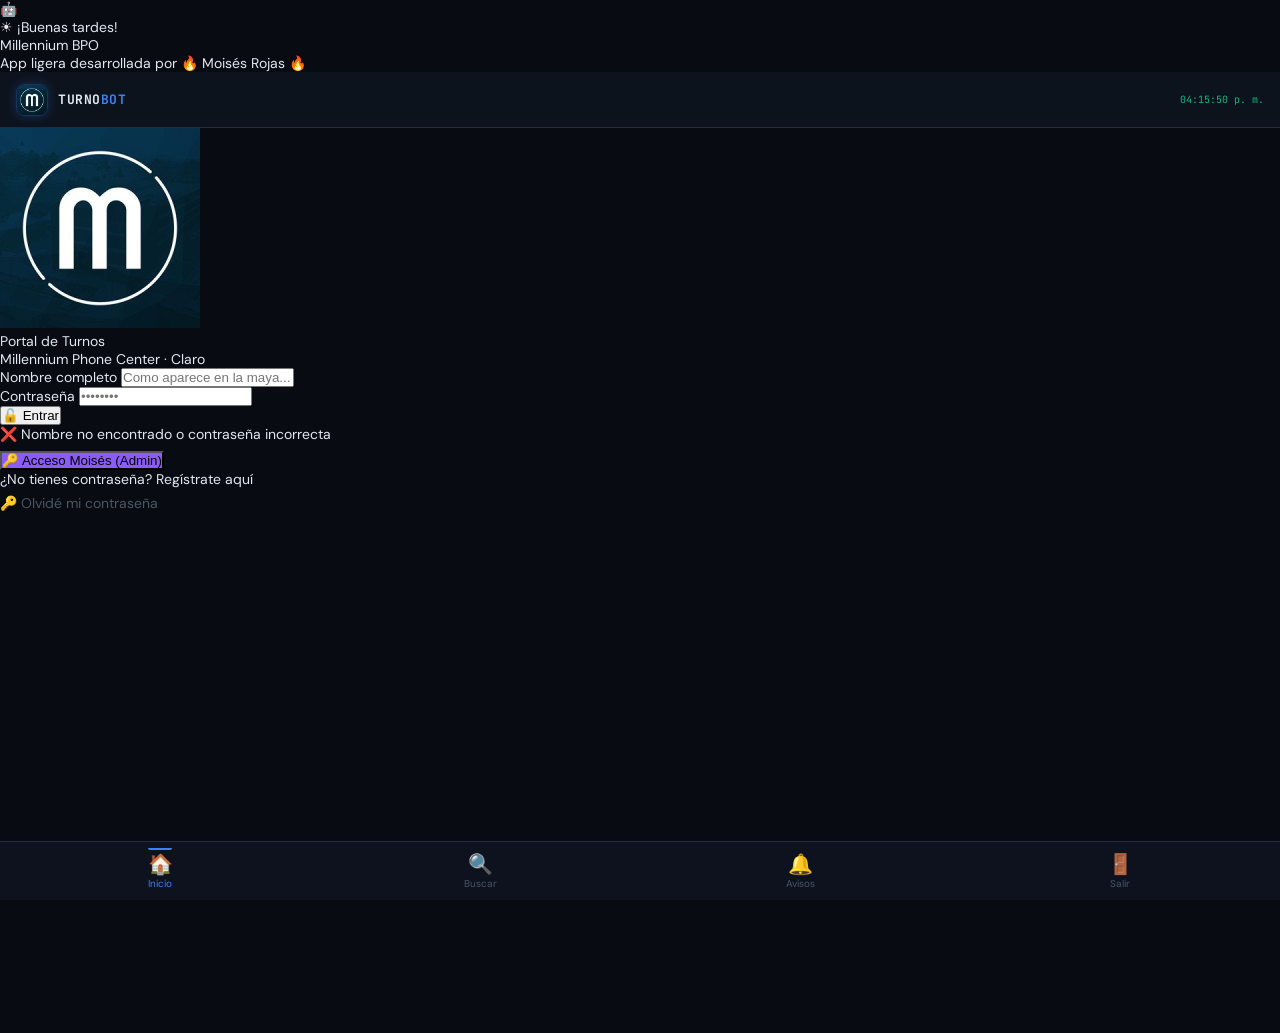
<file: index.html>
<!DOCTYPE html>
<html lang="es">
<head>
<meta charset="UTF-8">
<meta http-equiv="Cache-Control" content="no-cache, no-store, must-revalidate">
<meta http-equiv="Pragma" content="no-cache">
<link rel="manifest" href="/milleapp/manifest.json">
<meta name="viewport" content="width=device-width, initial-scale=1.0, maximum-scale=1.0">
<title>TurnoBot · Maya 11/05/2026 — 16/05/2026</title>
<link href="https://fonts.googleapis.com/css2?family=DM+Sans:wght@300;400;500;600;700&family=JetBrains+Mono:wght@400;600;700&display=swap" rel="stylesheet">
<style>
:root {
  --bg:#080b11;
  --sur:#0f1420;
  --sur2:#161c2e;
  --sur3:#1d2438;
  --bor:#232b40;
  --bor2:#2d3751;
  --acc:#3b82f6;
  --acc2:#1d4ed8;
  --grn:#10b981;
  --amb:#f59e0b;
  --red:#ef4444;
  --pur:#8b5cf6;
  --gold:#fbbf24;
  --tx:#e2e8f0;
  --tx2:#94a3b8;
  --tx3:#4b5563;
  --mono:'JetBrains Mono',monospace;
  --sans:'DM Sans',system-ui,sans-serif;
  --r:12px;
  --glow-blue: 0 0 20px rgba(59,130,246,.25);
  --glow-green: 0 0 20px rgba(16,185,129,.25);
  --glow-gold: 0 0 20px rgba(251,191,36,.25);
}
*{margin:0;padding:0;box-sizing:border-box}
html{scroll-behavior:smooth}
body{background:var(--bg);color:var(--tx);font-family:var(--sans);font-size:14px;min-height:100vh}

/* ─── ANIMATIONS ─── */
@keyframes fadeUp{from{opacity:0;transform:translateY(12px)}to{opacity:1;transform:translateY(0)}}
@keyframes pulse{0%,100%{opacity:1}50%{opacity:.55}}
@keyframes shimmer{0%{background-position:-200% center}100%{background-position:200% center}}
@keyframes spin{to{transform:rotate(360deg)}}
@keyframes glow{0%,100%{box-shadow:0 0 8px rgba(59,130,246,.3)}50%{box-shadow:0 0 24px rgba(59,130,246,.6)}}
@keyframes float{0%,100%{transform:translateY(0)}50%{transform:translateY(-4px)}}
@keyframes rankIn{from{opacity:0;transform:translateX(-16px)}to{opacity:1;transform:translateX(0)}}
@keyframes dot{0%,80%,100%{transform:scale(.5);opacity:.3}40%{transform:scale(1);opacity:1}}

.stab:hover:not(.active){color:var(--tx2);border-color:var(--bor)}

/* ─── SCREEN SYSTEM ─── */
.screen{display:none;min-height:calc(100vh - 54px)}
.screen.active{display:block;animation:fadeUp .3s ease}

/* ═══════════════════════════════════════════
   HEADER
═══════════════════════════════════════════ */
.app-header{background:rgba(15,20,32,.9);backdrop-filter:blur(16px);border-bottom:1px solid var(--bor);padding:0 16px;display:flex;align-items:center;justify-content:space-between;height:56px;position:sticky;top:0;z-index:200}
.logo-area{display:flex;align-items:center;gap:10px}
.logo-img{width:32px;height:32px;border-radius:8px;object-fit:cover;border:1px solid rgba(59,130,246,.3);box-shadow:0 0 12px rgba(59,130,246,.25);animation:glow 3s ease infinite}
.logo-name{font-family:var(--mono);font-size:13px;font-weight:700;color:var(--tx);letter-spacing:.5px}
.logo-name span{color:var(--acc)}
.hdr-user{display:flex;align-items:center;gap:8px}
.hdr-avatar{width:30px;height:30px;border-radius:50%;background:linear-gradient(135deg,var(--acc),var(--pur));display:flex;align-items:center;justify-content:center;font-size:11px;font-weight:700;color:#fff;border:1.5px solid rgba(139,92,246,.4);cursor:pointer}
.hdr-time{font-family:var(--mono);font-size:10px;color:var(--tx2);text-align:right;line-height:1.6}
.hdr-time .live{color:var(--grn)}

/* ═══════════════════════════════════════════
   SCREEN: HOME
═══════════════════════════════════════════ */
#s-home{padding:20px 16px 80px;background:radial-gradient(ellipse at top, rgba(59,130,246,.06) 0%, transparent 60%)}

.welcome-hero{padding:8px 0 20px;animation:fadeUp .4s ease}
.wh-greeting{font-size:12px;color:var(--tx3);font-family:var(--mono);letter-spacing:1px;text-transform:uppercase;margin-bottom:4px}
.wh-name{font-size:22px;font-weight:700;margin-bottom:6px}
.wh-name .fire{background:linear-gradient(90deg,#ff8c00,#ffd700,#ff4500);-webkit-background-clip:text;-webkit-text-fill-color:transparent;background-clip:text;background-size:200%;animation:shimmer 3s linear infinite}
.wh-badge{display:inline-flex;align-items:center;gap:6px;background:rgba(16,185,129,.1);border:1px solid rgba(16,185,129,.25);border-radius:20px;padding:4px 12px;font-size:11px;color:var(--grn);font-family:var(--mono)}
.wh-dot{width:6px;height:6px;border-radius:50%;background:var(--grn);animation:pulse 2s infinite}

/* STATS STRIP */
.stats-strip{display:grid;grid-template-columns:repeat(3,1fr);gap:8px;margin-bottom:20px;animation:fadeUp .45s ease}
.stat-card{background:var(--sur);border:1px solid var(--bor);border-radius:var(--r);padding:14px 10px;text-align:center;position:relative;overflow:hidden;transition:border-color .2s}
.stat-card::after{content:'';position:absolute;inset:0;border-radius:var(--r);opacity:0;transition:opacity .2s}
.stat-card.blue{border-color:rgba(59,130,246,.2)}
.stat-card.blue::after{background:radial-gradient(circle at center, rgba(59,130,246,.07),transparent 70%);opacity:1}
.stat-card.green{border-color:rgba(16,185,129,.2)}
.stat-card.green::after{background:radial-gradient(circle at center, rgba(16,185,129,.07),transparent 70%);opacity:1}
.stat-card.gold{border-color:rgba(251,191,36,.2)}
.stat-card.gold::after{background:radial-gradient(circle at center, rgba(251,191,36,.07),transparent 70%);opacity:1}
.stat-val{font-family:var(--mono);font-size:22px;font-weight:700;position:relative;z-index:1}
.stat-val.blue{color:var(--acc)} .stat-val.green{color:var(--grn)} .stat-val.gold{color:var(--gold)}
.stat-lbl{font-size:10px;color:var(--tx3);margin-top:3px;letter-spacing:.5px;text-transform:uppercase;position:relative;z-index:1}

/* NOTIFICATION */
.notif-card{background:linear-gradient(135deg,rgba(245,158,11,.1),rgba(245,158,11,.04));border:1px solid rgba(245,158,11,.25);border-radius:var(--r);padding:12px 14px;margin-bottom:16px;display:flex;align-items:flex-start;gap:10px;animation:fadeUp .5s ease}
.nc-icon{font-size:18px;flex-shrink:0;animation:float 3s ease infinite}
.nc-body{flex:1}
.nc-title{font-size:12px;font-weight:600;color:var(--amb);margin-bottom:2px}
.nc-text{font-size:11px;color:var(--tx2);line-height:1.5}
.nc-time{font-size:10px;color:var(--tx3);margin-top:4px;font-family:var(--mono)}

/* RANKING CARD */
.section-title{font-size:10px;font-family:var(--mono);color:var(--tx3);letter-spacing:2px;text-transform:uppercase;margin-bottom:10px;display:flex;align-items:center;gap:8px}
.section-title::after{content:'';flex:1;height:1px;background:var(--bor)}
.ranking-card{background:var(--sur);border:1px solid var(--bor);border-radius:var(--r);overflow:hidden;margin-bottom:20px;animation:fadeUp .55s ease}
.ranking-head{padding:12px 14px;background:linear-gradient(135deg,rgba(251,191,36,.08),transparent);border-bottom:1px solid var(--bor);display:flex;align-items:center;justify-content:space-between}
.rh-title{font-size:13px;font-weight:600;display:flex;align-items:center;gap:6px}
.rh-badge{background:rgba(251,191,36,.15);color:var(--gold);border:1px solid rgba(251,191,36,.3);border-radius:10px;padding:2px 8px;font-family:var(--mono);font-size:9px;letter-spacing:1px}
.rank-item{display:flex;align-items:center;gap:10px;padding:10px 14px;border-bottom:1px solid rgba(255,255,255,.04);animation:rankIn .4s ease backwards}
.rank-item:last-child{border-bottom:none}
.rank-item:nth-child(1){animation-delay:.05s}
.rank-item:nth-child(2){animation-delay:.1s}
.rank-item:nth-child(3){animation-delay:.15s}
.rank-item:nth-child(4){animation-delay:.2s}
.rank-num{font-family:var(--mono);font-size:13px;font-weight:700;width:18px;text-align:center}
.rank-num.gold{color:var(--gold)} .rank-num.silver{color:#94a3b8} .rank-num.bronze{color:#c87941}
.rank-avatar{width:34px;height:34px;border-radius:50%;object-fit:cover;border:2px solid var(--bor);flex-shrink:0}
.rank-info{flex:1}
.rank-name{font-size:13px;font-weight:600;margin-bottom:1px}
.rank-meta{font-size:10px;color:var(--tx3);font-family:var(--mono)}
.rank-score{text-align:right}
.rank-pts{font-family:var(--mono);font-size:14px;font-weight:700;color:var(--acc)}
.rank-bar-wrap{width:60px;height:3px;background:var(--bor);border-radius:2px;margin-top:4px;overflow:hidden}
.rank-bar-fill{height:100%;border-radius:2px;background:linear-gradient(90deg,var(--acc),var(--pur))}
.rank-crown{font-size:14px;flex-shrink:0}

/* QUICK ACCESS */
.quick-grid{display:grid;grid-template-columns:repeat(2,1fr);gap:8px;margin-bottom:20px;animation:fadeUp .6s ease}
.qg-card{background:var(--sur);border:1px solid var(--bor);border-radius:var(--r);padding:14px;cursor:pointer;transition:all .2s;display:flex;align-items:center;gap:10px}
.qg-card:hover{border-color:var(--acc);box-shadow:var(--glow-blue);transform:translateY(-1px)}
.qg-icon{width:36px;height:36px;border-radius:9px;display:flex;align-items:center;justify-content:center;font-size:18px;flex-shrink:0}
.qg-icon.blue{background:rgba(59,130,246,.12);border:1px solid rgba(59,130,246,.2)}
.qg-icon.green{background:rgba(16,185,129,.12);border:1px solid rgba(16,185,129,.2)}
.qg-icon.amber{background:rgba(245,158,11,.12);border:1px solid rgba(245,158,11,.2)}
.qg-icon.pur{background:rgba(139,92,246,.12);border:1px solid rgba(139,92,246,.2)}
.qg-label{font-size:13px;font-weight:600}
.qg-sub{font-size:10px;color:var(--tx3);margin-top:1px}

/* ═══════════════════════════════════════════
   SCREEN: TURNO / PLANTILLA PREMIUM
═══════════════════════════════════════════ */
#s-turno{padding:16px 16px 80px}

.pl-nav{display:flex;align-items:center;gap:10px;margin-bottom:16px}
.back-btn{background:var(--sur2);border:1px solid var(--bor);color:var(--tx2);padding:7px 12px;border-radius:8px;cursor:pointer;font-size:12px;display:flex;align-items:center;gap:5px;transition:all .15s;font-family:var(--mono)}
.pl-nav-title{font-size:15px;font-weight:700}

/* PLANTILLA CARD */
.plantilla{background:var(--sur);border:1px solid var(--bor2);border-radius:16px;overflow:hidden;box-shadow:0 8px 32px rgba(0,0,0,.4);animation:fadeUp .35s ease}

.pl-head{padding:18px 18px 14px;position:relative;overflow:hidden}
.pl-head::before{content:'';position:absolute;inset:0;background:linear-gradient(135deg,rgba(29,78,216,.4) 0%,rgba(15,20,32,.9) 60%);pointer-events:none}
.pl-head-bg{position:absolute;inset:0;background-image:radial-gradient(circle at 80% 20%,rgba(59,130,246,.15) 0%,transparent 60%),radial-gradient(circle at 20% 80%,rgba(139,92,246,.1) 0%,transparent 50%)}
.pl-head-content{position:relative;z-index:1}

.pl-top-row{display:flex;align-items:center;justify-content:space-between;margin-bottom:12px}
.pl-profile{display:flex;align-items:center;gap:10px}
.pl-avatar{width:44px;height:44px;border-radius:50%;border:2px solid rgba(59,130,246,.5);object-fit:cover;box-shadow:0 0 16px rgba(59,130,246,.3),inset 0 0 0 2px rgba(255,255,255,.05)}
.pl-avatar-initials{width:44px;height:44px;border-radius:50%;border:2px solid rgba(59,130,246,.5);background:linear-gradient(135deg,var(--acc),var(--pur));display:flex;align-items:center;justify-content:center;font-size:15px;font-weight:700;color:#fff;box-shadow:0 0 16px rgba(59,130,246,.3)}
.pl-agent-info .pl-name{font-size:16px;font-weight:700;letter-spacing:-.2px}
.pl-agent-info .pl-role{font-size:11px;color:rgba(148,163,184,.7);font-family:var(--mono);margin-top:1px}
.pl-claro-logo{height:26px;width:auto;opacity:.9}

.pl-estado-row{display:flex;align-items:center;gap:8px;margin-bottom:10px}
.pl-estado-badge{display:inline-flex;align-items:center;gap:5px;padding:4px 10px;border-radius:20px;font-size:11px;font-weight:600}
.badge-green{background:rgba(16,185,129,.15);color:var(--grn);border:1px solid rgba(16,185,129,.3)}
.badge-amber{background:rgba(245,158,11,.15);color:var(--amb);border:1px solid rgba(245,158,11,.3)}
.badge-dot{width:6px;height:6px;border-radius:50%;animation:pulse 2s infinite}
.badge-dot.green{background:var(--grn)} .badge-dot.amber{background:var(--amb)}
.pl-fecha-chip{background:rgba(255,255,255,.06);border:1px solid rgba(255,255,255,.1);border-radius:6px;padding:3px 8px;font-family:var(--mono);font-size:10px;color:rgba(148,163,184,.8)}

/* HORAS BANNER */
.horas-banner{background:linear-gradient(135deg,rgba(16,185,129,.12),rgba(16,185,129,.04));border:1px solid rgba(16,185,129,.2);border-radius:10px;padding:12px 14px;display:flex;align-items:center;justify-content:space-between;margin-bottom:0}
.hb-left-col{font-size:11px;color:var(--tx2)}
.hb-hours{font-family:var(--mono);font-size:26px;font-weight:700;color:var(--grn);line-height:1;margin-top:2px}
.hb-prog-wrap{width:90px}
.hb-prog-label{font-size:10px;color:var(--tx3);text-align:right;margin-bottom:4px;font-family:var(--mono)}
.hb-prog-bar{height:5px;background:rgba(255,255,255,.06);border-radius:3px;overflow:hidden}
.hb-prog-fill{height:100%;border-radius:3px;background:linear-gradient(90deg,var(--grn),#34d399);width:82%}

/* BODY SECTIONS */
.pl-body{padding:14px 16px}
.sec-head{font-size:9px;font-family:var(--mono);color:var(--tx3);letter-spacing:2px;text-transform:uppercase;margin-bottom:8px;display:flex;align-items:center;gap:6px}
.sec-head::after{content:'';flex:1;height:1px;background:rgba(255,255,255,.04)}

.pl-row{display:flex;align-items:center;justify-content:space-between;padding:8px 0;border-bottom:1px solid rgba(255,255,255,.04)}
.pl-row:last-child{border-bottom:none}
.pl-key{font-size:12px;color:var(--tx2);display:flex;align-items:center;gap:7px}
.pl-val{font-family:var(--mono);font-size:12px;font-weight:600}
.pl-val.green{color:var(--grn)} .pl-val.red{color:var(--red)} .pl-val.amber{color:var(--amb)} .pl-val.blue{color:var(--acc)}

/* TIMELINE */
.timeline{position:relative;padding-left:20px;margin-top:4px}
.timeline::before{content:'';position:absolute;left:6px;top:6px;bottom:6px;width:1px;background:linear-gradient(to bottom,rgba(59,130,246,.4),rgba(139,92,246,.2),transparent)}
.tl-item{position:relative;margin-bottom:12px;padding-left:8px}
.tl-dot{position:absolute;left:-14px;top:4px;width:8px;height:8px;border-radius:50%;border:2px solid var(--bg)}
.tl-dot.grn{background:var(--grn);box-shadow:0 0 6px rgba(16,185,129,.5)}
.tl-dot.amb{background:var(--amb);box-shadow:0 0 6px rgba(245,158,11,.5)}
.tl-dot.red{background:var(--red);box-shadow:0 0 6px rgba(239,68,68,.5)}
.tl-dot.blue{background:var(--acc);box-shadow:0 0 6px rgba(59,130,246,.5)}
.tl-label{font-size:11px;color:var(--tx2);margin-bottom:1px}
.tl-time{font-family:var(--mono);font-size:14px;font-weight:700}

/* BREAKS COMPLIANCE */
.compliance-strip{display:grid;grid-template-columns:repeat(3,1fr);gap:6px;margin-top:8px}
.comp-item{background:var(--sur2);border:1px solid var(--bor);border-radius:8px;padding:8px;text-align:center}
.comp-icon{font-size:16px;margin-bottom:3px}
.comp-lbl{font-size:9px;color:var(--tx3);font-family:var(--mono);letter-spacing:.5px}
.comp-status{font-size:9px;font-weight:600;margin-top:2px}
.comp-status.ok{color:var(--grn)} .comp-status.miss{color:var(--red)} .comp-status.pend{color:var(--amb)}

/* ═══════════════════════════════════════════
   SCREEN: CHAT (PREVIEW)
═══════════════════════════════════════════ */
#s-chat{display:none;flex-direction:column;height:calc(100vh - 120px)}
#s-chat.active{display:flex}

.chat-header{background:var(--sur);border-bottom:1px solid var(--bor);padding:12px 16px;display:flex;align-items:center;gap:10px;flex-shrink:0}
.chat-h-back{background:none;border:none;color:var(--tx2);cursor:pointer;font-size:16px;padding:2px 6px}
.chat-h-title{font-size:14px;font-weight:700;flex:1}
.chat-h-online{display:flex;align-items:center;gap:4px;font-size:11px;color:var(--grn);font-family:var(--mono)}
.online-dot{width:7px;height:7px;border-radius:50%;background:var(--grn);animation:pulse 2s infinite;box-shadow:0 0 6px rgba(16,185,129,.5)}

/* ONLINE SIDEBAR */
.chat-body{display:flex;flex:1;overflow:hidden}
.online-bar{width:56px;background:var(--sur);border-right:1px solid var(--bor);padding:8px 6px;display:flex;flex-direction:column;gap:6px;overflow-y:auto;flex-shrink:0}
.online-avatar{width:40px;height:40px;border-radius:50%;display:flex;align-items:center;justify-content:center;font-size:12px;font-weight:700;color:#fff;position:relative;cursor:pointer;margin:0 auto}
.online-avatar.green-border{border:2px solid var(--grn);box-shadow:0 0 8px rgba(16,185,129,.3)}
.online-avatar img{width:100%;height:100%;border-radius:50%;object-fit:cover}
.online-status{position:absolute;bottom:-1px;right:-1px;width:10px;height:10px;border-radius:50%;background:var(--grn);border:2px solid var(--sur)}

/* MESSAGES */
.messages-area{flex:1;padding:12px;overflow-y:auto;display:flex;flex-direction:column;gap:10px;background:radial-gradient(ellipse at bottom right,rgba(59,130,246,.04),transparent 60%)}
.msg-row{display:flex;gap:8px;align-items:flex-end;animation:fadeUp .25s ease}
.msg-row.mine{flex-direction:row-reverse}
.msg-av{width:28px;height:28px;border-radius:50%;flex-shrink:0;font-size:10px;font-weight:700;color:#fff;display:flex;align-items:center;justify-content:center}
.msg-bubble{max-width:220px;padding:9px 12px;border-radius:14px;font-size:13px;line-height:1.45;position:relative}
.msg-bubble.them{background:var(--sur2);border:1px solid var(--bor);border-bottom-left-radius:4px;color:var(--tx)}
.msg-bubble.mine{background:linear-gradient(135deg,var(--acc),var(--acc2));border-bottom-right-radius:4px;color:#fff;border:none}
.msg-meta{font-size:10px;color:var(--tx3);margin-top:4px;font-family:var(--mono)}
.msg-row.mine .msg-meta{text-align:right}
.msg-sender{font-size:10px;font-weight:600;color:var(--acc);margin-bottom:3px;font-family:var(--mono)}

/* CHAT INPUT */
.chat-input-area{background:var(--sur);border-top:1px solid var(--bor);padding:10px 12px;display:flex;align-items:center;gap:8px;flex-shrink:0}
.chat-input{flex:1;background:var(--sur2);border:1px solid var(--bor);border-radius:20px;padding:10px 16px;color:var(--tx);font-size:13px;outline:none;font-family:var(--sans);transition:border-color .2s}
.chat-input:focus{border-color:var(--acc)}
.chat-input::placeholder{color:var(--tx3)}
.chat-send{width:38px;height:38px;border-radius:50%;background:var(--acc);border:none;color:#fff;font-size:16px;cursor:pointer;display:flex;align-items:center;justify-content:center;transition:all .2s;flex-shrink:0}
.chat-send:hover{background:var(--acc2);transform:scale(1.05)}

/* ═══════════════════════════════════════════
   SCREEN: PERFIL / FONDOS
═══════════════════════════════════════════ */
#s-perfil{padding:0 0 80px;overflow-y:auto}

.profile-bg{height:120px;position:relative;overflow:hidden;cursor:pointer}
.profile-bg-gradient{width:100%;height:100%;background:linear-gradient(135deg,#1e3a5f,#312e81);position:relative}
.profile-bg-img{width:100%;height:100%;object-fit:cover}
.profile-bg-edit{position:absolute;bottom:8px;right:10px;background:rgba(0,0,0,.5);backdrop-filter:blur(6px);border:1px solid rgba(255,255,255,.15);color:#fff;border-radius:6px;padding:4px 10px;font-size:10px;cursor:pointer;font-family:var(--mono)}

.profile-card{background:var(--sur);margin:0 16px;border:1px solid var(--bor);border-radius:var(--r);padding:16px;margin-top:-20px;position:relative;z-index:1;animation:fadeUp .35s ease}
.profile-top{display:flex;align-items:flex-end;justify-content:space-between;margin-bottom:12px}
.profile-avatar-wrap{position:relative}
.profile-avatar{width:64px;height:64px;border-radius:50%;border:3px solid var(--bg);object-fit:cover}
.profile-avatar-initials{width:64px;height:64px;border-radius:50%;border:3px solid var(--bg);background:linear-gradient(135deg,var(--acc),var(--pur));display:flex;align-items:center;justify-content:center;font-size:22px;font-weight:700;color:#fff}
.profile-online-badge{position:absolute;bottom:2px;right:2px;width:14px;height:14px;border-radius:50%;background:var(--grn);border:2px solid var(--sur);box-shadow:0 0 6px rgba(16,185,129,.5)}
.profile-edit-btn{background:var(--sur2);border:1px solid var(--bor);color:var(--tx);padding:7px 14px;border-radius:8px;font-size:12px;font-weight:500;cursor:pointer;transition:all .2s}
.profile-edit-btn:hover{border-color:var(--acc);color:var(--acc)}
.profile-name{font-size:18px;font-weight:700;margin-bottom:2px}
.profile-role{font-size:12px;color:var(--tx2);margin-bottom:10px}
.profile-stats{display:grid;grid-template-columns:repeat(3,1fr);gap:8px}
.ps-item{background:var(--sur2);border:1px solid var(--bor);border-radius:8px;padding:10px;text-align:center}
.ps-val{font-family:var(--mono);font-size:16px;font-weight:700}
.ps-lbl{font-size:10px;color:var(--tx3);margin-top:2px}

.bg-section{padding:16px}
.bg-grid{display:grid;grid-template-columns:repeat(3,1fr);gap:8px;margin-top:8px}
.bg-option{border-radius:10px;aspect-ratio:1;cursor:pointer;border:2px solid transparent;transition:all .2s;overflow:hidden;position:relative}
.bg-option.selected{border-color:var(--acc);box-shadow:0 0 12px rgba(59,130,246,.4)}
.bg-option::after{content:'✓';position:absolute;top:4px;right:4px;background:var(--acc);color:#fff;width:16px;height:16px;border-radius:50%;font-size:9px;display:flex;align-items:center;justify-content:center;opacity:0;transition:opacity .2s}
.bg-option.selected::after{opacity:1}
.bg-preview{width:100%;height:100%;object-fit:cover}

/* FONDOS OPCIONES (gradientes) */
.bg-g1{background:linear-gradient(135deg,#1e3a5f,#312e81)}
.bg-g2{background:linear-gradient(135deg,#064e3b,#065f46)}
.bg-g3{background:linear-gradient(135deg,#4c1d95,#1e1b4b)}
.bg-g4{background:linear-gradient(135deg,#7f1d1d,#991b1b)}
.bg-g5{background:linear-gradient(135deg,#1e40af,#0369a1)}
.bg-g6{background:linear-gradient(135deg,#0f172a,#1e293b)}

/* ═══════════════════════════════════════════
   SCREEN: ADMIN ESTILOS
═══════════════════════════════════════════ */
#s-admin{padding:16px 16px 80px}
.admin-section{background:var(--sur);border:1px solid var(--bor);border-radius:var(--r);margin-bottom:12px;overflow:hidden;animation:fadeUp .35s ease}
.admin-sec-head{padding:12px 14px;border-bottom:1px solid var(--bor);font-size:13px;font-weight:600;display:flex;align-items:center;gap:6px;background:linear-gradient(135deg,rgba(59,130,246,.05),transparent)}
.admin-body{padding:12px 14px}
.toggle-row{display:flex;align-items:center;justify-content:space-between;padding:8px 0;border-bottom:1px solid rgba(255,255,255,.04)}
.toggle-row:last-child{border-bottom:none}
.toggle-label{font-size:13px}
.toggle-sub{font-size:11px;color:var(--tx3);margin-top:1px}
.toggle-sw{width:44px;height:24px;border-radius:12px;background:var(--sur2);border:1px solid var(--bor);cursor:pointer;position:relative;transition:background .2s;flex-shrink:0}
.toggle-sw.on{background:var(--acc);border-color:var(--acc)}
.toggle-sw::after{content:'';position:absolute;width:18px;height:18px;border-radius:50%;background:#fff;top:2px;left:2px;transition:left .2s;box-shadow:0 1px 4px rgba(0,0,0,.3)}
.toggle-sw.on::after{left:22px}
.color-row{display:flex;align-items:center;justify-content:space-between;padding:8px 0;border-bottom:1px solid rgba(255,255,255,.04)}
.color-swatches{display:flex;gap:6px}
.color-swatch{width:24px;height:24px;border-radius:50%;cursor:pointer;border:2px solid transparent;transition:all .2s}
.color-swatch.active{border-color:#fff;transform:scale(1.15)}

/* ═══════════════════════════════════════════
   BOTTOM NAV
═══════════════════════════════════════════ */
.bottom-nav{background:rgba(15,20,32,.95);backdrop-filter:blur(16px);border-top:1px solid var(--bor);display:flex;padding:6px 0 4px;position:sticky;bottom:0;z-index:200}
.bn-item{flex:1;display:flex;flex-direction:column;align-items:center;padding:6px 4px;cursor:pointer;color:var(--tx3);font-size:10px;gap:3px;border:none;background:none;transition:color .15s;font-family:var(--sans);position:relative}
.bn-item.active{color:var(--acc)}
.bn-item.active::before{content:'';position:absolute;top:0;left:50%;transform:translateX(-50%);width:24px;height:2px;border-radius:0 0 2px 2px;background:var(--acc)}
.bn-icon{font-size:20px;line-height:1}
.bn-badge{position:absolute;top:4px;right:22%;width:14px;height:14px;border-radius:50%;background:var(--red);color:#fff;font-size:8px;font-weight:700;display:flex;align-items:center;justify-content:center;border:1.5px solid var(--bg)}

/* ─── UTILITY ─── */
.mb12{margin-bottom:12px}
.page-title{font-size:16px;font-weight:700;margin-bottom:4px}
.page-sub{font-size:12px;color:var(--tx2);margin-bottom:16px}

/* ═══════════════════════════════════════════
   LOGO ANIMATIONS
═══════════════════════════════════════════ */
@keyframes logoPulseGlow {
  0%,100% { box-shadow: 0 0 12px rgba(59,130,246,.3), 0 0 0 0 rgba(59,130,246,.15); }
  50%      { box-shadow: 0 0 24px rgba(59,130,246,.6), 0 0 0 6px rgba(59,130,246,.08); }
}
@keyframes claroGlow {
  0%,100% { filter: drop-shadow(0 0 6px rgba(220,38,38,.35)); transform: scale(1); }
  50%      { filter: drop-shadow(0 0 16px rgba(220,38,38,.65)); transform: scale(1.04); }
}
@keyframes millenniumFloat {
  0%,100% { transform: translateY(0) rotate(0deg); }
  33%      { transform: translateY(-5px) rotate(-1deg); }
  66%      { transform: translateY(-3px) rotate(1deg); }
}
@keyframes authSlideIn {
  from { opacity:0; transform: translateY(24px) scale(.97); }
  to   { opacity:1; transform: translateY(0) scale(1); }
}
@keyframes dividerPulse {
  0%,100% { opacity:.3; height:30px; }
  50%      { opacity:.7; height:36px; }
}
@keyframes orbitRing {
  to { transform: rotate(360deg); }
}

/* MILLENNIUM logo in header: enhanced glow */
.logo-millennium {
  animation: logoPulseGlow 3s ease infinite;
  border-radius: 10px;
  border: 1.5px solid rgba(59,130,246,.4) !important;
}

/* CLARO logo in plantilla */
.claro-logo-anim {
  animation: claroGlow 2.5s ease infinite;
}

/* ═══════════════════════════════════════════
   AUTH SCREENS (LOGIN / REGISTER)
═══════════════════════════════════════════ */
.auth-screen {
  min-height: calc(100vh - 120px);
  display: flex;
  align-items: center;
  justify-content: center;
  position: relative;
  overflow: hidden;
  background: var(--bg);
  padding: 20px 16px 40px;
}
.auth-bg {
  position: absolute;
  inset: 0;
  pointer-events: none;
}
.auth-bg-glow1 {
  position: absolute;
  top: -60px; left: -60px;
  width: 280px; height: 280px;
  border-radius: 50%;
  background: radial-gradient(circle, rgba(59,130,246,.18), transparent 70%);
  animation: float 6s ease infinite;
}
.auth-bg-glow2 {
  position: absolute;
  bottom: -40px; right: -40px;
  width: 220px; height: 220px;
  border-radius: 50%;
  background: radial-gradient(circle, rgba(220,38,38,.14), transparent 70%);
  animation: float 8s ease infinite reverse;
}
.auth-content {
  position: relative;
  z-index: 1;
  width: 100%;
  max-width: 340px;
  animation: authSlideIn .5s ease;
}

/* LOGO PAIR */
.auth-logos {
  display: flex;
  align-items: center;
  justify-content: center;
  gap: 14px;
  margin-bottom: 20px;
}
.auth-logo-wrap {
  position: relative;
  display: flex;
  align-items: center;
  justify-content: center;
}
.auth-logo-img {
  border-radius: 14px;
  object-fit: cover;
}
.auth-logo-m {
  width: 56px;
  height: 56px;
  border: 2px solid rgba(59,130,246,.4);
  box-shadow: 0 0 20px rgba(59,130,246,.35);
  animation: millenniumFloat 4s ease infinite, logoPulseGlow 3s ease infinite;
}
.auth-logo-claro {
  width: 72px;
  height: auto;
  border-radius: 8px;
  animation: claroGlow 2.5s ease infinite;
}

/* Orbit ring around Millennium logo */
.millennium-logo-wrap::before {
  content: '';
  position: absolute;
  width: 72px; height: 72px;
  border-radius: 50%;
  border: 1.5px dashed rgba(59,130,246,.25);
  animation: orbitRing 8s linear infinite;
}
.millennium-logo-wrap::after {
  content: '';
  position: absolute;
  width: 80px; height: 80px;
  border-radius: 50%;
  border: 1px solid rgba(59,130,246,.1);
  animation: orbitRing 12s linear infinite reverse;
}

.auth-logo-divider {
  width: 1px;
  background: linear-gradient(to bottom, transparent, rgba(255,255,255,.2), transparent);
  animation: dividerPulse 3s ease infinite;
  align-self: stretch;
}

.auth-title {
  font-family: var(--mono);
  font-size: 24px;
  font-weight: 700;
  text-align: center;
  letter-spacing: 4px;
  color: var(--tx);
  background: linear-gradient(90deg, var(--acc), #60a5fa, var(--pur));
  -webkit-background-clip: text;
  -webkit-text-fill-color: transparent;
  background-clip: text;
  background-size: 200%;
  animation: shimmer 4s linear infinite;
  margin-bottom: 4px;
}
.auth-sub {
  font-size: 11px;
  color: var(--tx3);
  text-align: center;
  font-family: var(--mono);
  letter-spacing: 1.5px;
  text-transform: uppercase;
  margin-bottom: 24px;
}

.auth-card {
  background: var(--sur);
  border: 1px solid var(--bor2);
  border-radius: 18px;
  padding: 20px 18px;
  box-shadow: 0 20px 60px rgba(0,0,0,.5), 0 0 0 1px rgba(255,255,255,.04);
}

.auth-field { margin-bottom: 14px; }
.auth-field-label {
  font-size: 10px;
  font-family: var(--mono);
  color: var(--tx3);
  letter-spacing: 1px;
  text-transform: uppercase;
  margin-bottom: 5px;
}
.auth-input {
  width: 100%;
  background: var(--sur2);
  border: 1px solid var(--bor);
  border-radius: 10px;
  padding: 11px 14px;
  color: var(--tx);
  font-size: 13px;
  outline: none;
  font-family: var(--sans);
  transition: border-color .2s, box-shadow .2s;
}
.auth-input:focus {
  border-color: var(--acc);
  box-shadow: 0 0 0 3px rgba(59,130,246,.12);
}
.auth-input::placeholder { color: var(--tx3); }

.auth-btn {
  width: 100%;
  background: linear-gradient(135deg, var(--acc), var(--acc2));
  border: none;
  color: #fff;
  padding: 13px;
  border-radius: 12px;
  font-size: 14px;
  font-weight: 700;
  font-family: var(--mono);
  letter-spacing: 1px;
  cursor: pointer;
  display: flex;
  align-items: center;
  justify-content: center;
  gap: 8px;
  margin-top: 6px;
  transition: all .2s;
  box-shadow: 0 4px 20px rgba(59,130,246,.35);
}
.auth-btn:hover { transform: translateY(-1px); box-shadow: 0 6px 28px rgba(59,130,246,.5); }
.auth-btn-red {
  background: linear-gradient(135deg, #dc2626, #b91c1c);
  box-shadow: 0 4px 20px rgba(220,38,38,.35);
}
.auth-btn-red:hover { box-shadow: 0 6px 28px rgba(220,38,38,.5); }
.auth-btn-icon { font-size: 16px; }

.auth-link {
  text-align: center;
  margin-top: 14px;
  font-size: 12px;
  color: var(--tx3);
  cursor: pointer;
}
.auth-link span { color: var(--acc); font-weight: 600; }

.auth-footer {
  display: flex;
  align-items: center;
  justify-content: center;
  gap: 8px;
  margin-top: 20px;
  opacity: .5;
}
.auth-footer-logo {
  width: 18px;
  height: 18px;
  border-radius: 4px;
  object-fit: cover;
}
.auth-footer span {
  font-family: var(--mono);
  font-size: 9px;
  color: var(--tx3);
  letter-spacing: .5px;
}

</style>
</head>
<body>

<!-- SPLASH BIENVENIDA -->
<div id="splash-screen">
  <div id="splash-av" class="splash-avatar-default">🤖</div>
  <div class="splash-greeting" id="splash-greeting">¡Bienvenido!</div>
  <div class="splash-name" id="splash-uname"></div>
  <div class="splash-loader"><div class="splash-dot"></div><div class="splash-dot"></div><div class="splash-dot"></div></div>
  <div class="splash-footer">App ligera desarrollada por <span class="fire-name">🔥 Moisés Rojas 🔥</span></div>
</div>

<!-- LOADING OVERLAY -->
<div class="loading-overlay" id="loading-overlay">
  <div class="loading-spin"></div>
  <div class="loading-text">Cargando...</div>
</div>

<!-- HEADER -->
<header class="app-header" id="app-header">
  <div class="logo-area">
    <img class="logo-img" src="[data-uri]" alt="MPC">
    <div>
      <div class="logo-name">TURNO<span>BOT</span></div>
    </div>
  </div>
  <div style="display:flex;align-items:center;gap:10px">
    <div class="hdr-time" id="header-right"><span class="live" id="live-time">—</span></div>
    <div class="hdr-avatar" id="hdr-avatar" onclick="abrirCambiarPass()" style="display:none">??</div>
  </div>
</header>

<!-- ══════════════════ SCREEN: LOGIN ══════════════════ -->
<div class="screen" id="screen-login">
  <div class="login-wrap">
    <div class="login-logo">
      <img src="[data-uri]" alt="Millennium Phone Center">
    </div>
    <div class="login-title">Portal de Turnos</div>
    <div class="login-sub">Millennium Phone Center · Claro</div>
    <div class="login-card" id="login-card">
      <div class="field">
        <label>Nombre completo</label>
        <input type="text" id="login-nombre" placeholder="Como aparece en la maya..." autocomplete="name">
      </div>
      <div class="field">
        <label>Contraseña</label>
        <input type="password" id="login-pass" placeholder="••••••••" autocomplete="current-password">
      </div>
      <button class="btn-primary" onclick="doLogin()">🔓 Entrar</button>
      <div class="login-error" id="login-error">❌ Nombre no encontrado o contraseña incorrecta</div>
      <button class="btn-primary" onclick="loginMoi()" style="background:var(--pur);margin-top:8px">🔑 Acceso Moisés (Admin)</button>
  <div class="login-toggle">¿No tienes contraseña? <a onclick="showRegister()">Regístrate aquí</a></div>
  <div class="login-toggle" style="margin-top:6px"><a onclick="showRecover()" style="color:var(--tx3)">🔑 Olvidé mi contraseña</a></div>
    </div>
    <div class="login-card" id="register-card" style="display:none;margin-top:12px">
      <div style="font-size:13px;font-weight:600;margin-bottom:14px">📝 Crear cuenta</div>
      <div class="foto-upload-wrap">
        <div class="foto-preview" id="reg-foto-prev" onclick="document.getElementById('reg-foto-input').click()">📷</div>
        <div class="foto-lbl">Foto obligatoria (toca para subir)</div>
        <input type="file" id="reg-foto-input" accept="image/*" style="display:none" onchange="previewRegFoto(this)">
      </div>
      <div class="field">
        <label>Tu nombre (como en la maya)</label>
        <input type="text" id="reg-nombre" placeholder="APELLIDO NOMBRE...">
      </div>
      <div class="field">
        <label>Nombre completo real</label>
        <input type="text" id="reg-nombre-completo" placeholder="Nombre y apellidos completos">
      </div>
      <div class="field">
        <label>Celular</label>
        <input type="tel" id="reg-celular" placeholder="Ej: 3001234567">
      </div>
      <div class="field">
        <label>Correo electrónico</label>
        <input type="email" id="reg-correo" placeholder="Para recuperar tu contraseña">
      </div>
      <div class="field">
        <label>Elige una contraseña</label>
        <input type="password" id="reg-pass" placeholder="Mínimo 4 caracteres">
      </div>
      <div class="field">
        <label>Confirmar contraseña</label>
        <input type="password" id="reg-pass2" placeholder="Repite la contraseña">
      </div>
      <button class="btn-primary" onclick="doRegister()">✅ Registrarme</button>
      <div class="login-error" id="reg-error"></div>
      <div class="login-toggle"><a onclick="showLogin()">← Volver al inicio de sesión</a></div>
    </div>
  </div>
</div>

<!-- MODAL: CAMBIAR CONTRASEÑA -->
<div class="modal-overlay" id="modal-cambiar-pass" style="display:none">
  <div class="modal-box">
    <button class="modal-close-btn" onclick="document.getElementById('modal-cambiar-pass').style.display='none'">✕</button>
    <div class="modal-title">🔐 Cambiar contraseña</div>
    <div class="field"><label>Contraseña actual</label><input type="password" id="cp-actual" placeholder="••••••••"></div>
    <div class="field"><label>Nueva contraseña</label><input type="password" id="cp-nueva" placeholder="Mínimo 4 caracteres"></div>
    <div class="field"><label>Confirmar nueva</label><input type="password" id="cp-nueva2" placeholder="Repite la nueva contraseña"></div>
    <button class="btn-primary" onclick="doCambiarPass()">💾 Guardar nueva contraseña</button>
    <div class="modal-msg" id="cp-msg"></div>
  </div>
</div>

<!-- MODAL: RECUPERAR CONTRASEÑA -->
<div class="modal-overlay" id="modal-recover" style="display:none">
  <div class="modal-box">
    <button class="modal-close-btn" onclick="document.getElementById('modal-recover').style.display='none'">✕</button>
    <div class="modal-title">📧 Recuperar contraseña</div>
    <div id="recover-step1">
      <div class="field"><label>Tu nombre (como en la maya)</label><input type="text" id="rec-nombre" placeholder="APELLIDO NOMBRE..."></div>
      <button class="btn-primary" onclick="doSolicitarToken()">📨 Enviar token a mi correo</button>
      <div class="modal-msg" id="rec-msg1"></div>
    </div>
    <div id="recover-step2" style="display:none">
      <p style="font-size:12px;color:var(--tx2);margin-bottom:12px">Ingresa el token de 6 dígitos que recibiste en tu correo:</p>
      <div class="field"><label>Token</label><input type="text" id="rec-token" placeholder="123456" maxlength="6" inputmode="numeric"></div>
      <div class="field"><label>Nueva contraseña</label><input type="password" id="rec-nueva" placeholder="Mínimo 4 caracteres"></div>
      <button class="btn-primary" onclick="doResetPass()">✅ Restablecer contraseña</button>
      <div class="modal-msg" id="rec-msg2"></div>
    </div>
  </div>
</div>

<!-- ══════════════════ SCREEN: HOME ══════════════════ -->
<div class="screen" id="screen-home">
  <div id="notif-container"></div>

    <div class="welcome-hero">
      <div class="wh-greeting" id="wh-greeting">¡Hola!</div>
      <div class="wh-name"><span class="fire" id="wh-name">—</span></div>
      <div class="wh-badge" id="maya-badge"><span class="wh-dot"></span><span id="home-sub">Maya</span></div>
    </div>


    <!-- BUSCADOR -->
    <div class="search-wrap" id="search-wrap" style="margin-bottom:16px">
      <input class="search-input" id="search-input" type="text" placeholder="🔍 Escribe tu nombre..." autocomplete="off" oninput="onSearch(this.value)">
      <button class="search-btn" onclick="doSearch()">→</button>
      <div class="suggestions" id="suggestions" style="display:none"></div>
    </div>

    <!-- STATS -->
    <div class="stats-strip">
      <div class="stat-card blue">
        <div class="stat-val blue" id="stat-total">38</div>
        <div class="stat-lbl">Asesores</div>
      </div>
      <div class="stat-card green">
        <div class="stat-val green" id="stat-hoy">—</div>
        <div class="stat-lbl">Activos hoy</div>
      </div>
      <div class="stat-card gold">
        <div class="stat-val gold">6</div>
        <div class="stat-lbl">Días maya</div>
      </div>
    </div>

    <!-- NOTIFICACIÓN -->
    <div class="notif-card">
      <div class="nc-icon">🔔</div>
      <div class="nc-body">
        <div class="nc-title">Break próximo</div>
        <div class="nc-text">Tu break de 15 min comienza en 12 minutos. Coordina con tu supervisor.</div>
        <div class="nc-time">Hace 3 min · Break 1</div>
      </div>
    </div>

    <!-- RANKING -->
    <div class="section-title">🏆 ranking semanal</div>
    <div class="ranking-card">
      <div class="ranking-head">
        <div class="rh-title">🏅 Top Asesores</div>
        <div class="rh-badge">SEMANA MAYA</div>
      </div>
      <div class="rank-item">
        <div class="rank-crown">👑</div>
        <div class="rank-num gold">1</div>
        <div class="rank-avatar" style="background:linear-gradient(135deg,#f59e0b,#d97706);display:flex;align-items:center;justify-content:center;font-size:13px;font-weight:700;color:#fff;">LG</div>
        <div class="rank-info">
          <div class="rank-name">Luis García</div>
          <div class="rank-meta">100% breaks · 0 tardanzas</div>
        </div>
        <div class="rank-score">
          <div class="rank-pts">98</div>
          <div class="rank-bar-wrap"><div class="rank-bar-fill" style="width:98%"></div></div>
        </div>
      </div>
      <div class="rank-item">
        <div class="rank-crown" style="opacity:0">.</div>
        <div class="rank-num silver">2</div>
        <div class="rank-avatar" style="background:linear-gradient(135deg,var(--acc),var(--pur));display:flex;align-items:center;justify-content:center;font-size:13px;font-weight:700;color:#fff;">MR</div>
        <div class="rank-info">
          <div class="rank-name">Moisés Rojas</div>
          <div class="rank-meta">98% breaks · 1 tardanza</div>
        </div>
        <div class="rank-score">
          <div class="rank-pts" style="color:var(--tx2)">94</div>
          <div class="rank-bar-wrap"><div class="rank-bar-fill" style="width:94%"></div></div>
        </div>
      </div>
      <div class="rank-item">
        <div class="rank-crown" style="opacity:0">.</div>
        <div class="rank-num bronze">3</div>
        <div class="rank-avatar" style="background:linear-gradient(135deg,#10b981,#059669);display:flex;align-items:center;justify-content:center;font-size:13px;font-weight:700;color:#fff;">AP</div>
        <div class="rank-info">
          <div class="rank-name">Ana Pérez</div>
          <div class="rank-meta">95% breaks · 0 tardanzas</div>
        </div>
        <div class="rank-score">
          <div class="rank-pts" style="color:var(--tx2)">91</div>
          <div class="rank-bar-wrap"><div class="rank-bar-fill" style="width:91%"></div></div>
        </div>
      </div>
      <div class="rank-item">
        <div class="rank-crown" style="opacity:0">.</div>
        <div class="rank-num" style="color:var(--tx3)">4</div>
        <div class="rank-avatar" style="background:linear-gradient(135deg,#8b5cf6,#7c3aed);display:flex;align-items:center;justify-content:center;font-size:13px;font-weight:700;color:#fff;">KT</div>
        <div class="rank-info">
          <div class="rank-name">Karen Torres</div>
          <div class="rank-meta">90% breaks · 2 tardanzas</div>
        </div>
        <div class="rank-score">
          <div class="rank-pts" style="color:var(--tx3)">87</div>
          <div class="rank-bar-wrap"><div class="rank-bar-fill" style="width:87%;background:var(--pur)"></div></div>
        </div>
      </div>
    </div>

    <!-- QUICK ACCESS -->
    <div class="section-title">acceso rápido</div>
    <div class="quick-grid">
      <div class="qg-card">
        <div class="qg-icon blue">📅</div>
        <div>
          <div class="qg-label">Mi Turno</div>
          <div class="qg-sub">Ver hoy</div>
        </div>
      </div>
      <div class="qg-card">
        <div class="qg-icon green">💬</div>
        <div>
          <div class="qg-label">Chat</div>
          <div class="qg-sub">14 online</div>
        </div>
      </div>
      <div class="qg-card">
        <div class="qg-icon amber">📋</div>
        <div>
          <div class="qg-label">Maya</div>
          <div class="qg-sub">11–16 May</div>
        </div>
      </div>
      <div class="qg-card">
        <div class="qg-icon pur">👤</div>
        <div>
          <div class="qg-label">Perfil</div>
          <div class="qg-sub">Mi cuenta</div>
        </div>
      </div>
    </div>
  </div>

  <!-- ══════ SCREEN: TURNO (PLANTILLA PREMIUM) ══════ -->
  
<!-- ══════════════════ SCREEN: DATE PICKER ══════════════════ -->
<div class="screen" id="screen-datepicker">
  <div class="dp-header">
    <button class="back-btn" onclick="goBack()">← Volver</button>
    <div>
      <div class="dp-title" id="dp-title">Selecciona un día</div>
      <div class="dp-sub">Toca el día que quieres consultar</div>
    </div>
  </div>
  <div class="person-banner" id="person-banner"></div>
  <div class="days-grid" id="days-grid"></div>
  <div class="tabs">
    <div class="tab active" onclick="switchDpTab(this,'dp-dias')">📅 Por día</div>
    <div class="tab" onclick="switchDpTab(this,'dp-semana')">📊 Semana completa</div>
  </div>
  <div id="dp-dias"></div>
  <div id="dp-semana" class="section-hidden"></div>
</div>

<!-- ══════════════════ SCREEN: TURNO DETAIL ══════════════════ -->
<div class="screen" id="screen-turno">
  <div class="tc-nav">
    <button class="back-btn" onclick="goBack()">← Volver</button>
    <div class="tc-nav-left" id="tc-day-nav"></div>
  </div>
  <div class="tc-wrapper" id="turno-content"></div>
</div>

<!-- BOTTOM NAV (solo asesor) -->
<nav class="bottom-nav">
  <button class="bn-item active" id="bn-home" onclick="showScreen('screen-home');
  // Update header avatar
  const av = document.getElementById('hdr-avatar');
  if(av){
    av.textContent = initials(session.nombre||'?');
    av.style.display = 'flex';
  }setNav('bn-home')">
    <span class="bn-icon">🏠</span>Inicio
  </button>
  <button class="bn-item" id="bn-buscar" onclick="showScreen('screen-home');setNav('bn-buscar');document.getElementById('search-input').focus()">
    <span class="bn-icon">🔍</span>Buscar
  </button>
  <button class="bn-item" id="bn-notif" onclick="showNotifications()">
    <span class="bn-icon" id="notif-icon">🔔</span>Avisos
  </button>
  <button class="bn-item" id="bn-salir" onclick="doLogout()">
    <span class="bn-icon">🚪</span>Salir
  </button>
</nav>

<script>
const DATA = [{"fecha":"11/05/2026","estado":"ACTIVO","nombre":"ADRIANA ANILLO BOLÍVAR","entrada":"10:30","salida":"19:00","break1":"12:00","break2":"17:00","almuerzo":"13:30","horas":7.5,"entrada12":"10:30 AM","salida12":"7:00 PM","break1_12":"12:00 PM","break1_fin12":"12:15 PM","break2_12":"5:00 PM","break2_fin12":"5:15 PM","alm12":"1:30 PM","alm_fin12":"2:30 PM"},{"fecha":"12/05/2026","estado":"ACTIVO","nombre":"ADRIANA ANILLO BOLÍVAR","entrada":"10:30","salida":"19:00","break1":"12:15","break2":"17:20","almuerzo":"14:00","horas":7.5,"entrada12":"10:30 AM","salida12":"7:00 PM","break1_12":"12:15 PM","break1_fin12":"12:30 PM","break2_12":"5:20 PM","break2_fin12":"5:35 PM","alm12":"2:00 PM","alm_fin12":"3:00 PM"},{"fecha":"13/05/2026","estado":"ACTIVO","nombre":"ADRIANA ANILLO BOLÍVAR","entrada":"10:30","salida":"19:00","break1":"12:00","break2":"17:00","almuerzo":"13:30","horas":7.5,"entrada12":"10:30 AM","salida12":"7:00 PM","break1_12":"12:00 PM","break1_fin12":"12:15 PM","break2_12":"5:00 PM","break2_fin12":"5:15 PM","alm12":"1:30 PM","alm_fin12":"2:30 PM"},{"fecha":"14/05/2026","estado":"ACTIVO","nombre":"ADRIANA ANILLO BOLÍVAR","entrada":"10:30","salida":"19:00","break1":"12:00","break2":"17:00","almuerzo":"13:30","horas":7.5,"entrada12":"10:30 AM","salida12":"7:00 PM","break1_12":"12:00 PM","break1_fin12":"12:15 PM","break2_12":"5:00 PM","break2_fin12":"5:15 PM","alm12":"1:30 PM","alm_fin12":"2:30 PM"},{"fecha":"15/05/2026","estado":"ACTIVO","nombre":"ADRIANA ANILLO BOLÍVAR","entrada":"10:00","salida":"19:00","break1":"12:00","break2":"17:20","almuerzo":"13:30","horas":8,"entrada12":"10:00 AM","salida12":"7:00 PM","break1_12":"12:00 PM","break1_fin12":"12:15 PM","break2_12":"5:20 PM","break2_fin12":"5:35 PM","alm12":"1:30 PM","alm_fin12":"2:30 PM"},{"fecha":"16/05/2026","estado":"ACTIVO","nombre":"ADRIANA ANILLO BOLÍVAR","entrada":"08:00","salida":"15:00","break1":"09:15","break2":null,"almuerzo":"11:00","horas":6,"entrada12":"8:00 AM","salida12":"3:00 PM","break1_12":"9:15 AM","break1_fin12":"9:30 AM","break2_12":null,"break2_fin12":null,"alm12":"11:00 AM","alm_fin12":"12:00 PM"},{"fecha":"11/05/2026","estado":"ACTIVO","nombre":"ALEXANDRA HURTADO BARROSO","entrada":"08:00","salida":"16:30","break1":"09:40","break2":"14:15","almuerzo":"12:00","horas":7.5,"entrada12":"8:00 AM","salida12":"4:30 PM","break1_12":"9:40 AM","break1_fin12":"9:55 AM","break2_12":"2:15 PM","break2_fin12":"2:30 PM","alm12":"12:00 PM","alm_fin12":"1:00 PM"},{"fecha":"12/05/2026","estado":"ACTIVO","nombre":"ALEXANDRA HURTADO BARROSO","entrada":"08:00","salida":"16:30","break1":"09:40","break2":"14:15","almuerzo":"12:00","horas":7.5,"entrada12":"8:00 AM","salida12":"4:30 PM","break1_12":"9:40 AM","break1_fin12":"9:55 AM","break2_12":"2:15 PM","break2_fin12":"2:30 PM","alm12":"12:00 PM","alm_fin12":"1:00 PM"},{"fecha":"13/05/2026","estado":"ACTIVO","nombre":"ALEXANDRA HURTADO BARROSO","entrada":"08:00","salida":"16:30","break1":"09:40","break2":"14:15","almuerzo":"12:00","horas":7.5,"entrada12":"8:00 AM","salida12":"4:30 PM","break1_12":"9:40 AM","break1_fin12":"9:55 AM","break2_12":"2:15 PM","break2_fin12":"2:30 PM","alm12":"12:00 PM","alm_fin12":"1:00 PM"},{"fecha":"14/05/2026","estado":"ACTIVO","nombre":"ALEXANDRA HURTADO BARROSO","entrada":"08:00","salida":"16:30","break1":"09:40","break2":"14:15","almuerzo":"12:00","horas":7.5,"entrada12":"8:00 AM","salida12":"4:30 PM","break1_12":"9:40 AM","break1_fin12":"9:55 AM","break2_12":"2:15 PM","break2_fin12":"2:30 PM","alm12":"12:00 PM","alm_fin12":"1:00 PM"},{"fecha":"15/05/2026","estado":"ACTIVO","nombre":"ALEXANDRA HURTADO BARROSO","entrada":"08:00","salida":"17:00","break1":"09:30","break2":"14:15","almuerzo":"12:00","horas":8,"entrada12":"8:00 AM","salida12":"5:00 PM","break1_12":"9:30 AM","break1_fin12":"9:45 AM","break2_12":"2:15 PM","break2_fin12":"2:30 PM","alm12":"12:00 PM","alm_fin12":"1:00 PM"},{"fecha":"16/05/2026","estado":"ACTIVO","nombre":"ALEXANDRA HURTADO BARROSO","entrada":"08:00","salida":"15:00","break1":"10:00","break2":null,"almuerzo":"12:30","horas":6,"entrada12":"8:00 AM","salida12":"3:00 PM","break1_12":"10:00 AM","break1_fin12":"10:15 AM","break2_12":null,"break2_fin12":null,"alm12":"12:30 PM","alm_fin12":"1:30 PM"},{"fecha":"11/05/2026","estado":"ACTIVO","nombre":"ANDREA CAROLINA AGUERO ARENAS","entrada":"10:30","salida":"19:00","break1":"12:15","break2":"17:20","almuerzo":"14:00","horas":7.5,"entrada12":"10:30 AM","salida12":"7:00 PM","break1_12":"12:15 PM","break1_fin12":"12:30 PM","break2_12":"5:20 PM","break2_fin12":"5:35 PM","alm12":"2:00 PM","alm_fin12":"3:00 PM"},{"fecha":"12/05/2026","estado":"ACTIVO","nombre":"ANDREA CAROLINA AGUERO ARENAS","entrada":"10:30","salida":"19:00","break1":"12:00","break2":"17:00","almuerzo":"13:30","horas":7.5,"entrada12":"10:30 AM","salida12":"7:00 PM","break1_12":"12:00 PM","break1_fin12":"12:15 PM","break2_12":"5:00 PM","break2_fin12":"5:15 PM","alm12":"1:30 PM","alm_fin12":"2:30 PM"},{"fecha":"13/05/2026","estado":"ACTIVO","nombre":"ANDREA CAROLINA AGUERO ARENAS","entrada":"10:30","salida":"19:00","break1":"12:15","break2":"17:20","almuerzo":"14:00","horas":7.5,"entrada12":"10:30 AM","salida12":"7:00 PM","break1_12":"12:15 PM","break1_fin12":"12:30 PM","break2_12":"5:20 PM","break2_fin12":"5:35 PM","alm12":"2:00 PM","alm_fin12":"3:00 PM"},{"fecha":"14/05/2026","estado":"ACTIVO","nombre":"ANDREA CAROLINA AGUERO ARENAS","entrada":"10:30","salida":"19:00","break1":"12:15","break2":"17:20","almuerzo":"14:00","horas":7.5,"entrada12":"10:30 AM","salida12":"7:00 PM","break1_12":"12:15 PM","break1_fin12":"12:30 PM","break2_12":"5:20 PM","break2_fin12":"5:35 PM","alm12":"2:00 PM","alm_fin12":"3:00 PM"},{"fecha":"15/05/2026","estado":"ACTIVO","nombre":"ANDREA CAROLINA AGUERO ARENAS","entrada":"10:00","salida":"19:00","break1":"12:15","break2":"17:00","almuerzo":"14:00","horas":8,"entrada12":"10:00 AM","salida12":"7:00 PM","break1_12":"12:15 PM","break1_fin12":"12:30 PM","break2_12":"5:00 PM","break2_fin12":"5:15 PM","alm12":"2:00 PM","alm_fin12":"3:00 PM"},{"fecha":"16/05/2026","estado":"ACTIVO","nombre":"ANDREA CAROLINA AGUERO ARENAS","entrada":"08:00","salida":"15:00","break1":"09:40","break2":null,"almuerzo":"11:30","horas":6,"entrada12":"8:00 AM","salida12":"3:00 PM","break1_12":"9:40 AM","break1_fin12":"9:55 AM","break2_12":null,"break2_fin12":null,"alm12":"11:30 AM","alm_fin12":"12:30 PM"},{"fecha":"11/05/2026","estado":"ACTIVO","nombre":"ANDREINA LUZ BOVEA LOPEZ","entrada":"10:30","salida":"19:00","break1":"12:00","break2":"17:00","almuerzo":"13:30","horas":7.5,"entrada12":"10:30 AM","salida12":"7:00 PM","break1_12":"12:00 PM","break1_fin12":"12:15 PM","break2_12":"5:00 PM","break2_fin12":"5:15 PM","alm12":"1:30 PM","alm_fin12":"2:30 PM"},{"fecha":"12/05/2026","estado":"ACTIVO","nombre":"ANDREINA LUZ BOVEA LOPEZ","entrada":"10:30","salida":"19:00","break1":"12:00","break2":"17:00","almuerzo":"13:30","horas":7.5,"entrada12":"10:30 AM","salida12":"7:00 PM","break1_12":"12:00 PM","break1_fin12":"12:15 PM","break2_12":"5:00 PM","break2_fin12":"5:15 PM","alm12":"1:30 PM","alm_fin12":"2:30 PM"},{"fecha":"13/05/2026","estado":"ACTIVO","nombre":"ANDREINA LUZ BOVEA LOPEZ","entrada":"10:30","salida":"19:00","break1":"12:00","break2":"17:00","almuerzo":"13:30","horas":7.5,"entrada12":"10:30 AM","salida12":"7:00 PM","break1_12":"12:00 PM","break1_fin12":"12:15 PM","break2_12":"5:00 PM","break2_fin12":"5:15 PM","alm12":"1:30 PM","alm_fin12":"2:30 PM"},{"fecha":"14/05/2026","estado":"ACTIVO","nombre":"ANDREINA LUZ BOVEA LOPEZ","entrada":"10:30","salida":"19:00","break1":"12:00","break2":"17:00","almuerzo":"13:30","horas":7.5,"entrada12":"10:30 AM","salida12":"7:00 PM","break1_12":"12:00 PM","break1_fin12":"12:15 PM","break2_12":"5:00 PM","break2_fin12":"5:15 PM","alm12":"1:30 PM","alm_fin12":"2:30 PM"},{"fecha":"15/05/2026","estado":"ACTIVO","nombre":"ANDREINA LUZ BOVEA LOPEZ","entrada":"10:00","salida":"19:00","break1":"12:00","break2":"17:20","almuerzo":"13:30","horas":8,"entrada12":"10:00 AM","salida12":"7:00 PM","break1_12":"12:00 PM","break1_fin12":"12:15 PM","break2_12":"5:20 PM","break2_fin12":"5:35 PM","alm12":"1:30 PM","alm_fin12":"2:30 PM"},{"fecha":"16/05/2026","estado":"ACTIVO","nombre":"ANDREINA LUZ BOVEA LOPEZ","entrada":"08:00","salida":"15:00","break1":"09:40","break2":null,"almuerzo":"11:30","horas":6,"entrada12":"8:00 AM","salida12":"3:00 PM","break1_12":"9:40 AM","break1_fin12":"9:55 AM","break2_12":null,"break2_fin12":null,"alm12":"11:30 AM","alm_fin12":"12:30 PM"},{"fecha":"11/05/2026","estado":"ACTIVO","nombre":"Angely Nicoll Valdes Castro","entrada":"10:30","salida":"19:00","break1":"12:00","break2":"17:00","almuerzo":"13:30","horas":7.5,"entrada12":"10:30 AM","salida12":"7:00 PM","break1_12":"12:00 PM","break1_fin12":"12:15 PM","break2_12":"5:00 PM","break2_fin12":"5:15 PM","alm12":"1:30 PM","alm_fin12":"2:30 PM"},{"fecha":"12/05/2026","estado":"ACTIVO","nombre":"Angely Nicoll Valdes Castro","entrada":"10:30","salida":"19:00","break1":"12:00","break2":"17:00","almuerzo":"13:30","horas":7.5,"entrada12":"10:30 AM","salida12":"7:00 PM","break1_12":"12:00 PM","break1_fin12":"12:15 PM","break2_12":"5:00 PM","break2_fin12":"5:15 PM","alm12":"1:30 PM","alm_fin12":"2:30 PM"},{"fecha":"13/05/2026","estado":"ACTIVO","nombre":"Angely Nicoll Valdes Castro","entrada":"10:30","salida":"19:00","break1":"12:00","break2":"17:00","almuerzo":"13:30","horas":7.5,"entrada12":"10:30 AM","salida12":"7:00 PM","break1_12":"12:00 PM","break1_fin12":"12:15 PM","break2_12":"5:00 PM","break2_fin12":"5:15 PM","alm12":"1:30 PM","alm_fin12":"2:30 PM"},{"fecha":"14/05/2026","estado":"ACTIVO","nombre":"Angely Nicoll Valdes Castro","entrada":"10:30","salida":"19:00","break1":"12:00","break2":"17:00","almuerzo":"13:30","horas":7.5,"entrada12":"10:30 AM","salida12":"7:00 PM","break1_12":"12:00 PM","break1_fin12":"12:15 PM","break2_12":"5:00 PM","break2_fin12":"5:15 PM","alm12":"1:30 PM","alm_fin12":"2:30 PM"},{"fecha":"15/05/2026","estado":"ACTIVO","nombre":"Angely Nicoll Valdes Castro","entrada":"10:00","salida":"19:00","break1":"12:00","break2":"17:20","almuerzo":"13:30","horas":8,"entrada12":"10:00 AM","salida12":"7:00 PM","break1_12":"12:00 PM","break1_fin12":"12:15 PM","break2_12":"5:20 PM","break2_fin12":"5:35 PM","alm12":"1:30 PM","alm_fin12":"2:30 PM"},{"fecha":"16/05/2026","estado":"ACTIVO","nombre":"Angely Nicoll Valdes Castro","entrada":"08:00","salida":"15:00","break1":"09:40","break2":null,"almuerzo":"11:30","horas":6,"entrada12":"8:00 AM","salida12":"3:00 PM","break1_12":"9:40 AM","break1_fin12":"9:55 AM","break2_12":null,"break2_fin12":null,"alm12":"11:30 AM","alm_fin12":"12:30 PM"},{"fecha":"11/05/2026","estado":"ACTIVO","nombre":"Anyeska Michell Arcon Gomez","entrada":"08:00","salida":"16:30","break1":"09:15","break2":"14:40","almuerzo":"12:30","horas":7.5,"entrada12":"8:00 AM","salida12":"4:30 PM","break1_12":"9:15 AM","break1_fin12":"9:30 AM","break2_12":"2:40 PM","break2_fin12":"2:55 PM","alm12":"12:30 PM","alm_fin12":"1:30 PM"},{"fecha":"12/05/2026","estado":"ACTIVO","nombre":"Anyeska Michell Arcon Gomez","entrada":"08:00","salida":"16:30","break1":"09:15","break2":"14:40","almuerzo":"12:30","horas":7.5,"entrada12":"8:00 AM","salida12":"4:30 PM","break1_12":"9:15 AM","break1_fin12":"9:30 AM","break2_12":"2:40 PM","break2_fin12":"2:55 PM","alm12":"12:30 PM","alm_fin12":"1:30 PM"},{"fecha":"13/05/2026","estado":"ACTIVO","nombre":"Anyeska Michell Arcon Gomez","entrada":"08:00","salida":"16:30","break1":"09:15","break2":"14:40","almuerzo":"12:30","horas":7.5,"entrada12":"8:00 AM","salida12":"4:30 PM","break1_12":"9:15 AM","break1_fin12":"9:30 AM","break2_12":"2:40 PM","break2_fin12":"2:55 PM","alm12":"12:30 PM","alm_fin12":"1:30 PM"},{"fecha":"14/05/2026","estado":"ACTIVO","nombre":"Anyeska Michell Arcon Gomez","entrada":"08:00","salida":"16:30","break1":"09:15","break2":"14:40","almuerzo":"12:30","horas":7.5,"entrada12":"8:00 AM","salida12":"4:30 PM","break1_12":"9:15 AM","break1_fin12":"9:30 AM","break2_12":"2:40 PM","break2_fin12":"2:55 PM","alm12":"12:30 PM","alm_fin12":"1:30 PM"},{"fecha":"15/05/2026","estado":"ACTIVO","nombre":"Anyeska Michell Arcon Gomez","entrada":"08:00","salida":"17:00","break1":"09:15","break2":"14:30","almuerzo":"12:30","horas":8,"entrada12":"8:00 AM","salida12":"5:00 PM","break1_12":"9:15 AM","break1_fin12":"9:30 AM","break2_12":"2:30 PM","break2_fin12":"2:45 PM","alm12":"12:30 PM","alm_fin12":"1:30 PM"},{"fecha":"16/05/2026","estado":"ACTIVO","nombre":"Anyeska Michell Arcon Gomez","entrada":"08:00","salida":"15:00","break1":"10:00","break2":null,"almuerzo":"12:30","horas":6,"entrada12":"8:00 AM","salida12":"3:00 PM","break1_12":"10:00 AM","break1_fin12":"10:15 AM","break2_12":null,"break2_fin12":null,"alm12":"12:30 PM","alm_fin12":"1:30 PM"},{"fecha":"11/05/2026","estado":"ACTIVO","nombre":"BRIANIS MILETH TORRES MÁRQUEZ","entrada":"08:00","salida":"16:30","break1":"09:40","break2":"14:15","almuerzo":"12:00","horas":7.5,"entrada12":"8:00 AM","salida12":"4:30 PM","break1_12":"9:40 AM","break1_fin12":"9:55 AM","break2_12":"2:15 PM","break2_fin12":"2:30 PM","alm12":"12:00 PM","alm_fin12":"1:00 PM"},{"fecha":"12/05/2026","estado":"ACTIVO","nombre":"BRIANIS MILETH TORRES MÁRQUEZ","entrada":"08:00","salida":"16:30","break1":"09:40","break2":"14:15","almuerzo":"12:00","horas":7.5,"entrada12":"8:00 AM","salida12":"4:30 PM","break1_12":"9:40 AM","break1_fin12":"9:55 AM","break2_12":"2:15 PM","break2_fin12":"2:30 PM","alm12":"12:00 PM","alm_fin12":"1:00 PM"},{"fecha":"13/05/2026","estado":"ACTIVO","nombre":"BRIANIS MILETH TORRES MÁRQUEZ","entrada":"08:00","salida":"16:30","break1":"09:40","break2":"14:15","almuerzo":"12:00","horas":7.5,"entrada12":"8:00 AM","salida12":"4:30 PM","break1_12":"9:40 AM","break1_fin12":"9:55 AM","break2_12":"2:15 PM","break2_fin12":"2:30 PM","alm12":"12:00 PM","alm_fin12":"1:00 PM"},{"fecha":"14/05/2026","estado":"ACTIVO","nombre":"BRIANIS MILETH TORRES MÁRQUEZ","entrada":"08:00","salida":"16:30","break1":"09:40","break2":"14:15","almuerzo":"12:00","horas":7.5,"entrada12":"8:00 AM","salida12":"4:30 PM","break1_12":"9:40 AM","break1_fin12":"9:55 AM","break2_12":"2:15 PM","break2_fin12":"2:30 PM","alm12":"12:00 PM","alm_fin12":"1:00 PM"},{"fecha":"15/05/2026","estado":"ACTIVO","nombre":"BRIANIS MILETH TORRES MÁRQUEZ","entrada":"08:00","salida":"17:00","break1":"09:30","break2":"14:15","almuerzo":"12:00","horas":8,"entrada12":"8:00 AM","salida12":"5:00 PM","break1_12":"9:30 AM","break1_fin12":"9:45 AM","break2_12":"2:15 PM","break2_fin12":"2:30 PM","alm12":"12:00 PM","alm_fin12":"1:00 PM"},{"fecha":"16/05/2026","estado":"ACTIVO","nombre":"BRIANIS MILETH TORRES MÁRQUEZ","entrada":"08:00","salida":"15:00","break1":"09:15","break2":null,"almuerzo":"11:00","horas":6,"entrada12":"8:00 AM","salida12":"3:00 PM","break1_12":"9:15 AM","break1_fin12":"9:30 AM","break2_12":null,"break2_fin12":null,"alm12":"11:00 AM","alm_fin12":"12:00 PM"},{"fecha":"11/05/2026","estado":"ACTIVO","nombre":"CARLOS ENRIQUE GUZMAN JIMENEZ","entrada":"10:30","salida":"19:00","break1":"12:00","break2":"17:00","almuerzo":"13:30","horas":7.5,"entrada12":"10:30 AM","salida12":"7:00 PM","break1_12":"12:00 PM","break1_fin12":"12:15 PM","break2_12":"5:00 PM","break2_fin12":"5:15 PM","alm12":"1:30 PM","alm_fin12":"2:30 PM"},{"fecha":"12/05/2026","estado":"ACTIVO","nombre":"CARLOS ENRIQUE GUZMAN JIMENEZ","entrada":"10:30","salida":"19:00","break1":"12:00","break2":"17:00","almuerzo":"13:30","horas":7.5,"entrada12":"10:30 AM","salida12":"7:00 PM","break1_12":"12:00 PM","break1_fin12":"12:15 PM","break2_12":"5:00 PM","break2_fin12":"5:15 PM","alm12":"1:30 PM","alm_fin12":"2:30 PM"},{"fecha":"13/05/2026","estado":"ACTIVO","nombre":"CARLOS ENRIQUE GUZMAN JIMENEZ","entrada":"10:30","salida":"19:00","break1":"12:00","break2":"17:00","almuerzo":"13:30","horas":7.5,"entrada12":"10:30 AM","salida12":"7:00 PM","break1_12":"12:00 PM","break1_fin12":"12:15 PM","break2_12":"5:00 PM","break2_fin12":"5:15 PM","alm12":"1:30 PM","alm_fin12":"2:30 PM"},{"fecha":"14/05/2026","estado":"ACTIVO","nombre":"CARLOS ENRIQUE GUZMAN JIMENEZ","entrada":"10:30","salida":"19:00","break1":"12:00","break2":"17:00","almuerzo":"13:30","horas":7.5,"entrada12":"10:30 AM","salida12":"7:00 PM","break1_12":"12:00 PM","break1_fin12":"12:15 PM","break2_12":"5:00 PM","break2_fin12":"5:15 PM","alm12":"1:30 PM","alm_fin12":"2:30 PM"},{"fecha":"15/05/2026","estado":"ACTIVO","nombre":"CARLOS ENRIQUE GUZMAN JIMENEZ","entrada":"10:00","salida":"19:00","break1":"12:00","break2":"17:20","almuerzo":"13:30","horas":8,"entrada12":"10:00 AM","salida12":"7:00 PM","break1_12":"12:00 PM","break1_fin12":"12:15 PM","break2_12":"5:20 PM","break2_fin12":"5:35 PM","alm12":"1:30 PM","alm_fin12":"2:30 PM"},{"fecha":"16/05/2026","estado":"ACTIVO","nombre":"CARLOS ENRIQUE GUZMAN JIMENEZ","entrada":"08:00","salida":"15:00","break1":"09:40","break2":null,"almuerzo":"11:30","horas":6,"entrada12":"8:00 AM","salida12":"3:00 PM","break1_12":"9:40 AM","break1_fin12":"9:55 AM","break2_12":null,"break2_fin12":null,"alm12":"11:30 AM","alm_fin12":"12:30 PM"},{"fecha":"11/05/2026","estado":"ACTIVO","nombre":"CINDY PATRICIA ALVAREZ GUTIERREZ","entrada":"08:00","salida":"16:30","break1":"09:40","break2":"14:15","almuerzo":"12:00","horas":7.5,"entrada12":"8:00 AM","salida12":"4:30 PM","break1_12":"9:40 AM","break1_fin12":"9:55 AM","break2_12":"2:15 PM","break2_fin12":"2:30 PM","alm12":"12:00 PM","alm_fin12":"1:00 PM"},{"fecha":"12/05/2026","estado":"ACTIVO","nombre":"CINDY PATRICIA ALVAREZ GUTIERREZ","entrada":"08:00","salida":"16:30","break1":"09:40","break2":"14:15","almuerzo":"12:00","horas":7.5,"entrada12":"8:00 AM","salida12":"4:30 PM","break1_12":"9:40 AM","break1_fin12":"9:55 AM","break2_12":"2:15 PM","break2_fin12":"2:30 PM","alm12":"12:00 PM","alm_fin12":"1:00 PM"},{"fecha":"13/05/2026","estado":"ACTIVO","nombre":"CINDY PATRICIA ALVAREZ GUTIERREZ","entrada":"08:00","salida":"16:30","break1":"09:40","break2":"14:15","almuerzo":"12:00","horas":7.5,"entrada12":"8:00 AM","salida12":"4:30 PM","break1_12":"9:40 AM","break1_fin12":"9:55 AM","break2_12":"2:15 PM","break2_fin12":"2:30 PM","alm12":"12:00 PM","alm_fin12":"1:00 PM"},{"fecha":"14/05/2026","estado":"ACTIVO","nombre":"CINDY PATRICIA ALVAREZ GUTIERREZ","entrada":"08:00","salida":"16:30","break1":"09:40","break2":"14:15","almuerzo":"12:00","horas":7.5,"entrada12":"8:00 AM","salida12":"4:30 PM","break1_12":"9:40 AM","break1_fin12":"9:55 AM","break2_12":"2:15 PM","break2_fin12":"2:30 PM","alm12":"12:00 PM","alm_fin12":"1:00 PM"},{"fecha":"15/05/2026","estado":"ACTIVO","nombre":"CINDY PATRICIA ALVAREZ GUTIERREZ","entrada":"08:00","salida":"17:00","break1":"09:30","break2":"14:15","almuerzo":"12:00","horas":8,"entrada12":"8:00 AM","salida12":"5:00 PM","break1_12":"9:30 AM","break1_fin12":"9:45 AM","break2_12":"2:15 PM","break2_fin12":"2:30 PM","alm12":"12:00 PM","alm_fin12":"1:00 PM"},{"fecha":"16/05/2026","estado":"ACTIVO","nombre":"CINDY PATRICIA ALVAREZ GUTIERREZ","entrada":"08:00","salida":"15:00","break1":"09:40","break2":null,"almuerzo":"11:30","horas":6,"entrada12":"8:00 AM","salida12":"3:00 PM","break1_12":"9:40 AM","break1_fin12":"9:55 AM","break2_12":null,"break2_fin12":null,"alm12":"11:30 AM","alm_fin12":"12:30 PM"},{"fecha":"11/05/2026","estado":"ACTIVO","nombre":"Daniela Lucia Reales Martinez","entrada":"08:00","salida":"16:30","break1":"09:40","break2":"14:15","almuerzo":"12:00","horas":7.5,"entrada12":"8:00 AM","salida12":"4:30 PM","break1_12":"9:40 AM","break1_fin12":"9:55 AM","break2_12":"2:15 PM","break2_fin12":"2:30 PM","alm12":"12:00 PM","alm_fin12":"1:00 PM"},{"fecha":"12/05/2026","estado":"ACTIVO","nombre":"Daniela Lucia Reales Martinez","entrada":"08:00","salida":"16:30","break1":"09:40","break2":"14:15","almuerzo":"12:00","horas":7.5,"entrada12":"8:00 AM","salida12":"4:30 PM","break1_12":"9:40 AM","break1_fin12":"9:55 AM","break2_12":"2:15 PM","break2_fin12":"2:30 PM","alm12":"12:00 PM","alm_fin12":"1:00 PM"},{"fecha":"13/05/2026","estado":"ACTIVO","nombre":"Daniela Lucia Reales Martinez","entrada":"08:00","salida":"16:30","break1":"09:40","break2":"14:15","almuerzo":"12:00","horas":7.5,"entrada12":"8:00 AM","salida12":"4:30 PM","break1_12":"9:40 AM","break1_fin12":"9:55 AM","break2_12":"2:15 PM","break2_fin12":"2:30 PM","alm12":"12:00 PM","alm_fin12":"1:00 PM"},{"fecha":"14/05/2026","estado":"ACTIVO","nombre":"Daniela Lucia Reales Martinez","entrada":"08:00","salida":"16:30","break1":"09:40","break2":"14:15","almuerzo":"12:00","horas":7.5,"entrada12":"8:00 AM","salida12":"4:30 PM","break1_12":"9:40 AM","break1_fin12":"9:55 AM","break2_12":"2:15 PM","break2_fin12":"2:30 PM","alm12":"12:00 PM","alm_fin12":"1:00 PM"},{"fecha":"15/05/2026","estado":"ACTIVO","nombre":"Daniela Lucia Reales Martinez","entrada":"08:00","salida":"17:00","break1":"09:30","break2":"14:15","almuerzo":"12:00","horas":8,"entrada12":"8:00 AM","salida12":"5:00 PM","break1_12":"9:30 AM","break1_fin12":"9:45 AM","break2_12":"2:15 PM","break2_fin12":"2:30 PM","alm12":"12:00 PM","alm_fin12":"1:00 PM"},{"fecha":"16/05/2026","estado":"ACTIVO","nombre":"Daniela Lucia Reales Martinez","entrada":"08:00","salida":"15:00","break1":"09:15","break2":null,"almuerzo":"11:00","horas":6,"entrada12":"8:00 AM","salida12":"3:00 PM","break1_12":"9:15 AM","break1_fin12":"9:30 AM","break2_12":null,"break2_fin12":null,"alm12":"11:00 AM","alm_fin12":"12:00 PM"},{"fecha":"11/05/2026","estado":"ACTIVO","nombre":"Deimar Andres Escorcia Marquez","entrada":"10:30","salida":"19:00","break1":"12:15","break2":"17:20","almuerzo":"14:00","horas":7.5,"entrada12":"10:30 AM","salida12":"7:00 PM","break1_12":"12:15 PM","break1_fin12":"12:30 PM","break2_12":"5:20 PM","break2_fin12":"5:35 PM","alm12":"2:00 PM","alm_fin12":"3:00 PM"},{"fecha":"12/05/2026","estado":"ACTIVO","nombre":"Deimar Andres Escorcia Marquez","entrada":"10:30","salida":"19:00","break1":"12:15","break2":"17:20","almuerzo":"14:00","horas":7.5,"entrada12":"10:30 AM","salida12":"7:00 PM","break1_12":"12:15 PM","break1_fin12":"12:30 PM","break2_12":"5:20 PM","break2_fin12":"5:35 PM","alm12":"2:00 PM","alm_fin12":"3:00 PM"},{"fecha":"13/05/2026","estado":"ACTIVO","nombre":"Deimar Andres Escorcia Marquez","entrada":"10:30","salida":"19:00","break1":"12:15","break2":"17:20","almuerzo":"14:00","horas":7.5,"entrada12":"10:30 AM","salida12":"7:00 PM","break1_12":"12:15 PM","break1_fin12":"12:30 PM","break2_12":"5:20 PM","break2_fin12":"5:35 PM","alm12":"2:00 PM","alm_fin12":"3:00 PM"},{"fecha":"14/05/2026","estado":"ACTIVO","nombre":"Deimar Andres Escorcia Marquez","entrada":"10:30","salida":"19:00","break1":"12:15","break2":"17:20","almuerzo":"14:00","horas":7.5,"entrada12":"10:30 AM","salida12":"7:00 PM","break1_12":"12:15 PM","break1_fin12":"12:30 PM","break2_12":"5:20 PM","break2_fin12":"5:35 PM","alm12":"2:00 PM","alm_fin12":"3:00 PM"},{"fecha":"15/05/2026","estado":"ACTIVO","nombre":"Deimar Andres Escorcia Marquez","entrada":"10:00","salida":"19:00","break1":"12:15","break2":"17:00","almuerzo":"14:00","horas":8,"entrada12":"10:00 AM","salida12":"7:00 PM","break1_12":"12:15 PM","break1_fin12":"12:30 PM","break2_12":"5:00 PM","break2_fin12":"5:15 PM","alm12":"2:00 PM","alm_fin12":"3:00 PM"},{"fecha":"16/05/2026","estado":"ACTIVO","nombre":"Deimar Andres Escorcia Marquez","entrada":"08:00","salida":"15:00","break1":"09:15","break2":null,"almuerzo":"11:00","horas":6,"entrada12":"8:00 AM","salida12":"3:00 PM","break1_12":"9:15 AM","break1_fin12":"9:30 AM","break2_12":null,"break2_fin12":null,"alm12":"11:00 AM","alm_fin12":"12:00 PM"},{"fecha":"11/05/2026","estado":"ACTIVO","nombre":"Diosibel Maria Gonzalez Marchena","entrada":"10:30","salida":"19:00","break1":"12:00","break2":"17:00","almuerzo":"13:30","horas":7.5,"entrada12":"10:30 AM","salida12":"7:00 PM","break1_12":"12:00 PM","break1_fin12":"12:15 PM","break2_12":"5:00 PM","break2_fin12":"5:15 PM","alm12":"1:30 PM","alm_fin12":"2:30 PM"},{"fecha":"12/05/2026","estado":"ACTIVO","nombre":"Diosibel Maria Gonzalez Marchena","entrada":"10:30","salida":"19:00","break1":"12:00","break2":"17:00","almuerzo":"13:30","horas":7.5,"entrada12":"10:30 AM","salida12":"7:00 PM","break1_12":"12:00 PM","break1_fin12":"12:15 PM","break2_12":"5:00 PM","break2_fin12":"5:15 PM","alm12":"1:30 PM","alm_fin12":"2:30 PM"},{"fecha":"13/05/2026","estado":"ACTIVO","nombre":"Diosibel Maria Gonzalez Marchena","entrada":"10:30","salida":"19:00","break1":"12:00","break2":"17:00","almuerzo":"13:30","horas":7.5,"entrada12":"10:30 AM","salida12":"7:00 PM","break1_12":"12:00 PM","break1_fin12":"12:15 PM","break2_12":"5:00 PM","break2_fin12":"5:15 PM","alm12":"1:30 PM","alm_fin12":"2:30 PM"},{"fecha":"14/05/2026","estado":"ACTIVO","nombre":"Diosibel Maria Gonzalez Marchena","entrada":"10:30","salida":"19:00","break1":"12:00","break2":"17:00","almuerzo":"13:30","horas":7.5,"entrada12":"10:30 AM","salida12":"7:00 PM","break1_12":"12:00 PM","break1_fin12":"12:15 PM","break2_12":"5:00 PM","break2_fin12":"5:15 PM","alm12":"1:30 PM","alm_fin12":"2:30 PM"},{"fecha":"15/05/2026","estado":"ACTIVO","nombre":"Diosibel Maria Gonzalez Marchena","entrada":"10:00","salida":"19:00","break1":"12:00","break2":"17:20","almuerzo":"13:30","horas":8,"entrada12":"10:00 AM","salida12":"7:00 PM","break1_12":"12:00 PM","break1_fin12":"12:15 PM","break2_12":"5:20 PM","break2_fin12":"5:35 PM","alm12":"1:30 PM","alm_fin12":"2:30 PM"},{"fecha":"16/05/2026","estado":"ACTIVO","nombre":"Diosibel Maria Gonzalez Marchena","entrada":"08:00","salida":"15:00","break1":"09:40","break2":null,"almuerzo":"11:30","horas":6,"entrada12":"8:00 AM","salida12":"3:00 PM","break1_12":"9:40 AM","break1_fin12":"9:55 AM","break2_12":null,"break2_fin12":null,"alm12":"11:30 AM","alm_fin12":"12:30 PM"},{"fecha":"11/05/2026","estado":"ACTIVO","nombre":"ELIACID DAVID SANDOVAL PORRAS","entrada":"08:00","salida":"16:30","break1":"09:40","break2":"14:15","almuerzo":"12:00","horas":7.5,"entrada12":"8:00 AM","salida12":"4:30 PM","break1_12":"9:40 AM","break1_fin12":"9:55 AM","break2_12":"2:15 PM","break2_fin12":"2:30 PM","alm12":"12:00 PM","alm_fin12":"1:00 PM"},{"fecha":"12/05/2026","estado":"ACTIVO","nombre":"ELIACID DAVID SANDOVAL PORRAS","entrada":"08:00","salida":"16:30","break1":"09:40","break2":"14:15","almuerzo":"12:00","horas":7.5,"entrada12":"8:00 AM","salida12":"4:30 PM","break1_12":"9:40 AM","break1_fin12":"9:55 AM","break2_12":"2:15 PM","break2_fin12":"2:30 PM","alm12":"12:00 PM","alm_fin12":"1:00 PM"},{"fecha":"13/05/2026","estado":"ACTIVO","nombre":"ELIACID DAVID SANDOVAL PORRAS","entrada":"08:00","salida":"16:30","break1":"09:40","break2":"14:15","almuerzo":"12:00","horas":7.5,"entrada12":"8:00 AM","salida12":"4:30 PM","break1_12":"9:40 AM","break1_fin12":"9:55 AM","break2_12":"2:15 PM","break2_fin12":"2:30 PM","alm12":"12:00 PM","alm_fin12":"1:00 PM"},{"fecha":"14/05/2026","estado":"ACTIVO","nombre":"ELIACID DAVID SANDOVAL PORRAS","entrada":"08:00","salida":"16:30","break1":"09:40","break2":"14:15","almuerzo":"12:00","horas":7.5,"entrada12":"8:00 AM","salida12":"4:30 PM","break1_12":"9:40 AM","break1_fin12":"9:55 AM","break2_12":"2:15 PM","break2_fin12":"2:30 PM","alm12":"12:00 PM","alm_fin12":"1:00 PM"},{"fecha":"15/05/2026","estado":"ACTIVO","nombre":"ELIACID DAVID SANDOVAL PORRAS","entrada":"08:00","salida":"17:00","break1":"09:30","break2":"14:15","almuerzo":"12:00","horas":8,"entrada12":"8:00 AM","salida12":"5:00 PM","break1_12":"9:30 AM","break1_fin12":"9:45 AM","break2_12":"2:15 PM","break2_fin12":"2:30 PM","alm12":"12:00 PM","alm_fin12":"1:00 PM"},{"fecha":"16/05/2026","estado":"ACTIVO","nombre":"ELIACID DAVID SANDOVAL PORRAS","entrada":"08:00","salida":"15:00","break1":"09:15","break2":null,"almuerzo":"11:00","horas":6,"entrada12":"8:00 AM","salida12":"3:00 PM","break1_12":"9:15 AM","break1_fin12":"9:30 AM","break2_12":null,"break2_fin12":null,"alm12":"11:00 AM","alm_fin12":"12:00 PM"},{"fecha":"11/05/2026","estado":"ACTIVO","nombre":"EVERLIN SANDRY MORENO LOPEZ","entrada":"10:30","salida":"19:00","break1":"12:15","break2":"17:20","almuerzo":"14:00","horas":7.5,"entrada12":"10:30 AM","salida12":"7:00 PM","break1_12":"12:15 PM","break1_fin12":"12:30 PM","break2_12":"5:20 PM","break2_fin12":"5:35 PM","alm12":"2:00 PM","alm_fin12":"3:00 PM"},{"fecha":"12/05/2026","estado":"ACTIVO","nombre":"EVERLIN SANDRY MORENO LOPEZ","entrada":"10:30","salida":"19:00","break1":"12:15","break2":"17:20","almuerzo":"14:00","horas":7.5,"entrada12":"10:30 AM","salida12":"7:00 PM","break1_12":"12:15 PM","break1_fin12":"12:30 PM","break2_12":"5:20 PM","break2_fin12":"5:35 PM","alm12":"2:00 PM","alm_fin12":"3:00 PM"},{"fecha":"13/05/2026","estado":"ACTIVO","nombre":"EVERLIN SANDRY MORENO LOPEZ","entrada":"10:30","salida":"19:00","break1":"12:15","break2":"17:20","almuerzo":"14:00","horas":7.5,"entrada12":"10:30 AM","salida12":"7:00 PM","break1_12":"12:15 PM","break1_fin12":"12:30 PM","break2_12":"5:20 PM","break2_fin12":"5:35 PM","alm12":"2:00 PM","alm_fin12":"3:00 PM"},{"fecha":"14/05/2026","estado":"ACTIVO","nombre":"EVERLIN SANDRY MORENO LOPEZ","entrada":"10:30","salida":"19:00","break1":"12:15","break2":"17:20","almuerzo":"14:00","horas":7.5,"entrada12":"10:30 AM","salida12":"7:00 PM","break1_12":"12:15 PM","break1_fin12":"12:30 PM","break2_12":"5:20 PM","break2_fin12":"5:35 PM","alm12":"2:00 PM","alm_fin12":"3:00 PM"},{"fecha":"15/05/2026","estado":"ACTIVO","nombre":"EVERLIN SANDRY MORENO LOPEZ","entrada":"10:00","salida":"19:00","break1":"12:15","break2":"17:00","almuerzo":"14:00","horas":8,"entrada12":"10:00 AM","salida12":"7:00 PM","break1_12":"12:15 PM","break1_fin12":"12:30 PM","break2_12":"5:00 PM","break2_fin12":"5:15 PM","alm12":"2:00 PM","alm_fin12":"3:00 PM"},{"fecha":"16/05/2026","estado":"ACTIVO","nombre":"EVERLIN SANDRY MORENO LOPEZ","entrada":"08:00","salida":"15:00","break1":"09:40","break2":null,"almuerzo":"11:30","horas":6,"entrada12":"8:00 AM","salida12":"3:00 PM","break1_12":"9:40 AM","break1_fin12":"9:55 AM","break2_12":null,"break2_fin12":null,"alm12":"11:30 AM","alm_fin12":"12:30 PM"},{"fecha":"11/05/2026","estado":"ACTIVO","nombre":"GREY MAR NORIEGA ALGARIN","entrada":"08:00","salida":"16:30","break1":"09:15","break2":"14:40","almuerzo":"12:30","horas":7.5,"entrada12":"8:00 AM","salida12":"4:30 PM","break1_12":"9:15 AM","break1_fin12":"9:30 AM","break2_12":"2:40 PM","break2_fin12":"2:55 PM","alm12":"12:30 PM","alm_fin12":"1:30 PM"},{"fecha":"12/05/2026","estado":"ACTIVO","nombre":"GREY MAR NORIEGA ALGARIN","entrada":"08:00","salida":"16:30","break1":"09:15","break2":"14:40","almuerzo":"12:30","horas":7.5,"entrada12":"8:00 AM","salida12":"4:30 PM","break1_12":"9:15 AM","break1_fin12":"9:30 AM","break2_12":"2:40 PM","break2_fin12":"2:55 PM","alm12":"12:30 PM","alm_fin12":"1:30 PM"},{"fecha":"13/05/2026","estado":"ACTIVO","nombre":"GREY MAR NORIEGA ALGARIN","entrada":"08:00","salida":"16:30","break1":"09:15","break2":"14:40","almuerzo":"12:30","horas":7.5,"entrada12":"8:00 AM","salida12":"4:30 PM","break1_12":"9:15 AM","break1_fin12":"9:30 AM","break2_12":"2:40 PM","break2_fin12":"2:55 PM","alm12":"12:30 PM","alm_fin12":"1:30 PM"},{"fecha":"14/05/2026","estado":"ACTIVO","nombre":"GREY MAR NORIEGA ALGARIN","entrada":"08:00","salida":"16:30","break1":"09:15","break2":"14:40","almuerzo":"12:30","horas":7.5,"entrada12":"8:00 AM","salida12":"4:30 PM","break1_12":"9:15 AM","break1_fin12":"9:30 AM","break2_12":"2:40 PM","break2_fin12":"2:55 PM","alm12":"12:30 PM","alm_fin12":"1:30 PM"},{"fecha":"15/05/2026","estado":"ACTIVO","nombre":"GREY MAR NORIEGA ALGARIN","entrada":"08:00","salida":"17:00","break1":"09:15","break2":"14:30","almuerzo":"12:30","horas":8,"entrada12":"8:00 AM","salida12":"5:00 PM","break1_12":"9:15 AM","break1_fin12":"9:30 AM","break2_12":"2:30 PM","break2_fin12":"2:45 PM","alm12":"12:30 PM","alm_fin12":"1:30 PM"},{"fecha":"16/05/2026","estado":"ACTIVO","nombre":"GREY MAR NORIEGA ALGARIN","entrada":"08:00","salida":"15:00","break1":"10:00","break2":null,"almuerzo":"12:30","horas":6,"entrada12":"8:00 AM","salida12":"3:00 PM","break1_12":"10:00 AM","break1_fin12":"10:15 AM","break2_12":null,"break2_fin12":null,"alm12":"12:30 PM","alm_fin12":"1:30 PM"},{"fecha":"11/05/2026","estado":"ACTIVO","nombre":"JENNIFER MORALES MENDOZA","entrada":"08:00","salida":"16:30","break1":"09:15","break2":"14:40","almuerzo":"12:30","horas":7.5,"entrada12":"8:00 AM","salida12":"4:30 PM","break1_12":"9:15 AM","break1_fin12":"9:30 AM","break2_12":"2:40 PM","break2_fin12":"2:55 PM","alm12":"12:30 PM","alm_fin12":"1:30 PM"},{"fecha":"12/05/2026","estado":"ACTIVO","nombre":"JENNIFER MORALES MENDOZA","entrada":"08:00","salida":"16:30","break1":"09:15","break2":"14:40","almuerzo":"12:30","horas":7.5,"entrada12":"8:00 AM","salida12":"4:30 PM","break1_12":"9:15 AM","break1_fin12":"9:30 AM","break2_12":"2:40 PM","break2_fin12":"2:55 PM","alm12":"12:30 PM","alm_fin12":"1:30 PM"},{"fecha":"13/05/2026","estado":"ACTIVO","nombre":"JENNIFER MORALES MENDOZA","entrada":"08:00","salida":"16:30","break1":"09:15","break2":"14:40","almuerzo":"12:30","horas":7.5,"entrada12":"8:00 AM","salida12":"4:30 PM","break1_12":"9:15 AM","break1_fin12":"9:30 AM","break2_12":"2:40 PM","break2_fin12":"2:55 PM","alm12":"12:30 PM","alm_fin12":"1:30 PM"},{"fecha":"14/05/2026","estado":"ACTIVO","nombre":"JENNIFER MORALES MENDOZA","entrada":"08:00","salida":"16:30","break1":"09:15","break2":"14:40","almuerzo":"12:30","horas":7.5,"entrada12":"8:00 AM","salida12":"4:30 PM","break1_12":"9:15 AM","break1_fin12":"9:30 AM","break2_12":"2:40 PM","break2_fin12":"2:55 PM","alm12":"12:30 PM","alm_fin12":"1:30 PM"},{"fecha":"15/05/2026","estado":"ACTIVO","nombre":"JENNIFER MORALES MENDOZA","entrada":"08:00","salida":"17:00","break1":"09:15","break2":"14:30","almuerzo":"12:30","horas":8,"entrada12":"8:00 AM","salida12":"5:00 PM","break1_12":"9:15 AM","break1_fin12":"9:30 AM","break2_12":"2:30 PM","break2_fin12":"2:45 PM","alm12":"12:30 PM","alm_fin12":"1:30 PM"},{"fecha":"16/05/2026","estado":"ACTIVO","nombre":"JENNIFER MORALES MENDOZA","entrada":"08:00","salida":"15:00","break1":"10:00","break2":null,"almuerzo":"12:30","horas":6,"entrada12":"8:00 AM","salida12":"3:00 PM","break1_12":"10:00 AM","break1_fin12":"10:15 AM","break2_12":null,"break2_fin12":null,"alm12":"12:30 PM","alm_fin12":"1:30 PM"},{"fecha":"11/05/2026","estado":"ACTIVO","nombre":"JOCELINE CAROLINE DE LA ROSA GOMEZ","entrada":"08:00","salida":"16:30","break1":"09:15","break2":"14:40","almuerzo":"12:30","horas":7.5,"entrada12":"8:00 AM","salida12":"4:30 PM","break1_12":"9:15 AM","break1_fin12":"9:30 AM","break2_12":"2:40 PM","break2_fin12":"2:55 PM","alm12":"12:30 PM","alm_fin12":"1:30 PM"},{"fecha":"12/05/2026","estado":"ACTIVO","nombre":"JOCELINE CAROLINE DE LA ROSA GOMEZ","entrada":"08:00","salida":"16:30","break1":"09:15","break2":"14:40","almuerzo":"12:30","horas":7.5,"entrada12":"8:00 AM","salida12":"4:30 PM","break1_12":"9:15 AM","break1_fin12":"9:30 AM","break2_12":"2:40 PM","break2_fin12":"2:55 PM","alm12":"12:30 PM","alm_fin12":"1:30 PM"},{"fecha":"13/05/2026","estado":"ACTIVO","nombre":"JOCELINE CAROLINE DE LA ROSA GOMEZ","entrada":"08:00","salida":"16:30","break1":"09:15","break2":"14:40","almuerzo":"12:30","horas":7.5,"entrada12":"8:00 AM","salida12":"4:30 PM","break1_12":"9:15 AM","break1_fin12":"9:30 AM","break2_12":"2:40 PM","break2_fin12":"2:55 PM","alm12":"12:30 PM","alm_fin12":"1:30 PM"},{"fecha":"14/05/2026","estado":"ACTIVO","nombre":"JOCELINE CAROLINE DE LA ROSA GOMEZ","entrada":"08:00","salida":"16:30","break1":"09:15","break2":"14:40","almuerzo":"12:30","horas":7.5,"entrada12":"8:00 AM","salida12":"4:30 PM","break1_12":"9:15 AM","break1_fin12":"9:30 AM","break2_12":"2:40 PM","break2_fin12":"2:55 PM","alm12":"12:30 PM","alm_fin12":"1:30 PM"},{"fecha":"15/05/2026","estado":"ACTIVO","nombre":"JOCELINE CAROLINE DE LA ROSA GOMEZ","entrada":"08:00","salida":"17:00","break1":"09:15","break2":"14:30","almuerzo":"12:30","horas":8,"entrada12":"8:00 AM","salida12":"5:00 PM","break1_12":"9:15 AM","break1_fin12":"9:30 AM","break2_12":"2:30 PM","break2_fin12":"2:45 PM","alm12":"12:30 PM","alm_fin12":"1:30 PM"},{"fecha":"16/05/2026","estado":"ACTIVO","nombre":"JOCELINE CAROLINE DE LA ROSA GOMEZ","entrada":"08:00","salida":"15:00","break1":"10:00","break2":null,"almuerzo":"12:30","horas":6,"entrada12":"8:00 AM","salida12":"3:00 PM","break1_12":"10:00 AM","break1_fin12":"10:15 AM","break2_12":null,"break2_fin12":null,"alm12":"12:30 PM","alm_fin12":"1:30 PM"},{"fecha":"11/05/2026","estado":"ACTIVO","nombre":"JUAN DAVID ECHEVERRIA PRINCE","entrada":"08:00","salida":"16:30","break1":"09:15","break2":"14:40","almuerzo":"12:30","horas":7.5,"entrada12":"8:00 AM","salida12":"4:30 PM","break1_12":"9:15 AM","break1_fin12":"9:30 AM","break2_12":"2:40 PM","break2_fin12":"2:55 PM","alm12":"12:30 PM","alm_fin12":"1:30 PM"},{"fecha":"12/05/2026","estado":"ACTIVO","nombre":"JUAN DAVID ECHEVERRIA PRINCE","entrada":"08:00","salida":"16:30","break1":"09:15","break2":"14:40","almuerzo":"12:30","horas":7.5,"entrada12":"8:00 AM","salida12":"4:30 PM","break1_12":"9:15 AM","break1_fin12":"9:30 AM","break2_12":"2:40 PM","break2_fin12":"2:55 PM","alm12":"12:30 PM","alm_fin12":"1:30 PM"},{"fecha":"13/05/2026","estado":"ACTIVO","nombre":"JUAN DAVID ECHEVERRIA PRINCE","entrada":"08:00","salida":"16:30","break1":"09:15","break2":"14:40","almuerzo":"12:30","horas":7.5,"entrada12":"8:00 AM","salida12":"4:30 PM","break1_12":"9:15 AM","break1_fin12":"9:30 AM","break2_12":"2:40 PM","break2_fin12":"2:55 PM","alm12":"12:30 PM","alm_fin12":"1:30 PM"},{"fecha":"14/05/2026","estado":"ACTIVO","nombre":"JUAN DAVID ECHEVERRIA PRINCE","entrada":"08:00","salida":"16:30","break1":"09:15","break2":"14:40","almuerzo":"12:30","horas":7.5,"entrada12":"8:00 AM","salida12":"4:30 PM","break1_12":"9:15 AM","break1_fin12":"9:30 AM","break2_12":"2:40 PM","break2_fin12":"2:55 PM","alm12":"12:30 PM","alm_fin12":"1:30 PM"},{"fecha":"15/05/2026","estado":"ACTIVO","nombre":"JUAN DAVID ECHEVERRIA PRINCE","entrada":"08:00","salida":"17:00","break1":"09:15","break2":"14:30","almuerzo":"12:30","horas":8,"entrada12":"8:00 AM","salida12":"5:00 PM","break1_12":"9:15 AM","break1_fin12":"9:30 AM","break2_12":"2:30 PM","break2_fin12":"2:45 PM","alm12":"12:30 PM","alm_fin12":"1:30 PM"},{"fecha":"16/05/2026","estado":"ACTIVO","nombre":"JUAN DAVID ECHEVERRIA PRINCE","entrada":"08:00","salida":"15:00","break1":"10:00","break2":null,"almuerzo":"12:30","horas":6,"entrada12":"8:00 AM","salida12":"3:00 PM","break1_12":"10:00 AM","break1_fin12":"10:15 AM","break2_12":null,"break2_fin12":null,"alm12":"12:30 PM","alm_fin12":"1:30 PM"},{"fecha":"11/05/2026","estado":"ACTIVO","nombre":"JULIETH PAOLA PERALTA MARTINEZ","entrada":"10:30","salida":"19:00","break1":"12:00","break2":"17:00","almuerzo":"13:30","horas":7.5,"entrada12":"10:30 AM","salida12":"7:00 PM","break1_12":"12:00 PM","break1_fin12":"12:15 PM","break2_12":"5:00 PM","break2_fin12":"5:15 PM","alm12":"1:30 PM","alm_fin12":"2:30 PM"},{"fecha":"12/05/2026","estado":"ACTIVO","nombre":"JULIETH PAOLA PERALTA MARTINEZ","entrada":"10:30","salida":"19:00","break1":"12:00","break2":"17:00","almuerzo":"13:30","horas":7.5,"entrada12":"10:30 AM","salida12":"7:00 PM","break1_12":"12:00 PM","break1_fin12":"12:15 PM","break2_12":"5:00 PM","break2_fin12":"5:15 PM","alm12":"1:30 PM","alm_fin12":"2:30 PM"},{"fecha":"13/05/2026","estado":"ACTIVO","nombre":"JULIETH PAOLA PERALTA MARTINEZ","entrada":"10:30","salida":"19:00","break1":"12:00","break2":"17:00","almuerzo":"13:30","horas":7.5,"entrada12":"10:30 AM","salida12":"7:00 PM","break1_12":"12:00 PM","break1_fin12":"12:15 PM","break2_12":"5:00 PM","break2_fin12":"5:15 PM","alm12":"1:30 PM","alm_fin12":"2:30 PM"},{"fecha":"14/05/2026","estado":"ACTIVO","nombre":"JULIETH PAOLA PERALTA MARTINEZ","entrada":"10:30","salida":"19:00","break1":"12:00","break2":"17:00","almuerzo":"13:30","horas":7.5,"entrada12":"10:30 AM","salida12":"7:00 PM","break1_12":"12:00 PM","break1_fin12":"12:15 PM","break2_12":"5:00 PM","break2_fin12":"5:15 PM","alm12":"1:30 PM","alm_fin12":"2:30 PM"},{"fecha":"15/05/2026","estado":"ACTIVO","nombre":"JULIETH PAOLA PERALTA MARTINEZ","entrada":"10:00","salida":"19:00","break1":"12:00","break2":"17:20","almuerzo":"13:30","horas":8,"entrada12":"10:00 AM","salida12":"7:00 PM","break1_12":"12:00 PM","break1_fin12":"12:15 PM","break2_12":"5:20 PM","break2_fin12":"5:35 PM","alm12":"1:30 PM","alm_fin12":"2:30 PM"},{"fecha":"16/05/2026","estado":"ACTIVO","nombre":"JULIETH PAOLA PERALTA MARTINEZ","entrada":"08:00","salida":"15:00","break1":"09:15","break2":null,"almuerzo":"11:00","horas":6,"entrada12":"8:00 AM","salida12":"3:00 PM","break1_12":"9:15 AM","break1_fin12":"9:30 AM","break2_12":null,"break2_fin12":null,"alm12":"11:00 AM","alm_fin12":"12:00 PM"},{"fecha":"11/05/2026","estado":"ACTIVO","nombre":"KAREN LISETH DE LA ASUNCION CERVANTES","entrada":"08:00","salida":"16:30","break1":"09:15","break2":"14:40","almuerzo":"12:30","horas":7.5,"entrada12":"8:00 AM","salida12":"4:30 PM","break1_12":"9:15 AM","break1_fin12":"9:30 AM","break2_12":"2:40 PM","break2_fin12":"2:55 PM","alm12":"12:30 PM","alm_fin12":"1:30 PM"},{"fecha":"12/05/2026","estado":"ACTIVO","nombre":"KAREN LISETH DE LA ASUNCION CERVANTES","entrada":"08:00","salida":"16:30","break1":"09:15","break2":"14:40","almuerzo":"12:30","horas":7.5,"entrada12":"8:00 AM","salida12":"4:30 PM","break1_12":"9:15 AM","break1_fin12":"9:30 AM","break2_12":"2:40 PM","break2_fin12":"2:55 PM","alm12":"12:30 PM","alm_fin12":"1:30 PM"},{"fecha":"13/05/2026","estado":"ACTIVO","nombre":"KAREN LISETH DE LA ASUNCION CERVANTES","entrada":"08:00","salida":"16:30","break1":"09:15","break2":"14:40","almuerzo":"12:30","horas":7.5,"entrada12":"8:00 AM","salida12":"4:30 PM","break1_12":"9:15 AM","break1_fin12":"9:30 AM","break2_12":"2:40 PM","break2_fin12":"2:55 PM","alm12":"12:30 PM","alm_fin12":"1:30 PM"},{"fecha":"14/05/2026","estado":"ACTIVO","nombre":"KAREN LISETH DE LA ASUNCION CERVANTES","entrada":"08:00","salida":"16:30","break1":"09:15","break2":"14:40","almuerzo":"12:30","horas":7.5,"entrada12":"8:00 AM","salida12":"4:30 PM","break1_12":"9:15 AM","break1_fin12":"9:30 AM","break2_12":"2:40 PM","break2_fin12":"2:55 PM","alm12":"12:30 PM","alm_fin12":"1:30 PM"},{"fecha":"15/05/2026","estado":"ACTIVO","nombre":"KAREN LISETH DE LA ASUNCION CERVANTES","entrada":"08:00","salida":"17:00","break1":"09:15","break2":"14:30","almuerzo":"12:30","horas":8,"entrada12":"8:00 AM","salida12":"5:00 PM","break1_12":"9:15 AM","break1_fin12":"9:30 AM","break2_12":"2:30 PM","break2_fin12":"2:45 PM","alm12":"12:30 PM","alm_fin12":"1:30 PM"},{"fecha":"16/05/2026","estado":"ACTIVO","nombre":"KAREN LISETH DE LA ASUNCION CERVANTES","entrada":"08:00","salida":"15:00","break1":"10:00","break2":null,"almuerzo":"12:30","horas":6,"entrada12":"8:00 AM","salida12":"3:00 PM","break1_12":"10:00 AM","break1_fin12":"10:15 AM","break2_12":null,"break2_fin12":null,"alm12":"12:30 PM","alm_fin12":"1:30 PM"},{"fecha":"11/05/2026","estado":"ACTIVO","nombre":"Karla Melisa Conrado Lopez","entrada":"10:30","salida":"19:00","break1":"12:00","break2":"17:00","almuerzo":"13:30","horas":7.5,"entrada12":"10:30 AM","salida12":"7:00 PM","break1_12":"12:00 PM","break1_fin12":"12:15 PM","break2_12":"5:00 PM","break2_fin12":"5:15 PM","alm12":"1:30 PM","alm_fin12":"2:30 PM"},{"fecha":"12/05/2026","estado":"ACTIVO","nombre":"Karla Melisa Conrado Lopez","entrada":"10:30","salida":"19:00","break1":"12:00","break2":"17:00","almuerzo":"13:30","horas":7.5,"entrada12":"10:30 AM","salida12":"7:00 PM","break1_12":"12:00 PM","break1_fin12":"12:15 PM","break2_12":"5:00 PM","break2_fin12":"5:15 PM","alm12":"1:30 PM","alm_fin12":"2:30 PM"},{"fecha":"13/05/2026","estado":"ACTIVO","nombre":"Karla Melisa Conrado Lopez","entrada":"10:30","salida":"19:00","break1":"12:00","break2":"17:00","almuerzo":"13:30","horas":7.5,"entrada12":"10:30 AM","salida12":"7:00 PM","break1_12":"12:00 PM","break1_fin12":"12:15 PM","break2_12":"5:00 PM","break2_fin12":"5:15 PM","alm12":"1:30 PM","alm_fin12":"2:30 PM"},{"fecha":"14/05/2026","estado":"ACTIVO","nombre":"Karla Melisa Conrado Lopez","entrada":"10:30","salida":"19:00","break1":"12:00","break2":"17:00","almuerzo":"13:30","horas":7.5,"entrada12":"10:30 AM","salida12":"7:00 PM","break1_12":"12:00 PM","break1_fin12":"12:15 PM","break2_12":"5:00 PM","break2_fin12":"5:15 PM","alm12":"1:30 PM","alm_fin12":"2:30 PM"},{"fecha":"15/05/2026","estado":"ACTIVO","nombre":"Karla Melisa Conrado Lopez","entrada":"10:00","salida":"19:00","break1":"12:00","break2":"17:20","almuerzo":"13:30","horas":8,"entrada12":"10:00 AM","salida12":"7:00 PM","break1_12":"12:00 PM","break1_fin12":"12:15 PM","break2_12":"5:20 PM","break2_fin12":"5:35 PM","alm12":"1:30 PM","alm_fin12":"2:30 PM"},{"fecha":"16/05/2026","estado":"ACTIVO","nombre":"Karla Melisa Conrado Lopez","entrada":"08:00","salida":"15:00","break1":"09:40","break2":null,"almuerzo":"11:30","horas":6,"entrada12":"8:00 AM","salida12":"3:00 PM","break1_12":"9:40 AM","break1_fin12":"9:55 AM","break2_12":null,"break2_fin12":null,"alm12":"11:30 AM","alm_fin12":"12:30 PM"},{"fecha":"11/05/2026","estado":"ACTIVO","nombre":"KATHERINE PAOLA ARIAS JARAMILLO","entrada":"08:00","salida":"16:30","break1":"09:40","break2":"14:15","almuerzo":"12:00","horas":7.5,"entrada12":"8:00 AM","salida12":"4:30 PM","break1_12":"9:40 AM","break1_fin12":"9:55 AM","break2_12":"2:15 PM","break2_fin12":"2:30 PM","alm12":"12:00 PM","alm_fin12":"1:00 PM"},{"fecha":"12/05/2026","estado":"ACTIVO","nombre":"KATHERINE PAOLA ARIAS JARAMILLO","entrada":"08:00","salida":"16:30","break1":"09:40","break2":"14:15","almuerzo":"12:00","horas":7.5,"entrada12":"8:00 AM","salida12":"4:30 PM","break1_12":"9:40 AM","break1_fin12":"9:55 AM","break2_12":"2:15 PM","break2_fin12":"2:30 PM","alm12":"12:00 PM","alm_fin12":"1:00 PM"},{"fecha":"13/05/2026","estado":"ACTIVO","nombre":"KATHERINE PAOLA ARIAS JARAMILLO","entrada":"08:00","salida":"16:30","break1":"09:40","break2":"14:15","almuerzo":"12:00","horas":7.5,"entrada12":"8:00 AM","salida12":"4:30 PM","break1_12":"9:40 AM","break1_fin12":"9:55 AM","break2_12":"2:15 PM","break2_fin12":"2:30 PM","alm12":"12:00 PM","alm_fin12":"1:00 PM"},{"fecha":"14/05/2026","estado":"ACTIVO","nombre":"KATHERINE PAOLA ARIAS JARAMILLO","entrada":"08:00","salida":"16:30","break1":"09:40","break2":"14:15","almuerzo":"12:00","horas":7.5,"entrada12":"8:00 AM","salida12":"4:30 PM","break1_12":"9:40 AM","break1_fin12":"9:55 AM","break2_12":"2:15 PM","break2_fin12":"2:30 PM","alm12":"12:00 PM","alm_fin12":"1:00 PM"},{"fecha":"15/05/2026","estado":"ACTIVO","nombre":"KATHERINE PAOLA ARIAS JARAMILLO","entrada":"08:00","salida":"17:00","break1":"09:30","break2":"14:15","almuerzo":"12:00","horas":8,"entrada12":"8:00 AM","salida12":"5:00 PM","break1_12":"9:30 AM","break1_fin12":"9:45 AM","break2_12":"2:15 PM","break2_fin12":"2:30 PM","alm12":"12:00 PM","alm_fin12":"1:00 PM"},{"fecha":"16/05/2026","estado":"ACTIVO","nombre":"KATHERINE PAOLA ARIAS JARAMILLO","entrada":"08:00","salida":"15:00","break1":"09:15","break2":null,"almuerzo":"11:00","horas":6,"entrada12":"8:00 AM","salida12":"3:00 PM","break1_12":"9:15 AM","break1_fin12":"9:30 AM","break2_12":null,"break2_fin12":null,"alm12":"11:00 AM","alm_fin12":"12:00 PM"},{"fecha":"11/05/2026","estado":"ACTIVO","nombre":"KEIDYS YOHANA CORTINA AVILA","entrada":"10:30","salida":"19:00","break1":"12:00","break2":"17:00","almuerzo":"13:30","horas":7.5,"entrada12":"10:30 AM","salida12":"7:00 PM","break1_12":"12:00 PM","break1_fin12":"12:15 PM","break2_12":"5:00 PM","break2_fin12":"5:15 PM","alm12":"1:30 PM","alm_fin12":"2:30 PM"},{"fecha":"12/05/2026","estado":"ACTIVO","nombre":"KEIDYS YOHANA CORTINA AVILA","entrada":"10:30","salida":"19:00","break1":"12:15","break2":"17:20","almuerzo":"14:00","horas":7.5,"entrada12":"10:30 AM","salida12":"7:00 PM","break1_12":"12:15 PM","break1_fin12":"12:30 PM","break2_12":"5:20 PM","break2_fin12":"5:35 PM","alm12":"2:00 PM","alm_fin12":"3:00 PM"},{"fecha":"13/05/2026","estado":"ACTIVO","nombre":"KEIDYS YOHANA CORTINA AVILA","entrada":"10:30","salida":"19:00","break1":"12:00","break2":"17:00","almuerzo":"13:30","horas":7.5,"entrada12":"10:30 AM","salida12":"7:00 PM","break1_12":"12:00 PM","break1_fin12":"12:15 PM","break2_12":"5:00 PM","break2_fin12":"5:15 PM","alm12":"1:30 PM","alm_fin12":"2:30 PM"},{"fecha":"14/05/2026","estado":"ACTIVO","nombre":"KEIDYS YOHANA CORTINA AVILA","entrada":"10:30","salida":"19:00","break1":"12:00","break2":"17:00","almuerzo":"13:30","horas":7.5,"entrada12":"10:30 AM","salida12":"7:00 PM","break1_12":"12:00 PM","break1_fin12":"12:15 PM","break2_12":"5:00 PM","break2_fin12":"5:15 PM","alm12":"1:30 PM","alm_fin12":"2:30 PM"},{"fecha":"15/05/2026","estado":"ACTIVO","nombre":"KEIDYS YOHANA CORTINA AVILA","entrada":"10:00","salida":"19:00","break1":"12:00","break2":"17:20","almuerzo":"13:30","horas":8,"entrada12":"10:00 AM","salida12":"7:00 PM","break1_12":"12:00 PM","break1_fin12":"12:15 PM","break2_12":"5:20 PM","break2_fin12":"5:35 PM","alm12":"1:30 PM","alm_fin12":"2:30 PM"},{"fecha":"16/05/2026","estado":"ACTIVO","nombre":"KEIDYS YOHANA CORTINA AVILA","entrada":"08:00","salida":"15:00","break1":"09:40","break2":null,"almuerzo":"11:30","horas":6,"entrada12":"8:00 AM","salida12":"3:00 PM","break1_12":"9:40 AM","break1_fin12":"9:55 AM","break2_12":null,"break2_fin12":null,"alm12":"11:30 AM","alm_fin12":"12:30 PM"},{"fecha":"11/05/2026","estado":"ACTIVO","nombre":"Leidis Onet Miranda Guerra","entrada":"08:00","salida":"16:30","break1":"09:15","break2":"14:40","almuerzo":"12:30","horas":7.5,"entrada12":"8:00 AM","salida12":"4:30 PM","break1_12":"9:15 AM","break1_fin12":"9:30 AM","break2_12":"2:40 PM","break2_fin12":"2:55 PM","alm12":"12:30 PM","alm_fin12":"1:30 PM"},{"fecha":"12/05/2026","estado":"ACTIVO","nombre":"Leidis Onet Miranda Guerra","entrada":"08:00","salida":"16:30","break1":"09:15","break2":"14:40","almuerzo":"12:30","horas":7.5,"entrada12":"8:00 AM","salida12":"4:30 PM","break1_12":"9:15 AM","break1_fin12":"9:30 AM","break2_12":"2:40 PM","break2_fin12":"2:55 PM","alm12":"12:30 PM","alm_fin12":"1:30 PM"},{"fecha":"13/05/2026","estado":"ACTIVO","nombre":"Leidis Onet Miranda Guerra","entrada":"08:00","salida":"16:30","break1":"09:15","break2":"14:40","almuerzo":"12:30","horas":7.5,"entrada12":"8:00 AM","salida12":"4:30 PM","break1_12":"9:15 AM","break1_fin12":"9:30 AM","break2_12":"2:40 PM","break2_fin12":"2:55 PM","alm12":"12:30 PM","alm_fin12":"1:30 PM"},{"fecha":"14/05/2026","estado":"ACTIVO","nombre":"Leidis Onet Miranda Guerra","entrada":"08:00","salida":"16:30","break1":"09:15","break2":"14:40","almuerzo":"12:30","horas":7.5,"entrada12":"8:00 AM","salida12":"4:30 PM","break1_12":"9:15 AM","break1_fin12":"9:30 AM","break2_12":"2:40 PM","break2_fin12":"2:55 PM","alm12":"12:30 PM","alm_fin12":"1:30 PM"},{"fecha":"15/05/2026","estado":"ACTIVO","nombre":"Leidis Onet Miranda Guerra","entrada":"08:00","salida":"17:00","break1":"09:15","break2":"14:30","almuerzo":"12:30","horas":8,"entrada12":"8:00 AM","salida12":"5:00 PM","break1_12":"9:15 AM","break1_fin12":"9:30 AM","break2_12":"2:30 PM","break2_fin12":"2:45 PM","alm12":"12:30 PM","alm_fin12":"1:30 PM"},{"fecha":"16/05/2026","estado":"ACTIVO","nombre":"Leidis Onet Miranda Guerra","entrada":"08:00","salida":"15:00","break1":"10:00","break2":null,"almuerzo":"12:30","horas":6,"entrada12":"8:00 AM","salida12":"3:00 PM","break1_12":"10:00 AM","break1_fin12":"10:15 AM","break2_12":null,"break2_fin12":null,"alm12":"12:30 PM","alm_fin12":"1:30 PM"},{"fecha":"11/05/2026","estado":"ACTIVO","nombre":"Lizeth Patricia Castillo Quintero","entrada":"08:00","salida":"16:30","break1":"09:15","break2":"14:40","almuerzo":"12:30","horas":7.5,"entrada12":"8:00 AM","salida12":"4:30 PM","break1_12":"9:15 AM","break1_fin12":"9:30 AM","break2_12":"2:40 PM","break2_fin12":"2:55 PM","alm12":"12:30 PM","alm_fin12":"1:30 PM"},{"fecha":"12/05/2026","estado":"ACTIVO","nombre":"Lizeth Patricia Castillo Quintero","entrada":"08:00","salida":"16:30","break1":"09:15","break2":"14:40","almuerzo":"12:30","horas":7.5,"entrada12":"8:00 AM","salida12":"4:30 PM","break1_12":"9:15 AM","break1_fin12":"9:30 AM","break2_12":"2:40 PM","break2_fin12":"2:55 PM","alm12":"12:30 PM","alm_fin12":"1:30 PM"},{"fecha":"13/05/2026","estado":"ACTIVO","nombre":"Lizeth Patricia Castillo Quintero","entrada":"08:00","salida":"16:30","break1":"09:15","break2":"14:40","almuerzo":"12:30","horas":7.5,"entrada12":"8:00 AM","salida12":"4:30 PM","break1_12":"9:15 AM","break1_fin12":"9:30 AM","break2_12":"2:40 PM","break2_fin12":"2:55 PM","alm12":"12:30 PM","alm_fin12":"1:30 PM"},{"fecha":"14/05/2026","estado":"ACTIVO","nombre":"Lizeth Patricia Castillo Quintero","entrada":"08:00","salida":"16:30","break1":"09:15","break2":"14:40","almuerzo":"12:30","horas":7.5,"entrada12":"8:00 AM","salida12":"4:30 PM","break1_12":"9:15 AM","break1_fin12":"9:30 AM","break2_12":"2:40 PM","break2_fin12":"2:55 PM","alm12":"12:30 PM","alm_fin12":"1:30 PM"},{"fecha":"15/05/2026","estado":"ACTIVO","nombre":"Lizeth Patricia Castillo Quintero","entrada":"08:00","salida":"17:00","break1":"09:15","break2":"14:30","almuerzo":"12:30","horas":8,"entrada12":"8:00 AM","salida12":"5:00 PM","break1_12":"9:15 AM","break1_fin12":"9:30 AM","break2_12":"2:30 PM","break2_fin12":"2:45 PM","alm12":"12:30 PM","alm_fin12":"1:30 PM"},{"fecha":"16/05/2026","estado":"ACTIVO","nombre":"Lizeth Patricia Castillo Quintero","entrada":"08:00","salida":"15:00","break1":"10:00","break2":null,"almuerzo":"12:30","horas":6,"entrada12":"8:00 AM","salida12":"3:00 PM","break1_12":"10:00 AM","break1_fin12":"10:15 AM","break2_12":null,"break2_fin12":null,"alm12":"12:30 PM","alm_fin12":"1:30 PM"},{"fecha":"11/05/2026","estado":"ACTIVO","nombre":"Mabelin Paola Camargo Ripoll","entrada":"10:30","salida":"19:00","break1":"12:15","break2":"17:20","almuerzo":"14:00","horas":7.5,"entrada12":"10:30 AM","salida12":"7:00 PM","break1_12":"12:15 PM","break1_fin12":"12:30 PM","break2_12":"5:20 PM","break2_fin12":"5:35 PM","alm12":"2:00 PM","alm_fin12":"3:00 PM"},{"fecha":"12/05/2026","estado":"ACTIVO","nombre":"Mabelin Paola Camargo Ripoll","entrada":"10:30","salida":"19:00","break1":"12:15","break2":"17:20","almuerzo":"14:00","horas":7.5,"entrada12":"10:30 AM","salida12":"7:00 PM","break1_12":"12:15 PM","break1_fin12":"12:30 PM","break2_12":"5:20 PM","break2_fin12":"5:35 PM","alm12":"2:00 PM","alm_fin12":"3:00 PM"},{"fecha":"13/05/2026","estado":"ACTIVO","nombre":"Mabelin Paola Camargo Ripoll","entrada":"10:30","salida":"19:00","break1":"12:15","break2":"17:20","almuerzo":"14:00","horas":7.5,"entrada12":"10:30 AM","salida12":"7:00 PM","break1_12":"12:15 PM","break1_fin12":"12:30 PM","break2_12":"5:20 PM","break2_fin12":"5:35 PM","alm12":"2:00 PM","alm_fin12":"3:00 PM"},{"fecha":"14/05/2026","estado":"ACTIVO","nombre":"Mabelin Paola Camargo Ripoll","entrada":"10:30","salida":"19:00","break1":"12:15","break2":"17:20","almuerzo":"14:00","horas":7.5,"entrada12":"10:30 AM","salida12":"7:00 PM","break1_12":"12:15 PM","break1_fin12":"12:30 PM","break2_12":"5:20 PM","break2_fin12":"5:35 PM","alm12":"2:00 PM","alm_fin12":"3:00 PM"},{"fecha":"15/05/2026","estado":"ACTIVO","nombre":"Mabelin Paola Camargo Ripoll","entrada":"10:00","salida":"19:00","break1":"12:15","break2":"17:00","almuerzo":"14:00","horas":8,"entrada12":"10:00 AM","salida12":"7:00 PM","break1_12":"12:15 PM","break1_fin12":"12:30 PM","break2_12":"5:00 PM","break2_fin12":"5:15 PM","alm12":"2:00 PM","alm_fin12":"3:00 PM"},{"fecha":"16/05/2026","estado":"ACTIVO","nombre":"Mabelin Paola Camargo Ripoll","entrada":"08:00","salida":"15:00","break1":"09:15","break2":null,"almuerzo":"11:00","horas":6,"entrada12":"8:00 AM","salida12":"3:00 PM","break1_12":"9:15 AM","break1_fin12":"9:30 AM","break2_12":null,"break2_fin12":null,"alm12":"11:00 AM","alm_fin12":"12:00 PM"},{"fecha":"11/05/2026","estado":"ACTIVO","nombre":"MARIA DE LOS ANGELES PANTOJA DE LA HOZ","entrada":"10:30","salida":"19:00","break1":"12:15","break2":"17:20","almuerzo":"14:00","horas":7.5,"entrada12":"10:30 AM","salida12":"7:00 PM","break1_12":"12:15 PM","break1_fin12":"12:30 PM","break2_12":"5:20 PM","break2_fin12":"5:35 PM","alm12":"2:00 PM","alm_fin12":"3:00 PM"},{"fecha":"12/05/2026","estado":"ACTIVO","nombre":"MARIA DE LOS ANGELES PANTOJA DE LA HOZ","entrada":"10:30","salida":"19:00","break1":"12:15","break2":"17:20","almuerzo":"14:00","horas":7.5,"entrada12":"10:30 AM","salida12":"7:00 PM","break1_12":"12:15 PM","break1_fin12":"12:30 PM","break2_12":"5:20 PM","break2_fin12":"5:35 PM","alm12":"2:00 PM","alm_fin12":"3:00 PM"},{"fecha":"13/05/2026","estado":"ACTIVO","nombre":"MARIA DE LOS ANGELES PANTOJA DE LA HOZ","entrada":"10:30","salida":"19:00","break1":"12:15","break2":"17:20","almuerzo":"14:00","horas":7.5,"entrada12":"10:30 AM","salida12":"7:00 PM","break1_12":"12:15 PM","break1_fin12":"12:30 PM","break2_12":"5:20 PM","break2_fin12":"5:35 PM","alm12":"2:00 PM","alm_fin12":"3:00 PM"},{"fecha":"14/05/2026","estado":"ACTIVO","nombre":"MARIA DE LOS ANGELES PANTOJA DE LA HOZ","entrada":"10:30","salida":"19:00","break1":"12:15","break2":"17:20","almuerzo":"14:00","horas":7.5,"entrada12":"10:30 AM","salida12":"7:00 PM","break1_12":"12:15 PM","break1_fin12":"12:30 PM","break2_12":"5:20 PM","break2_fin12":"5:35 PM","alm12":"2:00 PM","alm_fin12":"3:00 PM"},{"fecha":"15/05/2026","estado":"ACTIVO","nombre":"MARIA DE LOS ANGELES PANTOJA DE LA HOZ","entrada":"10:00","salida":"19:00","break1":"12:15","break2":"17:00","almuerzo":"14:00","horas":8,"entrada12":"10:00 AM","salida12":"7:00 PM","break1_12":"12:15 PM","break1_fin12":"12:30 PM","break2_12":"5:00 PM","break2_fin12":"5:15 PM","alm12":"2:00 PM","alm_fin12":"3:00 PM"},{"fecha":"16/05/2026","estado":"ACTIVO","nombre":"MARIA DE LOS ANGELES PANTOJA DE LA HOZ","entrada":"08:00","salida":"15:00","break1":"09:40","break2":null,"almuerzo":"11:30","horas":6,"entrada12":"8:00 AM","salida12":"3:00 PM","break1_12":"9:40 AM","break1_fin12":"9:55 AM","break2_12":null,"break2_fin12":null,"alm12":"11:30 AM","alm_fin12":"12:30 PM"},{"fecha":"11/05/2026","estado":"ACTIVO","nombre":"Marta Alejandra Larios Hernandez","entrada":"08:00","salida":"16:30","break1":"09:15","break2":"14:40","almuerzo":"12:30","horas":7.5,"entrada12":"8:00 AM","salida12":"4:30 PM","break1_12":"9:15 AM","break1_fin12":"9:30 AM","break2_12":"2:40 PM","break2_fin12":"2:55 PM","alm12":"12:30 PM","alm_fin12":"1:30 PM"},{"fecha":"12/05/2026","estado":"ACTIVO","nombre":"Marta Alejandra Larios Hernandez","entrada":"08:00","salida":"16:30","break1":"09:15","break2":"14:40","almuerzo":"12:30","horas":7.5,"entrada12":"8:00 AM","salida12":"4:30 PM","break1_12":"9:15 AM","break1_fin12":"9:30 AM","break2_12":"2:40 PM","break2_fin12":"2:55 PM","alm12":"12:30 PM","alm_fin12":"1:30 PM"},{"fecha":"13/05/2026","estado":"ACTIVO","nombre":"Marta Alejandra Larios Hernandez","entrada":"08:00","salida":"16:30","break1":"09:15","break2":"14:40","almuerzo":"12:30","horas":7.5,"entrada12":"8:00 AM","salida12":"4:30 PM","break1_12":"9:15 AM","break1_fin12":"9:30 AM","break2_12":"2:40 PM","break2_fin12":"2:55 PM","alm12":"12:30 PM","alm_fin12":"1:30 PM"},{"fecha":"14/05/2026","estado":"ACTIVO","nombre":"Marta Alejandra Larios Hernandez","entrada":"08:00","salida":"16:30","break1":"09:15","break2":"14:40","almuerzo":"12:30","horas":7.5,"entrada12":"8:00 AM","salida12":"4:30 PM","break1_12":"9:15 AM","break1_fin12":"9:30 AM","break2_12":"2:40 PM","break2_fin12":"2:55 PM","alm12":"12:30 PM","alm_fin12":"1:30 PM"},{"fecha":"15/05/2026","estado":"ACTIVO","nombre":"Marta Alejandra Larios Hernandez","entrada":"08:00","salida":"17:00","break1":"09:15","break2":"14:30","almuerzo":"12:30","horas":8,"entrada12":"8:00 AM","salida12":"5:00 PM","break1_12":"9:15 AM","break1_fin12":"9:30 AM","break2_12":"2:30 PM","break2_fin12":"2:45 PM","alm12":"12:30 PM","alm_fin12":"1:30 PM"},{"fecha":"16/05/2026","estado":"ACTIVO","nombre":"Marta Alejandra Larios Hernandez","entrada":"08:00","salida":"15:00","break1":"10:00","break2":null,"almuerzo":"12:30","horas":6,"entrada12":"8:00 AM","salida12":"3:00 PM","break1_12":"10:00 AM","break1_fin12":"10:15 AM","break2_12":null,"break2_fin12":null,"alm12":"12:30 PM","alm_fin12":"1:30 PM"},{"fecha":"11/05/2026","estado":"ACTIVO","nombre":"MELANYS DANIELA SOBRINO DE LA HOZ","entrada":"10:30","salida":"19:00","break1":"12:15","break2":"17:20","almuerzo":"14:00","horas":7.5,"entrada12":"10:30 AM","salida12":"7:00 PM","break1_12":"12:15 PM","break1_fin12":"12:30 PM","break2_12":"5:20 PM","break2_fin12":"5:35 PM","alm12":"2:00 PM","alm_fin12":"3:00 PM"},{"fecha":"12/05/2026","estado":"ACTIVO","nombre":"MELANYS DANIELA SOBRINO DE LA HOZ","entrada":"10:30","salida":"19:00","break1":"12:15","break2":"17:20","almuerzo":"14:00","horas":7.5,"entrada12":"10:30 AM","salida12":"7:00 PM","break1_12":"12:15 PM","break1_fin12":"12:30 PM","break2_12":"5:20 PM","break2_fin12":"5:35 PM","alm12":"2:00 PM","alm_fin12":"3:00 PM"},{"fecha":"13/05/2026","estado":"ACTIVO","nombre":"MELANYS DANIELA SOBRINO DE LA HOZ","entrada":"10:30","salida":"19:00","break1":"12:15","break2":"17:20","almuerzo":"14:00","horas":7.5,"entrada12":"10:30 AM","salida12":"7:00 PM","break1_12":"12:15 PM","break1_fin12":"12:30 PM","break2_12":"5:20 PM","break2_fin12":"5:35 PM","alm12":"2:00 PM","alm_fin12":"3:00 PM"},{"fecha":"14/05/2026","estado":"ACTIVO","nombre":"MELANYS DANIELA SOBRINO DE LA HOZ","entrada":"10:30","salida":"19:00","break1":"12:15","break2":"17:20","almuerzo":"14:00","horas":7.5,"entrada12":"10:30 AM","salida12":"7:00 PM","break1_12":"12:15 PM","break1_fin12":"12:30 PM","break2_12":"5:20 PM","break2_fin12":"5:35 PM","alm12":"2:00 PM","alm_fin12":"3:00 PM"},{"fecha":"15/05/2026","estado":"ACTIVO","nombre":"MELANYS DANIELA SOBRINO DE LA HOZ","entrada":"10:00","salida":"19:00","break1":"12:15","break2":"17:00","almuerzo":"14:00","horas":8,"entrada12":"10:00 AM","salida12":"7:00 PM","break1_12":"12:15 PM","break1_fin12":"12:30 PM","break2_12":"5:00 PM","break2_fin12":"5:15 PM","alm12":"2:00 PM","alm_fin12":"3:00 PM"},{"fecha":"16/05/2026","estado":"ACTIVO","nombre":"MELANYS DANIELA SOBRINO DE LA HOZ","entrada":"08:00","salida":"15:00","break1":"09:15","break2":null,"almuerzo":"11:00","horas":6,"entrada12":"8:00 AM","salida12":"3:00 PM","break1_12":"9:15 AM","break1_fin12":"9:30 AM","break2_12":null,"break2_fin12":null,"alm12":"11:00 AM","alm_fin12":"12:00 PM"},{"fecha":"11/05/2026","estado":"ACTIVO","nombre":"MERLIS SOFIA GUTIÉRREZ PALOMINO","entrada":"08:00","salida":"16:30","break1":"09:40","break2":"14:15","almuerzo":"12:00","horas":7.5,"entrada12":"8:00 AM","salida12":"4:30 PM","break1_12":"9:40 AM","break1_fin12":"9:55 AM","break2_12":"2:15 PM","break2_fin12":"2:30 PM","alm12":"12:00 PM","alm_fin12":"1:00 PM"},{"fecha":"12/05/2026","estado":"ACTIVO","nombre":"MERLIS SOFIA GUTIÉRREZ PALOMINO","entrada":"08:00","salida":"16:30","break1":"09:40","break2":"14:15","almuerzo":"12:00","horas":7.5,"entrada12":"8:00 AM","salida12":"4:30 PM","break1_12":"9:40 AM","break1_fin12":"9:55 AM","break2_12":"2:15 PM","break2_fin12":"2:30 PM","alm12":"12:00 PM","alm_fin12":"1:00 PM"},{"fecha":"13/05/2026","estado":"ACTIVO","nombre":"MERLIS SOFIA GUTIÉRREZ PALOMINO","entrada":"08:00","salida":"16:30","break1":"09:40","break2":"14:15","almuerzo":"12:00","horas":7.5,"entrada12":"8:00 AM","salida12":"4:30 PM","break1_12":"9:40 AM","break1_fin12":"9:55 AM","break2_12":"2:15 PM","break2_fin12":"2:30 PM","alm12":"12:00 PM","alm_fin12":"1:00 PM"},{"fecha":"14/05/2026","estado":"ACTIVO","nombre":"MERLIS SOFIA GUTIÉRREZ PALOMINO","entrada":"08:00","salida":"16:30","break1":"09:40","break2":"14:15","almuerzo":"12:00","horas":7.5,"entrada12":"8:00 AM","salida12":"4:30 PM","break1_12":"9:40 AM","break1_fin12":"9:55 AM","break2_12":"2:15 PM","break2_fin12":"2:30 PM","alm12":"12:00 PM","alm_fin12":"1:00 PM"},{"fecha":"15/05/2026","estado":"ACTIVO","nombre":"MERLIS SOFIA GUTIÉRREZ PALOMINO","entrada":"08:00","salida":"17:00","break1":"09:30","break2":"14:15","almuerzo":"12:00","horas":8,"entrada12":"8:00 AM","salida12":"5:00 PM","break1_12":"9:30 AM","break1_fin12":"9:45 AM","break2_12":"2:15 PM","break2_fin12":"2:30 PM","alm12":"12:00 PM","alm_fin12":"1:00 PM"},{"fecha":"16/05/2026","estado":"ACTIVO","nombre":"MERLIS SOFIA GUTIÉRREZ PALOMINO","entrada":"08:00","salida":"15:00","break1":"09:15","break2":null,"almuerzo":"11:00","horas":6,"entrada12":"8:00 AM","salida12":"3:00 PM","break1_12":"9:15 AM","break1_fin12":"9:30 AM","break2_12":null,"break2_fin12":null,"alm12":"11:00 AM","alm_fin12":"12:00 PM"},{"fecha":"11/05/2026","estado":"ACTIVO","nombre":"MICHEL ANDREA CASTRO CANDANOZA","entrada":"08:00","salida":"16:30","break1":"09:40","break2":"14:15","almuerzo":"12:00","horas":7.5,"entrada12":"8:00 AM","salida12":"4:30 PM","break1_12":"9:40 AM","break1_fin12":"9:55 AM","break2_12":"2:15 PM","break2_fin12":"2:30 PM","alm12":"12:00 PM","alm_fin12":"1:00 PM"},{"fecha":"12/05/2026","estado":"ACTIVO","nombre":"MICHEL ANDREA CASTRO CANDANOZA","entrada":"08:00","salida":"16:30","break1":"09:40","break2":"14:15","almuerzo":"12:00","horas":7.5,"entrada12":"8:00 AM","salida12":"4:30 PM","break1_12":"9:40 AM","break1_fin12":"9:55 AM","break2_12":"2:15 PM","break2_fin12":"2:30 PM","alm12":"12:00 PM","alm_fin12":"1:00 PM"},{"fecha":"13/05/2026","estado":"ACTIVO","nombre":"MICHEL ANDREA CASTRO CANDANOZA","entrada":"08:00","salida":"16:30","break1":"09:40","break2":"14:15","almuerzo":"12:00","horas":7.5,"entrada12":"8:00 AM","salida12":"4:30 PM","break1_12":"9:40 AM","break1_fin12":"9:55 AM","break2_12":"2:15 PM","break2_fin12":"2:30 PM","alm12":"12:00 PM","alm_fin12":"1:00 PM"},{"fecha":"14/05/2026","estado":"ACTIVO","nombre":"MICHEL ANDREA CASTRO CANDANOZA","entrada":"08:00","salida":"16:30","break1":"09:40","break2":"14:15","almuerzo":"12:00","horas":7.5,"entrada12":"8:00 AM","salida12":"4:30 PM","break1_12":"9:40 AM","break1_fin12":"9:55 AM","break2_12":"2:15 PM","break2_fin12":"2:30 PM","alm12":"12:00 PM","alm_fin12":"1:00 PM"},{"fecha":"15/05/2026","estado":"ACTIVO","nombre":"MICHEL ANDREA CASTRO CANDANOZA","entrada":"08:00","salida":"17:00","break1":"09:30","break2":"14:15","almuerzo":"12:00","horas":8,"entrada12":"8:00 AM","salida12":"5:00 PM","break1_12":"9:30 AM","break1_fin12":"9:45 AM","break2_12":"2:15 PM","break2_fin12":"2:30 PM","alm12":"12:00 PM","alm_fin12":"1:00 PM"},{"fecha":"16/05/2026","estado":"ACTIVO","nombre":"MICHEL ANDREA CASTRO CANDANOZA","entrada":"08:00","salida":"15:00","break1":"10:00","break2":null,"almuerzo":"12:30","horas":6,"entrada12":"8:00 AM","salida12":"3:00 PM","break1_12":"10:00 AM","break1_fin12":"10:15 AM","break2_12":null,"break2_fin12":null,"alm12":"12:30 PM","alm_fin12":"1:30 PM"},{"fecha":"11/05/2026","estado":"ACTIVO","nombre":"Nasmeidy Lucia Gomez Galera","entrada":"10:30","salida":"19:00","break1":"12:00","break2":"17:00","almuerzo":"13:30","horas":7.5,"entrada12":"10:30 AM","salida12":"7:00 PM","break1_12":"12:00 PM","break1_fin12":"12:15 PM","break2_12":"5:00 PM","break2_fin12":"5:15 PM","alm12":"1:30 PM","alm_fin12":"2:30 PM"},{"fecha":"12/05/2026","estado":"ACTIVO","nombre":"Nasmeidy Lucia Gomez Galera","entrada":"10:30","salida":"19:00","break1":"12:00","break2":"17:00","almuerzo":"13:30","horas":7.5,"entrada12":"10:30 AM","salida12":"7:00 PM","break1_12":"12:00 PM","break1_fin12":"12:15 PM","break2_12":"5:00 PM","break2_fin12":"5:15 PM","alm12":"1:30 PM","alm_fin12":"2:30 PM"},{"fecha":"13/05/2026","estado":"ACTIVO","nombre":"Nasmeidy Lucia Gomez Galera","entrada":"10:30","salida":"19:00","break1":"12:00","break2":"17:00","almuerzo":"13:30","horas":7.5,"entrada12":"10:30 AM","salida12":"7:00 PM","break1_12":"12:00 PM","break1_fin12":"12:15 PM","break2_12":"5:00 PM","break2_fin12":"5:15 PM","alm12":"1:30 PM","alm_fin12":"2:30 PM"},{"fecha":"14/05/2026","estado":"ACTIVO","nombre":"Nasmeidy Lucia Gomez Galera","entrada":"10:30","salida":"19:00","break1":"12:00","break2":"17:00","almuerzo":"13:30","horas":7.5,"entrada12":"10:30 AM","salida12":"7:00 PM","break1_12":"12:00 PM","break1_fin12":"12:15 PM","break2_12":"5:00 PM","break2_fin12":"5:15 PM","alm12":"1:30 PM","alm_fin12":"2:30 PM"},{"fecha":"15/05/2026","estado":"ACTIVO","nombre":"Nasmeidy Lucia Gomez Galera","entrada":"10:00","salida":"19:00","break1":"12:00","break2":"17:20","almuerzo":"13:30","horas":8,"entrada12":"10:00 AM","salida12":"7:00 PM","break1_12":"12:00 PM","break1_fin12":"12:15 PM","break2_12":"5:20 PM","break2_fin12":"5:35 PM","alm12":"1:30 PM","alm_fin12":"2:30 PM"},{"fecha":"16/05/2026","estado":"ACTIVO","nombre":"Nasmeidy Lucia Gomez Galera","entrada":"08:00","salida":"15:00","break1":"09:40","break2":null,"almuerzo":"11:30","horas":6,"entrada12":"8:00 AM","salida12":"3:00 PM","break1_12":"9:40 AM","break1_fin12":"9:55 AM","break2_12":null,"break2_fin12":null,"alm12":"11:30 AM","alm_fin12":"12:30 PM"},{"fecha":"11/05/2026","estado":"ACTIVO","nombre":"NEVIS CAROLINA JIMENEZ MARMOL","entrada":"10:30","salida":"19:00","break1":"12:15","break2":"17:20","almuerzo":"14:00","horas":7.5,"entrada12":"10:30 AM","salida12":"7:00 PM","break1_12":"12:15 PM","break1_fin12":"12:30 PM","break2_12":"5:20 PM","break2_fin12":"5:35 PM","alm12":"2:00 PM","alm_fin12":"3:00 PM"},{"fecha":"12/05/2026","estado":"ACTIVO","nombre":"NEVIS CAROLINA JIMENEZ MARMOL","entrada":"10:30","salida":"19:00","break1":"12:00","break2":"17:00","almuerzo":"13:30","horas":7.5,"entrada12":"10:30 AM","salida12":"7:00 PM","break1_12":"12:00 PM","break1_fin12":"12:15 PM","break2_12":"5:00 PM","break2_fin12":"5:15 PM","alm12":"1:30 PM","alm_fin12":"2:30 PM"},{"fecha":"13/05/2026","estado":"ACTIVO","nombre":"NEVIS CAROLINA JIMENEZ MARMOL","entrada":"10:30","salida":"19:00","break1":"12:15","break2":"17:20","almuerzo":"14:00","horas":7.5,"entrada12":"10:30 AM","salida12":"7:00 PM","break1_12":"12:15 PM","break1_fin12":"12:30 PM","break2_12":"5:20 PM","break2_fin12":"5:35 PM","alm12":"2:00 PM","alm_fin12":"3:00 PM"},{"fecha":"14/05/2026","estado":"ACTIVO","nombre":"NEVIS CAROLINA JIMENEZ MARMOL","entrada":"10:30","salida":"19:00","break1":"12:15","break2":"17:20","almuerzo":"14:00","horas":7.5,"entrada12":"10:30 AM","salida12":"7:00 PM","break1_12":"12:15 PM","break1_fin12":"12:30 PM","break2_12":"5:20 PM","break2_fin12":"5:35 PM","alm12":"2:00 PM","alm_fin12":"3:00 PM"},{"fecha":"15/05/2026","estado":"ACTIVO","nombre":"NEVIS CAROLINA JIMENEZ MARMOL","entrada":"10:00","salida":"19:00","break1":"12:15","break2":"17:00","almuerzo":"14:00","horas":8,"entrada12":"10:00 AM","salida12":"7:00 PM","break1_12":"12:15 PM","break1_fin12":"12:30 PM","break2_12":"5:00 PM","break2_fin12":"5:15 PM","alm12":"2:00 PM","alm_fin12":"3:00 PM"},{"fecha":"16/05/2026","estado":"ACTIVO","nombre":"NEVIS CAROLINA JIMENEZ MARMOL","entrada":"08:00","salida":"15:00","break1":"09:40","break2":null,"almuerzo":"11:30","horas":6,"entrada12":"8:00 AM","salida12":"3:00 PM","break1_12":"9:40 AM","break1_fin12":"9:55 AM","break2_12":null,"break2_fin12":null,"alm12":"11:30 AM","alm_fin12":"12:30 PM"},{"fecha":"11/05/2026","estado":"ACTIVO","nombre":"Sara Patricia Baldovino Barreto","entrada":"08:00","salida":"16:30","break1":"09:40","break2":"14:15","almuerzo":"12:00","horas":7.5,"entrada12":"8:00 AM","salida12":"4:30 PM","break1_12":"9:40 AM","break1_fin12":"9:55 AM","break2_12":"2:15 PM","break2_fin12":"2:30 PM","alm12":"12:00 PM","alm_fin12":"1:00 PM"},{"fecha":"12/05/2026","estado":"ACTIVO","nombre":"Sara Patricia Baldovino Barreto","entrada":"08:00","salida":"16:30","break1":"09:40","break2":"14:15","almuerzo":"12:00","horas":7.5,"entrada12":"8:00 AM","salida12":"4:30 PM","break1_12":"9:40 AM","break1_fin12":"9:55 AM","break2_12":"2:15 PM","break2_fin12":"2:30 PM","alm12":"12:00 PM","alm_fin12":"1:00 PM"},{"fecha":"13/05/2026","estado":"ACTIVO","nombre":"Sara Patricia Baldovino Barreto","entrada":"08:00","salida":"16:30","break1":"09:40","break2":"14:15","almuerzo":"12:00","horas":7.5,"entrada12":"8:00 AM","salida12":"4:30 PM","break1_12":"9:40 AM","break1_fin12":"9:55 AM","break2_12":"2:15 PM","break2_fin12":"2:30 PM","alm12":"12:00 PM","alm_fin12":"1:00 PM"},{"fecha":"14/05/2026","estado":"ACTIVO","nombre":"Sara Patricia Baldovino Barreto","entrada":"08:00","salida":"16:30","break1":"09:40","break2":"14:15","almuerzo":"12:00","horas":7.5,"entrada12":"8:00 AM","salida12":"4:30 PM","break1_12":"9:40 AM","break1_fin12":"9:55 AM","break2_12":"2:15 PM","break2_fin12":"2:30 PM","alm12":"12:00 PM","alm_fin12":"1:00 PM"},{"fecha":"15/05/2026","estado":"ACTIVO","nombre":"Sara Patricia Baldovino Barreto","entrada":"08:00","salida":"17:00","break1":"09:30","break2":"14:15","almuerzo":"12:00","horas":8,"entrada12":"8:00 AM","salida12":"5:00 PM","break1_12":"9:30 AM","break1_fin12":"9:45 AM","break2_12":"2:15 PM","break2_fin12":"2:30 PM","alm12":"12:00 PM","alm_fin12":"1:00 PM"},{"fecha":"16/05/2026","estado":"ACTIVO","nombre":"Sara Patricia Baldovino Barreto","entrada":"08:00","salida":"15:00","break1":"09:15","break2":null,"almuerzo":"11:00","horas":6,"entrada12":"8:00 AM","salida12":"3:00 PM","break1_12":"9:15 AM","break1_fin12":"9:30 AM","break2_12":null,"break2_fin12":null,"alm12":"11:00 AM","alm_fin12":"12:00 PM"},{"fecha":"11/05/2026","estado":"ACTIVO","nombre":"VIVIANA ESTER CUMPLIDO VALENCIA","entrada":"10:30","salida":"19:00","break1":"12:15","break2":"17:20","almuerzo":"14:00","horas":7.5,"entrada12":"10:30 AM","salida12":"7:00 PM","break1_12":"12:15 PM","break1_fin12":"12:30 PM","break2_12":"5:20 PM","break2_fin12":"5:35 PM","alm12":"2:00 PM","alm_fin12":"3:00 PM"},{"fecha":"12/05/2026","estado":"ACTIVO","nombre":"VIVIANA ESTER CUMPLIDO VALENCIA","entrada":"10:30","salida":"19:00","break1":"12:15","break2":"17:20","almuerzo":"14:00","horas":7.5,"entrada12":"10:30 AM","salida12":"7:00 PM","break1_12":"12:15 PM","break1_fin12":"12:30 PM","break2_12":"5:20 PM","break2_fin12":"5:35 PM","alm12":"2:00 PM","alm_fin12":"3:00 PM"},{"fecha":"13/05/2026","estado":"ACTIVO","nombre":"VIVIANA ESTER CUMPLIDO VALENCIA","entrada":"10:30","salida":"19:00","break1":"12:15","break2":"17:20","almuerzo":"14:00","horas":7.5,"entrada12":"10:30 AM","salida12":"7:00 PM","break1_12":"12:15 PM","break1_fin12":"12:30 PM","break2_12":"5:20 PM","break2_fin12":"5:35 PM","alm12":"2:00 PM","alm_fin12":"3:00 PM"},{"fecha":"14/05/2026","estado":"ACTIVO","nombre":"VIVIANA ESTER CUMPLIDO VALENCIA","entrada":"10:30","salida":"19:00","break1":"12:15","break2":"17:20","almuerzo":"14:00","horas":7.5,"entrada12":"10:30 AM","salida12":"7:00 PM","break1_12":"12:15 PM","break1_fin12":"12:30 PM","break2_12":"5:20 PM","break2_fin12":"5:35 PM","alm12":"2:00 PM","alm_fin12":"3:00 PM"},{"fecha":"15/05/2026","estado":"ACTIVO","nombre":"VIVIANA ESTER CUMPLIDO VALENCIA","entrada":"10:00","salida":"19:00","break1":"12:15","break2":"17:00","almuerzo":"14:00","horas":8,"entrada12":"10:00 AM","salida12":"7:00 PM","break1_12":"12:15 PM","break1_fin12":"12:30 PM","break2_12":"5:00 PM","break2_fin12":"5:15 PM","alm12":"2:00 PM","alm_fin12":"3:00 PM"},{"fecha":"16/05/2026","estado":"ACTIVO","nombre":"VIVIANA ESTER CUMPLIDO VALENCIA","entrada":"08:00","salida":"15:00","break1":"09:15","break2":null,"almuerzo":"11:00","horas":6,"entrada12":"8:00 AM","salida12":"3:00 PM","break1_12":"9:15 AM","break1_fin12":"9:30 AM","break2_12":null,"break2_fin12":null,"alm12":"11:00 AM","alm_fin12":"12:00 PM"},{"fecha":"11/05/2026","estado":"ACTIVO","nombre":"Wandi Vanessa Tafur Sanjuan","entrada":"10:30","salida":"19:00","break1":"12:15","break2":"17:20","almuerzo":"14:00","horas":7.5,"entrada12":"10:30 AM","salida12":"7:00 PM","break1_12":"12:15 PM","break1_fin12":"12:30 PM","break2_12":"5:20 PM","break2_fin12":"5:35 PM","alm12":"2:00 PM","alm_fin12":"3:00 PM"},{"fecha":"12/05/2026","estado":"ACTIVO","nombre":"Wandi Vanessa Tafur Sanjuan","entrada":"10:30","salida":"19:00","break1":"12:15","break2":"17:20","almuerzo":"14:00","horas":7.5,"entrada12":"10:30 AM","salida12":"7:00 PM","break1_12":"12:15 PM","break1_fin12":"12:30 PM","break2_12":"5:20 PM","break2_fin12":"5:35 PM","alm12":"2:00 PM","alm_fin12":"3:00 PM"},{"fecha":"13/05/2026","estado":"ACTIVO","nombre":"Wandi Vanessa Tafur Sanjuan","entrada":"10:30","salida":"19:00","break1":"12:15","break2":"17:20","almuerzo":"14:00","horas":7.5,"entrada12":"10:30 AM","salida12":"7:00 PM","break1_12":"12:15 PM","break1_fin12":"12:30 PM","break2_12":"5:20 PM","break2_fin12":"5:35 PM","alm12":"2:00 PM","alm_fin12":"3:00 PM"},{"fecha":"14/05/2026","estado":"ACTIVO","nombre":"Wandi Vanessa Tafur Sanjuan","entrada":"10:30","salida":"19:00","break1":"12:15","break2":"17:20","almuerzo":"14:00","horas":7.5,"entrada12":"10:30 AM","salida12":"7:00 PM","break1_12":"12:15 PM","break1_fin12":"12:30 PM","break2_12":"5:20 PM","break2_fin12":"5:35 PM","alm12":"2:00 PM","alm_fin12":"3:00 PM"},{"fecha":"15/05/2026","estado":"ACTIVO","nombre":"Wandi Vanessa Tafur Sanjuan","entrada":"10:00","salida":"19:00","break1":"12:15","break2":"17:00","almuerzo":"14:00","horas":8,"entrada12":"10:00 AM","salida12":"7:00 PM","break1_12":"12:15 PM","break1_fin12":"12:30 PM","break2_12":"5:00 PM","break2_fin12":"5:15 PM","alm12":"2:00 PM","alm_fin12":"3:00 PM"},{"fecha":"16/05/2026","estado":"ACTIVO","nombre":"Wandi Vanessa Tafur Sanjuan","entrada":"08:00","salida":"15:00","break1":"09:15","break2":null,"almuerzo":"11:00","horas":6,"entrada12":"8:00 AM","salida12":"3:00 PM","break1_12":"9:15 AM","break1_fin12":"9:30 AM","break2_12":null,"break2_fin12":null,"alm12":"11:00 AM","alm_fin12":"12:00 PM"},{"fecha":"11/05/2026","estado":"ACTIVO","nombre":"YULISSA LILIANA PEREZ SALCEDO","entrada":"10:30","salida":"19:00","break1":"12:15","break2":"17:20","almuerzo":"14:00","horas":7.5,"entrada12":"10:30 AM","salida12":"7:00 PM","break1_12":"12:15 PM","break1_fin12":"12:30 PM","break2_12":"5:20 PM","break2_fin12":"5:35 PM","alm12":"2:00 PM","alm_fin12":"3:00 PM"},{"fecha":"12/05/2026","estado":"ACTIVO","nombre":"YULISSA LILIANA PEREZ SALCEDO","entrada":"10:30","salida":"19:00","break1":"12:15","break2":"17:20","almuerzo":"14:00","horas":7.5,"entrada12":"10:30 AM","salida12":"7:00 PM","break1_12":"12:15 PM","break1_fin12":"12:30 PM","break2_12":"5:20 PM","break2_fin12":"5:35 PM","alm12":"2:00 PM","alm_fin12":"3:00 PM"},{"fecha":"13/05/2026","estado":"ACTIVO","nombre":"YULISSA LILIANA PEREZ SALCEDO","entrada":"10:30","salida":"19:00","break1":"12:15","break2":"17:20","almuerzo":"14:00","horas":7.5,"entrada12":"10:30 AM","salida12":"7:00 PM","break1_12":"12:15 PM","break1_fin12":"12:30 PM","break2_12":"5:20 PM","break2_fin12":"5:35 PM","alm12":"2:00 PM","alm_fin12":"3:00 PM"},{"fecha":"14/05/2026","estado":"ACTIVO","nombre":"YULISSA LILIANA PEREZ SALCEDO","entrada":"10:30","salida":"19:00","break1":"12:15","break2":"17:20","almuerzo":"14:00","horas":7.5,"entrada12":"10:30 AM","salida12":"7:00 PM","break1_12":"12:15 PM","break1_fin12":"12:30 PM","break2_12":"5:20 PM","break2_fin12":"5:35 PM","alm12":"2:00 PM","alm_fin12":"3:00 PM"},{"fecha":"15/05/2026","estado":"ACTIVO","nombre":"YULISSA LILIANA PEREZ SALCEDO","entrada":"10:00","salida":"19:00","break1":"12:15","break2":"17:00","almuerzo":"14:00","horas":8,"entrada12":"10:00 AM","salida12":"7:00 PM","break1_12":"12:15 PM","break1_fin12":"12:30 PM","break2_12":"5:00 PM","break2_fin12":"5:15 PM","alm12":"2:00 PM","alm_fin12":"3:00 PM"},{"fecha":"16/05/2026","estado":"ACTIVO","nombre":"YULISSA LILIANA PEREZ SALCEDO","entrada":"08:00","salida":"15:00","break1":"09:40","break2":null,"almuerzo":"11:30","horas":6,"entrada12":"8:00 AM","salida12":"3:00 PM","break1_12":"9:40 AM","break1_fin12":"9:55 AM","break2_12":null,"break2_fin12":null,"alm12":"11:30 AM","alm_fin12":"12:30 PM"},{"fecha":"11/05/2026","estado":"ACTIVO","nombre":"ZUANY SOFIA RENDON SINCELEJO","entrada":"08:00","salida":"16:30","break1":"09:40","break2":"14:15","almuerzo":"12:00","horas":7.5,"entrada12":"8:00 AM","salida12":"4:30 PM","break1_12":"9:40 AM","break1_fin12":"9:55 AM","break2_12":"2:15 PM","break2_fin12":"2:30 PM","alm12":"12:00 PM","alm_fin12":"1:00 PM"},{"fecha":"12/05/2026","estado":"ACTIVO","nombre":"ZUANY SOFIA RENDON SINCELEJO","entrada":"08:00","salida":"16:30","break1":"09:40","break2":"14:15","almuerzo":"12:00","horas":7.5,"entrada12":"8:00 AM","salida12":"4:30 PM","break1_12":"9:40 AM","break1_fin12":"9:55 AM","break2_12":"2:15 PM","break2_fin12":"2:30 PM","alm12":"12:00 PM","alm_fin12":"1:00 PM"},{"fecha":"13/05/2026","estado":"ACTIVO","nombre":"ZUANY SOFIA RENDON SINCELEJO","entrada":"08:00","salida":"16:30","break1":"09:40","break2":"14:15","almuerzo":"12:00","horas":7.5,"entrada12":"8:00 AM","salida12":"4:30 PM","break1_12":"9:40 AM","break1_fin12":"9:55 AM","break2_12":"2:15 PM","break2_fin12":"2:30 PM","alm12":"12:00 PM","alm_fin12":"1:00 PM"},{"fecha":"14/05/2026","estado":"ACTIVO","nombre":"ZUANY SOFIA RENDON SINCELEJO","entrada":"08:00","salida":"16:30","break1":"09:40","break2":"14:15","almuerzo":"12:00","horas":7.5,"entrada12":"8:00 AM","salida12":"4:30 PM","break1_12":"9:40 AM","break1_fin12":"9:55 AM","break2_12":"2:15 PM","break2_fin12":"2:30 PM","alm12":"12:00 PM","alm_fin12":"1:00 PM"},{"fecha":"15/05/2026","estado":"ACTIVO","nombre":"ZUANY SOFIA RENDON SINCELEJO","entrada":"08:00","salida":"17:00","break1":"09:30","break2":"14:15","almuerzo":"12:00","horas":8,"entrada12":"8:00 AM","salida12":"5:00 PM","break1_12":"9:30 AM","break1_fin12":"9:45 AM","break2_12":"2:15 PM","break2_fin12":"2:30 PM","alm12":"12:00 PM","alm_fin12":"1:00 PM"},{"fecha":"16/05/2026","estado":"ACTIVO","nombre":"ZUANY SOFIA RENDON SINCELEJO","entrada":"08:00","salida":"15:00","break1":"10:00","break2":null,"almuerzo":null,"horas":7,"entrada12":"8:00 AM","salida12":"3:00 PM","break1_12":"10:00 AM","break1_fin12":"10:15 AM","break2_12":null,"break2_fin12":null,"alm12":null,"alm_fin12":null}];

// ── IMAGES ──
const CLARO_IMG = `[data-uri]`;

// ── HELPERS ──
const DAYS_ES = ['Dom','Lun','Mar','Mié','Jue','Vie','Sáb'];
const TODAY = '10/05/2026';
const BACKEND = 'https://klein-applicant-minimal-shift.trycloudflare.com';

function parseDate(str){ const [d,m,y]=str.split('/'); return new Date(+y,+m-1,+d); }
function dowLabel(str){ const d=parseDate(str); return DAYS_ES[d.getDay()]; }
function shortDate(str){ const [d,m]=str.split('/'); return `${d}/${m}`; }
function initials(name){ return name.split(' ').slice(0,2).map(w=>w[0]).join('').toUpperCase(); }
function getPersonData(name){ return DATA.filter(r=>r.nombre===name).sort((a,b)=>parseDate(a.fecha)-parseDate(b.fecha)); }
function getByDate(name,fecha){ return DATA.find(r=>r.nombre===name&&r.fecha===fecha); }
const allNames = [...new Set(DATA.map(r=>r.nombre))].sort();
const allDates = [...new Set(DATA.map(r=>r.fecha))].sort((a,b)=>parseDate(a)-parseDate(b));
const todayData = DATA.filter(r=>r.fecha===TODAY);

// ── AUTH SYSTEM ──
const STORAGE_KEY = 'tb_users_v1';
const SESSION_KEY = 'tb_session_v1';

function getUsers(){ try{ return JSON.parse(localStorage.getItem(STORAGE_KEY)||'{}'); }catch(e){ return {}; } }
function saveUsers(u){ localStorage.setItem(STORAGE_KEY, JSON.stringify(u)); }
function getSession(){ try{ return JSON.parse(localStorage.getItem(SESSION_KEY)||'null'); }catch(e){ return null; } }
function saveSession(s){ localStorage.setItem(SESSION_KEY, JSON.stringify(s)); }
function clearSession(){ localStorage.removeItem(SESSION_KEY); }

function normalizeName(n){ return n.trim().toUpperCase().normalize('NFD').replace(/[\u0300-\u036f]/g,''); }

function loginMoi(){
  const pin = prompt('🔐 PIN de administrador:');
  if(pin !== '1999'){ alert('❌ PIN incorrecto'); return; }
  const users = getUsers();
  saveSession({ nombre: 'MOISES ROJAS', esMoises: true });
  document.getElementById('loading-overlay').style.display='none';
  document.querySelectorAll('.screen').forEach(s=>{ s.classList.remove('active'); s.style.display='none'; });
  var s = document.getElementById('screen-home');
  if(s){ s.style.display='block'; s.classList.add('active'); }
  initHome();
}
function doLogin(){
  const nombre = document.getElementById('login-nombre').value.trim().toUpperCase();
  const pass = document.getElementById('login-pass').value;
  const errEl = document.getElementById('login-error');
  errEl.style.display = 'none';
  if(!nombre || !pass){ errEl.textContent='❌ Completa todos los campos'; errEl.style.display='block'; return; }
  // Match name against DATA
  const nameNorm = normalizeName(nombre);
  const match = allNames.find(n => normalizeName(n).includes(nameNorm) || nameNorm.includes(normalizeName(n)));
  if(!match){ errEl.textContent='❌ Tu nombre no está en la maya actual'; errEl.style.display='block'; return; }
  const users = getUsers();
  if(!users[match]){ errEl.textContent='❌ No tienes cuenta. Regístrate primero'; errEl.style.display='block'; return; }
  // Simple hash check
  if(users[match] !== btoa(pass)){ errEl.textContent='❌ Contraseña incorrecta'; errEl.style.display='block'; return; }
  saveSession({ nombre: match });
  // Notificar acceso al backend → Telegram
  fetch(BACKEND+'/api/auth/login', { method:'POST', headers:{'Content-Type':'application/json'},
    body: JSON.stringify({ nombre: match, evento: 'ACCESO_APP', ts: new Date().toLocaleString('es-CO') }) }).catch(()=>{});
  showScreen('screen-home');
  initHome();
}

let regFotoB64 = null;
function previewRegFoto(input){
  const file = input.files[0]; if(!file) return;
  const reader = new FileReader();
  reader.onload = e => {
    regFotoB64 = e.target.result;
    const prev = document.getElementById('reg-foto-prev');
    prev.innerHTML = `<img src="${regFotoB64}" alt="foto">`;
  };
  reader.readAsDataURL(file);
}

function doRegister(){
  const nombre = document.getElementById('reg-nombre').value.trim().toUpperCase();
  const nombreCompleto = document.getElementById('reg-nombre-completo').value.trim();
  const celular = document.getElementById('reg-celular').value.trim();
  const correo = document.getElementById('reg-correo').value.trim();
  const pass = document.getElementById('reg-pass').value;
  const pass2 = document.getElementById('reg-pass2').value;
  const errEl = document.getElementById('reg-error');
  errEl.style.display = 'none'; errEl.style.color = 'var(--red)';
  if(!regFotoB64){ errEl.textContent='❌ Sube tu foto (es obligatoria)'; errEl.style.display='block'; return; }
  if(!nombre||!pass){ errEl.textContent='❌ Completa todos los campos'; errEl.style.display='block'; return; }
  if(!nombreCompleto){ errEl.textContent='❌ Ingresa tu nombre completo'; errEl.style.display='block'; return; }
  if(!celular){ errEl.textContent='❌ El celular es obligatorio'; errEl.style.display='block'; return; }
  if(!correo || !correo.includes('@')){ errEl.textContent='❌ Ingresa un correo válido'; errEl.style.display='block'; return; }
  if(pass.length < 4){ errEl.textContent='❌ Mínimo 4 caracteres'; errEl.style.display='block'; return; }
  if(pass !== pass2){ errEl.textContent='❌ Las contraseñas no coinciden'; errEl.style.display='block'; return; }
  const nameNorm = normalizeName(nombre);
  const match = allNames.find(n => normalizeName(n).includes(nameNorm) || nameNorm.includes(normalizeName(n)));
  if(!match){ errEl.textContent='❌ Nombre no encontrado en la maya. Escríbelo tal como aparece'; errEl.style.display='block'; return; }
  const users = getUsers();
  // Guardar en localStorage (local) + enviar al backend si está disponible
  users[match] = { hash: btoa(pass), foto: regFotoB64, nombreCompleto, celular, correo };
  saveUsers(users);
  // Intentar sincronizar con backend
  fetch(BACKEND+'/api/auth/register', { method:'POST', headers:{'Content-Type':'application/json'},
    body: JSON.stringify({ nombre: match, password: btoa(pass), foto: regFotoB64, nombreCompleto, celular, correo })
  }).catch(()=>{});
  errEl.textContent=`✅ Cuenta creada para ${match.split(' ').slice(0,2).join(' ')}`;
  errEl.style.color='var(--grn)'; errEl.style.display='block';
  setTimeout(()=>{ document.getElementById('loading-overlay').style.display='none'; showLogin(); document.getElementById('login-nombre').value=match; },1500);
}

function showRegister(){ document.getElementById('login-card').style.display='none'; document.getElementById('register-card').style.display='block'; }
function showLogin(){ document.getElementById('register-card').style.display='none'; document.getElementById('login-card').style.display='block'; }
function showRecover(){ document.getElementById('modal-recover').style.display='flex'; document.getElementById('recover-step1').style.display='block'; document.getElementById('recover-step2').style.display='none'; }

// ── SPLASH ──
function getSaludoHora(){
  const h = new Date().getHours();
  if(h>=5&&h<12) return ['🌅 ¡Buenos días!','☀️'];
  if(h>=12&&h<18) return ['☀️ ¡Buenas tardes!','🌤️'];
  return ['🌙 ¡Buenas noches!','🌙'];
}
function mostrarSplash(session){
  // Update welcome hero
  const [saludo] = getSaludoHora();
  const whg = document.getElementById('wh-greeting');
  const whn = document.getElementById('wh-name');
  if(whg) whg.textContent = saludo+',';
  if(whn && session) whn.textContent = session.nombre.split(' ').slice(-1)[0];
  const sp = document.getElementById('splash-screen');
  if(!sp) return;
  document.getElementById('splash-greeting').textContent = saludo;
  if(session && session.esMoises){
    document.getElementById('splash-greeting').textContent = getSaludoHora()[0];
    document.getElementById('splash-uname').innerHTML = '<span class="fire-name">🔥 Moisés Rojas 🔥</span>';
    document.getElementById('splash-av').textContent = '🔥';
    document.getElementById('splash-av').style.cssText='width:90px;height:90px;border-radius:50%;border:3px solid #ff6a00;background:linear-gradient(135deg,#ff6a00,#ffd700);display:flex;align-items:center;justify-content:center;font-size:44px;box-shadow:0 0 32px rgba(255,106,0,.8);animation:pulse 2s infinite';
  } else if(session && session.nombre){
    const firstName = session.nombre.split(' ').slice(-1)[0]; // apellido primero → tomar último token como nombre
    document.getElementById('splash-uname').textContent = session.nombre.split(' ').slice(0,2).join(' ');
    // Intentar cargar foto desde localStorage
    const users = getUsers();
    const u = users[session.nombre];
    const foto = (u && u.foto) ? u.foto : null;
    if(foto){
      document.getElementById('splash-av').outerHTML = `<img id="splash-av" class="splash-avatar" src="${foto}" alt="foto">`;
    } else {
      // Emoji según género heurístico: si el nombre termina en 'a' → femenino
      const emoji = (session.nombre.split(' ')[1]||'').toLowerCase().endsWith('a') ? '👩' : '👨';
      document.getElementById('splash-av').textContent = emoji;
    }
  } else {
    document.getElementById('splash-greeting').textContent = getSaludoHora()[0];
    document.getElementById('splash-uname').textContent = 'Millennium BPO';
  }
  sp.classList.remove('hidden');
  setTimeout(()=>{ sp.classList.add('hidden'); setTimeout(()=>{ sp.style.display='none'; },700); }, 2500);
}

// ── CAMBIO DE CONTRASEÑA ──
function abrirCambiarPass(){ document.getElementById('modal-cambiar-pass').style.display='flex'; }
function doCambiarPass(){
  const session = getSession(); if(!session) return;
  const actual = document.getElementById('cp-actual').value;
  const nueva = document.getElementById('cp-nueva').value;
  const nueva2 = document.getElementById('cp-nueva2').value;
  const msg = document.getElementById('cp-msg');
  msg.style.display='block'; msg.style.background='rgba(239,68,68,.1)'; msg.style.color='var(--red)';
  if(!actual||!nueva||!nueva2){ msg.textContent='❌ Completa todos los campos'; return; }
  if(nueva.length<4){ msg.textContent='❌ Mínimo 4 caracteres'; return; }
  if(nueva!==nueva2){ msg.textContent='❌ Las contraseñas no coinciden'; return; }
  const users = getUsers();
  const u = users[session.nombre];
  const hashActual = (u && u.hash) ? u.hash : u;
  if(hashActual !== btoa(actual)){ msg.textContent='❌ Contraseña actual incorrecta'; return; }
  if(u && u.hash) users[session.nombre].hash = btoa(nueva); else users[session.nombre] = btoa(nueva);
  saveUsers(users);
  fetch(BACKEND+'/api/auth/change-password',{method:'POST',headers:{'Content-Type':'application/json'},
    body: JSON.stringify({nombre: session.nombre, passwordActual: hashActual, nuevaPassword: btoa(nueva)})}).catch(()=>{});
  msg.style.background='rgba(16,185,129,.1)'; msg.style.color='var(--grn)';
  msg.textContent='✅ Contraseña cambiada exitosamente';
  setTimeout(()=>{ document.getElementById('modal-cambiar-pass').style.display='none'; },2000);
}

// ── RECUPERAR CONTRASEÑA ──
let _recNombre = '';
function doSolicitarToken(){
  const nombre = document.getElementById('rec-nombre').value.trim().toUpperCase();
  const msg = document.getElementById('rec-msg1');
  msg.style.display='block'; msg.style.background='rgba(239,68,68,.1)'; msg.style.color='var(--red)';
  if(!nombre){ msg.textContent='❌ Ingresa tu nombre'; return; }
  _recNombre = nombre;
  // Intentar por backend
  fetch(BACKEND+'/api/auth/forgot',{method:'POST',headers:{'Content-Type':'application/json'},
    body:JSON.stringify({nombre})})
  .then(r=>r.json()).then(d=>{
    if(d.ok){ msg.style.background='rgba(16,185,129,.1)'; msg.style.color='var(--grn)'; msg.textContent='📨 '+d.mensaje;
      setTimeout(()=>{ document.getElementById('recover-step1').style.display='none'; document.getElementById('recover-step2').style.display='block'; },1500);
    } else { msg.textContent='❌ '+(d.error||'Error al solicitar token'); }
  }).catch(()=>{ msg.textContent='⚠️ Backend no disponible. Contacta a tu admin para restablecer tu contraseña.'; });
}
function doResetPass(){
  const token = document.getElementById('rec-token').value.trim();
  const nueva = document.getElementById('rec-nueva').value;
  const msg = document.getElementById('rec-msg2');
  msg.style.display='block'; msg.style.background='rgba(239,68,68,.1)'; msg.style.color='var(--red)';
  if(!token||!nueva){ msg.textContent='❌ Completa todos los campos'; return; }
  fetch(BACKEND+'/api/auth/reset',{method:'POST',headers:{'Content-Type':'application/json'},
    body:JSON.stringify({nombre:_recNombre,token,nuevaPassword:btoa(nueva)})})
  .then(r=>r.json()).then(d=>{
    if(d.ok){ msg.style.background='rgba(16,185,129,.1)'; msg.style.color='var(--grn)'; msg.textContent='✅ '+d.mensaje;
      const users=getUsers(); if(users[_recNombre]){ if(users[_recNombre].hash) users[_recNombre].hash=btoa(nueva); else users[_recNombre]=btoa(nueva); saveUsers(users); }
      setTimeout(()=>{ document.getElementById('modal-recover').style.display='none'; showLogin(); },2000);
    } else { msg.textContent='❌ '+(d.error||'Error'); }
  }).catch(()=>{ msg.textContent='⚠️ Backend no disponible'; });
}

// El botón de cambiar contraseña se agrega dinámicamente desde initHome, ver abajo
function doLogout(){
  const av = document.getElementById('hdr-avatar');
  if(av) av.style.display='none';
  if(!confirm('¿Cerrar sesión?')) return;
  clearSession();
  showScreen('screen-login');
}

// ── NOTIFICATIONS (stored in localStorage from admin sync) ──
const NOTIF_KEY = 'tb_notifications_v1';
function getNotifications(){ try{ return JSON.parse(localStorage.getItem(NOTIF_KEY)||'[]'); }catch(e){ return []; } }
function saveNotifications(n){ localStorage.setItem(NOTIF_KEY, JSON.stringify(n)); }

function showNotifications(){
  const notifs = getNotifications();
  const unread = notifs.filter(n=>!n.leido);
  if(!notifs.length){ alert('📭 No hay notificaciones del administrador'); return; }
  let msg = '📢 NOTIFICACIONES:\n\n';
  notifs.slice(-5).reverse().forEach(n=>{ msg += `• ${n.msg}\n  (${n.ts})\n\n`; });
  alert(msg);
  // Mark all read
  const updated = notifs.map(n=>({...n, leido:true}));
  saveNotifications(updated);
  updateNotifBadge();
}

function updateNotifBadge(){
  const unread = getNotifications().filter(n=>!n.leido).length;
  document.getElementById('notif-icon').textContent = unread > 0 ? '🔔' : '🔕';
  const bnNotif = document.getElementById('bn-notif');
  if(unread>0) bnNotif.style.color='var(--amb)';
  else bnNotif.style.color='';
}

// Render notifications in home
function renderHomeNotifs(){
  const container = document.getElementById('notif-container');
  if(!container) return;
  const notifs = getNotifications().filter(n=>!n.leido).slice(-3);
  container.innerHTML = notifs.map(n=>`
    <div class="notif-banner" id="nb-${n.id}">
      <div class="nb-icon">📢</div>
      <div class="nb-text">
        <div>${n.msg}</div>
        <div class="nb-time">${n.ts}</div>
      </div>
      <button class="notif-close" onclick="dismissNotif(${n.id})">✕</button>
    </div>`).join('');
}

function dismissNotif(id){
  const el = document.getElementById('nb-'+id);
  if(el) el.remove();
  const notifs = getNotifications().map(n=>n.id===id?{...n,leido:true}:n);
  saveNotifications(notifs);
  updateNotifBadge();
}

// ── SYNC HTML DATA (called by admin from Telegram) ──
// The bot generates a JSON file; admin can paste it here
function syncFromJSON(jsonStr){
  try{
    const newData = JSON.parse(jsonStr);
    if(!Array.isArray(newData)) throw new Error('Invalid');
    localStorage.setItem('tb_data_sync', JSON.stringify(newData));
    alert('✅ Datos sincronizados. Recarga la página.');
  }catch(e){
    alert('❌ JSON inválido: '+e.message);
  }
}

// ── SCREEN NAV ──
let screenHistory = [];
function showScreen(id){
  const currentUser = getSession(); if(!currentUser && id!=='screen-login'){
    if(typeof showToast==='function') showToast('🔒 Sin acceso','Regístrate o inicia sesión','e',3000);
    return;
  }
  document.querySelectorAll('.screen').forEach(function(s){
    s.classList.remove('active');
    s.style.display='none';
  });
  var s=document.getElementById(id);
  if(s){s.style.display='block';s.classList.add('active');}
}
function goBack(){
  if(screenHistory.length>0) showScreen(screenHistory.pop());
  else showScreen('screen-home');
}
function setNav(id){
  document.querySelectorAll('.bn-item').forEach(b=>b.classList.remove('active'));
  document.getElementById(id)?.classList.add('active');
}

// ── SEARCH ──
let selectedPerson = null;

function onSearch(val){
  const sug = document.getElementById('suggestions');
  if(val.length < 2){ sug.style.display='none'; return; }
  const q = val.toUpperCase().normalize('NFD').replace(/[\u0300-\u036f]/g,'');
  const matches = allNames.filter(n=>{
    const norm = n.normalize('NFD').replace(/[\u0300-\u036f]/g,'');
    return norm.includes(q);
  }).slice(0,6);
  if(!matches.length){ sug.style.display='none'; return; }
  sug.innerHTML = matches.map(n=>`
    <div class="sug-item" onclick="selectPerson('${n.replace(/'/g,"\'")}')" >
      <div class="sug-avatar">${initials(n)}</div>
      <span>${n}</span>
    </div>`).join('');
  sug.style.display='block';
}

function doSearch(){
  const val = document.getElementById('search-input').value.trim().toUpperCase();
  const match = allNames.find(n=>n.includes(val));
  if(match) selectPerson(match);
}

function selectPerson(name){
  selectedPerson = name;
  document.getElementById('search-input').value = name;
  document.getElementById('suggestions').style.display = 'none';
  screenHistory.push('screen-home');
  showDatePicker(name);
}

function showDatePicker(name){
  const rows = getPersonData(name);
  const total = rows.reduce((s,r)=>s+r.horas,0);
  document.getElementById('dp-title').textContent = name.split(' ').slice(0,2).join(' ');
  document.getElementById('person-banner').innerHTML = `
    <div class="pb-avatar">${initials(name)}</div>
    <div>
      <div class="pb-name">${name}</div>
      <div class="pb-meta">${rows.length} días · ${total.toFixed(1)}h totales esta maya</div>
    </div>`;
  const today = TODAY;
  document.getElementById('days-grid').innerHTML = rows.map(r=>`
    <div class="day-card${r.fecha===today?' today-card':''}" onclick="showTurno('${name.replace(/'/g,"\'")}','${r.fecha}')">
      ${r.fecha===today?'<div class="today-pill">HOY</div>':''}
      <div class="dc-dow">${dowLabel(r.fecha)}</div>
      <div class="dc-date">${shortDate(r.fecha)}</div>
      <div class="dc-entry">${r.entrada12||'—'}</div>
    </div>`).join('');
  // Semana view
  document.getElementById('dp-semana').innerHTML = `
    <div class="week-table">
      <div class="wt-head"><span>Semana completa · ${name.split(' ')[0]}</span><span style="font-family:var(--mono);font-size:11px;color:var(--grn)">${total.toFixed(1)}h</span></div>
      ${rows.map(r=>`
        <div class="wt-row">
          <div class="wt-day-col">
            <div class="wt-dow">${dowLabel(r.fecha)}</div>
            <div class="wt-date">${shortDate(r.fecha)}</div>
          </div>
          <div class="wt-content">
            <div class="wt-times">
              <span class="time-pill entrada">▶ ${r.entrada12||'—'}</span>
              <span class="time-pill salida">■ ${r.salida12||'—'}</span>
            </div>
            <div class="wt-horas">${r.horas}h
              <span class="hbar"><span class="hbar-fill${r.horas<7.5?' warn':''}" style="width:${Math.min(100,(r.horas/8)*100)}%"></span></span>
            </div>
          </div>
        </div>`).join('')}
    </div>`;
  showScreen('screen-datepicker');
  setNav('');
}

function switchDpTab(el, target){
  el.closest('.tabs').querySelectorAll('.tab').forEach(t=>t.classList.remove('active'));
  el.classList.add('active');
  ['dp-dias','dp-semana'].forEach(id=>{
    document.getElementById(id).classList.toggle('section-hidden', id!==target);
  });
}

function showTurno(name, fecha){
  screenHistory.push('screen-datepicker');
  // Notificar consulta al backend → Telegram
  const _ses = getSession();
  if(_ses){ fetch(BACKEND+'/api/auth/login', { method:'POST', headers:{'Content-Type':'application/json'},
    body: JSON.stringify({ nombre: _ses.nombre, evento: 'CONSULTA_TURNO', detalle: `${name} — ${fecha}`, ts: new Date().toLocaleString('es-CO') }) }).catch(()=>{}); }
  const rows = getPersonData(name);
  const r = getByDate(name, fecha);
  document.getElementById('tc-day-nav').innerHTML = rows.map(row=>
    `<div class="tc-daysel${row.fecha===fecha?' active':''}" onclick="showTurno('${name.replace(/'/g,"\'")}','${row.fecha}')">
      ${dowLabel(row.fecha)} ${shortDate(row.fecha)}
    </div>`).join('');
  const compBreak1 = DATA.filter(x=>x.fecha===fecha&&x.nombre!==name&&x.break1===r.break1&&r.break1).map(x=>x.nombre.split(' ').slice(0,2).join(' '));
  const compBreak2 = DATA.filter(x=>x.fecha===fecha&&x.nombre!==name&&x.break2===r.break2&&r.break2).map(x=>x.nombre.split(' ').slice(0,2).join(' '));
  const compAlm = DATA.filter(x=>x.fecha===fecha&&x.nombre!==name&&x.almuerzo===r.almuerzo&&r.almuerzo).map(x=>x.nombre.split(' ').slice(0,2).join(' '));
  const compEntrada = DATA.filter(x=>x.fecha===fecha&&x.nombre!==name&&x.entrada===r.entrada&&r.entrada).map(x=>x.nombre.split(' ').slice(0,2).join(' '));
  const pct = Math.min(100, Math.round((r.horas/8)*100));
  const warn = r.horas < 7.5;
  document.getElementById('turno-content').innerHTML = `
    <div class="plantilla">
      <div class="pl-head">
        <div class="pl-head-top">
          <div class="pl-head-top-left">
            <div class="pl-robot">🤖</div>
          </div>
          <div style="display:flex;align-items:center;gap:10px">
            <img src="${CLARO_IMG}" class="pl-claro-logo" alt="Claro">
            <div class="pl-title">TURNOBOT<br>MAYA 11–16 MAYO</div>
          </div>
        </div>
        <div class="pl-name">${name}</div>
        <div class="pl-fecha">📅 ${dowLabel(fecha)}, ${fecha}</div>
        <div class="pl-estado-badge">🟢 ACTIVO</div>
      </div>
      <div class="pl-body">
        <div class="pl-section">
          <div class="pl-section-title">⏱ Cronograma del día</div>
          <div class="pl-timeline">
            <div class="pl-tl-item">
              <div class="pl-tl-dot dot-grn"></div>
              <div class="pl-tl-label">🟢 Entrada</div>
              <div class="pl-tl-time" style="color:var(--grn)">${r.entrada12||'—'}</div>
            </div>
            ${r.break1_12?`<div class="pl-tl-item">
              <div class="pl-tl-dot dot-amb"></div>
              <div class="pl-tl-label">☕ Break 1</div>
              <div class="pl-tl-time" style="color:var(--amb)">${r.break1_12} → ${r.break1_fin12} <span style="font-size:10px;color:var(--tx3)">(15 min)</span></div>
            </div>`:''}
            ${r.alm12?`<div class="pl-tl-item">
              <div class="pl-tl-dot dot-blue"></div>
              <div class="pl-tl-label">🍽 Almuerzo</div>
              <div class="pl-tl-time" style="color:var(--acc)">${r.alm12} → ${r.alm_fin12} <span style="font-size:10px;color:var(--tx3)">(60 min)</span></div>
            </div>`:''}
            ${r.break2_12?`<div class="pl-tl-item">
              <div class="pl-tl-dot dot-pur"></div>
              <div class="pl-tl-label">🍵 Break 2</div>
              <div class="pl-tl-time" style="color:var(--pur)">${r.break2_12} → ${r.break2_fin12} <span style="font-size:10px;color:var(--tx3)">(15 min)</span></div>
            </div>`:''}
            <div class="pl-tl-item">
              <div class="pl-tl-dot dot-red"></div>
              <div class="pl-tl-label">🔴 Salida</div>
              <div class="pl-tl-time" style="color:var(--red)">${r.salida12||'—'}</div>
            </div>
          </div>
        </div>
        <div class="pl-section">
          <div class="pl-section-title">📊 Horas netas</div>
          <div class="horas-box${warn?' warn':''}">
            <div>
              <div class="hb-left">Horas netas trabajadas</div>
              <div class="hb-prog"><div class="hb-fill${warn?' warn':''}" style="width:${pct}%"></div></div>
            </div>
            <div>
              <div class="hb-val${warn?' warn':''}">${r.horas}h</div>
            </div>
          </div>
        </div>
        <div class="pl-section">
          <div class="pl-section-title">📋 Detalles</div>
          <div class="pl-row"><span class="pl-key">🚻 Baño</span><span class="pl-val blue">12 min c/supervisor</span></div>
          <div class="pl-row"><span class="pl-key">📍 Estado</span><span class="pl-val green">ACTIVO</span></div>
          <div class="pl-row"><span class="pl-key">📅 Maya</span><span class="pl-val">11/05/2026 — 16/05/2026</span></div>
        </div>
        <div class="pl-section">
          <div class="pl-section-title">🤝 Compañeros de bloque</div>
          <div class="comp-section">
            ${compEntrada.length?`<div class="comp-group"><div class="comp-group-title">▶️ Entrada ${r.entrada12} (${compEntrada.length})</div><div class="comp-chips">${compEntrada.map(n=>`<span class="comp-chip">${n}</span>`).join('')}</div></div>`:''}
            ${compBreak1.length?`<div class="comp-group"><div class="comp-group-title">☕ Break 1 ${r.break1_12} (${compBreak1.length})</div><div class="comp-chips">${compBreak1.map(n=>`<span class="comp-chip">${n}</span>`).join('')}</div></div>`:''}
            ${compAlm.length?`<div class="comp-group"><div class="comp-group-title">🍽 Almuerzo ${r.alm12} (${compAlm.length})</div><div class="comp-chips">${compAlm.map(n=>`<span class="comp-chip">${n}</span>`).join('')}</div></div>`:''}
            ${compBreak2.length?`<div class="comp-group"><div class="comp-group-title">🍵 Break 2 ${r.break2_12} (${compBreak2.length})</div><div class="comp-chips">${compBreak2.map(n=>`<span class="comp-chip">${n}</span>`).join('')}</div></div>`:''}
            ${!compEntrada.length&&!compBreak1.length&&!compAlm.length&&!compBreak2.length?'<div style="color:var(--tx3);font-size:12px;text-align:center;padding:10px">Sin compañeros en el mismo bloque</div>':''}
          </div>
        </div>
      </div>
    </div>`;
  showScreen('screen-turno');
  setNav('');
}

// ── INIT ──
function initHome(){
  // Agregar botón cambiar contraseña al header si no existe
  if(!document.getElementById('btn-cambiar-pass')){
    const hdr = document.getElementById('header-right');
    if(hdr){ const btn = document.createElement('button'); btn.id='btn-cambiar-pass'; btn.onclick=abrirCambiarPass;
      btn.style.cssText='background:none;border:1px solid var(--pur);color:var(--pur);border-radius:5px;font-size:9px;cursor:pointer;padding:2px 6px;margin-top:4px;font-family:var(--mono)';
      btn.textContent='🔑 Cambiar pass'; hdr.appendChild(document.createElement('br')); hdr.appendChild(btn); }
  }
  const session = getSession();
  if(!session){ showScreen('screen-login'); return; }
  document.getElementById('stat-hoy').textContent = todayData.length;
  document.getElementById('header-right').innerHTML = `
    
    <span id="live-time">—</span>&nbsp;
    <span style="color:var(--tx3);font-size:9px">👤 ${session.nombre.split(' ')[0]}</span>`;
  // Actualizar fechas dinámicas
  const fd=allDates[0],ld=allDates[allDates.length-1];
  const [fd_d,fd_m]=fd.split('/'), [ld_d,ld_m]=ld.split('/');
  const MESES=['','Enero','Febrero','Marzo','Abril','Mayo','Junio','Julio','Agosto','Septiembre','Octubre','Noviembre','Diciembre'];
  const totalA=[...new Set(DATA.map(r=>r.nombre))].length;
  const hSub=document.getElementById('home-sub');
  const mBadge=document.getElementById('maya-badge');
  if(hSub) hSub.textContent='Maya '+fd+' — '+ld+' · '+totalA+' asesores';
  // also update stat-total
  const stTotal=document.getElementById('stat-total'); if(stTotal) stTotal.textContent=totalA;
  // badge date shown in home-sub
  renderHomeNotifs();
  updateNotifBadge();
  // Auto-select own person
  const own = allNames.find(n=>n===session.nombre);
  if(own){
    document.getElementById('search-input').value = own;
  }
  showScreen('screen-home');
}

function updateClock(){
  const n=new Date();
  const el = document.getElementById('live-time');
  if(el) el.textContent = n.toLocaleTimeString('es-CO',{hour:'2-digit',minute:'2-digit',second:'2-digit'});
}
updateClock(); setInterval(updateClock,1000);

document.addEventListener('click', e=>{
  if(!document.getElementById('search-wrap').contains(e.target))
    document.getElementById('suggestions').style.display='none';
});

document.getElementById('login-pass').addEventListener('keypress',e=>{ if(e.key==='Enter') doLogin(); });
document.getElementById('login-nombre').addEventListener('keypress',e=>{ if(e.key==='Enter') doLogin(); });

// ── SERVICE WORKER + NOTIFICACIONES DE NUEVA MALLA ──
const MALLA_VERSION_KEY = 'tb_malla_version_v1';
const MALLA_VERSION_ACTUAL = allDates[0] + '_' + allDates[allDates.length-1] + '_' + [...new Set(DATA.map(r=>r.nombre))].length;

function mostrarNotifNativaMalla(){
  const titulo = '🗓️ TurnoBot · Nueva Malla';
  const cuerpo = `Malla ${allDates[0]} — ${allDates[allDates.length-1]} ya disponible`;
  if('Notification' in window && Notification.permission === 'granted'){
    navigator.serviceWorker.ready.then(reg => {
      reg.showNotification(titulo, { body: cuerpo, icon: 'icon-mill.png', vibrate: [200,100,200], tag: 'turnobot-nueva-malla' });
    }).catch(()=>{ new Notification(titulo,{body:cuerpo}); });
  }
}

function checkNuevaMalla(){
  const ultima = localStorage.getItem(MALLA_VERSION_KEY);
  if(ultima && ultima !== MALLA_VERSION_ACTUAL){
    localStorage.setItem(MALLA_VERSION_KEY, MALLA_VERSION_ACTUAL);
    const notifs = getNotifications();
    notifs.push({ id: Date.now(), msg: `Nueva malla: ${allDates[0]} — ${allDates[allDates.length-1]}`, ts: new Date().toLocaleString('es-CO'), leido: false });
    saveNotifications(notifs);
    updateNotifBadge();
    mostrarNotifNativaMalla();
  } else if(!ultima){ localStorage.setItem(MALLA_VERSION_KEY, MALLA_VERSION_ACTUAL); }
}

if('serviceWorker' in navigator){
  navigator.serviceWorker.register('service-worker.js').then(reg=>{
    console.log('[TurnoBot] SW:', reg.scope);
  }).catch(e=>console.warn(e));
}

// ── STARTUP ──
setTimeout(()=>{
  document.getElementById('loading-overlay').style.display='none';
  const session = getSession();
  mostrarSplash(session);
  if(session){ initHome(); }
  else { showScreen('screen-login'); }
}, 800);
</script>
</body>
</html>
</file>
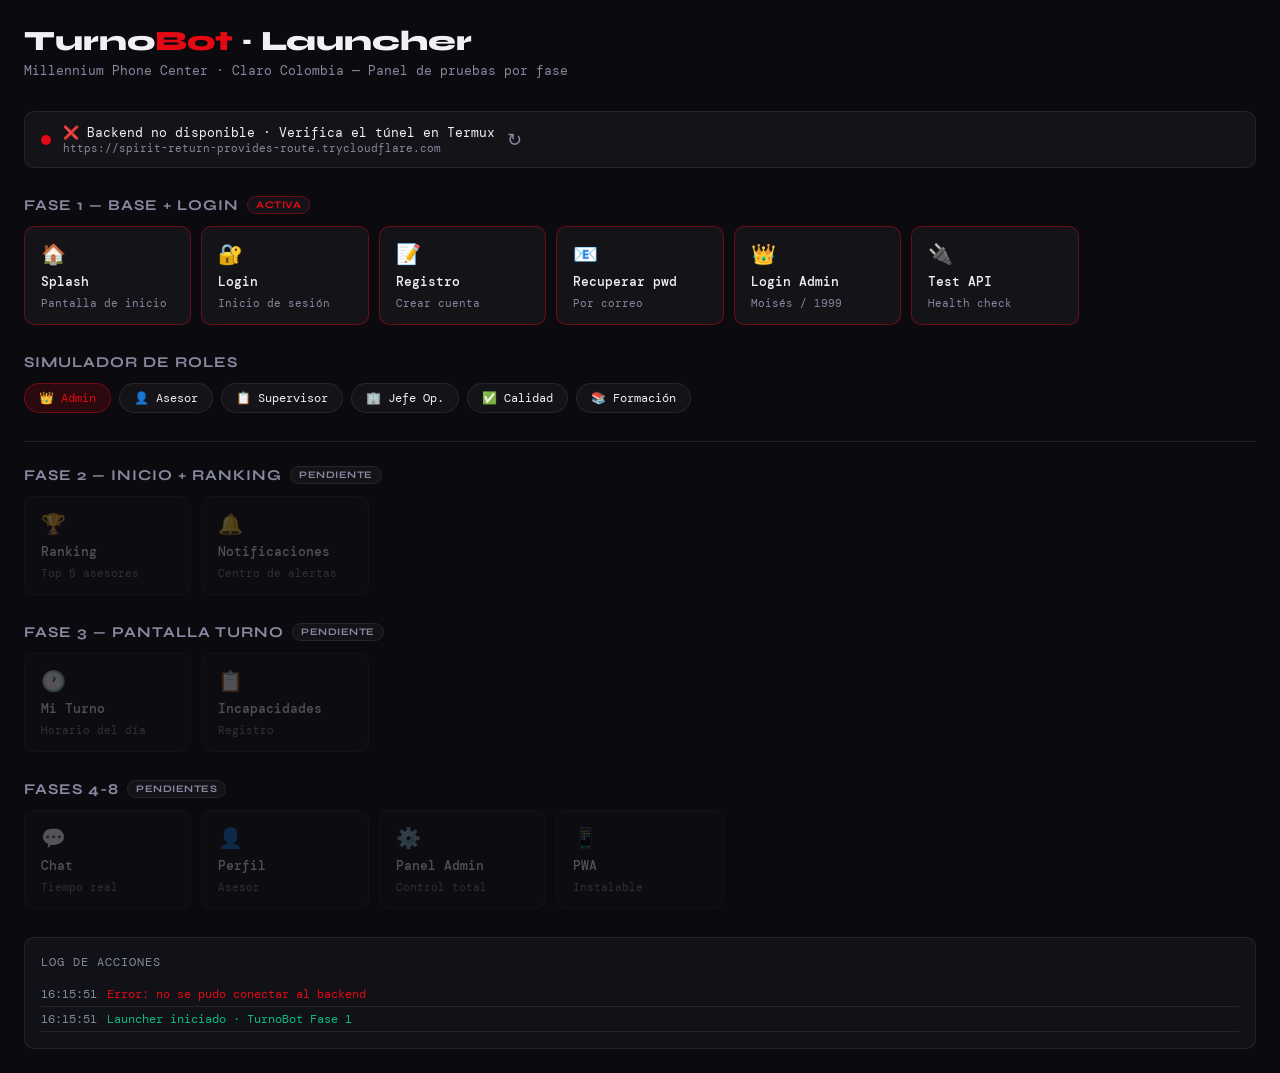
<file: launcher.html>
<!DOCTYPE html>
<html lang="es">
<head>
<meta charset="UTF-8">
<meta name="viewport" content="width=device-width, initial-scale=1.0">
<title>TurnoBot · Launcher</title>
<link href="https://fonts.googleapis.com/css2?family=Syne:wght@700;800&family=DM+Mono:wght@400;500&display=swap" rel="stylesheet">
<style>
:root {
  --rojo:#e50914; --negro:#0a0a0f; --negro2:#111118; --negro3:#1a1a24;
  --verde:#10b981; --naranja:#f59e0b; --azul:#2563eb; --gris:#8888a0;
  --glass:rgba(255,255,255,0.04); --glass-b:rgba(255,255,255,0.08);
}
* { margin:0; padding:0; box-sizing:border-box; }
body { background:var(--negro); color:#f0f0f5; font-family:'DM Mono', monospace; min-height:100vh; padding:24px; }

.header { margin-bottom:32px; }
.header-title { font-family:'Syne',sans-serif; font-size:28px; font-weight:800; }
.header-title span { color:var(--rojo); }
.header-sub { color:var(--gris); font-size:13px; margin-top:4px; }

.status-bar {
  display:flex; align-items:center; gap:12px; margin-bottom:28px;
  background:var(--glass); border:1px solid var(--glass-b);
  padding:12px 16px; border-radius:10px;
}
.status-dot { width:10px; height:10px; border-radius:50%; background:var(--gris); }
.status-dot.connected { background:var(--verde); animation:pulse 2s infinite; }
.status-dot.error { background:var(--rojo); }
@keyframes pulse { 0%,100%{opacity:1}50%{opacity:0.4} }
.status-text { font-size:13px; flex:1; }
.status-url { font-size:11px; color:var(--gris); }

.fase-block { margin-bottom:28px; }
.fase-title {
  font-family:'Syne',sans-serif; font-size:15px; font-weight:700;
  color:var(--gris); letter-spacing:1px; text-transform:uppercase;
  margin-bottom:12px; display:flex; align-items:center; gap:8px;
}
.fase-title .badge {
  background:var(--glass); border:1px solid var(--glass-b);
  padding:2px 8px; border-radius:20px; font-size:10px;
  color:var(--gris); letter-spacing:0.5px;
}
.fase-title .badge.done { border-color:rgba(16,185,129,0.4); color:var(--verde); }
.fase-title .badge.active { border-color:rgba(229,9,20,0.4); color:var(--rojo); }

.btn-grid { display:grid; grid-template-columns:repeat(auto-fill, minmax(160px, 1fr)); gap:10px; }

.launcher-btn {
  background:var(--glass); border:1px solid var(--glass-b);
  color:#f0f0f5; padding:14px 16px; border-radius:10px;
  font-family:'DM Mono',monospace; font-size:13px; cursor:pointer;
  transition:all 0.2s; text-align:left; display:flex; flex-direction:column; gap:6px;
}
.launcher-btn:hover { background:rgba(255,255,255,0.07); border-color:rgba(255,255,255,0.15); transform:translateY(-2px); }
.launcher-btn .lb-icon { font-size:20px; }
.launcher-btn .lb-label { font-weight:500; }
.launcher-btn .lb-desc { font-size:11px; color:var(--gris); }
.launcher-btn.primary { border-color:rgba(229,9,20,0.4); }
.launcher-btn.primary:hover { background:rgba(229,9,20,0.08); }
.launcher-btn.locked { opacity:0.3; cursor:not-allowed; }
.launcher-btn.locked:hover { transform:none; }

.log-panel {
  background:var(--negro2); border:1px solid var(--glass-b);
  border-radius:10px; padding:16px; margin-top:28px;
  max-height:220px; overflow-y:auto;
}
.log-title { font-size:12px; color:var(--gris); margin-bottom:12px; letter-spacing:1px; text-transform:uppercase; }
.log-entry { font-size:12px; padding:4px 0; border-bottom:1px solid var(--glass-b); display:flex; gap:10px; }
.log-time { color:var(--gris); flex-shrink:0; }
.log-msg { flex:1; }
.log-msg.ok { color:var(--verde); }
.log-msg.err { color:var(--rojo); }
.log-msg.info { color:var(--azul); }
.log-msg.warn { color:var(--naranja); }

.role-sim {
  display:flex; gap:8px; flex-wrap:wrap; margin-top:8px;
}
.role-pill {
  background:var(--glass); border:1px solid var(--glass-b);
  padding:6px 14px; border-radius:20px; font-size:12px;
  cursor:pointer; transition:all 0.2s;
}
.role-pill.active { background:rgba(229,9,20,0.15); border-color:rgba(229,9,20,0.4); color:var(--rojo); }

.divider { height:1px; background:var(--glass-b); margin:24px 0; }
</style>
</head>
<body>

<div class="header">
  <div class="header-title">Turno<span>Bot</span> · Launcher</div>
  <div class="header-sub">Millennium Phone Center · Claro Colombia — Panel de pruebas por fase</div>
</div>

<!-- Estado del backend -->
<div class="status-bar">
  <div class="status-dot" id="status-dot"></div>
  <div>
    <div class="status-text" id="status-text">Verificando conexión...</div>
    <div class="status-url">https://spirit-return-provides-route.trycloudflare.com</div>
  </div>
  <button onclick="checkHealth()" style="background:none;border:none;color:var(--gris);cursor:pointer;font-size:18px">↻</button>
</div>

<!-- FASE 1 -->
<div class="fase-block">
  <div class="fase-title">
    Fase 1 — Base + Login
    <span class="badge active">ACTIVA</span>
  </div>
  <div class="btn-grid">
    <button class="launcher-btn primary" onclick="openScreen('splash')">
      <div class="lb-icon">🏠</div>
      <div class="lb-label">Splash</div>
      <div class="lb-desc">Pantalla de inicio</div>
    </button>
    <button class="launcher-btn primary" onclick="openScreen('login')">
      <div class="lb-icon">🔐</div>
      <div class="lb-label">Login</div>
      <div class="lb-desc">Inicio de sesión</div>
    </button>
    <button class="launcher-btn primary" onclick="openScreen('register')">
      <div class="lb-icon">📝</div>
      <div class="lb-label">Registro</div>
      <div class="lb-desc">Crear cuenta</div>
    </button>
    <button class="launcher-btn primary" onclick="openScreen('forgot')">
      <div class="lb-icon">📧</div>
      <div class="lb-label">Recuperar pwd</div>
      <div class="lb-desc">Por correo</div>
    </button>
    <button class="launcher-btn primary" onclick="loginAsAdmin()">
      <div class="lb-icon">👑</div>
      <div class="lb-label">Login Admin</div>
      <div class="lb-desc">Moisés / 1999</div>
    </button>
    <button class="launcher-btn primary" onclick="testAPI()">
      <div class="lb-icon">🔌</div>
      <div class="lb-label">Test API</div>
      <div class="lb-desc">Health check</div>
    </button>
  </div>
</div>

<!-- Simulador de roles -->
<div class="fase-block">
  <div class="fase-title">Simulador de Roles</div>
  <div class="role-sim" id="role-sim">
    <div class="role-pill active" onclick="setRole('administrador', this)">👑 Admin</div>
    <div class="role-pill" onclick="setRole('asesor', this)">👤 Asesor</div>
    <div class="role-pill" onclick="setRole('supervisor', this)">📋 Supervisor</div>
    <div class="role-pill" onclick="setRole('jefe_operaciones', this)">🏢 Jefe Op.</div>
    <div class="role-pill" onclick="setRole('calidad', this)">✅ Calidad</div>
    <div class="role-pill" onclick="setRole('formacion', this)">📚 Formación</div>
  </div>
</div>

<div class="divider"></div>

<!-- FASE 2-8 (bloqueadas) -->
<div class="fase-block">
  <div class="fase-title">Fase 2 — Inicio + Ranking <span class="badge">PENDIENTE</span></div>
  <div class="btn-grid">
    <button class="launcher-btn locked">
      <div class="lb-icon">🏆</div>
      <div class="lb-label">Ranking</div>
      <div class="lb-desc">Top 5 asesores</div>
    </button>
    <button class="launcher-btn locked">
      <div class="lb-icon">🔔</div>
      <div class="lb-label">Notificaciones</div>
      <div class="lb-desc">Centro de alertas</div>
    </button>
  </div>
</div>
<div class="fase-block">
  <div class="fase-title">Fase 3 — Pantalla Turno <span class="badge">PENDIENTE</span></div>
  <div class="btn-grid">
    <button class="launcher-btn locked"><div class="lb-icon">🕐</div><div class="lb-label">Mi Turno</div><div class="lb-desc">Horario del día</div></button>
    <button class="launcher-btn locked"><div class="lb-icon">📋</div><div class="lb-label">Incapacidades</div><div class="lb-desc">Registro</div></button>
  </div>
</div>
<div class="fase-block">
  <div class="fase-title">Fases 4-8 <span class="badge">PENDIENTES</span></div>
  <div class="btn-grid">
    <button class="launcher-btn locked"><div class="lb-icon">💬</div><div class="lb-label">Chat</div><div class="lb-desc">Tiempo real</div></button>
    <button class="launcher-btn locked"><div class="lb-icon">👤</div><div class="lb-label">Perfil</div><div class="lb-desc">Asesor</div></button>
    <button class="launcher-btn locked"><div class="lb-icon">⚙️</div><div class="lb-label">Panel Admin</div><div class="lb-desc">Control total</div></button>
    <button class="launcher-btn locked"><div class="lb-icon">📱</div><div class="lb-label">PWA</div><div class="lb-desc">Instalable</div></button>
  </div>
</div>

<!-- Log de acciones -->
<div class="log-panel">
  <div class="log-title">Log de acciones</div>
  <div id="log-entries"></div>
</div>

<script>
const BACKEND = 'https://spirit-return-provides-route.trycloudflare.com';
const APP_URL = 'index.html';
let activeRole = 'administrador';

function log(msg, type = 'info') {
  const container = document.getElementById('log-entries');
  const now = new Date();
  const time = `${String(now.getHours()).padStart(2,'0')}:${String(now.getMinutes()).padStart(2,'0')}:${String(now.getSeconds()).padStart(2,'0')}`;
  const el = document.createElement('div');
  el.className = 'log-entry';
  el.innerHTML = `<span class="log-time">${time}</span><span class="log-msg ${type}">${msg}</span>`;
  container.insertBefore(el, container.firstChild);
}

function openScreen(screen) {
  window.open(`${APP_URL}#${screen}`, '_blank');
  log(`Abriendo pantalla: ${screen}`, 'info');
}

function setRole(role, el) {
  activeRole = role;
  document.querySelectorAll('.role-pill').forEach(p => p.classList.remove('active'));
  el.classList.add('active');
  log(`Rol simulado: ${role}`, 'info');
}

async function checkHealth() {
  const dot = document.getElementById('status-dot');
  const text = document.getElementById('status-text');
  dot.className = 'status-dot';
  text.textContent = 'Verificando...';
  try {
    const res = await fetch(`${BACKEND}/api/health`, { signal: AbortSignal.timeout(5000) });
    const data = await res.json();
    if (data.ok) {
      dot.className = 'status-dot connected';
      text.textContent = `✅ Backend conectado · Fase ${data.fase} · ${data.timestamp?.slice(11,19) || ''}`;
      log('Backend respondió correctamente', 'ok');
    }
  } catch (e) {
    dot.className = 'status-dot error';
    text.textContent = '❌ Backend no disponible · Verifica el túnel en Termux';
    log('Error: no se pudo conectar al backend', 'err');
  }
}

async function testAPI() {
  log('Probando rutas API...', 'info');
  try {
    const h = await fetch(`${BACKEND}/api/health`);
    const hd = await h.json();
    log(`/api/health → ok:${hd.ok}, fase:${hd.fase}`, 'ok');

    const r = await fetch(`${BACKEND}/api/roles`);
    const rd = await r.json();
    log(`/api/roles → ${rd.roles?.length || 0} roles disponibles`, 'ok');
  } catch (e) {
    log(`Error API: ${e.message}`, 'err');
  }
}

async function loginAsAdmin() {
  log('Intentando login como Moisés (1999)...', 'info');
  try {
    const res = await fetch(`${BACKEND}/api/auth/login`, {
      method: 'POST',
      headers: { 'Content-Type': 'application/json' },
      body: JSON.stringify({ codigoMaya: '1999', password: '1999' })
    });
    const data = await res.json();
    if (data.ok) {
      log(`✅ Login admin exitoso · Token: ${data.token.slice(0,12)}...`, 'ok');
      localStorage.setItem('tb_token', data.token);
      localStorage.setItem('tb_user', JSON.stringify(data.user));
      log('Sesión guardada. Abriendo app...', 'ok');
      setTimeout(() => window.open(APP_URL, '_blank'), 500);
    } else {
      log(`❌ Login falló: ${data.error}`, 'err');
    }
  } catch (e) {
    log(`Error: ${e.message}`, 'err');
  }
}

// Auto-check al cargar
checkHealth();
log('Launcher iniciado · TurnoBot Fase 1', 'ok');
</script>
</body>
</html>
</file>
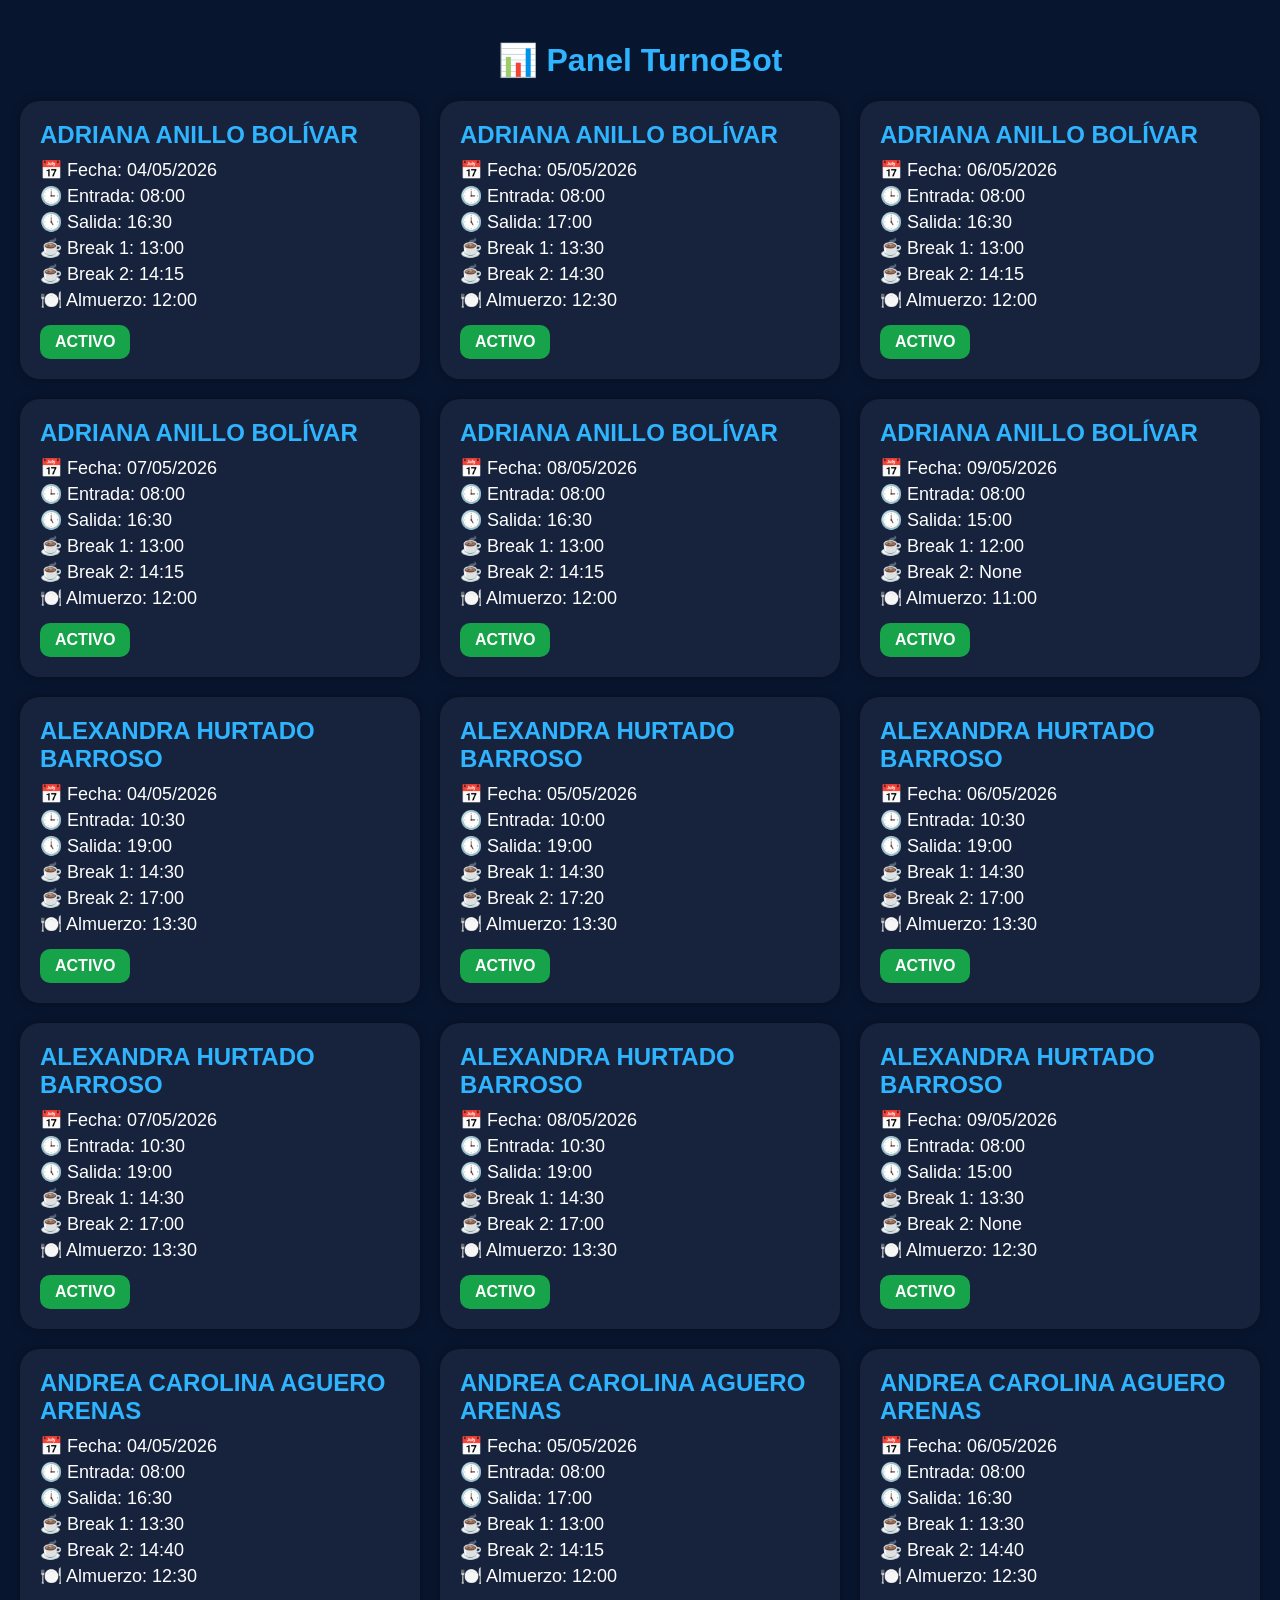
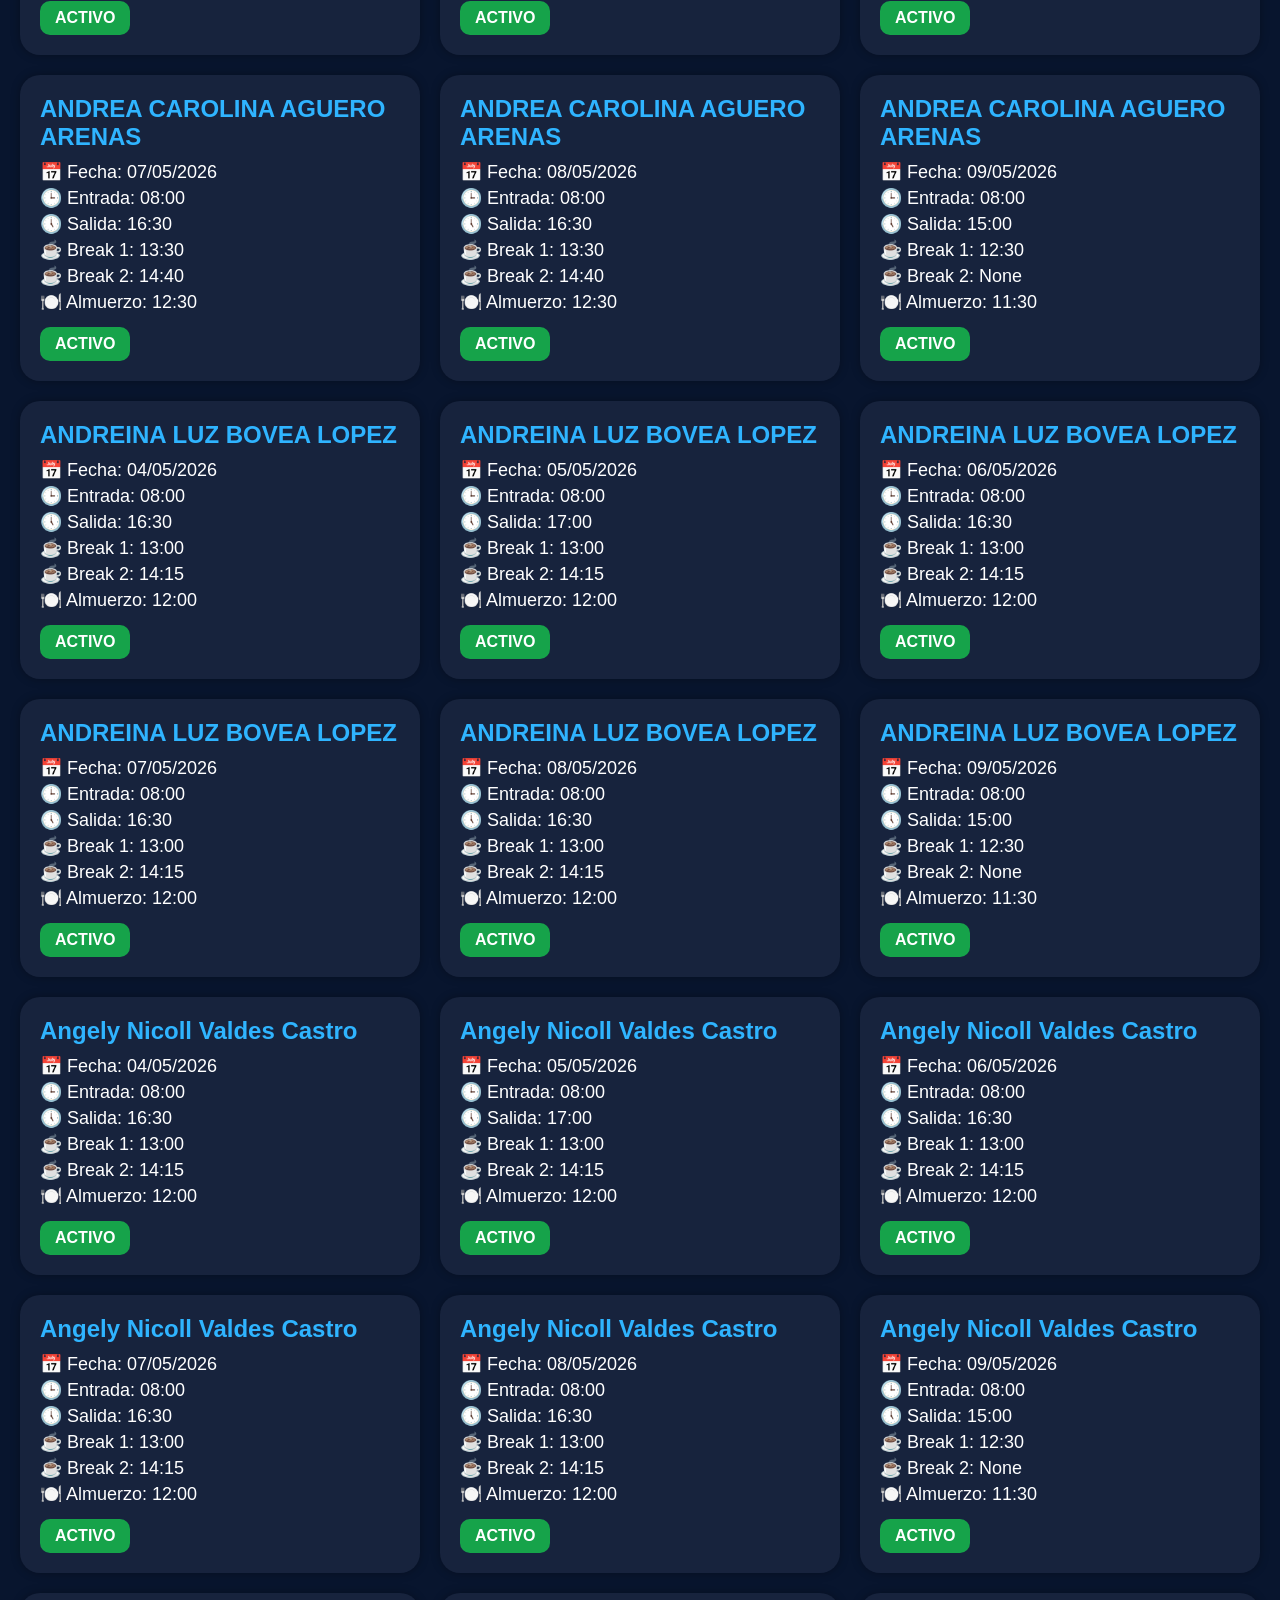
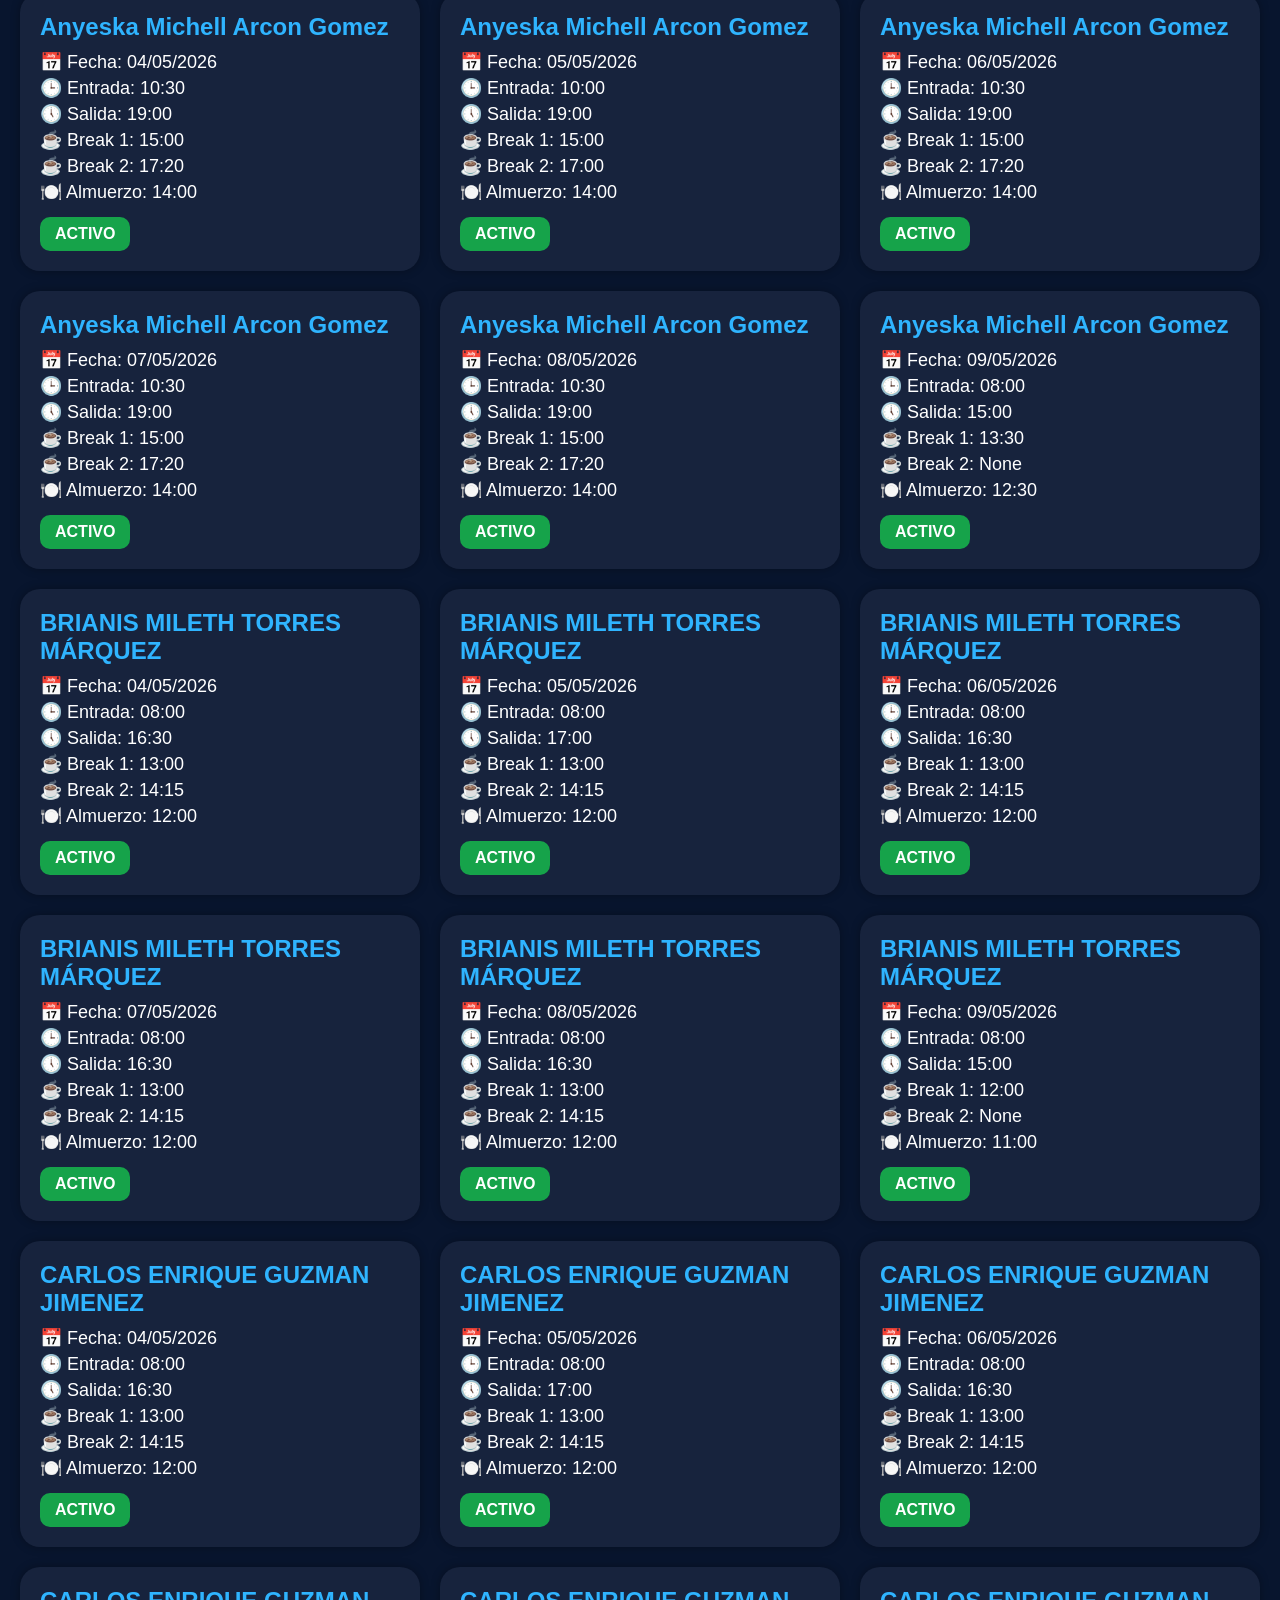
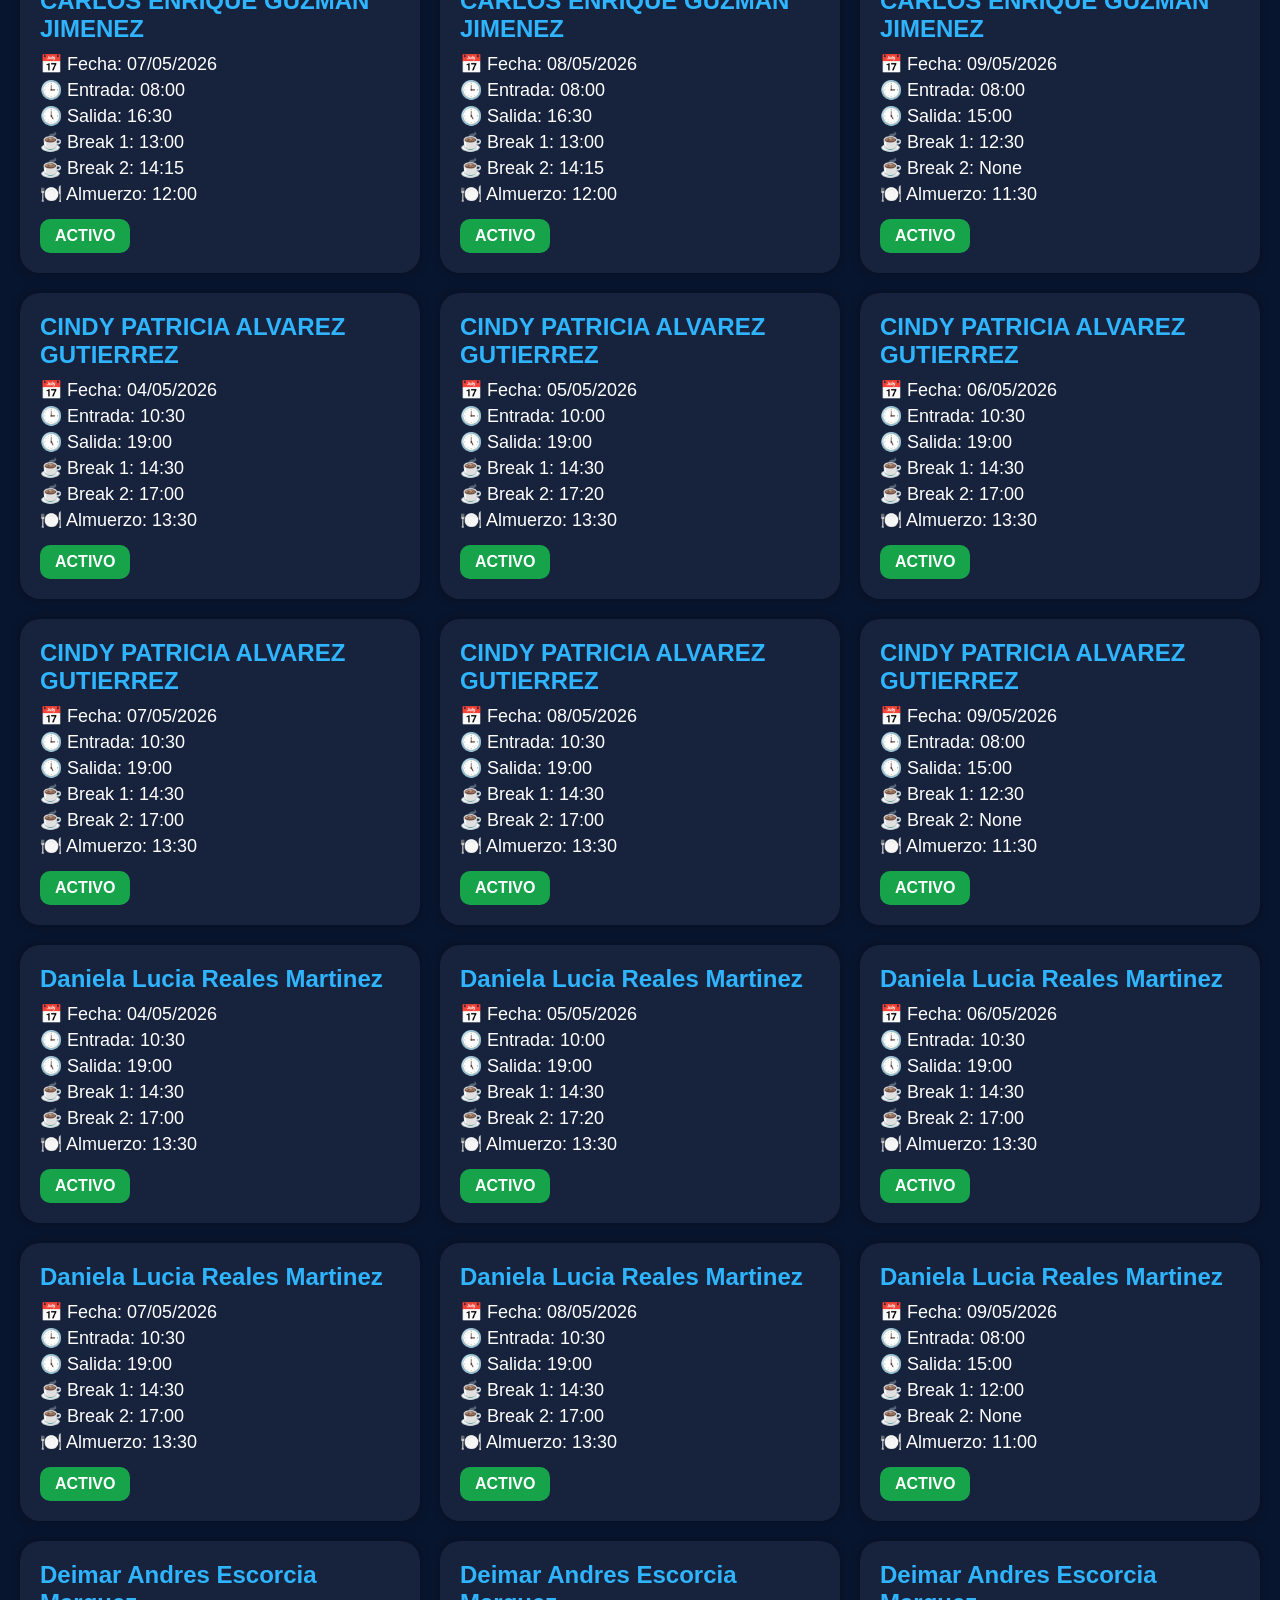
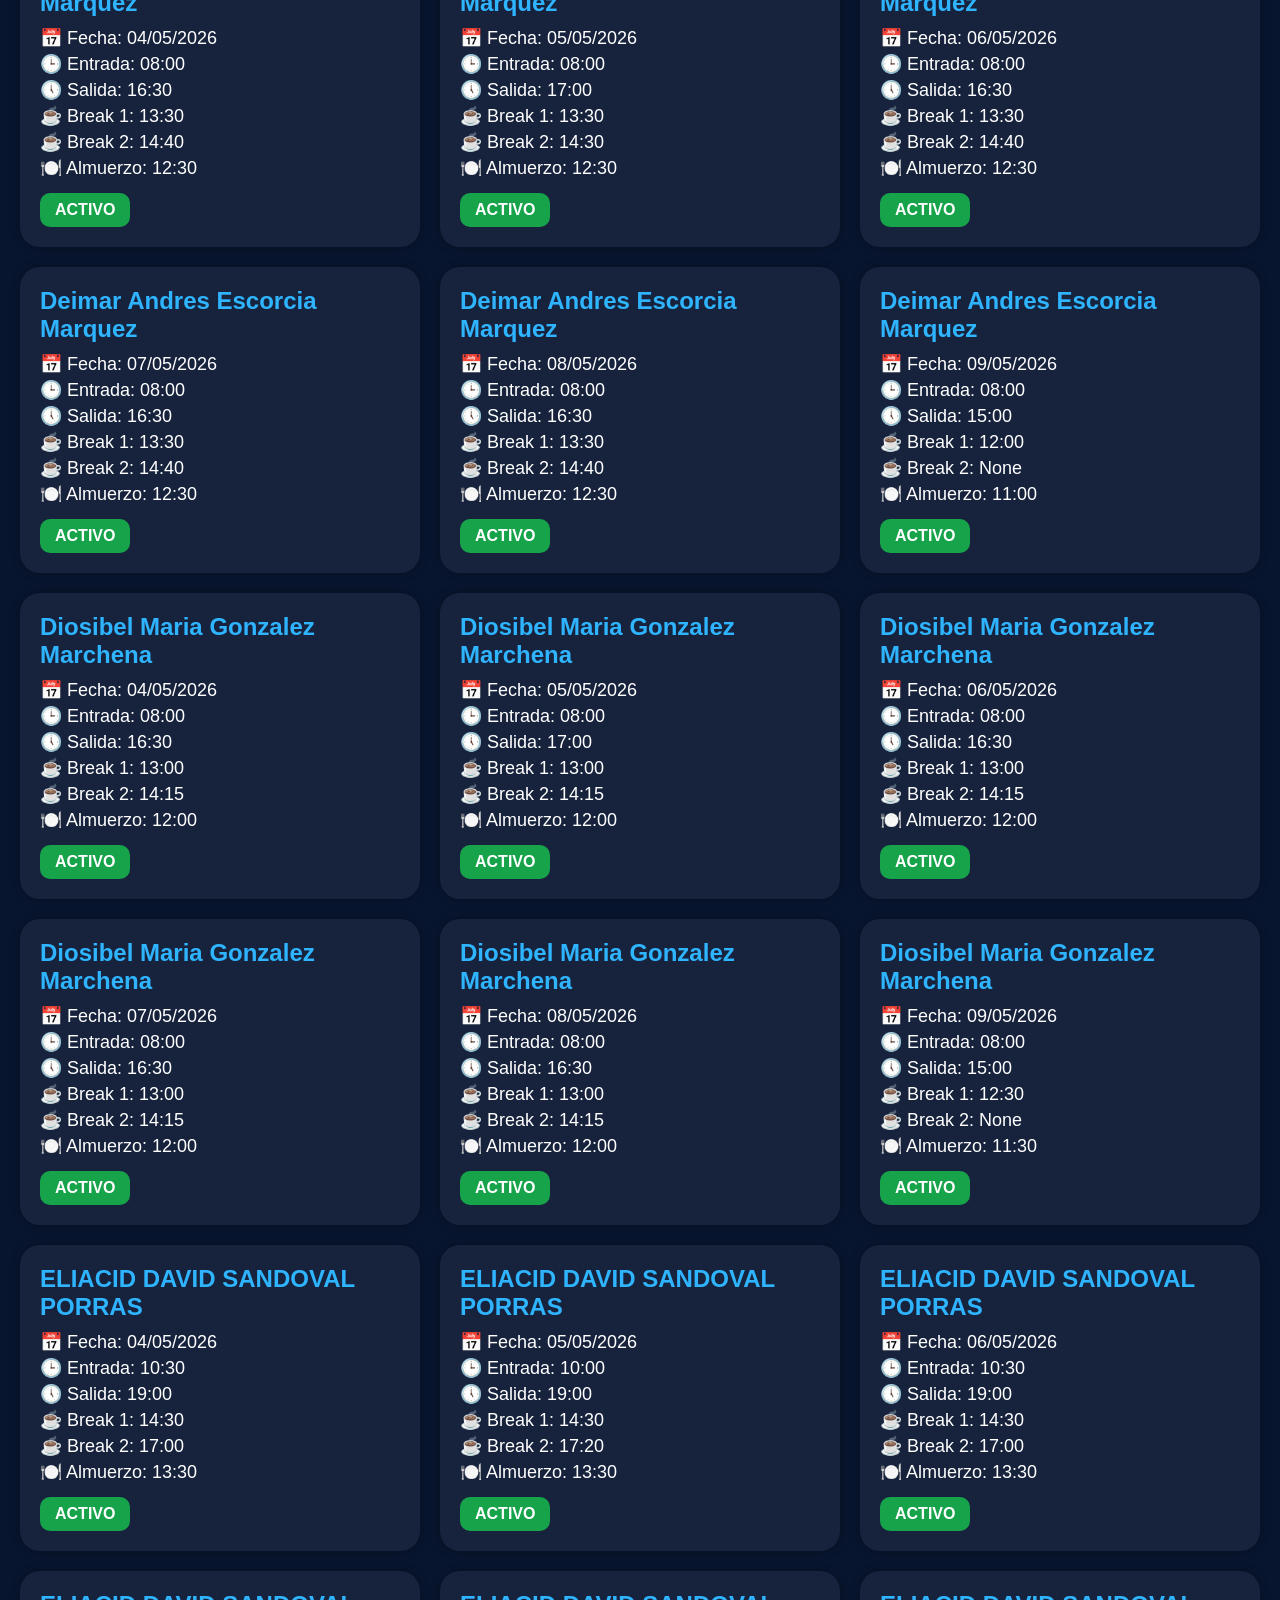
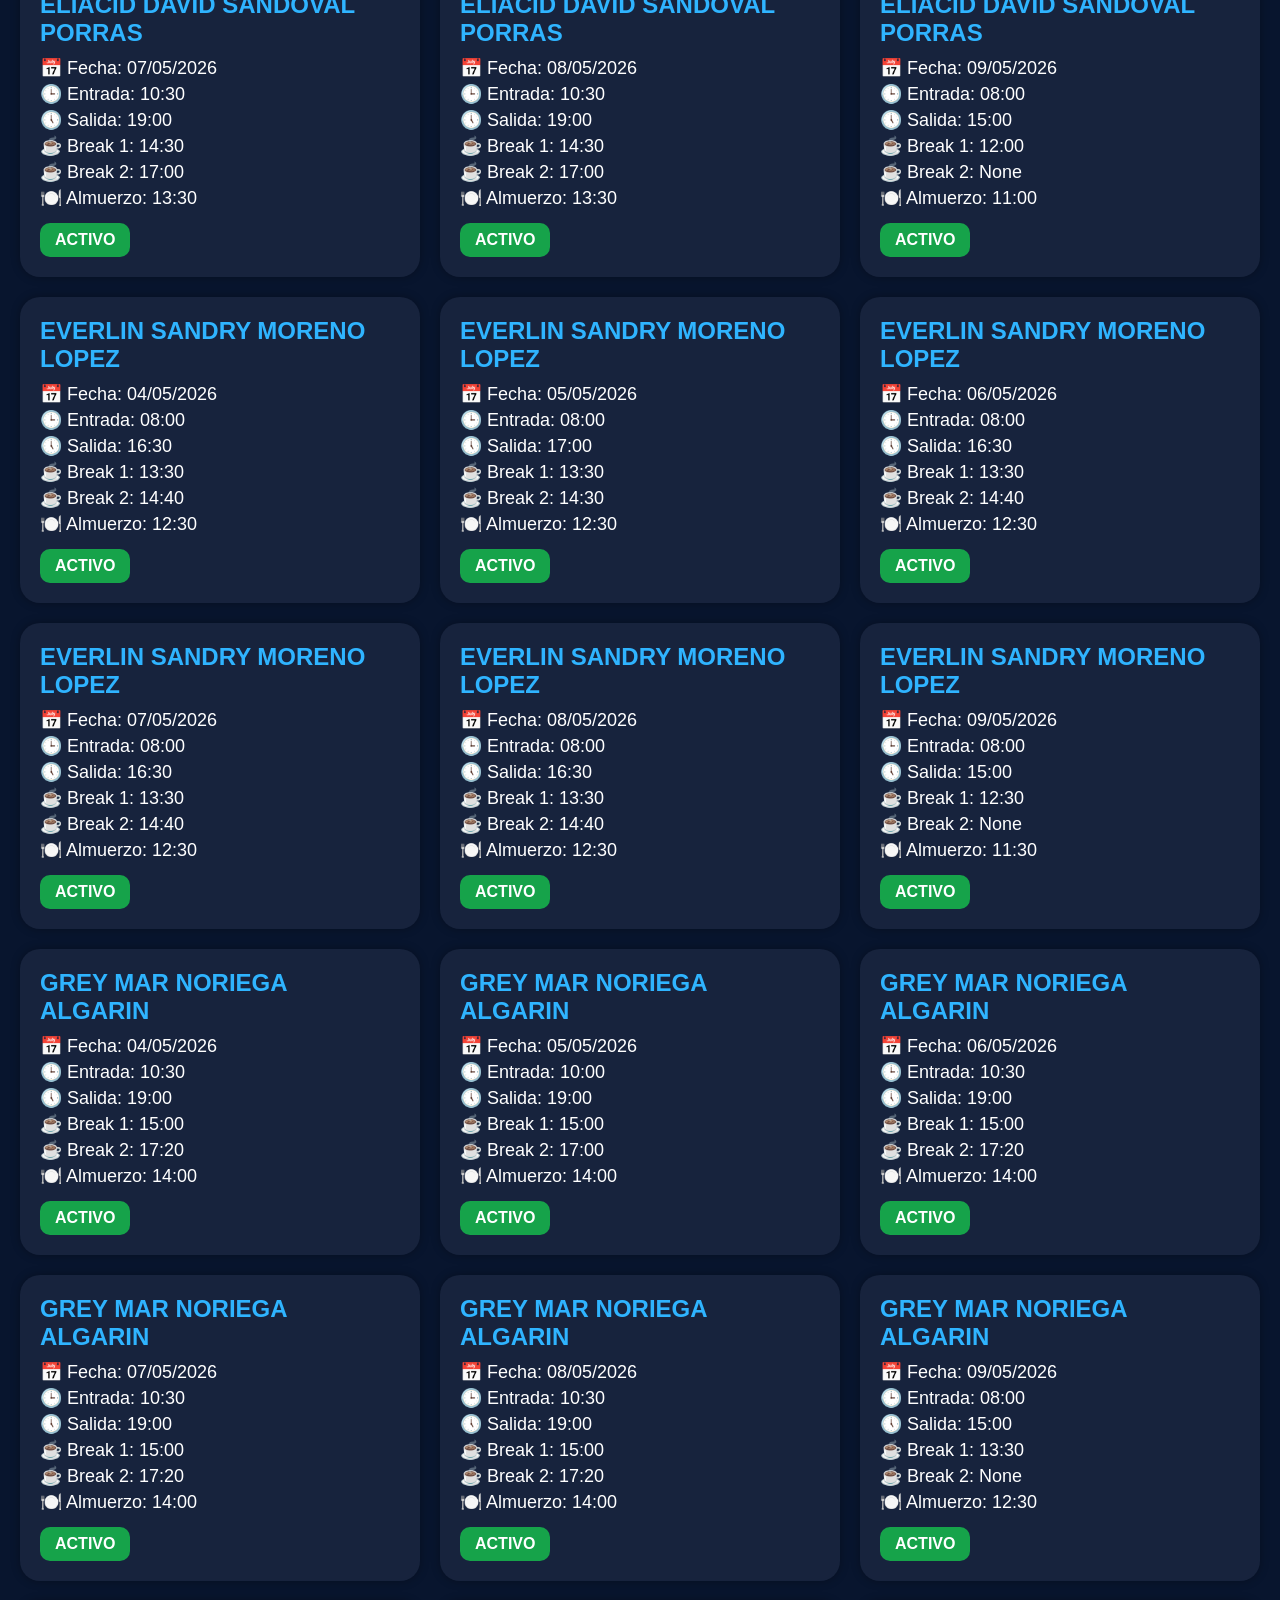
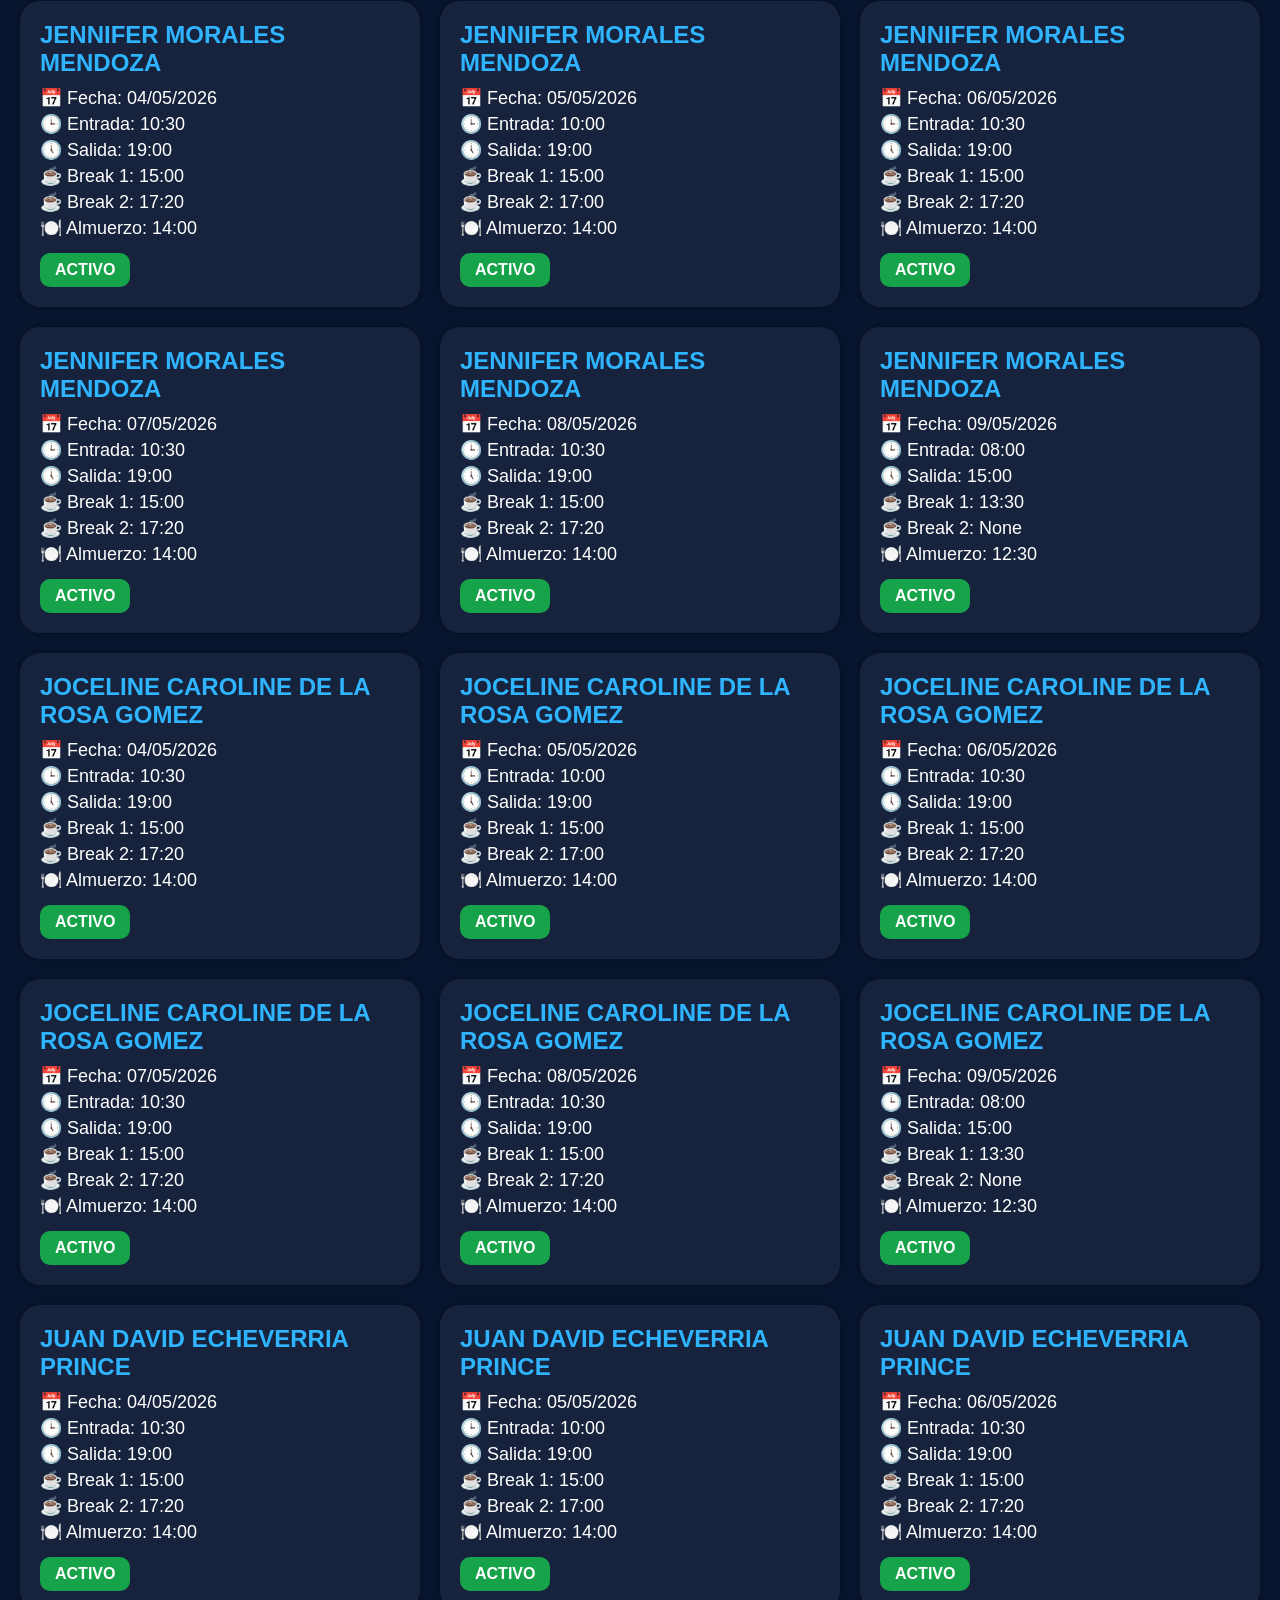
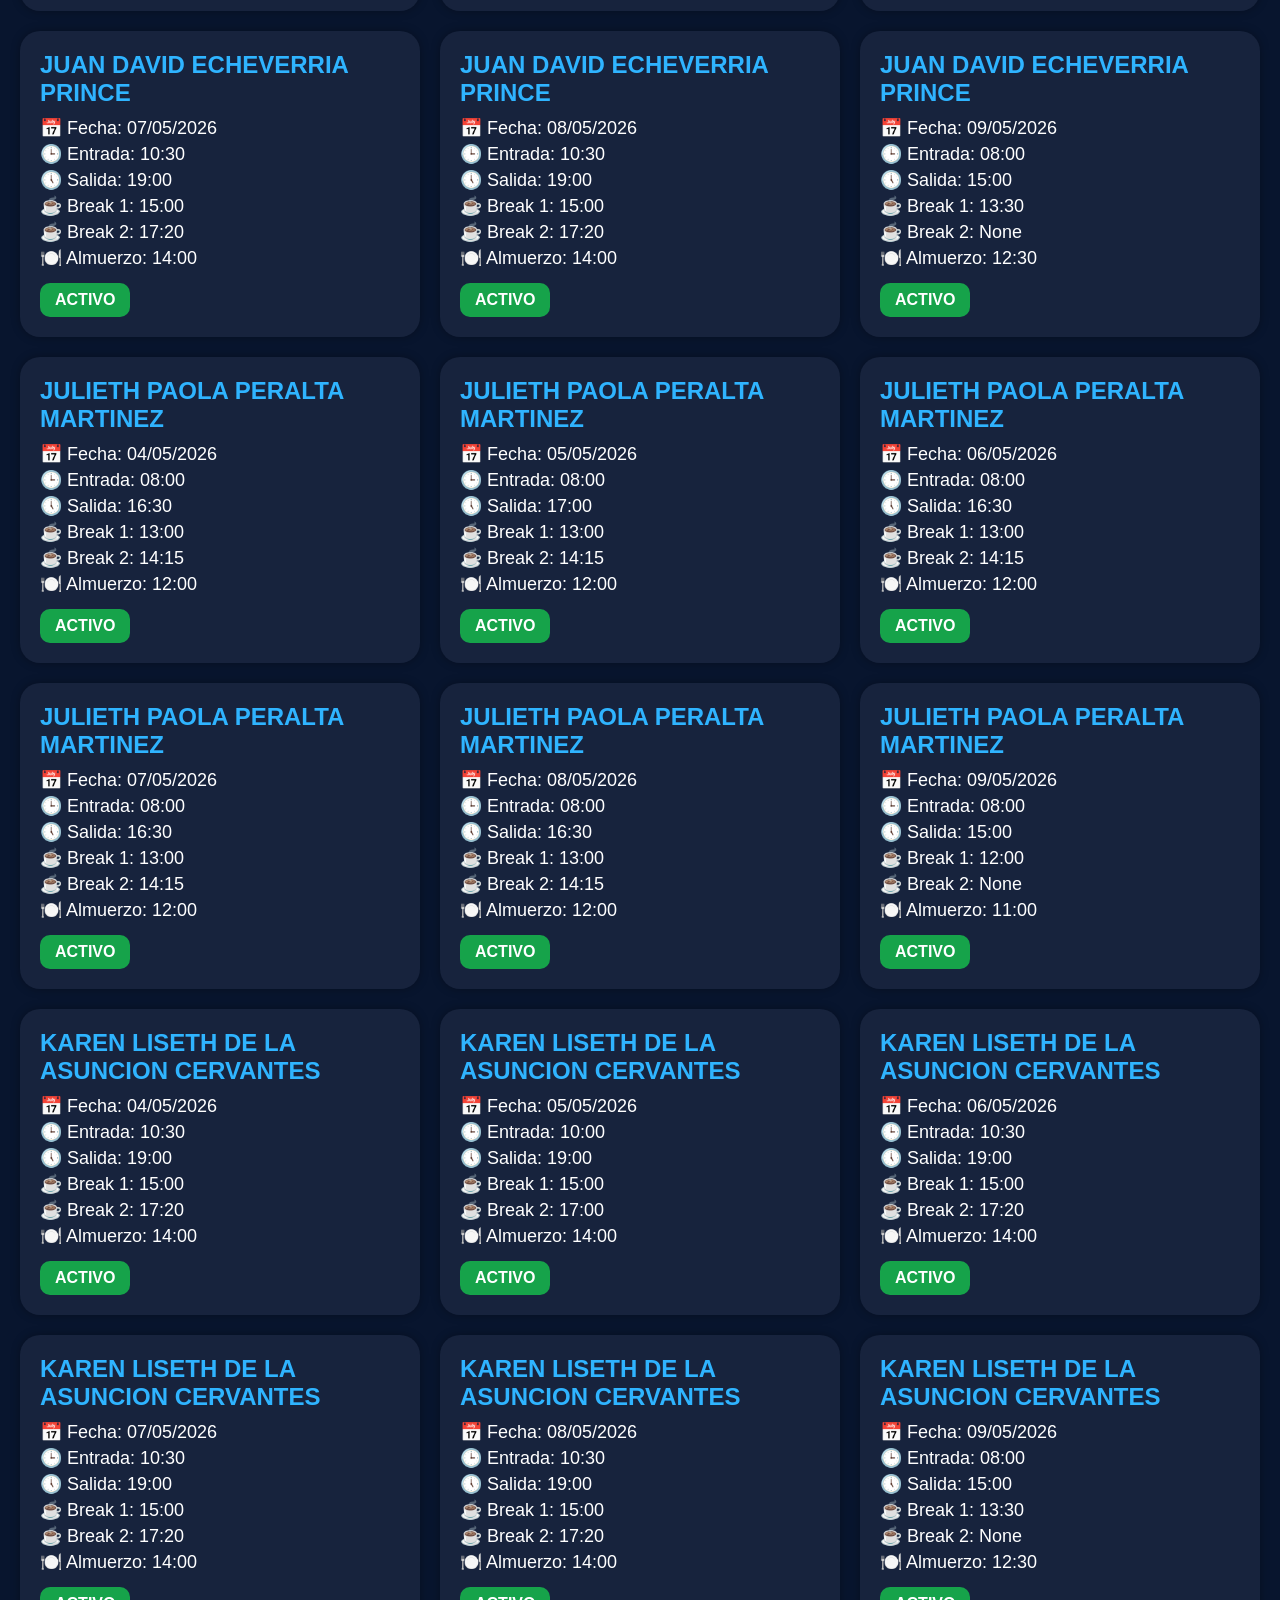
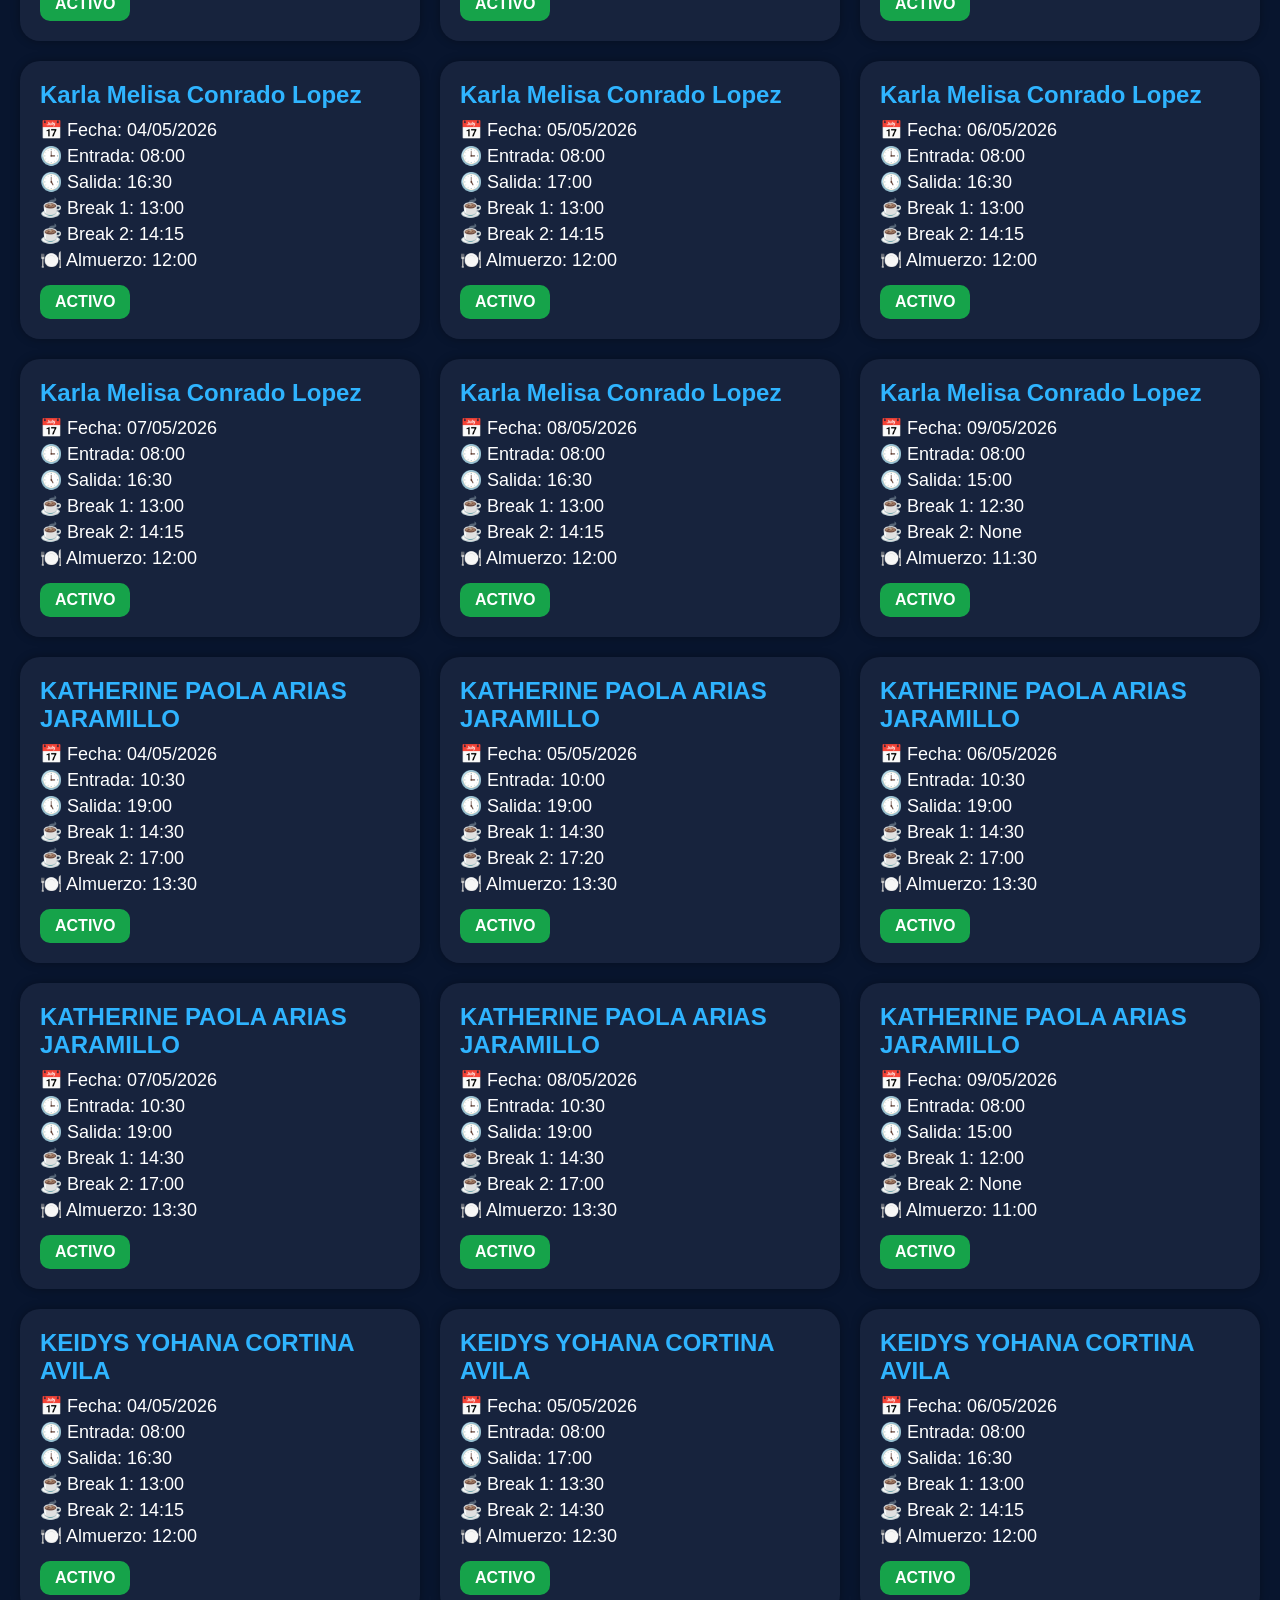
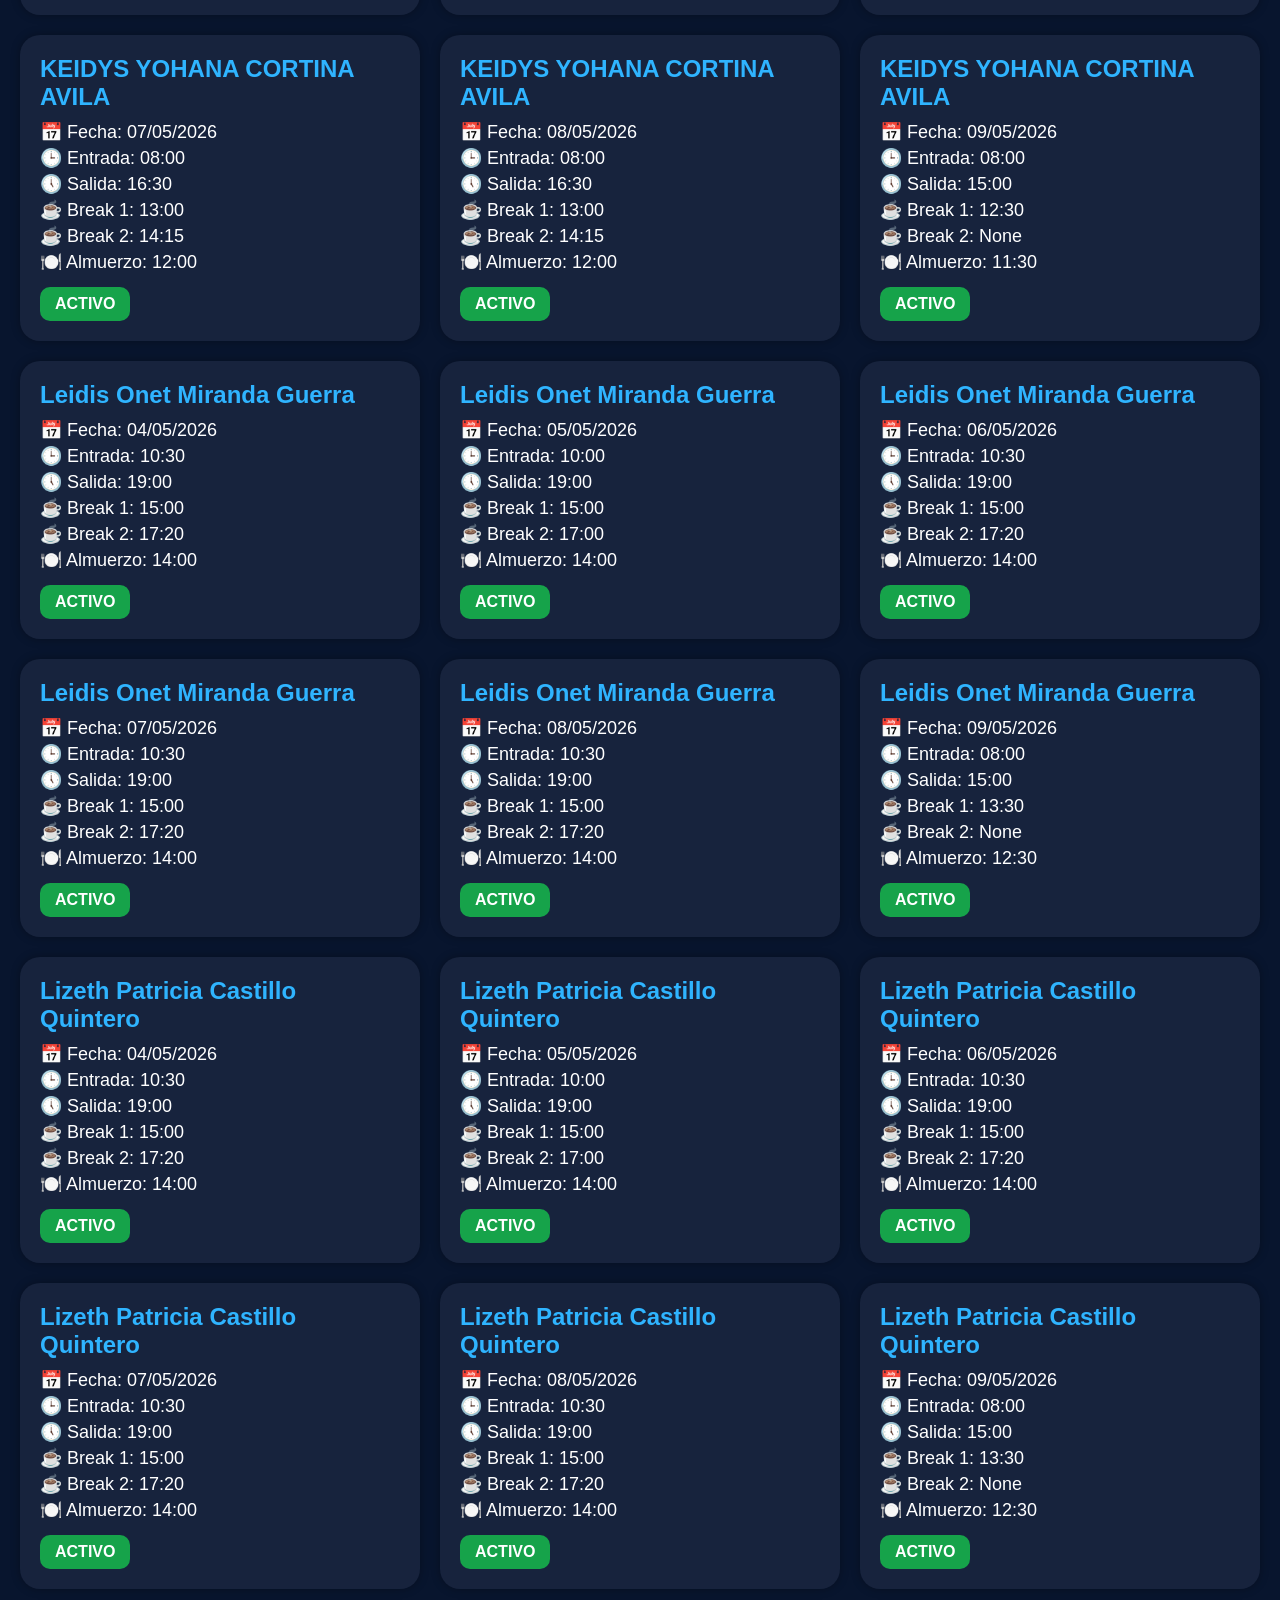
<file: panel_turnobot.html>
<!DOCTYPE html>
<html lang="es">
<head>
<meta charset="UTF-8">
<meta name="viewport" content="width=device-width, initial-scale=1.0">
<title>Panel TurnoBot</title>

<style>
body{
    background:#08152e;
    font-family:Arial;
    color:white;
    margin:0;
    padding:20px;
}

h1{
    text-align:center;
    color:#2fb4ff;
}

.grid{
    display:grid;
    grid-template-columns:repeat(auto-fit,minmax(300px,1fr));
    gap:20px;
}

.card{
    background:#17233d;
    border-radius:20px;
    padding:20px;
    box-shadow:0 0 10px rgba(0,0,0,.3);
}

.nombre{
    color:#2fb4ff;
    font-size:24px;
    font-weight:bold;
    margin-bottom:10px;
}

.estado{
    background:#16a34a;
    display:inline-block;
    padding:8px 15px;
    border-radius:10px;
    margin-top:10px;
    font-weight:bold;
}

.info{
    margin:4px 0;
    font-size:18px;
}
</style>
</head>

<body>

<h1>📊 Panel TurnoBot</h1>

<div class="grid">

    <div class="card">
        <div class="nombre">ADRIANA ANILLO BOLÍVAR</div>

        <div class="info">📅 Fecha: 04/05/2026</div>
        <div class="info">🕒 Entrada: 08:00</div>
        <div class="info">🕔 Salida: 16:30</div>
        <div class="info">☕ Break 1: 13:00</div>
        <div class="info">☕ Break 2: 14:15</div>
        <div class="info">🍽️ Almuerzo: 12:00</div>

        <div class="estado">ACTIVO</div>
    </div>
    
    <div class="card">
        <div class="nombre">ADRIANA ANILLO BOLÍVAR</div>

        <div class="info">📅 Fecha: 05/05/2026</div>
        <div class="info">🕒 Entrada: 08:00</div>
        <div class="info">🕔 Salida: 17:00</div>
        <div class="info">☕ Break 1: 13:30</div>
        <div class="info">☕ Break 2: 14:30</div>
        <div class="info">🍽️ Almuerzo: 12:30</div>

        <div class="estado">ACTIVO</div>
    </div>
    
    <div class="card">
        <div class="nombre">ADRIANA ANILLO BOLÍVAR</div>

        <div class="info">📅 Fecha: 06/05/2026</div>
        <div class="info">🕒 Entrada: 08:00</div>
        <div class="info">🕔 Salida: 16:30</div>
        <div class="info">☕ Break 1: 13:00</div>
        <div class="info">☕ Break 2: 14:15</div>
        <div class="info">🍽️ Almuerzo: 12:00</div>

        <div class="estado">ACTIVO</div>
    </div>
    
    <div class="card">
        <div class="nombre">ADRIANA ANILLO BOLÍVAR</div>

        <div class="info">📅 Fecha: 07/05/2026</div>
        <div class="info">🕒 Entrada: 08:00</div>
        <div class="info">🕔 Salida: 16:30</div>
        <div class="info">☕ Break 1: 13:00</div>
        <div class="info">☕ Break 2: 14:15</div>
        <div class="info">🍽️ Almuerzo: 12:00</div>

        <div class="estado">ACTIVO</div>
    </div>
    
    <div class="card">
        <div class="nombre">ADRIANA ANILLO BOLÍVAR</div>

        <div class="info">📅 Fecha: 08/05/2026</div>
        <div class="info">🕒 Entrada: 08:00</div>
        <div class="info">🕔 Salida: 16:30</div>
        <div class="info">☕ Break 1: 13:00</div>
        <div class="info">☕ Break 2: 14:15</div>
        <div class="info">🍽️ Almuerzo: 12:00</div>

        <div class="estado">ACTIVO</div>
    </div>
    
    <div class="card">
        <div class="nombre">ADRIANA ANILLO BOLÍVAR</div>

        <div class="info">📅 Fecha: 09/05/2026</div>
        <div class="info">🕒 Entrada: 08:00</div>
        <div class="info">🕔 Salida: 15:00</div>
        <div class="info">☕ Break 1: 12:00</div>
        <div class="info">☕ Break 2: None</div>
        <div class="info">🍽️ Almuerzo: 11:00</div>

        <div class="estado">ACTIVO</div>
    </div>
    
    <div class="card">
        <div class="nombre">ALEXANDRA HURTADO BARROSO</div>

        <div class="info">📅 Fecha: 04/05/2026</div>
        <div class="info">🕒 Entrada: 10:30</div>
        <div class="info">🕔 Salida: 19:00</div>
        <div class="info">☕ Break 1: 14:30</div>
        <div class="info">☕ Break 2: 17:00</div>
        <div class="info">🍽️ Almuerzo: 13:30</div>

        <div class="estado">ACTIVO</div>
    </div>
    
    <div class="card">
        <div class="nombre">ALEXANDRA HURTADO BARROSO</div>

        <div class="info">📅 Fecha: 05/05/2026</div>
        <div class="info">🕒 Entrada: 10:00</div>
        <div class="info">🕔 Salida: 19:00</div>
        <div class="info">☕ Break 1: 14:30</div>
        <div class="info">☕ Break 2: 17:20</div>
        <div class="info">🍽️ Almuerzo: 13:30</div>

        <div class="estado">ACTIVO</div>
    </div>
    
    <div class="card">
        <div class="nombre">ALEXANDRA HURTADO BARROSO</div>

        <div class="info">📅 Fecha: 06/05/2026</div>
        <div class="info">🕒 Entrada: 10:30</div>
        <div class="info">🕔 Salida: 19:00</div>
        <div class="info">☕ Break 1: 14:30</div>
        <div class="info">☕ Break 2: 17:00</div>
        <div class="info">🍽️ Almuerzo: 13:30</div>

        <div class="estado">ACTIVO</div>
    </div>
    
    <div class="card">
        <div class="nombre">ALEXANDRA HURTADO BARROSO</div>

        <div class="info">📅 Fecha: 07/05/2026</div>
        <div class="info">🕒 Entrada: 10:30</div>
        <div class="info">🕔 Salida: 19:00</div>
        <div class="info">☕ Break 1: 14:30</div>
        <div class="info">☕ Break 2: 17:00</div>
        <div class="info">🍽️ Almuerzo: 13:30</div>

        <div class="estado">ACTIVO</div>
    </div>
    
    <div class="card">
        <div class="nombre">ALEXANDRA HURTADO BARROSO</div>

        <div class="info">📅 Fecha: 08/05/2026</div>
        <div class="info">🕒 Entrada: 10:30</div>
        <div class="info">🕔 Salida: 19:00</div>
        <div class="info">☕ Break 1: 14:30</div>
        <div class="info">☕ Break 2: 17:00</div>
        <div class="info">🍽️ Almuerzo: 13:30</div>

        <div class="estado">ACTIVO</div>
    </div>
    
    <div class="card">
        <div class="nombre">ALEXANDRA HURTADO BARROSO</div>

        <div class="info">📅 Fecha: 09/05/2026</div>
        <div class="info">🕒 Entrada: 08:00</div>
        <div class="info">🕔 Salida: 15:00</div>
        <div class="info">☕ Break 1: 13:30</div>
        <div class="info">☕ Break 2: None</div>
        <div class="info">🍽️ Almuerzo: 12:30</div>

        <div class="estado">ACTIVO</div>
    </div>
    
    <div class="card">
        <div class="nombre">ANDREA CAROLINA AGUERO ARENAS</div>

        <div class="info">📅 Fecha: 04/05/2026</div>
        <div class="info">🕒 Entrada: 08:00</div>
        <div class="info">🕔 Salida: 16:30</div>
        <div class="info">☕ Break 1: 13:30</div>
        <div class="info">☕ Break 2: 14:40</div>
        <div class="info">🍽️ Almuerzo: 12:30</div>

        <div class="estado">ACTIVO</div>
    </div>
    
    <div class="card">
        <div class="nombre">ANDREA CAROLINA AGUERO ARENAS</div>

        <div class="info">📅 Fecha: 05/05/2026</div>
        <div class="info">🕒 Entrada: 08:00</div>
        <div class="info">🕔 Salida: 17:00</div>
        <div class="info">☕ Break 1: 13:00</div>
        <div class="info">☕ Break 2: 14:15</div>
        <div class="info">🍽️ Almuerzo: 12:00</div>

        <div class="estado">ACTIVO</div>
    </div>
    
    <div class="card">
        <div class="nombre">ANDREA CAROLINA AGUERO ARENAS</div>

        <div class="info">📅 Fecha: 06/05/2026</div>
        <div class="info">🕒 Entrada: 08:00</div>
        <div class="info">🕔 Salida: 16:30</div>
        <div class="info">☕ Break 1: 13:30</div>
        <div class="info">☕ Break 2: 14:40</div>
        <div class="info">🍽️ Almuerzo: 12:30</div>

        <div class="estado">ACTIVO</div>
    </div>
    
    <div class="card">
        <div class="nombre">ANDREA CAROLINA AGUERO ARENAS</div>

        <div class="info">📅 Fecha: 07/05/2026</div>
        <div class="info">🕒 Entrada: 08:00</div>
        <div class="info">🕔 Salida: 16:30</div>
        <div class="info">☕ Break 1: 13:30</div>
        <div class="info">☕ Break 2: 14:40</div>
        <div class="info">🍽️ Almuerzo: 12:30</div>

        <div class="estado">ACTIVO</div>
    </div>
    
    <div class="card">
        <div class="nombre">ANDREA CAROLINA AGUERO ARENAS</div>

        <div class="info">📅 Fecha: 08/05/2026</div>
        <div class="info">🕒 Entrada: 08:00</div>
        <div class="info">🕔 Salida: 16:30</div>
        <div class="info">☕ Break 1: 13:30</div>
        <div class="info">☕ Break 2: 14:40</div>
        <div class="info">🍽️ Almuerzo: 12:30</div>

        <div class="estado">ACTIVO</div>
    </div>
    
    <div class="card">
        <div class="nombre">ANDREA CAROLINA AGUERO ARENAS</div>

        <div class="info">📅 Fecha: 09/05/2026</div>
        <div class="info">🕒 Entrada: 08:00</div>
        <div class="info">🕔 Salida: 15:00</div>
        <div class="info">☕ Break 1: 12:30</div>
        <div class="info">☕ Break 2: None</div>
        <div class="info">🍽️ Almuerzo: 11:30</div>

        <div class="estado">ACTIVO</div>
    </div>
    
    <div class="card">
        <div class="nombre">ANDREINA LUZ BOVEA LOPEZ</div>

        <div class="info">📅 Fecha: 04/05/2026</div>
        <div class="info">🕒 Entrada: 08:00</div>
        <div class="info">🕔 Salida: 16:30</div>
        <div class="info">☕ Break 1: 13:00</div>
        <div class="info">☕ Break 2: 14:15</div>
        <div class="info">🍽️ Almuerzo: 12:00</div>

        <div class="estado">ACTIVO</div>
    </div>
    
    <div class="card">
        <div class="nombre">ANDREINA LUZ BOVEA LOPEZ</div>

        <div class="info">📅 Fecha: 05/05/2026</div>
        <div class="info">🕒 Entrada: 08:00</div>
        <div class="info">🕔 Salida: 17:00</div>
        <div class="info">☕ Break 1: 13:00</div>
        <div class="info">☕ Break 2: 14:15</div>
        <div class="info">🍽️ Almuerzo: 12:00</div>

        <div class="estado">ACTIVO</div>
    </div>
    
    <div class="card">
        <div class="nombre">ANDREINA LUZ BOVEA LOPEZ</div>

        <div class="info">📅 Fecha: 06/05/2026</div>
        <div class="info">🕒 Entrada: 08:00</div>
        <div class="info">🕔 Salida: 16:30</div>
        <div class="info">☕ Break 1: 13:00</div>
        <div class="info">☕ Break 2: 14:15</div>
        <div class="info">🍽️ Almuerzo: 12:00</div>

        <div class="estado">ACTIVO</div>
    </div>
    
    <div class="card">
        <div class="nombre">ANDREINA LUZ BOVEA LOPEZ</div>

        <div class="info">📅 Fecha: 07/05/2026</div>
        <div class="info">🕒 Entrada: 08:00</div>
        <div class="info">🕔 Salida: 16:30</div>
        <div class="info">☕ Break 1: 13:00</div>
        <div class="info">☕ Break 2: 14:15</div>
        <div class="info">🍽️ Almuerzo: 12:00</div>

        <div class="estado">ACTIVO</div>
    </div>
    
    <div class="card">
        <div class="nombre">ANDREINA LUZ BOVEA LOPEZ</div>

        <div class="info">📅 Fecha: 08/05/2026</div>
        <div class="info">🕒 Entrada: 08:00</div>
        <div class="info">🕔 Salida: 16:30</div>
        <div class="info">☕ Break 1: 13:00</div>
        <div class="info">☕ Break 2: 14:15</div>
        <div class="info">🍽️ Almuerzo: 12:00</div>

        <div class="estado">ACTIVO</div>
    </div>
    
    <div class="card">
        <div class="nombre">ANDREINA LUZ BOVEA LOPEZ</div>

        <div class="info">📅 Fecha: 09/05/2026</div>
        <div class="info">🕒 Entrada: 08:00</div>
        <div class="info">🕔 Salida: 15:00</div>
        <div class="info">☕ Break 1: 12:30</div>
        <div class="info">☕ Break 2: None</div>
        <div class="info">🍽️ Almuerzo: 11:30</div>

        <div class="estado">ACTIVO</div>
    </div>
    
    <div class="card">
        <div class="nombre">Angely Nicoll Valdes Castro</div>

        <div class="info">📅 Fecha: 04/05/2026</div>
        <div class="info">🕒 Entrada: 08:00</div>
        <div class="info">🕔 Salida: 16:30</div>
        <div class="info">☕ Break 1: 13:00</div>
        <div class="info">☕ Break 2: 14:15</div>
        <div class="info">🍽️ Almuerzo: 12:00</div>

        <div class="estado">ACTIVO</div>
    </div>
    
    <div class="card">
        <div class="nombre">Angely Nicoll Valdes Castro</div>

        <div class="info">📅 Fecha: 05/05/2026</div>
        <div class="info">🕒 Entrada: 08:00</div>
        <div class="info">🕔 Salida: 17:00</div>
        <div class="info">☕ Break 1: 13:00</div>
        <div class="info">☕ Break 2: 14:15</div>
        <div class="info">🍽️ Almuerzo: 12:00</div>

        <div class="estado">ACTIVO</div>
    </div>
    
    <div class="card">
        <div class="nombre">Angely Nicoll Valdes Castro</div>

        <div class="info">📅 Fecha: 06/05/2026</div>
        <div class="info">🕒 Entrada: 08:00</div>
        <div class="info">🕔 Salida: 16:30</div>
        <div class="info">☕ Break 1: 13:00</div>
        <div class="info">☕ Break 2: 14:15</div>
        <div class="info">🍽️ Almuerzo: 12:00</div>

        <div class="estado">ACTIVO</div>
    </div>
    
    <div class="card">
        <div class="nombre">Angely Nicoll Valdes Castro</div>

        <div class="info">📅 Fecha: 07/05/2026</div>
        <div class="info">🕒 Entrada: 08:00</div>
        <div class="info">🕔 Salida: 16:30</div>
        <div class="info">☕ Break 1: 13:00</div>
        <div class="info">☕ Break 2: 14:15</div>
        <div class="info">🍽️ Almuerzo: 12:00</div>

        <div class="estado">ACTIVO</div>
    </div>
    
    <div class="card">
        <div class="nombre">Angely Nicoll Valdes Castro</div>

        <div class="info">📅 Fecha: 08/05/2026</div>
        <div class="info">🕒 Entrada: 08:00</div>
        <div class="info">🕔 Salida: 16:30</div>
        <div class="info">☕ Break 1: 13:00</div>
        <div class="info">☕ Break 2: 14:15</div>
        <div class="info">🍽️ Almuerzo: 12:00</div>

        <div class="estado">ACTIVO</div>
    </div>
    
    <div class="card">
        <div class="nombre">Angely Nicoll Valdes Castro</div>

        <div class="info">📅 Fecha: 09/05/2026</div>
        <div class="info">🕒 Entrada: 08:00</div>
        <div class="info">🕔 Salida: 15:00</div>
        <div class="info">☕ Break 1: 12:30</div>
        <div class="info">☕ Break 2: None</div>
        <div class="info">🍽️ Almuerzo: 11:30</div>

        <div class="estado">ACTIVO</div>
    </div>
    
    <div class="card">
        <div class="nombre">Anyeska Michell Arcon Gomez</div>

        <div class="info">📅 Fecha: 04/05/2026</div>
        <div class="info">🕒 Entrada: 10:30</div>
        <div class="info">🕔 Salida: 19:00</div>
        <div class="info">☕ Break 1: 15:00</div>
        <div class="info">☕ Break 2: 17:20</div>
        <div class="info">🍽️ Almuerzo: 14:00</div>

        <div class="estado">ACTIVO</div>
    </div>
    
    <div class="card">
        <div class="nombre">Anyeska Michell Arcon Gomez</div>

        <div class="info">📅 Fecha: 05/05/2026</div>
        <div class="info">🕒 Entrada: 10:00</div>
        <div class="info">🕔 Salida: 19:00</div>
        <div class="info">☕ Break 1: 15:00</div>
        <div class="info">☕ Break 2: 17:00</div>
        <div class="info">🍽️ Almuerzo: 14:00</div>

        <div class="estado">ACTIVO</div>
    </div>
    
    <div class="card">
        <div class="nombre">Anyeska Michell Arcon Gomez</div>

        <div class="info">📅 Fecha: 06/05/2026</div>
        <div class="info">🕒 Entrada: 10:30</div>
        <div class="info">🕔 Salida: 19:00</div>
        <div class="info">☕ Break 1: 15:00</div>
        <div class="info">☕ Break 2: 17:20</div>
        <div class="info">🍽️ Almuerzo: 14:00</div>

        <div class="estado">ACTIVO</div>
    </div>
    
    <div class="card">
        <div class="nombre">Anyeska Michell Arcon Gomez</div>

        <div class="info">📅 Fecha: 07/05/2026</div>
        <div class="info">🕒 Entrada: 10:30</div>
        <div class="info">🕔 Salida: 19:00</div>
        <div class="info">☕ Break 1: 15:00</div>
        <div class="info">☕ Break 2: 17:20</div>
        <div class="info">🍽️ Almuerzo: 14:00</div>

        <div class="estado">ACTIVO</div>
    </div>
    
    <div class="card">
        <div class="nombre">Anyeska Michell Arcon Gomez</div>

        <div class="info">📅 Fecha: 08/05/2026</div>
        <div class="info">🕒 Entrada: 10:30</div>
        <div class="info">🕔 Salida: 19:00</div>
        <div class="info">☕ Break 1: 15:00</div>
        <div class="info">☕ Break 2: 17:20</div>
        <div class="info">🍽️ Almuerzo: 14:00</div>

        <div class="estado">ACTIVO</div>
    </div>
    
    <div class="card">
        <div class="nombre">Anyeska Michell Arcon Gomez</div>

        <div class="info">📅 Fecha: 09/05/2026</div>
        <div class="info">🕒 Entrada: 08:00</div>
        <div class="info">🕔 Salida: 15:00</div>
        <div class="info">☕ Break 1: 13:30</div>
        <div class="info">☕ Break 2: None</div>
        <div class="info">🍽️ Almuerzo: 12:30</div>

        <div class="estado">ACTIVO</div>
    </div>
    
    <div class="card">
        <div class="nombre">BRIANIS MILETH TORRES MÁRQUEZ</div>

        <div class="info">📅 Fecha: 04/05/2026</div>
        <div class="info">🕒 Entrada: 08:00</div>
        <div class="info">🕔 Salida: 16:30</div>
        <div class="info">☕ Break 1: 13:00</div>
        <div class="info">☕ Break 2: 14:15</div>
        <div class="info">🍽️ Almuerzo: 12:00</div>

        <div class="estado">ACTIVO</div>
    </div>
    
    <div class="card">
        <div class="nombre">BRIANIS MILETH TORRES MÁRQUEZ</div>

        <div class="info">📅 Fecha: 05/05/2026</div>
        <div class="info">🕒 Entrada: 08:00</div>
        <div class="info">🕔 Salida: 17:00</div>
        <div class="info">☕ Break 1: 13:00</div>
        <div class="info">☕ Break 2: 14:15</div>
        <div class="info">🍽️ Almuerzo: 12:00</div>

        <div class="estado">ACTIVO</div>
    </div>
    
    <div class="card">
        <div class="nombre">BRIANIS MILETH TORRES MÁRQUEZ</div>

        <div class="info">📅 Fecha: 06/05/2026</div>
        <div class="info">🕒 Entrada: 08:00</div>
        <div class="info">🕔 Salida: 16:30</div>
        <div class="info">☕ Break 1: 13:00</div>
        <div class="info">☕ Break 2: 14:15</div>
        <div class="info">🍽️ Almuerzo: 12:00</div>

        <div class="estado">ACTIVO</div>
    </div>
    
    <div class="card">
        <div class="nombre">BRIANIS MILETH TORRES MÁRQUEZ</div>

        <div class="info">📅 Fecha: 07/05/2026</div>
        <div class="info">🕒 Entrada: 08:00</div>
        <div class="info">🕔 Salida: 16:30</div>
        <div class="info">☕ Break 1: 13:00</div>
        <div class="info">☕ Break 2: 14:15</div>
        <div class="info">🍽️ Almuerzo: 12:00</div>

        <div class="estado">ACTIVO</div>
    </div>
    
    <div class="card">
        <div class="nombre">BRIANIS MILETH TORRES MÁRQUEZ</div>

        <div class="info">📅 Fecha: 08/05/2026</div>
        <div class="info">🕒 Entrada: 08:00</div>
        <div class="info">🕔 Salida: 16:30</div>
        <div class="info">☕ Break 1: 13:00</div>
        <div class="info">☕ Break 2: 14:15</div>
        <div class="info">🍽️ Almuerzo: 12:00</div>

        <div class="estado">ACTIVO</div>
    </div>
    
    <div class="card">
        <div class="nombre">BRIANIS MILETH TORRES MÁRQUEZ</div>

        <div class="info">📅 Fecha: 09/05/2026</div>
        <div class="info">🕒 Entrada: 08:00</div>
        <div class="info">🕔 Salida: 15:00</div>
        <div class="info">☕ Break 1: 12:00</div>
        <div class="info">☕ Break 2: None</div>
        <div class="info">🍽️ Almuerzo: 11:00</div>

        <div class="estado">ACTIVO</div>
    </div>
    
    <div class="card">
        <div class="nombre">CARLOS ENRIQUE GUZMAN JIMENEZ</div>

        <div class="info">📅 Fecha: 04/05/2026</div>
        <div class="info">🕒 Entrada: 08:00</div>
        <div class="info">🕔 Salida: 16:30</div>
        <div class="info">☕ Break 1: 13:00</div>
        <div class="info">☕ Break 2: 14:15</div>
        <div class="info">🍽️ Almuerzo: 12:00</div>

        <div class="estado">ACTIVO</div>
    </div>
    
    <div class="card">
        <div class="nombre">CARLOS ENRIQUE GUZMAN JIMENEZ</div>

        <div class="info">📅 Fecha: 05/05/2026</div>
        <div class="info">🕒 Entrada: 08:00</div>
        <div class="info">🕔 Salida: 17:00</div>
        <div class="info">☕ Break 1: 13:00</div>
        <div class="info">☕ Break 2: 14:15</div>
        <div class="info">🍽️ Almuerzo: 12:00</div>

        <div class="estado">ACTIVO</div>
    </div>
    
    <div class="card">
        <div class="nombre">CARLOS ENRIQUE GUZMAN JIMENEZ</div>

        <div class="info">📅 Fecha: 06/05/2026</div>
        <div class="info">🕒 Entrada: 08:00</div>
        <div class="info">🕔 Salida: 16:30</div>
        <div class="info">☕ Break 1: 13:00</div>
        <div class="info">☕ Break 2: 14:15</div>
        <div class="info">🍽️ Almuerzo: 12:00</div>

        <div class="estado">ACTIVO</div>
    </div>
    
    <div class="card">
        <div class="nombre">CARLOS ENRIQUE GUZMAN JIMENEZ</div>

        <div class="info">📅 Fecha: 07/05/2026</div>
        <div class="info">🕒 Entrada: 08:00</div>
        <div class="info">🕔 Salida: 16:30</div>
        <div class="info">☕ Break 1: 13:00</div>
        <div class="info">☕ Break 2: 14:15</div>
        <div class="info">🍽️ Almuerzo: 12:00</div>

        <div class="estado">ACTIVO</div>
    </div>
    
    <div class="card">
        <div class="nombre">CARLOS ENRIQUE GUZMAN JIMENEZ</div>

        <div class="info">📅 Fecha: 08/05/2026</div>
        <div class="info">🕒 Entrada: 08:00</div>
        <div class="info">🕔 Salida: 16:30</div>
        <div class="info">☕ Break 1: 13:00</div>
        <div class="info">☕ Break 2: 14:15</div>
        <div class="info">🍽️ Almuerzo: 12:00</div>

        <div class="estado">ACTIVO</div>
    </div>
    
    <div class="card">
        <div class="nombre">CARLOS ENRIQUE GUZMAN JIMENEZ</div>

        <div class="info">📅 Fecha: 09/05/2026</div>
        <div class="info">🕒 Entrada: 08:00</div>
        <div class="info">🕔 Salida: 15:00</div>
        <div class="info">☕ Break 1: 12:30</div>
        <div class="info">☕ Break 2: None</div>
        <div class="info">🍽️ Almuerzo: 11:30</div>

        <div class="estado">ACTIVO</div>
    </div>
    
    <div class="card">
        <div class="nombre">CINDY PATRICIA ALVAREZ GUTIERREZ</div>

        <div class="info">📅 Fecha: 04/05/2026</div>
        <div class="info">🕒 Entrada: 10:30</div>
        <div class="info">🕔 Salida: 19:00</div>
        <div class="info">☕ Break 1: 14:30</div>
        <div class="info">☕ Break 2: 17:00</div>
        <div class="info">🍽️ Almuerzo: 13:30</div>

        <div class="estado">ACTIVO</div>
    </div>
    
    <div class="card">
        <div class="nombre">CINDY PATRICIA ALVAREZ GUTIERREZ</div>

        <div class="info">📅 Fecha: 05/05/2026</div>
        <div class="info">🕒 Entrada: 10:00</div>
        <div class="info">🕔 Salida: 19:00</div>
        <div class="info">☕ Break 1: 14:30</div>
        <div class="info">☕ Break 2: 17:20</div>
        <div class="info">🍽️ Almuerzo: 13:30</div>

        <div class="estado">ACTIVO</div>
    </div>
    
    <div class="card">
        <div class="nombre">CINDY PATRICIA ALVAREZ GUTIERREZ</div>

        <div class="info">📅 Fecha: 06/05/2026</div>
        <div class="info">🕒 Entrada: 10:30</div>
        <div class="info">🕔 Salida: 19:00</div>
        <div class="info">☕ Break 1: 14:30</div>
        <div class="info">☕ Break 2: 17:00</div>
        <div class="info">🍽️ Almuerzo: 13:30</div>

        <div class="estado">ACTIVO</div>
    </div>
    
    <div class="card">
        <div class="nombre">CINDY PATRICIA ALVAREZ GUTIERREZ</div>

        <div class="info">📅 Fecha: 07/05/2026</div>
        <div class="info">🕒 Entrada: 10:30</div>
        <div class="info">🕔 Salida: 19:00</div>
        <div class="info">☕ Break 1: 14:30</div>
        <div class="info">☕ Break 2: 17:00</div>
        <div class="info">🍽️ Almuerzo: 13:30</div>

        <div class="estado">ACTIVO</div>
    </div>
    
    <div class="card">
        <div class="nombre">CINDY PATRICIA ALVAREZ GUTIERREZ</div>

        <div class="info">📅 Fecha: 08/05/2026</div>
        <div class="info">🕒 Entrada: 10:30</div>
        <div class="info">🕔 Salida: 19:00</div>
        <div class="info">☕ Break 1: 14:30</div>
        <div class="info">☕ Break 2: 17:00</div>
        <div class="info">🍽️ Almuerzo: 13:30</div>

        <div class="estado">ACTIVO</div>
    </div>
    
    <div class="card">
        <div class="nombre">CINDY PATRICIA ALVAREZ GUTIERREZ</div>

        <div class="info">📅 Fecha: 09/05/2026</div>
        <div class="info">🕒 Entrada: 08:00</div>
        <div class="info">🕔 Salida: 15:00</div>
        <div class="info">☕ Break 1: 12:30</div>
        <div class="info">☕ Break 2: None</div>
        <div class="info">🍽️ Almuerzo: 11:30</div>

        <div class="estado">ACTIVO</div>
    </div>
    
    <div class="card">
        <div class="nombre">Daniela Lucia Reales Martinez</div>

        <div class="info">📅 Fecha: 04/05/2026</div>
        <div class="info">🕒 Entrada: 10:30</div>
        <div class="info">🕔 Salida: 19:00</div>
        <div class="info">☕ Break 1: 14:30</div>
        <div class="info">☕ Break 2: 17:00</div>
        <div class="info">🍽️ Almuerzo: 13:30</div>

        <div class="estado">ACTIVO</div>
    </div>
    
    <div class="card">
        <div class="nombre">Daniela Lucia Reales Martinez</div>

        <div class="info">📅 Fecha: 05/05/2026</div>
        <div class="info">🕒 Entrada: 10:00</div>
        <div class="info">🕔 Salida: 19:00</div>
        <div class="info">☕ Break 1: 14:30</div>
        <div class="info">☕ Break 2: 17:20</div>
        <div class="info">🍽️ Almuerzo: 13:30</div>

        <div class="estado">ACTIVO</div>
    </div>
    
    <div class="card">
        <div class="nombre">Daniela Lucia Reales Martinez</div>

        <div class="info">📅 Fecha: 06/05/2026</div>
        <div class="info">🕒 Entrada: 10:30</div>
        <div class="info">🕔 Salida: 19:00</div>
        <div class="info">☕ Break 1: 14:30</div>
        <div class="info">☕ Break 2: 17:00</div>
        <div class="info">🍽️ Almuerzo: 13:30</div>

        <div class="estado">ACTIVO</div>
    </div>
    
    <div class="card">
        <div class="nombre">Daniela Lucia Reales Martinez</div>

        <div class="info">📅 Fecha: 07/05/2026</div>
        <div class="info">🕒 Entrada: 10:30</div>
        <div class="info">🕔 Salida: 19:00</div>
        <div class="info">☕ Break 1: 14:30</div>
        <div class="info">☕ Break 2: 17:00</div>
        <div class="info">🍽️ Almuerzo: 13:30</div>

        <div class="estado">ACTIVO</div>
    </div>
    
    <div class="card">
        <div class="nombre">Daniela Lucia Reales Martinez</div>

        <div class="info">📅 Fecha: 08/05/2026</div>
        <div class="info">🕒 Entrada: 10:30</div>
        <div class="info">🕔 Salida: 19:00</div>
        <div class="info">☕ Break 1: 14:30</div>
        <div class="info">☕ Break 2: 17:00</div>
        <div class="info">🍽️ Almuerzo: 13:30</div>

        <div class="estado">ACTIVO</div>
    </div>
    
    <div class="card">
        <div class="nombre">Daniela Lucia Reales Martinez</div>

        <div class="info">📅 Fecha: 09/05/2026</div>
        <div class="info">🕒 Entrada: 08:00</div>
        <div class="info">🕔 Salida: 15:00</div>
        <div class="info">☕ Break 1: 12:00</div>
        <div class="info">☕ Break 2: None</div>
        <div class="info">🍽️ Almuerzo: 11:00</div>

        <div class="estado">ACTIVO</div>
    </div>
    
    <div class="card">
        <div class="nombre">Deimar Andres Escorcia Marquez</div>

        <div class="info">📅 Fecha: 04/05/2026</div>
        <div class="info">🕒 Entrada: 08:00</div>
        <div class="info">🕔 Salida: 16:30</div>
        <div class="info">☕ Break 1: 13:30</div>
        <div class="info">☕ Break 2: 14:40</div>
        <div class="info">🍽️ Almuerzo: 12:30</div>

        <div class="estado">ACTIVO</div>
    </div>
    
    <div class="card">
        <div class="nombre">Deimar Andres Escorcia Marquez</div>

        <div class="info">📅 Fecha: 05/05/2026</div>
        <div class="info">🕒 Entrada: 08:00</div>
        <div class="info">🕔 Salida: 17:00</div>
        <div class="info">☕ Break 1: 13:30</div>
        <div class="info">☕ Break 2: 14:30</div>
        <div class="info">🍽️ Almuerzo: 12:30</div>

        <div class="estado">ACTIVO</div>
    </div>
    
    <div class="card">
        <div class="nombre">Deimar Andres Escorcia Marquez</div>

        <div class="info">📅 Fecha: 06/05/2026</div>
        <div class="info">🕒 Entrada: 08:00</div>
        <div class="info">🕔 Salida: 16:30</div>
        <div class="info">☕ Break 1: 13:30</div>
        <div class="info">☕ Break 2: 14:40</div>
        <div class="info">🍽️ Almuerzo: 12:30</div>

        <div class="estado">ACTIVO</div>
    </div>
    
    <div class="card">
        <div class="nombre">Deimar Andres Escorcia Marquez</div>

        <div class="info">📅 Fecha: 07/05/2026</div>
        <div class="info">🕒 Entrada: 08:00</div>
        <div class="info">🕔 Salida: 16:30</div>
        <div class="info">☕ Break 1: 13:30</div>
        <div class="info">☕ Break 2: 14:40</div>
        <div class="info">🍽️ Almuerzo: 12:30</div>

        <div class="estado">ACTIVO</div>
    </div>
    
    <div class="card">
        <div class="nombre">Deimar Andres Escorcia Marquez</div>

        <div class="info">📅 Fecha: 08/05/2026</div>
        <div class="info">🕒 Entrada: 08:00</div>
        <div class="info">🕔 Salida: 16:30</div>
        <div class="info">☕ Break 1: 13:30</div>
        <div class="info">☕ Break 2: 14:40</div>
        <div class="info">🍽️ Almuerzo: 12:30</div>

        <div class="estado">ACTIVO</div>
    </div>
    
    <div class="card">
        <div class="nombre">Deimar Andres Escorcia Marquez</div>

        <div class="info">📅 Fecha: 09/05/2026</div>
        <div class="info">🕒 Entrada: 08:00</div>
        <div class="info">🕔 Salida: 15:00</div>
        <div class="info">☕ Break 1: 12:00</div>
        <div class="info">☕ Break 2: None</div>
        <div class="info">🍽️ Almuerzo: 11:00</div>

        <div class="estado">ACTIVO</div>
    </div>
    
    <div class="card">
        <div class="nombre">Diosibel Maria Gonzalez Marchena</div>

        <div class="info">📅 Fecha: 04/05/2026</div>
        <div class="info">🕒 Entrada: 08:00</div>
        <div class="info">🕔 Salida: 16:30</div>
        <div class="info">☕ Break 1: 13:00</div>
        <div class="info">☕ Break 2: 14:15</div>
        <div class="info">🍽️ Almuerzo: 12:00</div>

        <div class="estado">ACTIVO</div>
    </div>
    
    <div class="card">
        <div class="nombre">Diosibel Maria Gonzalez Marchena</div>

        <div class="info">📅 Fecha: 05/05/2026</div>
        <div class="info">🕒 Entrada: 08:00</div>
        <div class="info">🕔 Salida: 17:00</div>
        <div class="info">☕ Break 1: 13:00</div>
        <div class="info">☕ Break 2: 14:15</div>
        <div class="info">🍽️ Almuerzo: 12:00</div>

        <div class="estado">ACTIVO</div>
    </div>
    
    <div class="card">
        <div class="nombre">Diosibel Maria Gonzalez Marchena</div>

        <div class="info">📅 Fecha: 06/05/2026</div>
        <div class="info">🕒 Entrada: 08:00</div>
        <div class="info">🕔 Salida: 16:30</div>
        <div class="info">☕ Break 1: 13:00</div>
        <div class="info">☕ Break 2: 14:15</div>
        <div class="info">🍽️ Almuerzo: 12:00</div>

        <div class="estado">ACTIVO</div>
    </div>
    
    <div class="card">
        <div class="nombre">Diosibel Maria Gonzalez Marchena</div>

        <div class="info">📅 Fecha: 07/05/2026</div>
        <div class="info">🕒 Entrada: 08:00</div>
        <div class="info">🕔 Salida: 16:30</div>
        <div class="info">☕ Break 1: 13:00</div>
        <div class="info">☕ Break 2: 14:15</div>
        <div class="info">🍽️ Almuerzo: 12:00</div>

        <div class="estado">ACTIVO</div>
    </div>
    
    <div class="card">
        <div class="nombre">Diosibel Maria Gonzalez Marchena</div>

        <div class="info">📅 Fecha: 08/05/2026</div>
        <div class="info">🕒 Entrada: 08:00</div>
        <div class="info">🕔 Salida: 16:30</div>
        <div class="info">☕ Break 1: 13:00</div>
        <div class="info">☕ Break 2: 14:15</div>
        <div class="info">🍽️ Almuerzo: 12:00</div>

        <div class="estado">ACTIVO</div>
    </div>
    
    <div class="card">
        <div class="nombre">Diosibel Maria Gonzalez Marchena</div>

        <div class="info">📅 Fecha: 09/05/2026</div>
        <div class="info">🕒 Entrada: 08:00</div>
        <div class="info">🕔 Salida: 15:00</div>
        <div class="info">☕ Break 1: 12:30</div>
        <div class="info">☕ Break 2: None</div>
        <div class="info">🍽️ Almuerzo: 11:30</div>

        <div class="estado">ACTIVO</div>
    </div>
    
    <div class="card">
        <div class="nombre">ELIACID DAVID SANDOVAL PORRAS</div>

        <div class="info">📅 Fecha: 04/05/2026</div>
        <div class="info">🕒 Entrada: 10:30</div>
        <div class="info">🕔 Salida: 19:00</div>
        <div class="info">☕ Break 1: 14:30</div>
        <div class="info">☕ Break 2: 17:00</div>
        <div class="info">🍽️ Almuerzo: 13:30</div>

        <div class="estado">ACTIVO</div>
    </div>
    
    <div class="card">
        <div class="nombre">ELIACID DAVID SANDOVAL PORRAS</div>

        <div class="info">📅 Fecha: 05/05/2026</div>
        <div class="info">🕒 Entrada: 10:00</div>
        <div class="info">🕔 Salida: 19:00</div>
        <div class="info">☕ Break 1: 14:30</div>
        <div class="info">☕ Break 2: 17:20</div>
        <div class="info">🍽️ Almuerzo: 13:30</div>

        <div class="estado">ACTIVO</div>
    </div>
    
    <div class="card">
        <div class="nombre">ELIACID DAVID SANDOVAL PORRAS</div>

        <div class="info">📅 Fecha: 06/05/2026</div>
        <div class="info">🕒 Entrada: 10:30</div>
        <div class="info">🕔 Salida: 19:00</div>
        <div class="info">☕ Break 1: 14:30</div>
        <div class="info">☕ Break 2: 17:00</div>
        <div class="info">🍽️ Almuerzo: 13:30</div>

        <div class="estado">ACTIVO</div>
    </div>
    
    <div class="card">
        <div class="nombre">ELIACID DAVID SANDOVAL PORRAS</div>

        <div class="info">📅 Fecha: 07/05/2026</div>
        <div class="info">🕒 Entrada: 10:30</div>
        <div class="info">🕔 Salida: 19:00</div>
        <div class="info">☕ Break 1: 14:30</div>
        <div class="info">☕ Break 2: 17:00</div>
        <div class="info">🍽️ Almuerzo: 13:30</div>

        <div class="estado">ACTIVO</div>
    </div>
    
    <div class="card">
        <div class="nombre">ELIACID DAVID SANDOVAL PORRAS</div>

        <div class="info">📅 Fecha: 08/05/2026</div>
        <div class="info">🕒 Entrada: 10:30</div>
        <div class="info">🕔 Salida: 19:00</div>
        <div class="info">☕ Break 1: 14:30</div>
        <div class="info">☕ Break 2: 17:00</div>
        <div class="info">🍽️ Almuerzo: 13:30</div>

        <div class="estado">ACTIVO</div>
    </div>
    
    <div class="card">
        <div class="nombre">ELIACID DAVID SANDOVAL PORRAS</div>

        <div class="info">📅 Fecha: 09/05/2026</div>
        <div class="info">🕒 Entrada: 08:00</div>
        <div class="info">🕔 Salida: 15:00</div>
        <div class="info">☕ Break 1: 12:00</div>
        <div class="info">☕ Break 2: None</div>
        <div class="info">🍽️ Almuerzo: 11:00</div>

        <div class="estado">ACTIVO</div>
    </div>
    
    <div class="card">
        <div class="nombre">EVERLIN SANDRY MORENO LOPEZ</div>

        <div class="info">📅 Fecha: 04/05/2026</div>
        <div class="info">🕒 Entrada: 08:00</div>
        <div class="info">🕔 Salida: 16:30</div>
        <div class="info">☕ Break 1: 13:30</div>
        <div class="info">☕ Break 2: 14:40</div>
        <div class="info">🍽️ Almuerzo: 12:30</div>

        <div class="estado">ACTIVO</div>
    </div>
    
    <div class="card">
        <div class="nombre">EVERLIN SANDRY MORENO LOPEZ</div>

        <div class="info">📅 Fecha: 05/05/2026</div>
        <div class="info">🕒 Entrada: 08:00</div>
        <div class="info">🕔 Salida: 17:00</div>
        <div class="info">☕ Break 1: 13:30</div>
        <div class="info">☕ Break 2: 14:30</div>
        <div class="info">🍽️ Almuerzo: 12:30</div>

        <div class="estado">ACTIVO</div>
    </div>
    
    <div class="card">
        <div class="nombre">EVERLIN SANDRY MORENO LOPEZ</div>

        <div class="info">📅 Fecha: 06/05/2026</div>
        <div class="info">🕒 Entrada: 08:00</div>
        <div class="info">🕔 Salida: 16:30</div>
        <div class="info">☕ Break 1: 13:30</div>
        <div class="info">☕ Break 2: 14:40</div>
        <div class="info">🍽️ Almuerzo: 12:30</div>

        <div class="estado">ACTIVO</div>
    </div>
    
    <div class="card">
        <div class="nombre">EVERLIN SANDRY MORENO LOPEZ</div>

        <div class="info">📅 Fecha: 07/05/2026</div>
        <div class="info">🕒 Entrada: 08:00</div>
        <div class="info">🕔 Salida: 16:30</div>
        <div class="info">☕ Break 1: 13:30</div>
        <div class="info">☕ Break 2: 14:40</div>
        <div class="info">🍽️ Almuerzo: 12:30</div>

        <div class="estado">ACTIVO</div>
    </div>
    
    <div class="card">
        <div class="nombre">EVERLIN SANDRY MORENO LOPEZ</div>

        <div class="info">📅 Fecha: 08/05/2026</div>
        <div class="info">🕒 Entrada: 08:00</div>
        <div class="info">🕔 Salida: 16:30</div>
        <div class="info">☕ Break 1: 13:30</div>
        <div class="info">☕ Break 2: 14:40</div>
        <div class="info">🍽️ Almuerzo: 12:30</div>

        <div class="estado">ACTIVO</div>
    </div>
    
    <div class="card">
        <div class="nombre">EVERLIN SANDRY MORENO LOPEZ</div>

        <div class="info">📅 Fecha: 09/05/2026</div>
        <div class="info">🕒 Entrada: 08:00</div>
        <div class="info">🕔 Salida: 15:00</div>
        <div class="info">☕ Break 1: 12:30</div>
        <div class="info">☕ Break 2: None</div>
        <div class="info">🍽️ Almuerzo: 11:30</div>

        <div class="estado">ACTIVO</div>
    </div>
    
    <div class="card">
        <div class="nombre">GREY MAR NORIEGA ALGARIN</div>

        <div class="info">📅 Fecha: 04/05/2026</div>
        <div class="info">🕒 Entrada: 10:30</div>
        <div class="info">🕔 Salida: 19:00</div>
        <div class="info">☕ Break 1: 15:00</div>
        <div class="info">☕ Break 2: 17:20</div>
        <div class="info">🍽️ Almuerzo: 14:00</div>

        <div class="estado">ACTIVO</div>
    </div>
    
    <div class="card">
        <div class="nombre">GREY MAR NORIEGA ALGARIN</div>

        <div class="info">📅 Fecha: 05/05/2026</div>
        <div class="info">🕒 Entrada: 10:00</div>
        <div class="info">🕔 Salida: 19:00</div>
        <div class="info">☕ Break 1: 15:00</div>
        <div class="info">☕ Break 2: 17:00</div>
        <div class="info">🍽️ Almuerzo: 14:00</div>

        <div class="estado">ACTIVO</div>
    </div>
    
    <div class="card">
        <div class="nombre">GREY MAR NORIEGA ALGARIN</div>

        <div class="info">📅 Fecha: 06/05/2026</div>
        <div class="info">🕒 Entrada: 10:30</div>
        <div class="info">🕔 Salida: 19:00</div>
        <div class="info">☕ Break 1: 15:00</div>
        <div class="info">☕ Break 2: 17:20</div>
        <div class="info">🍽️ Almuerzo: 14:00</div>

        <div class="estado">ACTIVO</div>
    </div>
    
    <div class="card">
        <div class="nombre">GREY MAR NORIEGA ALGARIN</div>

        <div class="info">📅 Fecha: 07/05/2026</div>
        <div class="info">🕒 Entrada: 10:30</div>
        <div class="info">🕔 Salida: 19:00</div>
        <div class="info">☕ Break 1: 15:00</div>
        <div class="info">☕ Break 2: 17:20</div>
        <div class="info">🍽️ Almuerzo: 14:00</div>

        <div class="estado">ACTIVO</div>
    </div>
    
    <div class="card">
        <div class="nombre">GREY MAR NORIEGA ALGARIN</div>

        <div class="info">📅 Fecha: 08/05/2026</div>
        <div class="info">🕒 Entrada: 10:30</div>
        <div class="info">🕔 Salida: 19:00</div>
        <div class="info">☕ Break 1: 15:00</div>
        <div class="info">☕ Break 2: 17:20</div>
        <div class="info">🍽️ Almuerzo: 14:00</div>

        <div class="estado">ACTIVO</div>
    </div>
    
    <div class="card">
        <div class="nombre">GREY MAR NORIEGA ALGARIN</div>

        <div class="info">📅 Fecha: 09/05/2026</div>
        <div class="info">🕒 Entrada: 08:00</div>
        <div class="info">🕔 Salida: 15:00</div>
        <div class="info">☕ Break 1: 13:30</div>
        <div class="info">☕ Break 2: None</div>
        <div class="info">🍽️ Almuerzo: 12:30</div>

        <div class="estado">ACTIVO</div>
    </div>
    
    <div class="card">
        <div class="nombre">JENNIFER MORALES MENDOZA</div>

        <div class="info">📅 Fecha: 04/05/2026</div>
        <div class="info">🕒 Entrada: 10:30</div>
        <div class="info">🕔 Salida: 19:00</div>
        <div class="info">☕ Break 1: 15:00</div>
        <div class="info">☕ Break 2: 17:20</div>
        <div class="info">🍽️ Almuerzo: 14:00</div>

        <div class="estado">ACTIVO</div>
    </div>
    
    <div class="card">
        <div class="nombre">JENNIFER MORALES MENDOZA</div>

        <div class="info">📅 Fecha: 05/05/2026</div>
        <div class="info">🕒 Entrada: 10:00</div>
        <div class="info">🕔 Salida: 19:00</div>
        <div class="info">☕ Break 1: 15:00</div>
        <div class="info">☕ Break 2: 17:00</div>
        <div class="info">🍽️ Almuerzo: 14:00</div>

        <div class="estado">ACTIVO</div>
    </div>
    
    <div class="card">
        <div class="nombre">JENNIFER MORALES MENDOZA</div>

        <div class="info">📅 Fecha: 06/05/2026</div>
        <div class="info">🕒 Entrada: 10:30</div>
        <div class="info">🕔 Salida: 19:00</div>
        <div class="info">☕ Break 1: 15:00</div>
        <div class="info">☕ Break 2: 17:20</div>
        <div class="info">🍽️ Almuerzo: 14:00</div>

        <div class="estado">ACTIVO</div>
    </div>
    
    <div class="card">
        <div class="nombre">JENNIFER MORALES MENDOZA</div>

        <div class="info">📅 Fecha: 07/05/2026</div>
        <div class="info">🕒 Entrada: 10:30</div>
        <div class="info">🕔 Salida: 19:00</div>
        <div class="info">☕ Break 1: 15:00</div>
        <div class="info">☕ Break 2: 17:20</div>
        <div class="info">🍽️ Almuerzo: 14:00</div>

        <div class="estado">ACTIVO</div>
    </div>
    
    <div class="card">
        <div class="nombre">JENNIFER MORALES MENDOZA</div>

        <div class="info">📅 Fecha: 08/05/2026</div>
        <div class="info">🕒 Entrada: 10:30</div>
        <div class="info">🕔 Salida: 19:00</div>
        <div class="info">☕ Break 1: 15:00</div>
        <div class="info">☕ Break 2: 17:20</div>
        <div class="info">🍽️ Almuerzo: 14:00</div>

        <div class="estado">ACTIVO</div>
    </div>
    
    <div class="card">
        <div class="nombre">JENNIFER MORALES MENDOZA</div>

        <div class="info">📅 Fecha: 09/05/2026</div>
        <div class="info">🕒 Entrada: 08:00</div>
        <div class="info">🕔 Salida: 15:00</div>
        <div class="info">☕ Break 1: 13:30</div>
        <div class="info">☕ Break 2: None</div>
        <div class="info">🍽️ Almuerzo: 12:30</div>

        <div class="estado">ACTIVO</div>
    </div>
    
    <div class="card">
        <div class="nombre">JOCELINE CAROLINE DE LA ROSA GOMEZ</div>

        <div class="info">📅 Fecha: 04/05/2026</div>
        <div class="info">🕒 Entrada: 10:30</div>
        <div class="info">🕔 Salida: 19:00</div>
        <div class="info">☕ Break 1: 15:00</div>
        <div class="info">☕ Break 2: 17:20</div>
        <div class="info">🍽️ Almuerzo: 14:00</div>

        <div class="estado">ACTIVO</div>
    </div>
    
    <div class="card">
        <div class="nombre">JOCELINE CAROLINE DE LA ROSA GOMEZ</div>

        <div class="info">📅 Fecha: 05/05/2026</div>
        <div class="info">🕒 Entrada: 10:00</div>
        <div class="info">🕔 Salida: 19:00</div>
        <div class="info">☕ Break 1: 15:00</div>
        <div class="info">☕ Break 2: 17:00</div>
        <div class="info">🍽️ Almuerzo: 14:00</div>

        <div class="estado">ACTIVO</div>
    </div>
    
    <div class="card">
        <div class="nombre">JOCELINE CAROLINE DE LA ROSA GOMEZ</div>

        <div class="info">📅 Fecha: 06/05/2026</div>
        <div class="info">🕒 Entrada: 10:30</div>
        <div class="info">🕔 Salida: 19:00</div>
        <div class="info">☕ Break 1: 15:00</div>
        <div class="info">☕ Break 2: 17:20</div>
        <div class="info">🍽️ Almuerzo: 14:00</div>

        <div class="estado">ACTIVO</div>
    </div>
    
    <div class="card">
        <div class="nombre">JOCELINE CAROLINE DE LA ROSA GOMEZ</div>

        <div class="info">📅 Fecha: 07/05/2026</div>
        <div class="info">🕒 Entrada: 10:30</div>
        <div class="info">🕔 Salida: 19:00</div>
        <div class="info">☕ Break 1: 15:00</div>
        <div class="info">☕ Break 2: 17:20</div>
        <div class="info">🍽️ Almuerzo: 14:00</div>

        <div class="estado">ACTIVO</div>
    </div>
    
    <div class="card">
        <div class="nombre">JOCELINE CAROLINE DE LA ROSA GOMEZ</div>

        <div class="info">📅 Fecha: 08/05/2026</div>
        <div class="info">🕒 Entrada: 10:30</div>
        <div class="info">🕔 Salida: 19:00</div>
        <div class="info">☕ Break 1: 15:00</div>
        <div class="info">☕ Break 2: 17:20</div>
        <div class="info">🍽️ Almuerzo: 14:00</div>

        <div class="estado">ACTIVO</div>
    </div>
    
    <div class="card">
        <div class="nombre">JOCELINE CAROLINE DE LA ROSA GOMEZ</div>

        <div class="info">📅 Fecha: 09/05/2026</div>
        <div class="info">🕒 Entrada: 08:00</div>
        <div class="info">🕔 Salida: 15:00</div>
        <div class="info">☕ Break 1: 13:30</div>
        <div class="info">☕ Break 2: None</div>
        <div class="info">🍽️ Almuerzo: 12:30</div>

        <div class="estado">ACTIVO</div>
    </div>
    
    <div class="card">
        <div class="nombre">JUAN DAVID ECHEVERRIA PRINCE</div>

        <div class="info">📅 Fecha: 04/05/2026</div>
        <div class="info">🕒 Entrada: 10:30</div>
        <div class="info">🕔 Salida: 19:00</div>
        <div class="info">☕ Break 1: 15:00</div>
        <div class="info">☕ Break 2: 17:20</div>
        <div class="info">🍽️ Almuerzo: 14:00</div>

        <div class="estado">ACTIVO</div>
    </div>
    
    <div class="card">
        <div class="nombre">JUAN DAVID ECHEVERRIA PRINCE</div>

        <div class="info">📅 Fecha: 05/05/2026</div>
        <div class="info">🕒 Entrada: 10:00</div>
        <div class="info">🕔 Salida: 19:00</div>
        <div class="info">☕ Break 1: 15:00</div>
        <div class="info">☕ Break 2: 17:00</div>
        <div class="info">🍽️ Almuerzo: 14:00</div>

        <div class="estado">ACTIVO</div>
    </div>
    
    <div class="card">
        <div class="nombre">JUAN DAVID ECHEVERRIA PRINCE</div>

        <div class="info">📅 Fecha: 06/05/2026</div>
        <div class="info">🕒 Entrada: 10:30</div>
        <div class="info">🕔 Salida: 19:00</div>
        <div class="info">☕ Break 1: 15:00</div>
        <div class="info">☕ Break 2: 17:20</div>
        <div class="info">🍽️ Almuerzo: 14:00</div>

        <div class="estado">ACTIVO</div>
    </div>
    
    <div class="card">
        <div class="nombre">JUAN DAVID ECHEVERRIA PRINCE</div>

        <div class="info">📅 Fecha: 07/05/2026</div>
        <div class="info">🕒 Entrada: 10:30</div>
        <div class="info">🕔 Salida: 19:00</div>
        <div class="info">☕ Break 1: 15:00</div>
        <div class="info">☕ Break 2: 17:20</div>
        <div class="info">🍽️ Almuerzo: 14:00</div>

        <div class="estado">ACTIVO</div>
    </div>
    
    <div class="card">
        <div class="nombre">JUAN DAVID ECHEVERRIA PRINCE</div>

        <div class="info">📅 Fecha: 08/05/2026</div>
        <div class="info">🕒 Entrada: 10:30</div>
        <div class="info">🕔 Salida: 19:00</div>
        <div class="info">☕ Break 1: 15:00</div>
        <div class="info">☕ Break 2: 17:20</div>
        <div class="info">🍽️ Almuerzo: 14:00</div>

        <div class="estado">ACTIVO</div>
    </div>
    
    <div class="card">
        <div class="nombre">JUAN DAVID ECHEVERRIA PRINCE</div>

        <div class="info">📅 Fecha: 09/05/2026</div>
        <div class="info">🕒 Entrada: 08:00</div>
        <div class="info">🕔 Salida: 15:00</div>
        <div class="info">☕ Break 1: 13:30</div>
        <div class="info">☕ Break 2: None</div>
        <div class="info">🍽️ Almuerzo: 12:30</div>

        <div class="estado">ACTIVO</div>
    </div>
    
    <div class="card">
        <div class="nombre">JULIETH PAOLA PERALTA MARTINEZ</div>

        <div class="info">📅 Fecha: 04/05/2026</div>
        <div class="info">🕒 Entrada: 08:00</div>
        <div class="info">🕔 Salida: 16:30</div>
        <div class="info">☕ Break 1: 13:00</div>
        <div class="info">☕ Break 2: 14:15</div>
        <div class="info">🍽️ Almuerzo: 12:00</div>

        <div class="estado">ACTIVO</div>
    </div>
    
    <div class="card">
        <div class="nombre">JULIETH PAOLA PERALTA MARTINEZ</div>

        <div class="info">📅 Fecha: 05/05/2026</div>
        <div class="info">🕒 Entrada: 08:00</div>
        <div class="info">🕔 Salida: 17:00</div>
        <div class="info">☕ Break 1: 13:00</div>
        <div class="info">☕ Break 2: 14:15</div>
        <div class="info">🍽️ Almuerzo: 12:00</div>

        <div class="estado">ACTIVO</div>
    </div>
    
    <div class="card">
        <div class="nombre">JULIETH PAOLA PERALTA MARTINEZ</div>

        <div class="info">📅 Fecha: 06/05/2026</div>
        <div class="info">🕒 Entrada: 08:00</div>
        <div class="info">🕔 Salida: 16:30</div>
        <div class="info">☕ Break 1: 13:00</div>
        <div class="info">☕ Break 2: 14:15</div>
        <div class="info">🍽️ Almuerzo: 12:00</div>

        <div class="estado">ACTIVO</div>
    </div>
    
    <div class="card">
        <div class="nombre">JULIETH PAOLA PERALTA MARTINEZ</div>

        <div class="info">📅 Fecha: 07/05/2026</div>
        <div class="info">🕒 Entrada: 08:00</div>
        <div class="info">🕔 Salida: 16:30</div>
        <div class="info">☕ Break 1: 13:00</div>
        <div class="info">☕ Break 2: 14:15</div>
        <div class="info">🍽️ Almuerzo: 12:00</div>

        <div class="estado">ACTIVO</div>
    </div>
    
    <div class="card">
        <div class="nombre">JULIETH PAOLA PERALTA MARTINEZ</div>

        <div class="info">📅 Fecha: 08/05/2026</div>
        <div class="info">🕒 Entrada: 08:00</div>
        <div class="info">🕔 Salida: 16:30</div>
        <div class="info">☕ Break 1: 13:00</div>
        <div class="info">☕ Break 2: 14:15</div>
        <div class="info">🍽️ Almuerzo: 12:00</div>

        <div class="estado">ACTIVO</div>
    </div>
    
    <div class="card">
        <div class="nombre">JULIETH PAOLA PERALTA MARTINEZ</div>

        <div class="info">📅 Fecha: 09/05/2026</div>
        <div class="info">🕒 Entrada: 08:00</div>
        <div class="info">🕔 Salida: 15:00</div>
        <div class="info">☕ Break 1: 12:00</div>
        <div class="info">☕ Break 2: None</div>
        <div class="info">🍽️ Almuerzo: 11:00</div>

        <div class="estado">ACTIVO</div>
    </div>
    
    <div class="card">
        <div class="nombre">KAREN LISETH DE LA ASUNCION CERVANTES</div>

        <div class="info">📅 Fecha: 04/05/2026</div>
        <div class="info">🕒 Entrada: 10:30</div>
        <div class="info">🕔 Salida: 19:00</div>
        <div class="info">☕ Break 1: 15:00</div>
        <div class="info">☕ Break 2: 17:20</div>
        <div class="info">🍽️ Almuerzo: 14:00</div>

        <div class="estado">ACTIVO</div>
    </div>
    
    <div class="card">
        <div class="nombre">KAREN LISETH DE LA ASUNCION CERVANTES</div>

        <div class="info">📅 Fecha: 05/05/2026</div>
        <div class="info">🕒 Entrada: 10:00</div>
        <div class="info">🕔 Salida: 19:00</div>
        <div class="info">☕ Break 1: 15:00</div>
        <div class="info">☕ Break 2: 17:00</div>
        <div class="info">🍽️ Almuerzo: 14:00</div>

        <div class="estado">ACTIVO</div>
    </div>
    
    <div class="card">
        <div class="nombre">KAREN LISETH DE LA ASUNCION CERVANTES</div>

        <div class="info">📅 Fecha: 06/05/2026</div>
        <div class="info">🕒 Entrada: 10:30</div>
        <div class="info">🕔 Salida: 19:00</div>
        <div class="info">☕ Break 1: 15:00</div>
        <div class="info">☕ Break 2: 17:20</div>
        <div class="info">🍽️ Almuerzo: 14:00</div>

        <div class="estado">ACTIVO</div>
    </div>
    
    <div class="card">
        <div class="nombre">KAREN LISETH DE LA ASUNCION CERVANTES</div>

        <div class="info">📅 Fecha: 07/05/2026</div>
        <div class="info">🕒 Entrada: 10:30</div>
        <div class="info">🕔 Salida: 19:00</div>
        <div class="info">☕ Break 1: 15:00</div>
        <div class="info">☕ Break 2: 17:20</div>
        <div class="info">🍽️ Almuerzo: 14:00</div>

        <div class="estado">ACTIVO</div>
    </div>
    
    <div class="card">
        <div class="nombre">KAREN LISETH DE LA ASUNCION CERVANTES</div>

        <div class="info">📅 Fecha: 08/05/2026</div>
        <div class="info">🕒 Entrada: 10:30</div>
        <div class="info">🕔 Salida: 19:00</div>
        <div class="info">☕ Break 1: 15:00</div>
        <div class="info">☕ Break 2: 17:20</div>
        <div class="info">🍽️ Almuerzo: 14:00</div>

        <div class="estado">ACTIVO</div>
    </div>
    
    <div class="card">
        <div class="nombre">KAREN LISETH DE LA ASUNCION CERVANTES</div>

        <div class="info">📅 Fecha: 09/05/2026</div>
        <div class="info">🕒 Entrada: 08:00</div>
        <div class="info">🕔 Salida: 15:00</div>
        <div class="info">☕ Break 1: 13:30</div>
        <div class="info">☕ Break 2: None</div>
        <div class="info">🍽️ Almuerzo: 12:30</div>

        <div class="estado">ACTIVO</div>
    </div>
    
    <div class="card">
        <div class="nombre">Karla Melisa Conrado Lopez</div>

        <div class="info">📅 Fecha: 04/05/2026</div>
        <div class="info">🕒 Entrada: 08:00</div>
        <div class="info">🕔 Salida: 16:30</div>
        <div class="info">☕ Break 1: 13:00</div>
        <div class="info">☕ Break 2: 14:15</div>
        <div class="info">🍽️ Almuerzo: 12:00</div>

        <div class="estado">ACTIVO</div>
    </div>
    
    <div class="card">
        <div class="nombre">Karla Melisa Conrado Lopez</div>

        <div class="info">📅 Fecha: 05/05/2026</div>
        <div class="info">🕒 Entrada: 08:00</div>
        <div class="info">🕔 Salida: 17:00</div>
        <div class="info">☕ Break 1: 13:00</div>
        <div class="info">☕ Break 2: 14:15</div>
        <div class="info">🍽️ Almuerzo: 12:00</div>

        <div class="estado">ACTIVO</div>
    </div>
    
    <div class="card">
        <div class="nombre">Karla Melisa Conrado Lopez</div>

        <div class="info">📅 Fecha: 06/05/2026</div>
        <div class="info">🕒 Entrada: 08:00</div>
        <div class="info">🕔 Salida: 16:30</div>
        <div class="info">☕ Break 1: 13:00</div>
        <div class="info">☕ Break 2: 14:15</div>
        <div class="info">🍽️ Almuerzo: 12:00</div>

        <div class="estado">ACTIVO</div>
    </div>
    
    <div class="card">
        <div class="nombre">Karla Melisa Conrado Lopez</div>

        <div class="info">📅 Fecha: 07/05/2026</div>
        <div class="info">🕒 Entrada: 08:00</div>
        <div class="info">🕔 Salida: 16:30</div>
        <div class="info">☕ Break 1: 13:00</div>
        <div class="info">☕ Break 2: 14:15</div>
        <div class="info">🍽️ Almuerzo: 12:00</div>

        <div class="estado">ACTIVO</div>
    </div>
    
    <div class="card">
        <div class="nombre">Karla Melisa Conrado Lopez</div>

        <div class="info">📅 Fecha: 08/05/2026</div>
        <div class="info">🕒 Entrada: 08:00</div>
        <div class="info">🕔 Salida: 16:30</div>
        <div class="info">☕ Break 1: 13:00</div>
        <div class="info">☕ Break 2: 14:15</div>
        <div class="info">🍽️ Almuerzo: 12:00</div>

        <div class="estado">ACTIVO</div>
    </div>
    
    <div class="card">
        <div class="nombre">Karla Melisa Conrado Lopez</div>

        <div class="info">📅 Fecha: 09/05/2026</div>
        <div class="info">🕒 Entrada: 08:00</div>
        <div class="info">🕔 Salida: 15:00</div>
        <div class="info">☕ Break 1: 12:30</div>
        <div class="info">☕ Break 2: None</div>
        <div class="info">🍽️ Almuerzo: 11:30</div>

        <div class="estado">ACTIVO</div>
    </div>
    
    <div class="card">
        <div class="nombre">KATHERINE PAOLA ARIAS JARAMILLO</div>

        <div class="info">📅 Fecha: 04/05/2026</div>
        <div class="info">🕒 Entrada: 10:30</div>
        <div class="info">🕔 Salida: 19:00</div>
        <div class="info">☕ Break 1: 14:30</div>
        <div class="info">☕ Break 2: 17:00</div>
        <div class="info">🍽️ Almuerzo: 13:30</div>

        <div class="estado">ACTIVO</div>
    </div>
    
    <div class="card">
        <div class="nombre">KATHERINE PAOLA ARIAS JARAMILLO</div>

        <div class="info">📅 Fecha: 05/05/2026</div>
        <div class="info">🕒 Entrada: 10:00</div>
        <div class="info">🕔 Salida: 19:00</div>
        <div class="info">☕ Break 1: 14:30</div>
        <div class="info">☕ Break 2: 17:20</div>
        <div class="info">🍽️ Almuerzo: 13:30</div>

        <div class="estado">ACTIVO</div>
    </div>
    
    <div class="card">
        <div class="nombre">KATHERINE PAOLA ARIAS JARAMILLO</div>

        <div class="info">📅 Fecha: 06/05/2026</div>
        <div class="info">🕒 Entrada: 10:30</div>
        <div class="info">🕔 Salida: 19:00</div>
        <div class="info">☕ Break 1: 14:30</div>
        <div class="info">☕ Break 2: 17:00</div>
        <div class="info">🍽️ Almuerzo: 13:30</div>

        <div class="estado">ACTIVO</div>
    </div>
    
    <div class="card">
        <div class="nombre">KATHERINE PAOLA ARIAS JARAMILLO</div>

        <div class="info">📅 Fecha: 07/05/2026</div>
        <div class="info">🕒 Entrada: 10:30</div>
        <div class="info">🕔 Salida: 19:00</div>
        <div class="info">☕ Break 1: 14:30</div>
        <div class="info">☕ Break 2: 17:00</div>
        <div class="info">🍽️ Almuerzo: 13:30</div>

        <div class="estado">ACTIVO</div>
    </div>
    
    <div class="card">
        <div class="nombre">KATHERINE PAOLA ARIAS JARAMILLO</div>

        <div class="info">📅 Fecha: 08/05/2026</div>
        <div class="info">🕒 Entrada: 10:30</div>
        <div class="info">🕔 Salida: 19:00</div>
        <div class="info">☕ Break 1: 14:30</div>
        <div class="info">☕ Break 2: 17:00</div>
        <div class="info">🍽️ Almuerzo: 13:30</div>

        <div class="estado">ACTIVO</div>
    </div>
    
    <div class="card">
        <div class="nombre">KATHERINE PAOLA ARIAS JARAMILLO</div>

        <div class="info">📅 Fecha: 09/05/2026</div>
        <div class="info">🕒 Entrada: 08:00</div>
        <div class="info">🕔 Salida: 15:00</div>
        <div class="info">☕ Break 1: 12:00</div>
        <div class="info">☕ Break 2: None</div>
        <div class="info">🍽️ Almuerzo: 11:00</div>

        <div class="estado">ACTIVO</div>
    </div>
    
    <div class="card">
        <div class="nombre">KEIDYS YOHANA CORTINA AVILA</div>

        <div class="info">📅 Fecha: 04/05/2026</div>
        <div class="info">🕒 Entrada: 08:00</div>
        <div class="info">🕔 Salida: 16:30</div>
        <div class="info">☕ Break 1: 13:00</div>
        <div class="info">☕ Break 2: 14:15</div>
        <div class="info">🍽️ Almuerzo: 12:00</div>

        <div class="estado">ACTIVO</div>
    </div>
    
    <div class="card">
        <div class="nombre">KEIDYS YOHANA CORTINA AVILA</div>

        <div class="info">📅 Fecha: 05/05/2026</div>
        <div class="info">🕒 Entrada: 08:00</div>
        <div class="info">🕔 Salida: 17:00</div>
        <div class="info">☕ Break 1: 13:30</div>
        <div class="info">☕ Break 2: 14:30</div>
        <div class="info">🍽️ Almuerzo: 12:30</div>

        <div class="estado">ACTIVO</div>
    </div>
    
    <div class="card">
        <div class="nombre">KEIDYS YOHANA CORTINA AVILA</div>

        <div class="info">📅 Fecha: 06/05/2026</div>
        <div class="info">🕒 Entrada: 08:00</div>
        <div class="info">🕔 Salida: 16:30</div>
        <div class="info">☕ Break 1: 13:00</div>
        <div class="info">☕ Break 2: 14:15</div>
        <div class="info">🍽️ Almuerzo: 12:00</div>

        <div class="estado">ACTIVO</div>
    </div>
    
    <div class="card">
        <div class="nombre">KEIDYS YOHANA CORTINA AVILA</div>

        <div class="info">📅 Fecha: 07/05/2026</div>
        <div class="info">🕒 Entrada: 08:00</div>
        <div class="info">🕔 Salida: 16:30</div>
        <div class="info">☕ Break 1: 13:00</div>
        <div class="info">☕ Break 2: 14:15</div>
        <div class="info">🍽️ Almuerzo: 12:00</div>

        <div class="estado">ACTIVO</div>
    </div>
    
    <div class="card">
        <div class="nombre">KEIDYS YOHANA CORTINA AVILA</div>

        <div class="info">📅 Fecha: 08/05/2026</div>
        <div class="info">🕒 Entrada: 08:00</div>
        <div class="info">🕔 Salida: 16:30</div>
        <div class="info">☕ Break 1: 13:00</div>
        <div class="info">☕ Break 2: 14:15</div>
        <div class="info">🍽️ Almuerzo: 12:00</div>

        <div class="estado">ACTIVO</div>
    </div>
    
    <div class="card">
        <div class="nombre">KEIDYS YOHANA CORTINA AVILA</div>

        <div class="info">📅 Fecha: 09/05/2026</div>
        <div class="info">🕒 Entrada: 08:00</div>
        <div class="info">🕔 Salida: 15:00</div>
        <div class="info">☕ Break 1: 12:30</div>
        <div class="info">☕ Break 2: None</div>
        <div class="info">🍽️ Almuerzo: 11:30</div>

        <div class="estado">ACTIVO</div>
    </div>
    
    <div class="card">
        <div class="nombre">Leidis Onet Miranda Guerra</div>

        <div class="info">📅 Fecha: 04/05/2026</div>
        <div class="info">🕒 Entrada: 10:30</div>
        <div class="info">🕔 Salida: 19:00</div>
        <div class="info">☕ Break 1: 15:00</div>
        <div class="info">☕ Break 2: 17:20</div>
        <div class="info">🍽️ Almuerzo: 14:00</div>

        <div class="estado">ACTIVO</div>
    </div>
    
    <div class="card">
        <div class="nombre">Leidis Onet Miranda Guerra</div>

        <div class="info">📅 Fecha: 05/05/2026</div>
        <div class="info">🕒 Entrada: 10:00</div>
        <div class="info">🕔 Salida: 19:00</div>
        <div class="info">☕ Break 1: 15:00</div>
        <div class="info">☕ Break 2: 17:00</div>
        <div class="info">🍽️ Almuerzo: 14:00</div>

        <div class="estado">ACTIVO</div>
    </div>
    
    <div class="card">
        <div class="nombre">Leidis Onet Miranda Guerra</div>

        <div class="info">📅 Fecha: 06/05/2026</div>
        <div class="info">🕒 Entrada: 10:30</div>
        <div class="info">🕔 Salida: 19:00</div>
        <div class="info">☕ Break 1: 15:00</div>
        <div class="info">☕ Break 2: 17:20</div>
        <div class="info">🍽️ Almuerzo: 14:00</div>

        <div class="estado">ACTIVO</div>
    </div>
    
    <div class="card">
        <div class="nombre">Leidis Onet Miranda Guerra</div>

        <div class="info">📅 Fecha: 07/05/2026</div>
        <div class="info">🕒 Entrada: 10:30</div>
        <div class="info">🕔 Salida: 19:00</div>
        <div class="info">☕ Break 1: 15:00</div>
        <div class="info">☕ Break 2: 17:20</div>
        <div class="info">🍽️ Almuerzo: 14:00</div>

        <div class="estado">ACTIVO</div>
    </div>
    
    <div class="card">
        <div class="nombre">Leidis Onet Miranda Guerra</div>

        <div class="info">📅 Fecha: 08/05/2026</div>
        <div class="info">🕒 Entrada: 10:30</div>
        <div class="info">🕔 Salida: 19:00</div>
        <div class="info">☕ Break 1: 15:00</div>
        <div class="info">☕ Break 2: 17:20</div>
        <div class="info">🍽️ Almuerzo: 14:00</div>

        <div class="estado">ACTIVO</div>
    </div>
    
    <div class="card">
        <div class="nombre">Leidis Onet Miranda Guerra</div>

        <div class="info">📅 Fecha: 09/05/2026</div>
        <div class="info">🕒 Entrada: 08:00</div>
        <div class="info">🕔 Salida: 15:00</div>
        <div class="info">☕ Break 1: 13:30</div>
        <div class="info">☕ Break 2: None</div>
        <div class="info">🍽️ Almuerzo: 12:30</div>

        <div class="estado">ACTIVO</div>
    </div>
    
    <div class="card">
        <div class="nombre">Lizeth Patricia Castillo Quintero</div>

        <div class="info">📅 Fecha: 04/05/2026</div>
        <div class="info">🕒 Entrada: 10:30</div>
        <div class="info">🕔 Salida: 19:00</div>
        <div class="info">☕ Break 1: 15:00</div>
        <div class="info">☕ Break 2: 17:20</div>
        <div class="info">🍽️ Almuerzo: 14:00</div>

        <div class="estado">ACTIVO</div>
    </div>
    
    <div class="card">
        <div class="nombre">Lizeth Patricia Castillo Quintero</div>

        <div class="info">📅 Fecha: 05/05/2026</div>
        <div class="info">🕒 Entrada: 10:00</div>
        <div class="info">🕔 Salida: 19:00</div>
        <div class="info">☕ Break 1: 15:00</div>
        <div class="info">☕ Break 2: 17:00</div>
        <div class="info">🍽️ Almuerzo: 14:00</div>

        <div class="estado">ACTIVO</div>
    </div>
    
    <div class="card">
        <div class="nombre">Lizeth Patricia Castillo Quintero</div>

        <div class="info">📅 Fecha: 06/05/2026</div>
        <div class="info">🕒 Entrada: 10:30</div>
        <div class="info">🕔 Salida: 19:00</div>
        <div class="info">☕ Break 1: 15:00</div>
        <div class="info">☕ Break 2: 17:20</div>
        <div class="info">🍽️ Almuerzo: 14:00</div>

        <div class="estado">ACTIVO</div>
    </div>
    
    <div class="card">
        <div class="nombre">Lizeth Patricia Castillo Quintero</div>

        <div class="info">📅 Fecha: 07/05/2026</div>
        <div class="info">🕒 Entrada: 10:30</div>
        <div class="info">🕔 Salida: 19:00</div>
        <div class="info">☕ Break 1: 15:00</div>
        <div class="info">☕ Break 2: 17:20</div>
        <div class="info">🍽️ Almuerzo: 14:00</div>

        <div class="estado">ACTIVO</div>
    </div>
    
    <div class="card">
        <div class="nombre">Lizeth Patricia Castillo Quintero</div>

        <div class="info">📅 Fecha: 08/05/2026</div>
        <div class="info">🕒 Entrada: 10:30</div>
        <div class="info">🕔 Salida: 19:00</div>
        <div class="info">☕ Break 1: 15:00</div>
        <div class="info">☕ Break 2: 17:20</div>
        <div class="info">🍽️ Almuerzo: 14:00</div>

        <div class="estado">ACTIVO</div>
    </div>
    
    <div class="card">
        <div class="nombre">Lizeth Patricia Castillo Quintero</div>

        <div class="info">📅 Fecha: 09/05/2026</div>
        <div class="info">🕒 Entrada: 08:00</div>
        <div class="info">🕔 Salida: 15:00</div>
        <div class="info">☕ Break 1: 13:30</div>
        <div class="info">☕ Break 2: None</div>
        <div class="info">🍽️ Almuerzo: 12:30</div>

        <div class="estado">ACTIVO</div>
    </div>
    
    <div class="card">
        <div class="nombre">Mabelin Paola Camargo Ripoll</div>

        <div class="info">📅 Fecha: 04/05/2026</div>
        <div class="info">🕒 Entrada: 08:00</div>
        <div class="info">🕔 Salida: 16:30</div>
        <div class="info">☕ Break 1: 13:30</div>
        <div class="info">☕ Break 2: 14:40</div>
        <div class="info">🍽️ Almuerzo: 12:30</div>

        <div class="estado">ACTIVO</div>
    </div>
    
    <div class="card">
        <div class="nombre">Mabelin Paola Camargo Ripoll</div>

        <div class="info">📅 Fecha: 05/05/2026</div>
        <div class="info">🕒 Entrada: 08:00</div>
        <div class="info">🕔 Salida: 17:00</div>
        <div class="info">☕ Break 1: 13:30</div>
        <div class="info">☕ Break 2: 14:30</div>
        <div class="info">🍽️ Almuerzo: 12:30</div>

        <div class="estado">ACTIVO</div>
    </div>
    
    <div class="card">
        <div class="nombre">Mabelin Paola Camargo Ripoll</div>

        <div class="info">📅 Fecha: 06/05/2026</div>
        <div class="info">🕒 Entrada: 08:00</div>
        <div class="info">🕔 Salida: 16:30</div>
        <div class="info">☕ Break 1: 13:30</div>
        <div class="info">☕ Break 2: 14:40</div>
        <div class="info">🍽️ Almuerzo: 12:30</div>

        <div class="estado">ACTIVO</div>
    </div>
    
    <div class="card">
        <div class="nombre">Mabelin Paola Camargo Ripoll</div>

        <div class="info">📅 Fecha: 07/05/2026</div>
        <div class="info">🕒 Entrada: 08:00</div>
        <div class="info">🕔 Salida: 16:30</div>
        <div class="info">☕ Break 1: 13:30</div>
        <div class="info">☕ Break 2: 14:40</div>
        <div class="info">🍽️ Almuerzo: 12:30</div>

        <div class="estado">ACTIVO</div>
    </div>
    
    <div class="card">
        <div class="nombre">Mabelin Paola Camargo Ripoll</div>

        <div class="info">📅 Fecha: 08/05/2026</div>
        <div class="info">🕒 Entrada: 08:00</div>
        <div class="info">🕔 Salida: 16:30</div>
        <div class="info">☕ Break 1: 13:30</div>
        <div class="info">☕ Break 2: 14:40</div>
        <div class="info">🍽️ Almuerzo: 12:30</div>

        <div class="estado">ACTIVO</div>
    </div>
    
    <div class="card">
        <div class="nombre">Mabelin Paola Camargo Ripoll</div>

        <div class="info">📅 Fecha: 09/05/2026</div>
        <div class="info">🕒 Entrada: 08:00</div>
        <div class="info">🕔 Salida: 15:00</div>
        <div class="info">☕ Break 1: 12:00</div>
        <div class="info">☕ Break 2: None</div>
        <div class="info">🍽️ Almuerzo: 11:00</div>

        <div class="estado">ACTIVO</div>
    </div>
    
    <div class="card">
        <div class="nombre">MARIA DE LOS ANGELES PANTOJA DE LA HOZ</div>

        <div class="info">📅 Fecha: 04/05/2026</div>
        <div class="info">🕒 Entrada: 08:00</div>
        <div class="info">🕔 Salida: 16:30</div>
        <div class="info">☕ Break 1: 13:30</div>
        <div class="info">☕ Break 2: 14:40</div>
        <div class="info">🍽️ Almuerzo: 12:30</div>

        <div class="estado">ACTIVO</div>
    </div>
    
    <div class="card">
        <div class="nombre">MARIA DE LOS ANGELES PANTOJA DE LA HOZ</div>

        <div class="info">📅 Fecha: 05/05/2026</div>
        <div class="info">🕒 Entrada: 08:00</div>
        <div class="info">🕔 Salida: 17:00</div>
        <div class="info">☕ Break 1: 13:30</div>
        <div class="info">☕ Break 2: 14:30</div>
        <div class="info">🍽️ Almuerzo: 12:30</div>

        <div class="estado">ACTIVO</div>
    </div>
    
    <div class="card">
        <div class="nombre">MARIA DE LOS ANGELES PANTOJA DE LA HOZ</div>

        <div class="info">📅 Fecha: 06/05/2026</div>
        <div class="info">🕒 Entrada: 08:00</div>
        <div class="info">🕔 Salida: 16:30</div>
        <div class="info">☕ Break 1: 13:30</div>
        <div class="info">☕ Break 2: 14:40</div>
        <div class="info">🍽️ Almuerzo: 12:30</div>

        <div class="estado">ACTIVO</div>
    </div>
    
    <div class="card">
        <div class="nombre">MARIA DE LOS ANGELES PANTOJA DE LA HOZ</div>

        <div class="info">📅 Fecha: 07/05/2026</div>
        <div class="info">🕒 Entrada: 08:00</div>
        <div class="info">🕔 Salida: 16:30</div>
        <div class="info">☕ Break 1: 13:30</div>
        <div class="info">☕ Break 2: 14:40</div>
        <div class="info">🍽️ Almuerzo: 12:30</div>

        <div class="estado">ACTIVO</div>
    </div>
    
    <div class="card">
        <div class="nombre">MARIA DE LOS ANGELES PANTOJA DE LA HOZ</div>

        <div class="info">📅 Fecha: 08/05/2026</div>
        <div class="info">🕒 Entrada: 08:00</div>
        <div class="info">🕔 Salida: 16:30</div>
        <div class="info">☕ Break 1: 13:30</div>
        <div class="info">☕ Break 2: 14:40</div>
        <div class="info">🍽️ Almuerzo: 12:30</div>

        <div class="estado">ACTIVO</div>
    </div>
    
    <div class="card">
        <div class="nombre">MARIA DE LOS ANGELES PANTOJA DE LA HOZ</div>

        <div class="info">📅 Fecha: 09/05/2026</div>
        <div class="info">🕒 Entrada: 08:00</div>
        <div class="info">🕔 Salida: 15:00</div>
        <div class="info">☕ Break 1: 12:30</div>
        <div class="info">☕ Break 2: None</div>
        <div class="info">🍽️ Almuerzo: 11:30</div>

        <div class="estado">ACTIVO</div>
    </div>
    
    <div class="card">
        <div class="nombre">Marta Alejandra Larios Hernandez</div>

        <div class="info">📅 Fecha: 04/05/2026</div>
        <div class="info">🕒 Entrada: 10:30</div>
        <div class="info">🕔 Salida: 19:00</div>
        <div class="info">☕ Break 1: 15:00</div>
        <div class="info">☕ Break 2: 17:20</div>
        <div class="info">🍽️ Almuerzo: 14:00</div>

        <div class="estado">ACTIVO</div>
    </div>
    
    <div class="card">
        <div class="nombre">Marta Alejandra Larios Hernandez</div>

        <div class="info">📅 Fecha: 05/05/2026</div>
        <div class="info">🕒 Entrada: 10:00</div>
        <div class="info">🕔 Salida: 19:00</div>
        <div class="info">☕ Break 1: 15:00</div>
        <div class="info">☕ Break 2: 17:00</div>
        <div class="info">🍽️ Almuerzo: 14:00</div>

        <div class="estado">ACTIVO</div>
    </div>
    
    <div class="card">
        <div class="nombre">Marta Alejandra Larios Hernandez</div>

        <div class="info">📅 Fecha: 06/05/2026</div>
        <div class="info">🕒 Entrada: 10:30</div>
        <div class="info">🕔 Salida: 19:00</div>
        <div class="info">☕ Break 1: 15:00</div>
        <div class="info">☕ Break 2: 17:20</div>
        <div class="info">🍽️ Almuerzo: 14:00</div>

        <div class="estado">ACTIVO</div>
    </div>
    
    <div class="card">
        <div class="nombre">Marta Alejandra Larios Hernandez</div>

        <div class="info">📅 Fecha: 07/05/2026</div>
        <div class="info">🕒 Entrada: 10:30</div>
        <div class="info">🕔 Salida: 19:00</div>
        <div class="info">☕ Break 1: 15:00</div>
        <div class="info">☕ Break 2: 17:20</div>
        <div class="info">🍽️ Almuerzo: 14:00</div>

        <div class="estado">ACTIVO</div>
    </div>
    
    <div class="card">
        <div class="nombre">Marta Alejandra Larios Hernandez</div>

        <div class="info">📅 Fecha: 08/05/2026</div>
        <div class="info">🕒 Entrada: 10:30</div>
        <div class="info">🕔 Salida: 19:00</div>
        <div class="info">☕ Break 1: 15:00</div>
        <div class="info">☕ Break 2: 17:20</div>
        <div class="info">🍽️ Almuerzo: 14:00</div>

        <div class="estado">ACTIVO</div>
    </div>
    
    <div class="card">
        <div class="nombre">Marta Alejandra Larios Hernandez</div>

        <div class="info">📅 Fecha: 09/05/2026</div>
        <div class="info">🕒 Entrada: 08:00</div>
        <div class="info">🕔 Salida: 15:00</div>
        <div class="info">☕ Break 1: 13:30</div>
        <div class="info">☕ Break 2: None</div>
        <div class="info">🍽️ Almuerzo: 12:30</div>

        <div class="estado">ACTIVO</div>
    </div>
    
    <div class="card">
        <div class="nombre">MELANYS DANIELA SOBRINO DE LA HOZ</div>

        <div class="info">📅 Fecha: 04/05/2026</div>
        <div class="info">🕒 Entrada: 08:00</div>
        <div class="info">🕔 Salida: 16:30</div>
        <div class="info">☕ Break 1: 13:30</div>
        <div class="info">☕ Break 2: 14:40</div>
        <div class="info">🍽️ Almuerzo: 12:30</div>

        <div class="estado">ACTIVO</div>
    </div>
    
    <div class="card">
        <div class="nombre">MELANYS DANIELA SOBRINO DE LA HOZ</div>

        <div class="info">📅 Fecha: 05/05/2026</div>
        <div class="info">🕒 Entrada: 08:00</div>
        <div class="info">🕔 Salida: 17:00</div>
        <div class="info">☕ Break 1: 13:30</div>
        <div class="info">☕ Break 2: 14:30</div>
        <div class="info">🍽️ Almuerzo: 12:30</div>

        <div class="estado">ACTIVO</div>
    </div>
    
    <div class="card">
        <div class="nombre">MELANYS DANIELA SOBRINO DE LA HOZ</div>

        <div class="info">📅 Fecha: 06/05/2026</div>
        <div class="info">🕒 Entrada: 08:00</div>
        <div class="info">🕔 Salida: 16:30</div>
        <div class="info">☕ Break 1: 13:30</div>
        <div class="info">☕ Break 2: 14:40</div>
        <div class="info">🍽️ Almuerzo: 12:30</div>

        <div class="estado">ACTIVO</div>
    </div>
    
    <div class="card">
        <div class="nombre">MELANYS DANIELA SOBRINO DE LA HOZ</div>

        <div class="info">📅 Fecha: 07/05/2026</div>
        <div class="info">🕒 Entrada: 08:00</div>
        <div class="info">🕔 Salida: 16:30</div>
        <div class="info">☕ Break 1: 13:30</div>
        <div class="info">☕ Break 2: 14:40</div>
        <div class="info">🍽️ Almuerzo: 12:30</div>

        <div class="estado">ACTIVO</div>
    </div>
    
    <div class="card">
        <div class="nombre">MELANYS DANIELA SOBRINO DE LA HOZ</div>

        <div class="info">📅 Fecha: 08/05/2026</div>
        <div class="info">🕒 Entrada: 08:00</div>
        <div class="info">🕔 Salida: 16:30</div>
        <div class="info">☕ Break 1: 13:30</div>
        <div class="info">☕ Break 2: 14:40</div>
        <div class="info">🍽️ Almuerzo: 12:30</div>

        <div class="estado">ACTIVO</div>
    </div>
    
    <div class="card">
        <div class="nombre">MELANYS DANIELA SOBRINO DE LA HOZ</div>

        <div class="info">📅 Fecha: 09/05/2026</div>
        <div class="info">🕒 Entrada: 08:00</div>
        <div class="info">🕔 Salida: 15:00</div>
        <div class="info">☕ Break 1: 12:00</div>
        <div class="info">☕ Break 2: None</div>
        <div class="info">🍽️ Almuerzo: 11:00</div>

        <div class="estado">ACTIVO</div>
    </div>
    
    <div class="card">
        <div class="nombre">MERLIS SOFIA GUTIÉRREZ PALOMINO</div>

        <div class="info">📅 Fecha: 04/05/2026</div>
        <div class="info">🕒 Entrada: 10:30</div>
        <div class="info">🕔 Salida: 19:00</div>
        <div class="info">☕ Break 1: 14:30</div>
        <div class="info">☕ Break 2: 17:00</div>
        <div class="info">🍽️ Almuerzo: 13:30</div>

        <div class="estado">ACTIVO</div>
    </div>
    
    <div class="card">
        <div class="nombre">MERLIS SOFIA GUTIÉRREZ PALOMINO</div>

        <div class="info">📅 Fecha: 05/05/2026</div>
        <div class="info">🕒 Entrada: 10:00</div>
        <div class="info">🕔 Salida: 19:00</div>
        <div class="info">☕ Break 1: 14:30</div>
        <div class="info">☕ Break 2: 17:20</div>
        <div class="info">🍽️ Almuerzo: 13:30</div>

        <div class="estado">ACTIVO</div>
    </div>
    
    <div class="card">
        <div class="nombre">MERLIS SOFIA GUTIÉRREZ PALOMINO</div>

        <div class="info">📅 Fecha: 06/05/2026</div>
        <div class="info">🕒 Entrada: 10:30</div>
        <div class="info">🕔 Salida: 19:00</div>
        <div class="info">☕ Break 1: 14:30</div>
        <div class="info">☕ Break 2: 17:00</div>
        <div class="info">🍽️ Almuerzo: 13:30</div>

        <div class="estado">ACTIVO</div>
    </div>
    
    <div class="card">
        <div class="nombre">MERLIS SOFIA GUTIÉRREZ PALOMINO</div>

        <div class="info">📅 Fecha: 07/05/2026</div>
        <div class="info">🕒 Entrada: 10:30</div>
        <div class="info">🕔 Salida: 19:00</div>
        <div class="info">☕ Break 1: 14:30</div>
        <div class="info">☕ Break 2: 17:00</div>
        <div class="info">🍽️ Almuerzo: 13:30</div>

        <div class="estado">ACTIVO</div>
    </div>
    
    <div class="card">
        <div class="nombre">MERLIS SOFIA GUTIÉRREZ PALOMINO</div>

        <div class="info">📅 Fecha: 08/05/2026</div>
        <div class="info">🕒 Entrada: 10:30</div>
        <div class="info">🕔 Salida: 19:00</div>
        <div class="info">☕ Break 1: 14:30</div>
        <div class="info">☕ Break 2: 17:00</div>
        <div class="info">🍽️ Almuerzo: 13:30</div>

        <div class="estado">ACTIVO</div>
    </div>
    
    <div class="card">
        <div class="nombre">MERLIS SOFIA GUTIÉRREZ PALOMINO</div>

        <div class="info">📅 Fecha: 09/05/2026</div>
        <div class="info">🕒 Entrada: 08:00</div>
        <div class="info">🕔 Salida: 15:00</div>
        <div class="info">☕ Break 1: 12:00</div>
        <div class="info">☕ Break 2: None</div>
        <div class="info">🍽️ Almuerzo: 11:00</div>

        <div class="estado">ACTIVO</div>
    </div>
    
    <div class="card">
        <div class="nombre">MICHEL ANDREA CASTRO CANDANOZA</div>

        <div class="info">📅 Fecha: 04/05/2026</div>
        <div class="info">🕒 Entrada: 10:30</div>
        <div class="info">🕔 Salida: 19:00</div>
        <div class="info">☕ Break 1: 14:30</div>
        <div class="info">☕ Break 2: 17:00</div>
        <div class="info">🍽️ Almuerzo: 13:30</div>

        <div class="estado">ACTIVO</div>
    </div>
    
    <div class="card">
        <div class="nombre">MICHEL ANDREA CASTRO CANDANOZA</div>

        <div class="info">📅 Fecha: 05/05/2026</div>
        <div class="info">🕒 Entrada: 10:00</div>
        <div class="info">🕔 Salida: 19:00</div>
        <div class="info">☕ Break 1: 14:30</div>
        <div class="info">☕ Break 2: 17:20</div>
        <div class="info">🍽️ Almuerzo: 13:30</div>

        <div class="estado">ACTIVO</div>
    </div>
    
    <div class="card">
        <div class="nombre">MICHEL ANDREA CASTRO CANDANOZA</div>

        <div class="info">📅 Fecha: 06/05/2026</div>
        <div class="info">🕒 Entrada: 10:30</div>
        <div class="info">🕔 Salida: 19:00</div>
        <div class="info">☕ Break 1: 14:30</div>
        <div class="info">☕ Break 2: 17:00</div>
        <div class="info">🍽️ Almuerzo: 13:30</div>

        <div class="estado">ACTIVO</div>
    </div>
    
    <div class="card">
        <div class="nombre">MICHEL ANDREA CASTRO CANDANOZA</div>

        <div class="info">📅 Fecha: 07/05/2026</div>
        <div class="info">🕒 Entrada: 10:30</div>
        <div class="info">🕔 Salida: 19:00</div>
        <div class="info">☕ Break 1: 14:30</div>
        <div class="info">☕ Break 2: 17:00</div>
        <div class="info">🍽️ Almuerzo: 13:30</div>

        <div class="estado">ACTIVO</div>
    </div>
    
    <div class="card">
        <div class="nombre">MICHEL ANDREA CASTRO CANDANOZA</div>

        <div class="info">📅 Fecha: 08/05/2026</div>
        <div class="info">🕒 Entrada: 10:30</div>
        <div class="info">🕔 Salida: 19:00</div>
        <div class="info">☕ Break 1: 14:30</div>
        <div class="info">☕ Break 2: 17:00</div>
        <div class="info">🍽️ Almuerzo: 13:30</div>

        <div class="estado">ACTIVO</div>
    </div>
    
    <div class="card">
        <div class="nombre">MICHEL ANDREA CASTRO CANDANOZA</div>

        <div class="info">📅 Fecha: 09/05/2026</div>
        <div class="info">🕒 Entrada: 08:00</div>
        <div class="info">🕔 Salida: 15:00</div>
        <div class="info">☕ Break 1: 13:30</div>
        <div class="info">☕ Break 2: None</div>
        <div class="info">🍽️ Almuerzo: 12:30</div>

        <div class="estado">ACTIVO</div>
    </div>
    
    <div class="card">
        <div class="nombre">Nasmeidy Lucia Gomez Galera</div>

        <div class="info">📅 Fecha: 04/05/2026</div>
        <div class="info">🕒 Entrada: 08:00</div>
        <div class="info">🕔 Salida: 16:30</div>
        <div class="info">☕ Break 1: 13:00</div>
        <div class="info">☕ Break 2: 14:15</div>
        <div class="info">🍽️ Almuerzo: 12:00</div>

        <div class="estado">ACTIVO</div>
    </div>
    
    <div class="card">
        <div class="nombre">Nasmeidy Lucia Gomez Galera</div>

        <div class="info">📅 Fecha: 05/05/2026</div>
        <div class="info">🕒 Entrada: 08:00</div>
        <div class="info">🕔 Salida: 17:00</div>
        <div class="info">☕ Break 1: 13:00</div>
        <div class="info">☕ Break 2: 14:15</div>
        <div class="info">🍽️ Almuerzo: 12:00</div>

        <div class="estado">ACTIVO</div>
    </div>
    
    <div class="card">
        <div class="nombre">Nasmeidy Lucia Gomez Galera</div>

        <div class="info">📅 Fecha: 06/05/2026</div>
        <div class="info">🕒 Entrada: 08:00</div>
        <div class="info">🕔 Salida: 16:30</div>
        <div class="info">☕ Break 1: 13:00</div>
        <div class="info">☕ Break 2: 14:15</div>
        <div class="info">🍽️ Almuerzo: 12:00</div>

        <div class="estado">ACTIVO</div>
    </div>
    
    <div class="card">
        <div class="nombre">Nasmeidy Lucia Gomez Galera</div>

        <div class="info">📅 Fecha: 07/05/2026</div>
        <div class="info">🕒 Entrada: 08:00</div>
        <div class="info">🕔 Salida: 16:30</div>
        <div class="info">☕ Break 1: 13:00</div>
        <div class="info">☕ Break 2: 14:15</div>
        <div class="info">🍽️ Almuerzo: 12:00</div>

        <div class="estado">ACTIVO</div>
    </div>
    
    <div class="card">
        <div class="nombre">Nasmeidy Lucia Gomez Galera</div>

        <div class="info">📅 Fecha: 08/05/2026</div>
        <div class="info">🕒 Entrada: 08:00</div>
        <div class="info">🕔 Salida: 16:30</div>
        <div class="info">☕ Break 1: 13:00</div>
        <div class="info">☕ Break 2: 14:15</div>
        <div class="info">🍽️ Almuerzo: 12:00</div>

        <div class="estado">ACTIVO</div>
    </div>
    
    <div class="card">
        <div class="nombre">Nasmeidy Lucia Gomez Galera</div>

        <div class="info">📅 Fecha: 09/05/2026</div>
        <div class="info">🕒 Entrada: 08:00</div>
        <div class="info">🕔 Salida: 15:00</div>
        <div class="info">☕ Break 1: 12:30</div>
        <div class="info">☕ Break 2: None</div>
        <div class="info">🍽️ Almuerzo: 11:30</div>

        <div class="estado">ACTIVO</div>
    </div>
    
    <div class="card">
        <div class="nombre">NEVIS CAROLINA JIMENEZ MARMOL</div>

        <div class="info">📅 Fecha: 04/05/2026</div>
        <div class="info">🕒 Entrada: 08:00</div>
        <div class="info">🕔 Salida: 16:30</div>
        <div class="info">☕ Break 1: 13:30</div>
        <div class="info">☕ Break 2: 14:40</div>
        <div class="info">🍽️ Almuerzo: 12:30</div>

        <div class="estado">ACTIVO</div>
    </div>
    
    <div class="card">
        <div class="nombre">NEVIS CAROLINA JIMENEZ MARMOL</div>

        <div class="info">📅 Fecha: 05/05/2026</div>
        <div class="info">🕒 Entrada: 08:00</div>
        <div class="info">🕔 Salida: 17:00</div>
        <div class="info">☕ Break 1: 13:00</div>
        <div class="info">☕ Break 2: 14:15</div>
        <div class="info">🍽️ Almuerzo: 12:00</div>

        <div class="estado">ACTIVO</div>
    </div>
    
    <div class="card">
        <div class="nombre">NEVIS CAROLINA JIMENEZ MARMOL</div>

        <div class="info">📅 Fecha: 06/05/2026</div>
        <div class="info">🕒 Entrada: 08:00</div>
        <div class="info">🕔 Salida: 16:30</div>
        <div class="info">☕ Break 1: 13:30</div>
        <div class="info">☕ Break 2: 14:40</div>
        <div class="info">🍽️ Almuerzo: 12:30</div>

        <div class="estado">ACTIVO</div>
    </div>
    
    <div class="card">
        <div class="nombre">NEVIS CAROLINA JIMENEZ MARMOL</div>

        <div class="info">📅 Fecha: 07/05/2026</div>
        <div class="info">🕒 Entrada: 10:30</div>
        <div class="info">🕔 Salida: 19:00</div>
        <div class="info">☕ Break 1: 15:00</div>
        <div class="info">☕ Break 2: 17:20</div>
        <div class="info">🍽️ Almuerzo: 14:00</div>

        <div class="estado">ACTIVO</div>
    </div>
    
    <div class="card">
        <div class="nombre">NEVIS CAROLINA JIMENEZ MARMOL</div>

        <div class="info">📅 Fecha: 08/05/2026</div>
        <div class="info">🕒 Entrada: 08:00</div>
        <div class="info">🕔 Salida: 16:30</div>
        <div class="info">☕ Break 1: 13:30</div>
        <div class="info">☕ Break 2: 14:40</div>
        <div class="info">🍽️ Almuerzo: 12:30</div>

        <div class="estado">ACTIVO</div>
    </div>
    
    <div class="card">
        <div class="nombre">NEVIS CAROLINA JIMENEZ MARMOL</div>

        <div class="info">📅 Fecha: 09/05/2026</div>
        <div class="info">🕒 Entrada: 08:00</div>
        <div class="info">🕔 Salida: 15:00</div>
        <div class="info">☕ Break 1: 12:30</div>
        <div class="info">☕ Break 2: None</div>
        <div class="info">🍽️ Almuerzo: 11:30</div>

        <div class="estado">ACTIVO</div>
    </div>
    
    <div class="card">
        <div class="nombre">Sara Patricia Baldovino Barreto</div>

        <div class="info">📅 Fecha: 04/05/2026</div>
        <div class="info">🕒 Entrada: 10:30</div>
        <div class="info">🕔 Salida: 19:00</div>
        <div class="info">☕ Break 1: 14:30</div>
        <div class="info">☕ Break 2: 17:00</div>
        <div class="info">🍽️ Almuerzo: 13:30</div>

        <div class="estado">ACTIVO</div>
    </div>
    
    <div class="card">
        <div class="nombre">Sara Patricia Baldovino Barreto</div>

        <div class="info">📅 Fecha: 05/05/2026</div>
        <div class="info">🕒 Entrada: 10:00</div>
        <div class="info">🕔 Salida: 19:00</div>
        <div class="info">☕ Break 1: 14:30</div>
        <div class="info">☕ Break 2: 17:20</div>
        <div class="info">🍽️ Almuerzo: 13:30</div>

        <div class="estado">ACTIVO</div>
    </div>
    
    <div class="card">
        <div class="nombre">Sara Patricia Baldovino Barreto</div>

        <div class="info">📅 Fecha: 06/05/2026</div>
        <div class="info">🕒 Entrada: 10:30</div>
        <div class="info">🕔 Salida: 19:00</div>
        <div class="info">☕ Break 1: 14:30</div>
        <div class="info">☕ Break 2: 17:00</div>
        <div class="info">🍽️ Almuerzo: 13:30</div>

        <div class="estado">ACTIVO</div>
    </div>
    
    <div class="card">
        <div class="nombre">Sara Patricia Baldovino Barreto</div>

        <div class="info">📅 Fecha: 07/05/2026</div>
        <div class="info">🕒 Entrada: 10:30</div>
        <div class="info">🕔 Salida: 19:00</div>
        <div class="info">☕ Break 1: 14:30</div>
        <div class="info">☕ Break 2: 17:00</div>
        <div class="info">🍽️ Almuerzo: 13:30</div>

        <div class="estado">ACTIVO</div>
    </div>
    
    <div class="card">
        <div class="nombre">Sara Patricia Baldovino Barreto</div>

        <div class="info">📅 Fecha: 08/05/2026</div>
        <div class="info">🕒 Entrada: 10:30</div>
        <div class="info">🕔 Salida: 19:00</div>
        <div class="info">☕ Break 1: 14:30</div>
        <div class="info">☕ Break 2: 17:00</div>
        <div class="info">🍽️ Almuerzo: 13:30</div>

        <div class="estado">ACTIVO</div>
    </div>
    
    <div class="card">
        <div class="nombre">Sara Patricia Baldovino Barreto</div>

        <div class="info">📅 Fecha: 09/05/2026</div>
        <div class="info">🕒 Entrada: 08:00</div>
        <div class="info">🕔 Salida: 15:00</div>
        <div class="info">☕ Break 1: 12:00</div>
        <div class="info">☕ Break 2: None</div>
        <div class="info">🍽️ Almuerzo: 11:00</div>

        <div class="estado">ACTIVO</div>
    </div>
    
    <div class="card">
        <div class="nombre">VIVIANA ESTER CUMPLIDO VALENCIA</div>

        <div class="info">📅 Fecha: 04/05/2026</div>
        <div class="info">🕒 Entrada: 08:00</div>
        <div class="info">🕔 Salida: 16:30</div>
        <div class="info">☕ Break 1: 13:30</div>
        <div class="info">☕ Break 2: 14:40</div>
        <div class="info">🍽️ Almuerzo: 12:30</div>

        <div class="estado">ACTIVO</div>
    </div>
    
    <div class="card">
        <div class="nombre">VIVIANA ESTER CUMPLIDO VALENCIA</div>

        <div class="info">📅 Fecha: 05/05/2026</div>
        <div class="info">🕒 Entrada: 08:00</div>
        <div class="info">🕔 Salida: 17:00</div>
        <div class="info">☕ Break 1: 13:30</div>
        <div class="info">☕ Break 2: 14:30</div>
        <div class="info">🍽️ Almuerzo: 12:30</div>

        <div class="estado">ACTIVO</div>
    </div>
    
    <div class="card">
        <div class="nombre">VIVIANA ESTER CUMPLIDO VALENCIA</div>

        <div class="info">📅 Fecha: 06/05/2026</div>
        <div class="info">🕒 Entrada: 08:00</div>
        <div class="info">🕔 Salida: 16:30</div>
        <div class="info">☕ Break 1: 13:30</div>
        <div class="info">☕ Break 2: 14:40</div>
        <div class="info">🍽️ Almuerzo: 12:30</div>

        <div class="estado">ACTIVO</div>
    </div>
    
    <div class="card">
        <div class="nombre">VIVIANA ESTER CUMPLIDO VALENCIA</div>

        <div class="info">📅 Fecha: 07/05/2026</div>
        <div class="info">🕒 Entrada: 08:00</div>
        <div class="info">🕔 Salida: 16:30</div>
        <div class="info">☕ Break 1: 13:30</div>
        <div class="info">☕ Break 2: 14:40</div>
        <div class="info">🍽️ Almuerzo: 12:30</div>

        <div class="estado">ACTIVO</div>
    </div>
    
    <div class="card">
        <div class="nombre">VIVIANA ESTER CUMPLIDO VALENCIA</div>

        <div class="info">📅 Fecha: 08/05/2026</div>
        <div class="info">🕒 Entrada: 08:00</div>
        <div class="info">🕔 Salida: 16:30</div>
        <div class="info">☕ Break 1: 13:30</div>
        <div class="info">☕ Break 2: 14:40</div>
        <div class="info">🍽️ Almuerzo: 12:30</div>

        <div class="estado">ACTIVO</div>
    </div>
    
    <div class="card">
        <div class="nombre">VIVIANA ESTER CUMPLIDO VALENCIA</div>

        <div class="info">📅 Fecha: 09/05/2026</div>
        <div class="info">🕒 Entrada: 08:00</div>
        <div class="info">🕔 Salida: 15:00</div>
        <div class="info">☕ Break 1: 12:00</div>
        <div class="info">☕ Break 2: None</div>
        <div class="info">🍽️ Almuerzo: 11:00</div>

        <div class="estado">ACTIVO</div>
    </div>
    
    <div class="card">
        <div class="nombre">Wandi Vanessa Tafur Sanjuan</div>

        <div class="info">📅 Fecha: 04/05/2026</div>
        <div class="info">🕒 Entrada: 08:00</div>
        <div class="info">🕔 Salida: 16:30</div>
        <div class="info">☕ Break 1: 13:30</div>
        <div class="info">☕ Break 2: 14:40</div>
        <div class="info">🍽️ Almuerzo: 12:30</div>

        <div class="estado">ACTIVO</div>
    </div>
    
    <div class="card">
        <div class="nombre">Wandi Vanessa Tafur Sanjuan</div>

        <div class="info">📅 Fecha: 05/05/2026</div>
        <div class="info">🕒 Entrada: 08:00</div>
        <div class="info">🕔 Salida: 17:00</div>
        <div class="info">☕ Break 1: 13:30</div>
        <div class="info">☕ Break 2: 14:30</div>
        <div class="info">🍽️ Almuerzo: 12:30</div>

        <div class="estado">ACTIVO</div>
    </div>
    
    <div class="card">
        <div class="nombre">Wandi Vanessa Tafur Sanjuan</div>

        <div class="info">📅 Fecha: 06/05/2026</div>
        <div class="info">🕒 Entrada: 08:00</div>
        <div class="info">🕔 Salida: 16:30</div>
        <div class="info">☕ Break 1: 13:30</div>
        <div class="info">☕ Break 2: 14:40</div>
        <div class="info">🍽️ Almuerzo: 12:30</div>

        <div class="estado">ACTIVO</div>
    </div>
    
    <div class="card">
        <div class="nombre">Wandi Vanessa Tafur Sanjuan</div>

        <div class="info">📅 Fecha: 07/05/2026</div>
        <div class="info">🕒 Entrada: 08:00</div>
        <div class="info">🕔 Salida: 16:30</div>
        <div class="info">☕ Break 1: 13:30</div>
        <div class="info">☕ Break 2: 14:40</div>
        <div class="info">🍽️ Almuerzo: 12:30</div>

        <div class="estado">ACTIVO</div>
    </div>
    
    <div class="card">
        <div class="nombre">Wandi Vanessa Tafur Sanjuan</div>

        <div class="info">📅 Fecha: 08/05/2026</div>
        <div class="info">🕒 Entrada: 08:00</div>
        <div class="info">🕔 Salida: 16:30</div>
        <div class="info">☕ Break 1: 13:30</div>
        <div class="info">☕ Break 2: 14:40</div>
        <div class="info">🍽️ Almuerzo: 12:30</div>

        <div class="estado">ACTIVO</div>
    </div>
    
    <div class="card">
        <div class="nombre">Wandi Vanessa Tafur Sanjuan</div>

        <div class="info">📅 Fecha: 09/05/2026</div>
        <div class="info">🕒 Entrada: 08:00</div>
        <div class="info">🕔 Salida: 15:00</div>
        <div class="info">☕ Break 1: 12:00</div>
        <div class="info">☕ Break 2: None</div>
        <div class="info">🍽️ Almuerzo: 11:00</div>

        <div class="estado">ACTIVO</div>
    </div>
    
    <div class="card">
        <div class="nombre">YULISSA LILIANA PEREZ SALCEDO</div>

        <div class="info">📅 Fecha: 04/05/2026</div>
        <div class="info">🕒 Entrada: 08:00</div>
        <div class="info">🕔 Salida: 16:30</div>
        <div class="info">☕ Break 1: 13:30</div>
        <div class="info">☕ Break 2: 14:40</div>
        <div class="info">🍽️ Almuerzo: 12:30</div>

        <div class="estado">ACTIVO</div>
    </div>
    
    <div class="card">
        <div class="nombre">YULISSA LILIANA PEREZ SALCEDO</div>

        <div class="info">📅 Fecha: 05/05/2026</div>
        <div class="info">🕒 Entrada: 08:00</div>
        <div class="info">🕔 Salida: 17:00</div>
        <div class="info">☕ Break 1: 13:30</div>
        <div class="info">☕ Break 2: 14:30</div>
        <div class="info">🍽️ Almuerzo: 12:30</div>

        <div class="estado">ACTIVO</div>
    </div>
    
    <div class="card">
        <div class="nombre">YULISSA LILIANA PEREZ SALCEDO</div>

        <div class="info">📅 Fecha: 06/05/2026</div>
        <div class="info">🕒 Entrada: 08:00</div>
        <div class="info">🕔 Salida: 16:30</div>
        <div class="info">☕ Break 1: 13:30</div>
        <div class="info">☕ Break 2: 14:40</div>
        <div class="info">🍽️ Almuerzo: 12:30</div>

        <div class="estado">ACTIVO</div>
    </div>
    
    <div class="card">
        <div class="nombre">YULISSA LILIANA PEREZ SALCEDO</div>

        <div class="info">📅 Fecha: 07/05/2026</div>
        <div class="info">🕒 Entrada: 08:00</div>
        <div class="info">🕔 Salida: 16:30</div>
        <div class="info">☕ Break 1: 13:30</div>
        <div class="info">☕ Break 2: 14:40</div>
        <div class="info">🍽️ Almuerzo: 12:30</div>

        <div class="estado">ACTIVO</div>
    </div>
    
    <div class="card">
        <div class="nombre">YULISSA LILIANA PEREZ SALCEDO</div>

        <div class="info">📅 Fecha: 08/05/2026</div>
        <div class="info">🕒 Entrada: 08:00</div>
        <div class="info">🕔 Salida: 16:30</div>
        <div class="info">☕ Break 1: 13:30</div>
        <div class="info">☕ Break 2: 14:40</div>
        <div class="info">🍽️ Almuerzo: 12:30</div>

        <div class="estado">ACTIVO</div>
    </div>
    
    <div class="card">
        <div class="nombre">YULISSA LILIANA PEREZ SALCEDO</div>

        <div class="info">📅 Fecha: 09/05/2026</div>
        <div class="info">🕒 Entrada: 08:00</div>
        <div class="info">🕔 Salida: 15:00</div>
        <div class="info">☕ Break 1: 12:30</div>
        <div class="info">☕ Break 2: None</div>
        <div class="info">🍽️ Almuerzo: 11:30</div>

        <div class="estado">ACTIVO</div>
    </div>
    
    <div class="card">
        <div class="nombre">ZUANY SOFIA RENDON SINCELEJO</div>

        <div class="info">📅 Fecha: 04/05/2026</div>
        <div class="info">🕒 Entrada: 10:30</div>
        <div class="info">🕔 Salida: 19:00</div>
        <div class="info">☕ Break 1: 14:30</div>
        <div class="info">☕ Break 2: 17:00</div>
        <div class="info">🍽️ Almuerzo: 13:30</div>

        <div class="estado">ACTIVO</div>
    </div>
    
    <div class="card">
        <div class="nombre">ZUANY SOFIA RENDON SINCELEJO</div>

        <div class="info">📅 Fecha: 05/05/2026</div>
        <div class="info">🕒 Entrada: 10:00</div>
        <div class="info">🕔 Salida: 19:00</div>
        <div class="info">☕ Break 1: 14:30</div>
        <div class="info">☕ Break 2: 17:20</div>
        <div class="info">🍽️ Almuerzo: 13:30</div>

        <div class="estado">ACTIVO</div>
    </div>
    
    <div class="card">
        <div class="nombre">ZUANY SOFIA RENDON SINCELEJO</div>

        <div class="info">📅 Fecha: 06/05/2026</div>
        <div class="info">🕒 Entrada: 10:30</div>
        <div class="info">🕔 Salida: 19:00</div>
        <div class="info">☕ Break 1: 14:30</div>
        <div class="info">☕ Break 2: 17:00</div>
        <div class="info">🍽️ Almuerzo: 13:30</div>

        <div class="estado">ACTIVO</div>
    </div>
    
    <div class="card">
        <div class="nombre">ZUANY SOFIA RENDON SINCELEJO</div>

        <div class="info">📅 Fecha: 07/05/2026</div>
        <div class="info">🕒 Entrada: 10:30</div>
        <div class="info">🕔 Salida: 19:00</div>
        <div class="info">☕ Break 1: 14:30</div>
        <div class="info">☕ Break 2: 17:00</div>
        <div class="info">🍽️ Almuerzo: 13:30</div>

        <div class="estado">ACTIVO</div>
    </div>
    
    <div class="card">
        <div class="nombre">ZUANY SOFIA RENDON SINCELEJO</div>

        <div class="info">📅 Fecha: 08/05/2026</div>
        <div class="info">🕒 Entrada: 10:30</div>
        <div class="info">🕔 Salida: 19:00</div>
        <div class="info">☕ Break 1: 14:30</div>
        <div class="info">☕ Break 2: 17:00</div>
        <div class="info">🍽️ Almuerzo: 13:30</div>

        <div class="estado">ACTIVO</div>
    </div>
    
    <div class="card">
        <div class="nombre">ZUANY SOFIA RENDON SINCELEJO</div>

        <div class="info">📅 Fecha: 09/05/2026</div>
        <div class="info">🕒 Entrada: 08:00</div>
        <div class="info">🕔 Salida: 15:00</div>
        <div class="info">☕ Break 1: 13:30</div>
        <div class="info">☕ Break 2: None</div>
        <div class="info">🍽️ Almuerzo: None</div>

        <div class="estado">ACTIVO</div>
    </div>
    
</div>
</body>
</html>
</file>
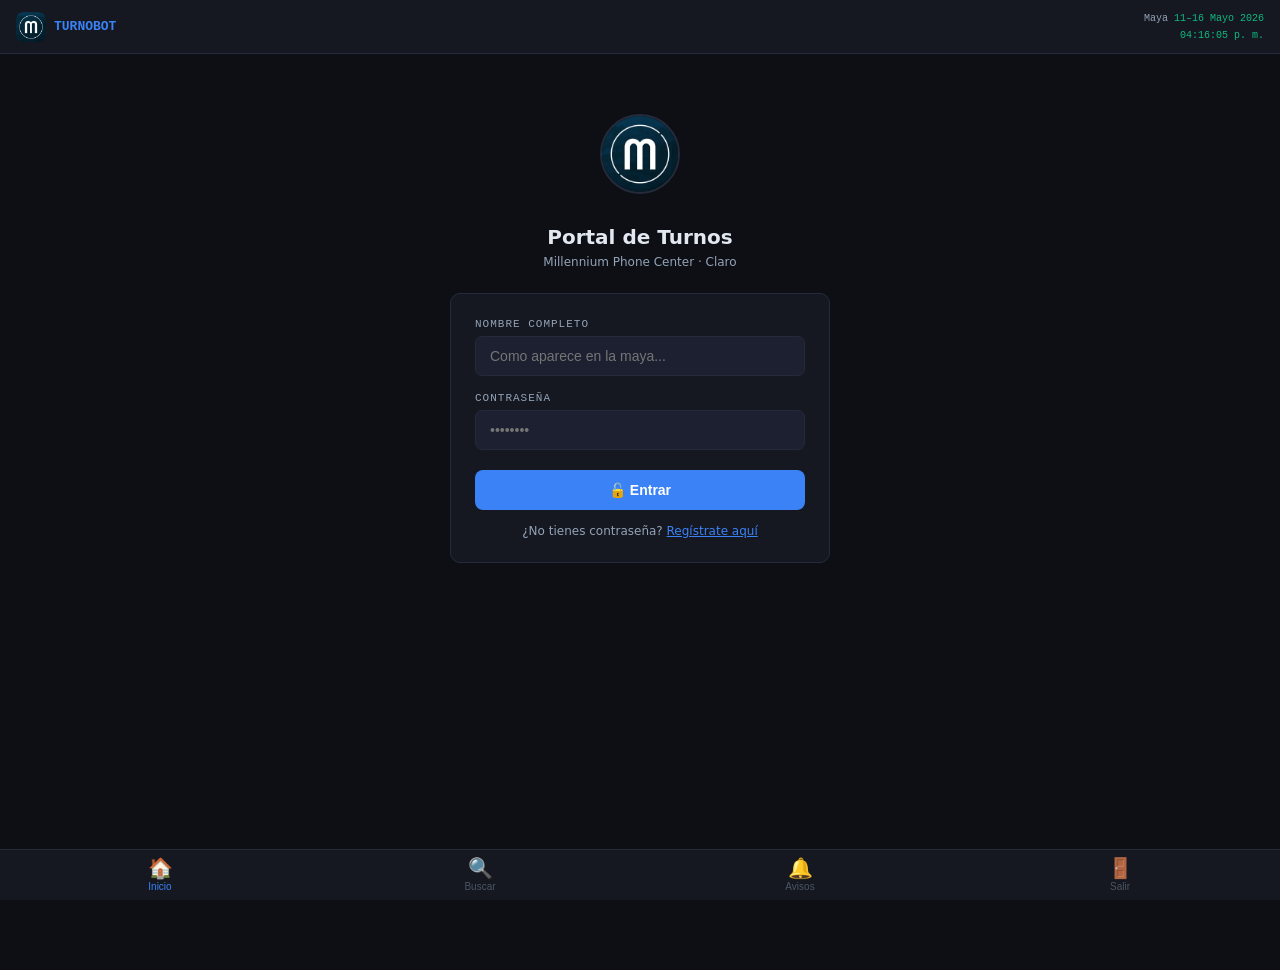
<file: respaldo.html>
<!DOCTYPE html>
<html lang="es">
<head>
<meta charset="UTF-8">
<meta name="viewport" content="width=device-width, initial-scale=1.0, maximum-scale=1.0">
<title>TurnoBot · Maya 11–16 Mayo 2026</title>
<style>
:root {
  --bg:#0d0f14; --sur:#151820; --sur2:#1c2030; --bor:#252b3b;
  --acc:#3b82f6; --grn:#10b981; --amb:#f59e0b; --red:#ef4444; --pur:#8b5cf6;
  --tx:#e2e8f0; --tx2:#94a3b8; --tx3:#4b5563;
  --mono:'Courier New',monospace; --sans:system-ui,sans-serif;
  --r:10px;
}
*{margin:0;padding:0;box-sizing:border-box}
html{scroll-behavior:smooth}
body{background:var(--bg);color:var(--tx);font-family:var(--sans);font-size:14px;min-height:100vh}

/* ANIMATIONS */
@keyframes fi{from{opacity:0;transform:translateY(8px)}to{opacity:1;transform:translateY(0)}}
@keyframes fadeIn{from{opacity:0}to{opacity:1}}
@keyframes pulse{0%,100%{transform:scale(1)}50%{transform:scale(1.05)}}
@keyframes slideUp{from{opacity:0;transform:translateY(20px)}to{opacity:1;transform:translateY(0)}}
@keyframes spin{to{transform:rotate(360deg)}}

/* HEADER */
header{background:var(--sur);border-bottom:1px solid var(--bor);padding:0 16px;display:flex;align-items:center;justify-content:space-between;height:54px;position:sticky;top:0;z-index:200}
.logo{display:flex;align-items:center;gap:8px;font-family:var(--mono);font-size:13px;font-weight:700;color:var(--acc)}
.logo-box{width:30px;height:30px;border-radius:7px;overflow:hidden;display:flex;align-items:center;justify-content:center}
.logo-box img{width:100%;height:100%;object-fit:cover;border-radius:7px}
.hdr-right{font-family:var(--mono);font-size:10px;color:var(--tx2);text-align:right;line-height:1.7}
.hdr-right span{color:var(--grn)}

/* SCREEN SYSTEM */
.screen{display:none;min-height:calc(100vh - 54px);padding:20px 16px}
.screen.active{display:block;animation:fi .25s ease}

/* LOGIN SCREEN */
.login-wrap{max-width:380px;margin:40px auto 0;animation:slideUp .4s ease}
.login-logo{text-align:center;margin-bottom:28px}
.login-logo img{width:80px;height:80px;border-radius:50%;border:2px solid var(--bor);animation:pulse 3s infinite}
.login-title{font-size:20px;font-weight:700;text-align:center;margin-bottom:6px}
.login-sub{color:var(--tx2);font-size:12px;text-align:center;margin-bottom:24px}
.login-card{background:var(--sur);border:1px solid var(--bor);border-radius:var(--r);padding:24px;animation:slideUp .5s ease}
.field{margin-bottom:16px}
.field label{display:block;font-size:11px;color:var(--tx2);margin-bottom:6px;font-family:var(--mono);letter-spacing:1px;text-transform:uppercase}
.field input{width:100%;background:var(--sur2);border:1px solid var(--bor);border-radius:7px;padding:11px 14px;color:var(--tx);font-size:14px;outline:none;transition:border-color .2s}
.field input:focus{border-color:var(--acc)}
.btn-primary{width:100%;background:var(--acc);color:#fff;border:none;border-radius:8px;padding:12px;font-size:14px;font-weight:600;cursor:pointer;transition:all .2s;margin-top:4px}
.btn-primary:hover{background:#2563eb;transform:translateY(-1px)}
.btn-primary:active{transform:translateY(0)}
.login-error{color:var(--red);font-size:12px;text-align:center;margin-top:10px;display:none}
.login-toggle{text-align:center;margin-top:14px;font-size:12px;color:var(--tx2)}
.login-toggle a{color:var(--acc);cursor:pointer;text-decoration:underline}

/* NOTIFICATION BANNER */
.notif-banner{background:linear-gradient(135deg,rgba(245,158,11,.15),rgba(245,158,11,.05));border:1px solid rgba(245,158,11,.3);border-radius:var(--r);padding:12px 14px;margin-bottom:16px;display:flex;align-items:flex-start;gap:10px;animation:slideUp .3s ease}
.notif-banner .nb-icon{font-size:18px;flex-shrink:0;margin-top:1px}
.notif-banner .nb-text{font-size:12px;color:var(--tx);flex:1}
.notif-banner .nb-time{font-size:10px;color:var(--tx3);margin-top:3px}
.notif-close{background:none;border:none;color:var(--tx3);cursor:pointer;font-size:14px;padding:2px 6px;border-radius:4px}
.notif-close:hover{color:var(--tx)}

/* HOME */
.home-hero{text-align:center;padding:30px 20px 24px;animation:slideUp .35s ease}
.home-icon{margin-bottom:12px}
.home-icon img{width:64px;height:64px;border-radius:50%;border:2px solid var(--bor)}
.home-title{font-size:22px;font-weight:700;margin-bottom:6px}
.home-sub{color:var(--tx2);font-size:13px;margin-bottom:8px}
.maya-badge{display:inline-block;background:rgba(59,130,246,.15);color:var(--acc);border:1px solid rgba(59,130,246,.3);border-radius:20px;padding:4px 14px;font-family:var(--mono);font-size:11px;margin-bottom:24px}

/* SEARCH BOX */
.search-wrap{max-width:420px;margin:0 auto 20px;position:relative}
.search-input{width:100%;background:var(--sur);border:1px solid var(--bor);border-radius:var(--r);padding:13px 46px 13px 16px;color:var(--tx);font-size:15px;font-family:var(--sans);outline:none;transition:border-color .2s,box-shadow .2s}
.search-input:focus{border-color:var(--acc);box-shadow:0 0 0 3px rgba(59,130,246,.1)}
.search-input::placeholder{color:var(--tx3)}
.search-btn{position:absolute;right:10px;top:50%;transform:translateY(-50%);background:var(--acc);border:none;color:#fff;width:32px;height:32px;border-radius:6px;cursor:pointer;font-size:15px;display:flex;align-items:center;justify-content:center;transition:background .15s}
.search-btn:hover{background:#2563eb}
.suggestions{position:absolute;top:calc(100% + 4px);left:0;right:0;background:var(--sur);border:1px solid var(--bor);border-radius:var(--r);overflow:hidden;z-index:100;max-height:220px;overflow-y:auto;box-shadow:0 8px 24px rgba(0,0,0,.4);animation:fadeIn .15s ease}
.sug-item{padding:10px 14px;cursor:pointer;font-size:13px;transition:background .1s;display:flex;align-items:center;gap:8px}
.sug-item:hover{background:var(--sur2)}
.sug-item:not(:last-child){border-bottom:1px solid var(--bor)}
.sug-avatar{width:28px;height:28px;border-radius:50%;background:linear-gradient(135deg,var(--acc),var(--pur));display:flex;align-items:center;justify-content:center;font-size:11px;font-weight:700;flex-shrink:0;color:#fff}

/* QUICK STATS HOME */
.quick-stats{display:grid;grid-template-columns:repeat(3,1fr);gap:10px;max-width:420px;margin:0 auto}
.qs-card{background:var(--sur);border:1px solid var(--bor);border-radius:var(--r);padding:14px;text-align:center;animation:slideUp .4s ease}
.qs-val{font-family:var(--mono);font-size:20px;font-weight:700}
.qs-lbl{font-size:11px;color:var(--tx2);margin-top:3px}
.qs-val.blue{color:var(--acc)} .qs-val.green{color:var(--grn)} .qs-val.amber{color:var(--amb)}

/* DATE PICKER */
.dp-header{display:flex;align-items:center;gap:12px;margin-bottom:20px}
.back-btn{background:var(--sur2);border:1px solid var(--bor);color:var(--tx2);padding:7px 12px;border-radius:7px;cursor:pointer;font-size:12px;display:flex;align-items:center;gap:5px;transition:all .15s}
.back-btn:hover{border-color:var(--acc);color:var(--acc)}
.dp-title{font-size:16px;font-weight:700}
.dp-sub{font-size:12px;color:var(--tx2);margin-top:2px}
.person-banner{background:linear-gradient(135deg,rgba(59,130,246,.15),rgba(99,102,241,.1));border:1px solid rgba(59,130,246,.25);border-radius:var(--r);padding:14px 16px;display:flex;align-items:center;gap:12px;margin-bottom:20px;animation:slideUp .3s ease}
.pb-avatar{width:42px;height:42px;border-radius:50%;background:linear-gradient(135deg,var(--acc),var(--pur));display:flex;align-items:center;justify-content:center;font-size:16px;font-weight:700;color:#fff;flex-shrink:0}
.pb-name{font-size:14px;font-weight:700}
.pb-meta{font-size:11px;color:var(--tx2);margin-top:2px}
.days-grid{display:grid;grid-template-columns:repeat(3,1fr);gap:10px;margin-bottom:20px}
.day-card{background:var(--sur);border:1px solid var(--bor);border-radius:var(--r);padding:14px 10px;text-align:center;cursor:pointer;transition:all .2s;position:relative;animation:slideUp .3s ease}
.day-card:hover{border-color:var(--acc);transform:translateY(-2px);box-shadow:0 4px 16px rgba(59,130,246,.2)}
.day-card.today-card{border-color:var(--grn);box-shadow:0 0 0 1px rgba(16,185,129,.2)}
.dc-dow{font-size:10px;color:var(--tx3);text-transform:uppercase;letter-spacing:1px;margin-bottom:4px}
.dc-date{font-family:var(--mono);font-size:16px;font-weight:700;margin-bottom:6px}
.dc-entry{font-size:11px;color:var(--acc);font-family:var(--mono)}
.today-pill{position:absolute;top:-8px;left:50%;transform:translateX(-50%);background:var(--grn);color:#fff;font-size:9px;padding:1px 7px;border-radius:10px;font-weight:700;white-space:nowrap}

/* TURNO CARD */
.tc-wrapper{max-width:480px;margin:0 auto}
.tc-nav{display:flex;align-items:center;justify-content:space-between;margin-bottom:16px}
.tc-nav-left{display:flex;gap:8px;flex-wrap:wrap}
.tc-daysel{background:var(--sur2);border:1px solid var(--bor);color:var(--tx2);padding:6px 10px;border-radius:6px;cursor:pointer;font-size:11px;font-family:var(--mono);transition:all .15s}
.tc-daysel:hover,.tc-daysel.active{border-color:var(--acc);color:var(--acc);background:rgba(59,130,246,.1)}
.plantilla{background:var(--sur);border:1px solid var(--bor);border-radius:var(--r);overflow:hidden;box-shadow:0 4px 20px rgba(0,0,0,.3);animation:slideUp .3s ease}
.pl-head{background:linear-gradient(135deg,#1e3a5f,#1a2942);padding:16px;border-bottom:1px solid var(--bor)}
.pl-head-top{display:flex;align-items:center;justify-content:space-between;margin-bottom:10px}
.pl-head-top-left{display:flex;align-items:center;gap:10px}
.pl-robot{font-size:24px}
.pl-claro-logo{height:28px;width:auto;display:block}
.pl-title{font-size:11px;font-family:var(--mono);color:var(--acc);letter-spacing:1px;text-align:right}
.pl-name{font-size:16px;font-weight:700;margin-bottom:2px}
.pl-fecha{font-family:var(--mono);font-size:11px;color:var(--tx2)}
.pl-estado-badge{display:inline-flex;align-items:center;gap:4px;background:rgba(16,185,129,.15);color:var(--grn);border:1px solid rgba(16,185,129,.25);border-radius:5px;padding:3px 8px;font-size:11px;font-weight:600;margin-top:6px}
.pl-body{padding:14px 16px}
.pl-section{margin-bottom:14px}
.pl-section-title{font-size:9px;font-family:var(--mono);color:var(--tx3);letter-spacing:2px;text-transform:uppercase;margin-bottom:8px;display:flex;align-items:center;gap:6px}
.pl-section-title::after{content:'';flex:1;height:1px;background:var(--bor)}
.pl-row{display:flex;align-items:center;justify-content:space-between;padding:7px 0;border-bottom:1px solid rgba(255,255,255,.04)}
.pl-row:last-child{border-bottom:none}
.pl-key{font-size:12px;color:var(--tx2);display:flex;align-items:center;gap:7px}
.pl-val{font-family:var(--mono);font-size:12px;font-weight:600}
.pl-val.green{color:var(--grn)} .pl-val.red{color:var(--red)} .pl-val.amber{color:var(--amb)} .pl-val.blue{color:var(--acc)}
.pl-timeline{position:relative;padding-left:18px;margin-top:8px}
.pl-timeline::before{content:'';position:absolute;left:5px;top:4px;bottom:4px;width:1px;background:var(--bor)}
.pl-tl-item{position:relative;margin-bottom:8px;padding-left:6px;animation:slideUp .3s ease}
.pl-tl-dot{position:absolute;left:-13px;top:4px;width:7px;height:7px;border-radius:50%;border:2px solid var(--bg)}
.dot-grn{background:var(--grn)} .dot-amb{background:var(--amb)} .dot-red{background:var(--red)} .dot-pur{background:var(--pur)} .dot-blue{background:var(--acc)}
.pl-tl-label{font-size:11px;color:var(--tx2);margin-bottom:1px}
.pl-tl-time{font-family:var(--mono);font-size:13px;font-weight:700}
.horas-box{background:rgba(16,185,129,.07);border:1px solid rgba(16,185,129,.2);border-radius:8px;padding:12px;display:flex;align-items:center;justify-content:space-between;margin-top:12px}
.horas-box.warn{background:rgba(245,158,11,.07);border-color:rgba(245,158,11,.2)}
.hb-left{font-size:11px;color:var(--tx2)}
.hb-val{font-family:var(--mono);font-size:22px;font-weight:700;color:var(--grn)}
.hb-val.warn{color:var(--amb)}
.hb-prog{height:4px;background:var(--bor);border-radius:2px;margin-top:6px;overflow:hidden;width:120px}
.hb-fill{height:100%;border-radius:2px;background:var(--grn);transition:width .4s}
.hb-fill.warn{background:var(--amb)}
.comp-section{margin-top:14px}
.comp-group{background:var(--sur2);border-radius:8px;padding:10px 12px;margin-bottom:8px;animation:slideUp .3s ease}
.comp-group-title{font-size:11px;font-weight:600;margin-bottom:6px;display:flex;align-items:center;gap:5px}
.comp-chips{display:flex;flex-wrap:wrap;gap:5px}
.comp-chip{background:var(--sur);border:1px solid var(--bor);padding:3px 8px;border-radius:4px;font-size:11px;color:var(--tx2)}

/* TABS */
.tabs{display:flex;gap:4px;background:var(--sur2);border-radius:8px;padding:3px;margin-bottom:16px;width:fit-content}
.tab{padding:6px 12px;border-radius:5px;cursor:pointer;font-size:12px;color:var(--tx2);transition:all .15s}
.tab.active{background:var(--sur);color:var(--tx);box-shadow:0 1px 4px rgba(0,0,0,.3)}

/* NAV BOTTOM */
.bottom-nav{position:fixed;bottom:0;left:0;right:0;background:var(--sur);border-top:1px solid var(--bor);display:flex;z-index:150;padding-bottom:env(safe-area-inset-bottom,0)}
.bn-item{flex:1;display:flex;flex-direction:column;align-items:center;padding:8px 4px;cursor:pointer;transition:color .15s;color:var(--tx3);font-size:10px;gap:3px;border:none;background:none}
.bn-item.active{color:var(--acc)}
.bn-item .bn-icon{font-size:20px;line-height:1}
body{padding-bottom:70px}

/* UTIL */
.section-hidden{display:none}
.mt8{margin-top:8px}
.chip-fecha{background:var(--sur2);border:1px solid var(--bor);border-radius:5px;padding:2px 8px;font-family:var(--mono);font-size:10px;color:var(--tx2)}
.week-table{background:var(--sur);border:1px solid var(--bor);border-radius:var(--r);overflow:hidden}
.wt-head{padding:12px 14px;border-bottom:1px solid var(--bor);font-size:13px;font-weight:600;display:flex;justify-content:space-between;align-items:center}
.wt-row{display:flex;align-items:stretch;border-bottom:1px solid var(--bor)}
.wt-row:last-child{border-bottom:none}
.wt-day-col{width:70px;flex-shrink:0;padding:10px;background:var(--sur2);display:flex;flex-direction:column;justify-content:center;border-right:1px solid var(--bor)}
.wt-dow{font-size:9px;color:var(--tx3);text-transform:uppercase;letter-spacing:1px}
.wt-date{font-family:var(--mono);font-size:12px;font-weight:700;margin-top:2px}
.wt-content{flex:1;padding:10px 12px}
.wt-times{display:flex;gap:8px;flex-wrap:wrap;margin-bottom:4px}
.time-pill{background:var(--sur2);border:1px solid var(--bor);padding:2px 7px;border-radius:4px;font-family:var(--mono);font-size:11px;color:var(--tx2)}
.time-pill.entrada{border-color:rgba(16,185,129,.4);color:var(--grn)}
.time-pill.salida{border-color:rgba(239,68,68,.3);color:var(--red)}
.wt-horas{font-family:var(--mono);font-size:11px;color:var(--tx2)}
.hbar{display:inline-block;width:50px;height:3px;background:var(--bor);border-radius:2px;margin:0 4px;vertical-align:middle;overflow:hidden}
.hbar-fill{height:100%;border-radius:2px;background:var(--grn)}
.hbar-fill.warn{background:var(--amb)}

/* USER AVATAR TOP */
.user-info-top{display:flex;align-items:center;gap:6px}
.user-avatar-sm{width:24px;height:24px;border-radius:50%;background:linear-gradient(135deg,var(--acc),var(--pur));display:flex;align-items:center;justify-content:center;font-size:10px;font-weight:700;color:#fff}
.logout-btn{background:none;border:1px solid var(--bor);color:var(--tx3);padding:3px 8px;border-radius:5px;font-size:10px;cursor:pointer;transition:all .15s;font-family:var(--mono)}
.logout-btn:hover{border-color:var(--red);color:var(--red)}

/* LOADING */
.loading-overlay{position:fixed;inset:0;background:rgba(13,15,20,.85);display:flex;flex-direction:column;align-items:center;justify-content:center;z-index:999;animation:fadeIn .2s ease}
.loading-spin{width:36px;height:36px;border:3px solid var(--bor);border-top-color:var(--acc);border-radius:50%;animation:spin .7s linear infinite;margin-bottom:12px}
.loading-text{font-size:13px;color:var(--tx2)}

@media(max-width:360px){.days-grid{grid-template-columns:repeat(2,1fr)}}
</style>
</head>
<body>

<!-- LOADING OVERLAY -->
<div class="loading-overlay" id="loading-overlay">
  <div class="loading-spin"></div>
  <div class="loading-text">Cargando...</div>
</div>

<!-- HEADER -->
<header>
  <div class="logo">
    <div class="logo-box"><img src="[data-uri]" alt="MPC"></div>
    TURNOBOT
  </div>
  <div id="header-right" class="hdr-right">
    Maya <span>11–16 Mayo 2026</span><br><span id="live-time">—</span>
  </div>
</header>

<!-- ══════════════════ SCREEN: LOGIN ══════════════════ -->
<div class="screen" id="screen-login">
  <div class="login-wrap">
    <div class="login-logo">
      <img src="[data-uri]" alt="Millennium Phone Center">
    </div>
    <div class="login-title">Portal de Turnos</div>
    <div class="login-sub">Millennium Phone Center · Claro</div>
    <div class="login-card" id="login-card">
      <div class="field">
        <label>Nombre completo</label>
        <input type="text" id="login-nombre" placeholder="Como aparece en la maya..." autocomplete="name">
      </div>
      <div class="field">
        <label>Contraseña</label>
        <input type="password" id="login-pass" placeholder="••••••••" autocomplete="current-password">
      </div>
      <button class="btn-primary" onclick="doLogin()">🔓 Entrar</button>
      <div class="login-error" id="login-error">❌ Nombre no encontrado o contraseña incorrecta</div>
      <div class="login-toggle">¿No tienes contraseña? <a onclick="showRegister()">Regístrate aquí</a></div>
    </div>
    <div class="login-card" id="register-card" style="display:none;margin-top:12px">
      <div style="font-size:13px;font-weight:600;margin-bottom:14px">📝 Crear cuenta</div>
      <div class="field">
        <label>Tu nombre (como en la maya)</label>
        <input type="text" id="reg-nombre" placeholder="APELLIDO NOMBRE...">
      </div>
      <div class="field">
        <label>Elige una contraseña</label>
        <input type="password" id="reg-pass" placeholder="Mínimo 4 caracteres">
      </div>
      <div class="field">
        <label>Confirmar contraseña</label>
        <input type="password" id="reg-pass2" placeholder="Repite la contraseña">
      </div>
      <button class="btn-primary" onclick="doRegister()">✅ Registrarme</button>
      <div class="login-error" id="reg-error"></div>
      <div class="login-toggle"><a onclick="showLogin()">← Volver al inicio de sesión</a></div>
    </div>
  </div>
</div>

<!-- ══════════════════ SCREEN: HOME ══════════════════ -->
<div class="screen" id="screen-home">
  <div id="notif-container"></div>
  <div class="home-hero">
    <div class="home-icon"><img src="[data-uri]" alt="MPC"></div>
    <div class="home-title">Consulta tu turno</div>
    <div class="home-sub">Maya del 11 al 16 de Mayo · <b>38 asesores</b></div>
    <div class="maya-badge">📅 11/05/2026 — 16/05/2026</div>
    <div class="search-wrap" id="search-wrap">
      <input class="search-input" id="search-input" type="text" placeholder="🔍 Escribe tu nombre..." autocomplete="off" oninput="onSearch(this.value)">
      <button class="search-btn" onclick="doSearch()">→</button>
      <div class="suggestions" id="suggestions" style="display:none"></div>
    </div>
    <div class="quick-stats">
      <div class="qs-card"><div class="qs-val blue">38</div><div class="qs-lbl">Asesores</div></div>
      <div class="qs-card"><div class="qs-val green" id="stat-hoy">—</div><div class="qs-lbl">Activos hoy</div></div>
      <div class="qs-card"><div class="qs-val amber">6</div><div class="qs-lbl">Días maya</div></div>
    </div>
  </div>
</div>

<!-- ══════════════════ SCREEN: DATE PICKER ══════════════════ -->
<div class="screen" id="screen-datepicker">
  <div class="dp-header">
    <button class="back-btn" onclick="goBack()">← Volver</button>
    <div>
      <div class="dp-title" id="dp-title">Selecciona un día</div>
      <div class="dp-sub">Toca el día que quieres consultar</div>
    </div>
  </div>
  <div class="person-banner" id="person-banner"></div>
  <div class="days-grid" id="days-grid"></div>
  <div class="tabs">
    <div class="tab active" onclick="switchDpTab(this,'dp-dias')">📅 Por día</div>
    <div class="tab" onclick="switchDpTab(this,'dp-semana')">📊 Semana completa</div>
  </div>
  <div id="dp-dias"></div>
  <div id="dp-semana" class="section-hidden"></div>
</div>

<!-- ══════════════════ SCREEN: TURNO DETAIL ══════════════════ -->
<div class="screen" id="screen-turno">
  <div class="tc-nav">
    <button class="back-btn" onclick="goBack()">← Volver</button>
    <div class="tc-nav-left" id="tc-day-nav"></div>
  </div>
  <div class="tc-wrapper" id="turno-content"></div>
</div>

<!-- BOTTOM NAV (solo asesor) -->
<nav class="bottom-nav">
  <button class="bn-item active" id="bn-home" onclick="showScreen('screen-home');setNav('bn-home')">
    <span class="bn-icon">🏠</span>Inicio
  </button>
  <button class="bn-item" id="bn-buscar" onclick="showScreen('screen-home');setNav('bn-buscar');document.getElementById('search-input').focus()">
    <span class="bn-icon">🔍</span>Buscar
  </button>
  <button class="bn-item" id="bn-notif" onclick="showNotifications()">
    <span class="bn-icon" id="notif-icon">🔔</span>Avisos
  </button>
  <button class="bn-item" id="bn-salir" onclick="doLogout()">
    <span class="bn-icon">🚪</span>Salir
  </button>
</nav>

<script>
const DATA = [{"fecha": "11/05/2026", "estado": "ACTIVO", "nombre": "ADRIANA ANILLO BOLÍVAR", "entrada": "10:30", "salida": "19:00", "break1": "12:00", "break2": "17:00", "almuerzo": "13:30", "horas": 7.5, "entrada12": "10:30 AM", "salida12": "7:00 PM", "break1_12": "12:00 PM", "break1_fin12": "12:15 PM", "break2_12": "5:00 PM", "break2_fin12": "5:15 PM", "alm12": "1:30 PM", "alm_fin12": "2:30 PM"}, {"fecha": "12/05/2026", "estado": "ACTIVO", "nombre": "ADRIANA ANILLO BOLÍVAR", "entrada": "10:30", "salida": "19:00", "break1": "12:15", "break2": "17:20", "almuerzo": "14:00", "horas": 7.5, "entrada12": "10:30 AM", "salida12": "7:00 PM", "break1_12": "12:15 PM", "break1_fin12": "12:30 PM", "break2_12": "5:20 PM", "break2_fin12": "5:35 PM", "alm12": "2:00 PM", "alm_fin12": "3:00 PM"}, {"fecha": "13/05/2026", "estado": "ACTIVO", "nombre": "ADRIANA ANILLO BOLÍVAR", "entrada": "10:30", "salida": "19:00", "break1": "12:00", "break2": "17:00", "almuerzo": "13:30", "horas": 7.5, "entrada12": "10:30 AM", "salida12": "7:00 PM", "break1_12": "12:00 PM", "break1_fin12": "12:15 PM", "break2_12": "5:00 PM", "break2_fin12": "5:15 PM", "alm12": "1:30 PM", "alm_fin12": "2:30 PM"}, {"fecha": "14/05/2026", "estado": "ACTIVO", "nombre": "ADRIANA ANILLO BOLÍVAR", "entrada": "10:30", "salida": "19:00", "break1": "12:00", "break2": "17:00", "almuerzo": "13:30", "horas": 7.5, "entrada12": "10:30 AM", "salida12": "7:00 PM", "break1_12": "12:00 PM", "break1_fin12": "12:15 PM", "break2_12": "5:00 PM", "break2_fin12": "5:15 PM", "alm12": "1:30 PM", "alm_fin12": "2:30 PM"}, {"fecha": "15/05/2026", "estado": "ACTIVO", "nombre": "ADRIANA ANILLO BOLÍVAR", "entrada": "10:00", "salida": "19:00", "break1": "12:00", "break2": "17:20", "almuerzo": "13:30", "horas": 8.0, "entrada12": "10:00 AM", "salida12": "7:00 PM", "break1_12": "12:00 PM", "break1_fin12": "12:15 PM", "break2_12": "5:20 PM", "break2_fin12": "5:35 PM", "alm12": "1:30 PM", "alm_fin12": "2:30 PM"}, {"fecha": "16/05/2026", "estado": "ACTIVO", "nombre": "ADRIANA ANILLO BOLÍVAR", "entrada": "08:00", "salida": "15:00", "break1": "09:15", "break2": null, "almuerzo": "11:00", "horas": 6.0, "entrada12": "8:00 AM", "salida12": "3:00 PM", "break1_12": "9:15 AM", "break1_fin12": "9:30 AM", "break2_12": null, "break2_fin12": null, "alm12": "11:00 AM", "alm_fin12": "12:00 PM"}, {"fecha": "11/05/2026", "estado": "ACTIVO", "nombre": "ALEXANDRA HURTADO BARROSO", "entrada": "08:00", "salida": "16:30", "break1": "09:40", "break2": "14:15", "almuerzo": "12:00", "horas": 7.5, "entrada12": "8:00 AM", "salida12": "4:30 PM", "break1_12": "9:40 AM", "break1_fin12": "9:55 AM", "break2_12": "2:15 PM", "break2_fin12": "2:30 PM", "alm12": "12:00 PM", "alm_fin12": "1:00 PM"}, {"fecha": "12/05/2026", "estado": "ACTIVO", "nombre": "ALEXANDRA HURTADO BARROSO", "entrada": "08:00", "salida": "16:30", "break1": "09:40", "break2": "14:15", "almuerzo": "12:00", "horas": 7.5, "entrada12": "8:00 AM", "salida12": "4:30 PM", "break1_12": "9:40 AM", "break1_fin12": "9:55 AM", "break2_12": "2:15 PM", "break2_fin12": "2:30 PM", "alm12": "12:00 PM", "alm_fin12": "1:00 PM"}, {"fecha": "13/05/2026", "estado": "ACTIVO", "nombre": "ALEXANDRA HURTADO BARROSO", "entrada": "08:00", "salida": "16:30", "break1": "09:40", "break2": "14:15", "almuerzo": "12:00", "horas": 7.5, "entrada12": "8:00 AM", "salida12": "4:30 PM", "break1_12": "9:40 AM", "break1_fin12": "9:55 AM", "break2_12": "2:15 PM", "break2_fin12": "2:30 PM", "alm12": "12:00 PM", "alm_fin12": "1:00 PM"}, {"fecha": "14/05/2026", "estado": "ACTIVO", "nombre": "ALEXANDRA HURTADO BARROSO", "entrada": "08:00", "salida": "16:30", "break1": "09:40", "break2": "14:15", "almuerzo": "12:00", "horas": 7.5, "entrada12": "8:00 AM", "salida12": "4:30 PM", "break1_12": "9:40 AM", "break1_fin12": "9:55 AM", "break2_12": "2:15 PM", "break2_fin12": "2:30 PM", "alm12": "12:00 PM", "alm_fin12": "1:00 PM"}, {"fecha": "15/05/2026", "estado": "ACTIVO", "nombre": "ALEXANDRA HURTADO BARROSO", "entrada": "08:00", "salida": "17:00", "break1": "09:30", "break2": "14:15", "almuerzo": "12:00", "horas": 8.0, "entrada12": "8:00 AM", "salida12": "5:00 PM", "break1_12": "9:30 AM", "break1_fin12": "9:45 AM", "break2_12": "2:15 PM", "break2_fin12": "2:30 PM", "alm12": "12:00 PM", "alm_fin12": "1:00 PM"}, {"fecha": "16/05/2026", "estado": "ACTIVO", "nombre": "ALEXANDRA HURTADO BARROSO", "entrada": "08:00", "salida": "15:00", "break1": "10:00", "break2": null, "almuerzo": "12:30", "horas": 6.0, "entrada12": "8:00 AM", "salida12": "3:00 PM", "break1_12": "10:00 AM", "break1_fin12": "10:15 AM", "break2_12": null, "break2_fin12": null, "alm12": "12:30 PM", "alm_fin12": "1:30 PM"}, {"fecha": "11/05/2026", "estado": "ACTIVO", "nombre": "ANDREA CAROLINA AGUERO ARENAS", "entrada": "10:30", "salida": "19:00", "break1": "12:15", "break2": "17:20", "almuerzo": "14:00", "horas": 7.5, "entrada12": "10:30 AM", "salida12": "7:00 PM", "break1_12": "12:15 PM", "break1_fin12": "12:30 PM", "break2_12": "5:20 PM", "break2_fin12": "5:35 PM", "alm12": "2:00 PM", "alm_fin12": "3:00 PM"}, {"fecha": "12/05/2026", "estado": "ACTIVO", "nombre": "ANDREA CAROLINA AGUERO ARENAS", "entrada": "10:30", "salida": "19:00", "break1": "12:00", "break2": "17:00", "almuerzo": "13:30", "horas": 7.5, "entrada12": "10:30 AM", "salida12": "7:00 PM", "break1_12": "12:00 PM", "break1_fin12": "12:15 PM", "break2_12": "5:00 PM", "break2_fin12": "5:15 PM", "alm12": "1:30 PM", "alm_fin12": "2:30 PM"}, {"fecha": "13/05/2026", "estado": "ACTIVO", "nombre": "ANDREA CAROLINA AGUERO ARENAS", "entrada": "10:30", "salida": "19:00", "break1": "12:15", "break2": "17:20", "almuerzo": "14:00", "horas": 7.5, "entrada12": "10:30 AM", "salida12": "7:00 PM", "break1_12": "12:15 PM", "break1_fin12": "12:30 PM", "break2_12": "5:20 PM", "break2_fin12": "5:35 PM", "alm12": "2:00 PM", "alm_fin12": "3:00 PM"}, {"fecha": "14/05/2026", "estado": "ACTIVO", "nombre": "ANDREA CAROLINA AGUERO ARENAS", "entrada": "10:30", "salida": "19:00", "break1": "12:15", "break2": "17:20", "almuerzo": "14:00", "horas": 7.5, "entrada12": "10:30 AM", "salida12": "7:00 PM", "break1_12": "12:15 PM", "break1_fin12": "12:30 PM", "break2_12": "5:20 PM", "break2_fin12": "5:35 PM", "alm12": "2:00 PM", "alm_fin12": "3:00 PM"}, {"fecha": "15/05/2026", "estado": "ACTIVO", "nombre": "ANDREA CAROLINA AGUERO ARENAS", "entrada": "10:00", "salida": "19:00", "break1": "12:15", "break2": "17:00", "almuerzo": "14:00", "horas": 8.0, "entrada12": "10:00 AM", "salida12": "7:00 PM", "break1_12": "12:15 PM", "break1_fin12": "12:30 PM", "break2_12": "5:00 PM", "break2_fin12": "5:15 PM", "alm12": "2:00 PM", "alm_fin12": "3:00 PM"}, {"fecha": "16/05/2026", "estado": "ACTIVO", "nombre": "ANDREA CAROLINA AGUERO ARENAS", "entrada": "08:00", "salida": "15:00", "break1": "09:40", "break2": null, "almuerzo": "11:30", "horas": 6.0, "entrada12": "8:00 AM", "salida12": "3:00 PM", "break1_12": "9:40 AM", "break1_fin12": "9:55 AM", "break2_12": null, "break2_fin12": null, "alm12": "11:30 AM", "alm_fin12": "12:30 PM"}, {"fecha": "11/05/2026", "estado": "ACTIVO", "nombre": "ANDREINA LUZ BOVEA LOPEZ", "entrada": "10:30", "salida": "19:00", "break1": "12:00", "break2": "17:00", "almuerzo": "13:30", "horas": 7.5, "entrada12": "10:30 AM", "salida12": "7:00 PM", "break1_12": "12:00 PM", "break1_fin12": "12:15 PM", "break2_12": "5:00 PM", "break2_fin12": "5:15 PM", "alm12": "1:30 PM", "alm_fin12": "2:30 PM"}, {"fecha": "12/05/2026", "estado": "ACTIVO", "nombre": "ANDREINA LUZ BOVEA LOPEZ", "entrada": "10:30", "salida": "19:00", "break1": "12:00", "break2": "17:00", "almuerzo": "13:30", "horas": 7.5, "entrada12": "10:30 AM", "salida12": "7:00 PM", "break1_12": "12:00 PM", "break1_fin12": "12:15 PM", "break2_12": "5:00 PM", "break2_fin12": "5:15 PM", "alm12": "1:30 PM", "alm_fin12": "2:30 PM"}, {"fecha": "13/05/2026", "estado": "ACTIVO", "nombre": "ANDREINA LUZ BOVEA LOPEZ", "entrada": "10:30", "salida": "19:00", "break1": "12:00", "break2": "17:00", "almuerzo": "13:30", "horas": 7.5, "entrada12": "10:30 AM", "salida12": "7:00 PM", "break1_12": "12:00 PM", "break1_fin12": "12:15 PM", "break2_12": "5:00 PM", "break2_fin12": "5:15 PM", "alm12": "1:30 PM", "alm_fin12": "2:30 PM"}, {"fecha": "14/05/2026", "estado": "ACTIVO", "nombre": "ANDREINA LUZ BOVEA LOPEZ", "entrada": "10:30", "salida": "19:00", "break1": "12:00", "break2": "17:00", "almuerzo": "13:30", "horas": 7.5, "entrada12": "10:30 AM", "salida12": "7:00 PM", "break1_12": "12:00 PM", "break1_fin12": "12:15 PM", "break2_12": "5:00 PM", "break2_fin12": "5:15 PM", "alm12": "1:30 PM", "alm_fin12": "2:30 PM"}, {"fecha": "15/05/2026", "estado": "ACTIVO", "nombre": "ANDREINA LUZ BOVEA LOPEZ", "entrada": "10:00", "salida": "19:00", "break1": "12:00", "break2": "17:20", "almuerzo": "13:30", "horas": 8.0, "entrada12": "10:00 AM", "salida12": "7:00 PM", "break1_12": "12:00 PM", "break1_fin12": "12:15 PM", "break2_12": "5:20 PM", "break2_fin12": "5:35 PM", "alm12": "1:30 PM", "alm_fin12": "2:30 PM"}, {"fecha": "16/05/2026", "estado": "ACTIVO", "nombre": "ANDREINA LUZ BOVEA LOPEZ", "entrada": "08:00", "salida": "15:00", "break1": "09:40", "break2": null, "almuerzo": "11:30", "horas": 6.0, "entrada12": "8:00 AM", "salida12": "3:00 PM", "break1_12": "9:40 AM", "break1_fin12": "9:55 AM", "break2_12": null, "break2_fin12": null, "alm12": "11:30 AM", "alm_fin12": "12:30 PM"}, {"fecha": "11/05/2026", "estado": "ACTIVO", "nombre": "ANGELY NICOLL VALDES CASTRO", "entrada": "10:30", "salida": "19:00", "break1": "12:00", "break2": "17:00", "almuerzo": "13:30", "horas": 7.5, "entrada12": "10:30 AM", "salida12": "7:00 PM", "break1_12": "12:00 PM", "break1_fin12": "12:15 PM", "break2_12": "5:00 PM", "break2_fin12": "5:15 PM", "alm12": "1:30 PM", "alm_fin12": "2:30 PM"}, {"fecha": "12/05/2026", "estado": "ACTIVO", "nombre": "ANGELY NICOLL VALDES CASTRO", "entrada": "10:30", "salida": "19:00", "break1": "12:00", "break2": "17:00", "almuerzo": "13:30", "horas": 7.5, "entrada12": "10:30 AM", "salida12": "7:00 PM", "break1_12": "12:00 PM", "break1_fin12": "12:15 PM", "break2_12": "5:00 PM", "break2_fin12": "5:15 PM", "alm12": "1:30 PM", "alm_fin12": "2:30 PM"}, {"fecha": "13/05/2026", "estado": "ACTIVO", "nombre": "ANGELY NICOLL VALDES CASTRO", "entrada": "10:30", "salida": "19:00", "break1": "12:00", "break2": "17:00", "almuerzo": "13:30", "horas": 7.5, "entrada12": "10:30 AM", "salida12": "7:00 PM", "break1_12": "12:00 PM", "break1_fin12": "12:15 PM", "break2_12": "5:00 PM", "break2_fin12": "5:15 PM", "alm12": "1:30 PM", "alm_fin12": "2:30 PM"}, {"fecha": "14/05/2026", "estado": "ACTIVO", "nombre": "ANGELY NICOLL VALDES CASTRO", "entrada": "10:30", "salida": "19:00", "break1": "12:00", "break2": "17:00", "almuerzo": "13:30", "horas": 7.5, "entrada12": "10:30 AM", "salida12": "7:00 PM", "break1_12": "12:00 PM", "break1_fin12": "12:15 PM", "break2_12": "5:00 PM", "break2_fin12": "5:15 PM", "alm12": "1:30 PM", "alm_fin12": "2:30 PM"}, {"fecha": "15/05/2026", "estado": "ACTIVO", "nombre": "ANGELY NICOLL VALDES CASTRO", "entrada": "10:00", "salida": "19:00", "break1": "12:00", "break2": "17:20", "almuerzo": "13:30", "horas": 8.0, "entrada12": "10:00 AM", "salida12": "7:00 PM", "break1_12": "12:00 PM", "break1_fin12": "12:15 PM", "break2_12": "5:20 PM", "break2_fin12": "5:35 PM", "alm12": "1:30 PM", "alm_fin12": "2:30 PM"}, {"fecha": "16/05/2026", "estado": "ACTIVO", "nombre": "ANGELY NICOLL VALDES CASTRO", "entrada": "08:00", "salida": "15:00", "break1": "09:40", "break2": null, "almuerzo": "11:30", "horas": 6.0, "entrada12": "8:00 AM", "salida12": "3:00 PM", "break1_12": "9:40 AM", "break1_fin12": "9:55 AM", "break2_12": null, "break2_fin12": null, "alm12": "11:30 AM", "alm_fin12": "12:30 PM"}, {"fecha": "11/05/2026", "estado": "ACTIVO", "nombre": "ANYESKA MICHELL ARCON GOMEZ", "entrada": "08:00", "salida": "16:30", "break1": "09:15", "break2": "14:40", "almuerzo": "12:30", "horas": 7.5, "entrada12": "8:00 AM", "salida12": "4:30 PM", "break1_12": "9:15 AM", "break1_fin12": "9:30 AM", "break2_12": "2:40 PM", "break2_fin12": "2:55 PM", "alm12": "12:30 PM", "alm_fin12": "1:30 PM"}, {"fecha": "12/05/2026", "estado": "ACTIVO", "nombre": "ANYESKA MICHELL ARCON GOMEZ", "entrada": "08:00", "salida": "16:30", "break1": "09:15", "break2": "14:40", "almuerzo": "12:30", "horas": 7.5, "entrada12": "8:00 AM", "salida12": "4:30 PM", "break1_12": "9:15 AM", "break1_fin12": "9:30 AM", "break2_12": "2:40 PM", "break2_fin12": "2:55 PM", "alm12": "12:30 PM", "alm_fin12": "1:30 PM"}, {"fecha": "13/05/2026", "estado": "ACTIVO", "nombre": "ANYESKA MICHELL ARCON GOMEZ", "entrada": "08:00", "salida": "16:30", "break1": "09:15", "break2": "14:40", "almuerzo": "12:30", "horas": 7.5, "entrada12": "8:00 AM", "salida12": "4:30 PM", "break1_12": "9:15 AM", "break1_fin12": "9:30 AM", "break2_12": "2:40 PM", "break2_fin12": "2:55 PM", "alm12": "12:30 PM", "alm_fin12": "1:30 PM"}, {"fecha": "14/05/2026", "estado": "ACTIVO", "nombre": "ANYESKA MICHELL ARCON GOMEZ", "entrada": "08:00", "salida": "16:30", "break1": "09:15", "break2": "14:40", "almuerzo": "12:30", "horas": 7.5, "entrada12": "8:00 AM", "salida12": "4:30 PM", "break1_12": "9:15 AM", "break1_fin12": "9:30 AM", "break2_12": "2:40 PM", "break2_fin12": "2:55 PM", "alm12": "12:30 PM", "alm_fin12": "1:30 PM"}, {"fecha": "15/05/2026", "estado": "ACTIVO", "nombre": "ANYESKA MICHELL ARCON GOMEZ", "entrada": "08:00", "salida": "17:00", "break1": "09:15", "break2": "14:30", "almuerzo": "12:30", "horas": 8.0, "entrada12": "8:00 AM", "salida12": "5:00 PM", "break1_12": "9:15 AM", "break1_fin12": "9:30 AM", "break2_12": "2:30 PM", "break2_fin12": "2:45 PM", "alm12": "12:30 PM", "alm_fin12": "1:30 PM"}, {"fecha": "16/05/2026", "estado": "ACTIVO", "nombre": "ANYESKA MICHELL ARCON GOMEZ", "entrada": "08:00", "salida": "15:00", "break1": "10:00", "break2": null, "almuerzo": "12:30", "horas": 6.0, "entrada12": "8:00 AM", "salida12": "3:00 PM", "break1_12": "10:00 AM", "break1_fin12": "10:15 AM", "break2_12": null, "break2_fin12": null, "alm12": "12:30 PM", "alm_fin12": "1:30 PM"}, {"fecha": "11/05/2026", "estado": "ACTIVO", "nombre": "BRIANIS MILETH TORRES MÁRQUEZ", "entrada": "08:00", "salida": "16:30", "break1": "09:40", "break2": "14:15", "almuerzo": "12:00", "horas": 7.5, "entrada12": "8:00 AM", "salida12": "4:30 PM", "break1_12": "9:40 AM", "break1_fin12": "9:55 AM", "break2_12": "2:15 PM", "break2_fin12": "2:30 PM", "alm12": "12:00 PM", "alm_fin12": "1:00 PM"}, {"fecha": "12/05/2026", "estado": "ACTIVO", "nombre": "BRIANIS MILETH TORRES MÁRQUEZ", "entrada": "08:00", "salida": "16:30", "break1": "09:40", "break2": "14:15", "almuerzo": "12:00", "horas": 7.5, "entrada12": "8:00 AM", "salida12": "4:30 PM", "break1_12": "9:40 AM", "break1_fin12": "9:55 AM", "break2_12": "2:15 PM", "break2_fin12": "2:30 PM", "alm12": "12:00 PM", "alm_fin12": "1:00 PM"}, {"fecha": "13/05/2026", "estado": "ACTIVO", "nombre": "BRIANIS MILETH TORRES MÁRQUEZ", "entrada": "08:00", "salida": "16:30", "break1": "09:40", "break2": "14:15", "almuerzo": "12:00", "horas": 7.5, "entrada12": "8:00 AM", "salida12": "4:30 PM", "break1_12": "9:40 AM", "break1_fin12": "9:55 AM", "break2_12": "2:15 PM", "break2_fin12": "2:30 PM", "alm12": "12:00 PM", "alm_fin12": "1:00 PM"}, {"fecha": "14/05/2026", "estado": "ACTIVO", "nombre": "BRIANIS MILETH TORRES MÁRQUEZ", "entrada": "08:00", "salida": "16:30", "break1": "09:40", "break2": "14:15", "almuerzo": "12:00", "horas": 7.5, "entrada12": "8:00 AM", "salida12": "4:30 PM", "break1_12": "9:40 AM", "break1_fin12": "9:55 AM", "break2_12": "2:15 PM", "break2_fin12": "2:30 PM", "alm12": "12:00 PM", "alm_fin12": "1:00 PM"}, {"fecha": "15/05/2026", "estado": "ACTIVO", "nombre": "BRIANIS MILETH TORRES MÁRQUEZ", "entrada": "08:00", "salida": "17:00", "break1": "09:30", "break2": "14:15", "almuerzo": "12:00", "horas": 8.0, "entrada12": "8:00 AM", "salida12": "5:00 PM", "break1_12": "9:30 AM", "break1_fin12": "9:45 AM", "break2_12": "2:15 PM", "break2_fin12": "2:30 PM", "alm12": "12:00 PM", "alm_fin12": "1:00 PM"}, {"fecha": "16/05/2026", "estado": "ACTIVO", "nombre": "BRIANIS MILETH TORRES MÁRQUEZ", "entrada": "08:00", "salida": "15:00", "break1": "09:15", "break2": null, "almuerzo": "11:00", "horas": 6.0, "entrada12": "8:00 AM", "salida12": "3:00 PM", "break1_12": "9:15 AM", "break1_fin12": "9:30 AM", "break2_12": null, "break2_fin12": null, "alm12": "11:00 AM", "alm_fin12": "12:00 PM"}, {"fecha": "11/05/2026", "estado": "ACTIVO", "nombre": "CARLOS ENRIQUE GUZMAN JIMENEZ", "entrada": "10:30", "salida": "19:00", "break1": "12:00", "break2": "17:00", "almuerzo": "13:30", "horas": 7.5, "entrada12": "10:30 AM", "salida12": "7:00 PM", "break1_12": "12:00 PM", "break1_fin12": "12:15 PM", "break2_12": "5:00 PM", "break2_fin12": "5:15 PM", "alm12": "1:30 PM", "alm_fin12": "2:30 PM"}, {"fecha": "12/05/2026", "estado": "ACTIVO", "nombre": "CARLOS ENRIQUE GUZMAN JIMENEZ", "entrada": "10:30", "salida": "19:00", "break1": "12:00", "break2": "17:00", "almuerzo": "13:30", "horas": 7.5, "entrada12": "10:30 AM", "salida12": "7:00 PM", "break1_12": "12:00 PM", "break1_fin12": "12:15 PM", "break2_12": "5:00 PM", "break2_fin12": "5:15 PM", "alm12": "1:30 PM", "alm_fin12": "2:30 PM"}, {"fecha": "13/05/2026", "estado": "ACTIVO", "nombre": "CARLOS ENRIQUE GUZMAN JIMENEZ", "entrada": "10:30", "salida": "19:00", "break1": "12:00", "break2": "17:00", "almuerzo": "13:30", "horas": 7.5, "entrada12": "10:30 AM", "salida12": "7:00 PM", "break1_12": "12:00 PM", "break1_fin12": "12:15 PM", "break2_12": "5:00 PM", "break2_fin12": "5:15 PM", "alm12": "1:30 PM", "alm_fin12": "2:30 PM"}, {"fecha": "14/05/2026", "estado": "ACTIVO", "nombre": "CARLOS ENRIQUE GUZMAN JIMENEZ", "entrada": "10:30", "salida": "19:00", "break1": "12:00", "break2": "17:00", "almuerzo": "13:30", "horas": 7.5, "entrada12": "10:30 AM", "salida12": "7:00 PM", "break1_12": "12:00 PM", "break1_fin12": "12:15 PM", "break2_12": "5:00 PM", "break2_fin12": "5:15 PM", "alm12": "1:30 PM", "alm_fin12": "2:30 PM"}, {"fecha": "15/05/2026", "estado": "ACTIVO", "nombre": "CARLOS ENRIQUE GUZMAN JIMENEZ", "entrada": "10:00", "salida": "19:00", "break1": "12:00", "break2": "17:20", "almuerzo": "13:30", "horas": 8.0, "entrada12": "10:00 AM", "salida12": "7:00 PM", "break1_12": "12:00 PM", "break1_fin12": "12:15 PM", "break2_12": "5:20 PM", "break2_fin12": "5:35 PM", "alm12": "1:30 PM", "alm_fin12": "2:30 PM"}, {"fecha": "16/05/2026", "estado": "ACTIVO", "nombre": "CARLOS ENRIQUE GUZMAN JIMENEZ", "entrada": "08:00", "salida": "15:00", "break1": "09:40", "break2": null, "almuerzo": "11:30", "horas": 6.0, "entrada12": "8:00 AM", "salida12": "3:00 PM", "break1_12": "9:40 AM", "break1_fin12": "9:55 AM", "break2_12": null, "break2_fin12": null, "alm12": "11:30 AM", "alm_fin12": "12:30 PM"}, {"fecha": "11/05/2026", "estado": "ACTIVO", "nombre": "CINDY PATRICIA ALVAREZ GUTIERREZ", "entrada": "08:00", "salida": "16:30", "break1": "09:40", "break2": "14:15", "almuerzo": "12:00", "horas": 7.5, "entrada12": "8:00 AM", "salida12": "4:30 PM", "break1_12": "9:40 AM", "break1_fin12": "9:55 AM", "break2_12": "2:15 PM", "break2_fin12": "2:30 PM", "alm12": "12:00 PM", "alm_fin12": "1:00 PM"}, {"fecha": "12/05/2026", "estado": "ACTIVO", "nombre": "CINDY PATRICIA ALVAREZ GUTIERREZ", "entrada": "08:00", "salida": "16:30", "break1": "09:40", "break2": "14:15", "almuerzo": "12:00", "horas": 7.5, "entrada12": "8:00 AM", "salida12": "4:30 PM", "break1_12": "9:40 AM", "break1_fin12": "9:55 AM", "break2_12": "2:15 PM", "break2_fin12": "2:30 PM", "alm12": "12:00 PM", "alm_fin12": "1:00 PM"}, {"fecha": "13/05/2026", "estado": "ACTIVO", "nombre": "CINDY PATRICIA ALVAREZ GUTIERREZ", "entrada": "08:00", "salida": "16:30", "break1": "09:40", "break2": "14:15", "almuerzo": "12:00", "horas": 7.5, "entrada12": "8:00 AM", "salida12": "4:30 PM", "break1_12": "9:40 AM", "break1_fin12": "9:55 AM", "break2_12": "2:15 PM", "break2_fin12": "2:30 PM", "alm12": "12:00 PM", "alm_fin12": "1:00 PM"}, {"fecha": "14/05/2026", "estado": "ACTIVO", "nombre": "CINDY PATRICIA ALVAREZ GUTIERREZ", "entrada": "08:00", "salida": "16:30", "break1": "09:40", "break2": "14:15", "almuerzo": "12:00", "horas": 7.5, "entrada12": "8:00 AM", "salida12": "4:30 PM", "break1_12": "9:40 AM", "break1_fin12": "9:55 AM", "break2_12": "2:15 PM", "break2_fin12": "2:30 PM", "alm12": "12:00 PM", "alm_fin12": "1:00 PM"}, {"fecha": "15/05/2026", "estado": "ACTIVO", "nombre": "CINDY PATRICIA ALVAREZ GUTIERREZ", "entrada": "08:00", "salida": "17:00", "break1": "09:30", "break2": "14:15", "almuerzo": "12:00", "horas": 8.0, "entrada12": "8:00 AM", "salida12": "5:00 PM", "break1_12": "9:30 AM", "break1_fin12": "9:45 AM", "break2_12": "2:15 PM", "break2_fin12": "2:30 PM", "alm12": "12:00 PM", "alm_fin12": "1:00 PM"}, {"fecha": "16/05/2026", "estado": "ACTIVO", "nombre": "CINDY PATRICIA ALVAREZ GUTIERREZ", "entrada": "08:00", "salida": "15:00", "break1": "09:40", "break2": null, "almuerzo": "11:30", "horas": 6.0, "entrada12": "8:00 AM", "salida12": "3:00 PM", "break1_12": "9:40 AM", "break1_fin12": "9:55 AM", "break2_12": null, "break2_fin12": null, "alm12": "11:30 AM", "alm_fin12": "12:30 PM"}, {"fecha": "11/05/2026", "estado": "ACTIVO", "nombre": "DANIELA LUCIA REALES MARTINEZ", "entrada": "08:00", "salida": "16:30", "break1": "09:40", "break2": "14:15", "almuerzo": "12:00", "horas": 7.5, "entrada12": "8:00 AM", "salida12": "4:30 PM", "break1_12": "9:40 AM", "break1_fin12": "9:55 AM", "break2_12": "2:15 PM", "break2_fin12": "2:30 PM", "alm12": "12:00 PM", "alm_fin12": "1:00 PM"}, {"fecha": "12/05/2026", "estado": "ACTIVO", "nombre": "DANIELA LUCIA REALES MARTINEZ", "entrada": "08:00", "salida": "16:30", "break1": "09:40", "break2": "14:15", "almuerzo": "12:00", "horas": 7.5, "entrada12": "8:00 AM", "salida12": "4:30 PM", "break1_12": "9:40 AM", "break1_fin12": "9:55 AM", "break2_12": "2:15 PM", "break2_fin12": "2:30 PM", "alm12": "12:00 PM", "alm_fin12": "1:00 PM"}, {"fecha": "13/05/2026", "estado": "ACTIVO", "nombre": "DANIELA LUCIA REALES MARTINEZ", "entrada": "08:00", "salida": "16:30", "break1": "09:40", "break2": "14:15", "almuerzo": "12:00", "horas": 7.5, "entrada12": "8:00 AM", "salida12": "4:30 PM", "break1_12": "9:40 AM", "break1_fin12": "9:55 AM", "break2_12": "2:15 PM", "break2_fin12": "2:30 PM", "alm12": "12:00 PM", "alm_fin12": "1:00 PM"}, {"fecha": "14/05/2026", "estado": "ACTIVO", "nombre": "DANIELA LUCIA REALES MARTINEZ", "entrada": "08:00", "salida": "16:30", "break1": "09:40", "break2": "14:15", "almuerzo": "12:00", "horas": 7.5, "entrada12": "8:00 AM", "salida12": "4:30 PM", "break1_12": "9:40 AM", "break1_fin12": "9:55 AM", "break2_12": "2:15 PM", "break2_fin12": "2:30 PM", "alm12": "12:00 PM", "alm_fin12": "1:00 PM"}, {"fecha": "15/05/2026", "estado": "ACTIVO", "nombre": "DANIELA LUCIA REALES MARTINEZ", "entrada": "08:00", "salida": "17:00", "break1": "09:30", "break2": "14:15", "almuerzo": "12:00", "horas": 8.0, "entrada12": "8:00 AM", "salida12": "5:00 PM", "break1_12": "9:30 AM", "break1_fin12": "9:45 AM", "break2_12": "2:15 PM", "break2_fin12": "2:30 PM", "alm12": "12:00 PM", "alm_fin12": "1:00 PM"}, {"fecha": "16/05/2026", "estado": "ACTIVO", "nombre": "DANIELA LUCIA REALES MARTINEZ", "entrada": "08:00", "salida": "15:00", "break1": "09:15", "break2": null, "almuerzo": "11:00", "horas": 6.0, "entrada12": "8:00 AM", "salida12": "3:00 PM", "break1_12": "9:15 AM", "break1_fin12": "9:30 AM", "break2_12": null, "break2_fin12": null, "alm12": "11:00 AM", "alm_fin12": "12:00 PM"}, {"fecha": "11/05/2026", "estado": "ACTIVO", "nombre": "DEIMAR ANDRES ESCORCIA MARQUEZ", "entrada": "10:30", "salida": "19:00", "break1": "12:15", "break2": "17:20", "almuerzo": "14:00", "horas": 7.5, "entrada12": "10:30 AM", "salida12": "7:00 PM", "break1_12": "12:15 PM", "break1_fin12": "12:30 PM", "break2_12": "5:20 PM", "break2_fin12": "5:35 PM", "alm12": "2:00 PM", "alm_fin12": "3:00 PM"}, {"fecha": "12/05/2026", "estado": "ACTIVO", "nombre": "DEIMAR ANDRES ESCORCIA MARQUEZ", "entrada": "10:30", "salida": "19:00", "break1": "12:15", "break2": "17:20", "almuerzo": "14:00", "horas": 7.5, "entrada12": "10:30 AM", "salida12": "7:00 PM", "break1_12": "12:15 PM", "break1_fin12": "12:30 PM", "break2_12": "5:20 PM", "break2_fin12": "5:35 PM", "alm12": "2:00 PM", "alm_fin12": "3:00 PM"}, {"fecha": "13/05/2026", "estado": "ACTIVO", "nombre": "DEIMAR ANDRES ESCORCIA MARQUEZ", "entrada": "10:30", "salida": "19:00", "break1": "12:15", "break2": "17:20", "almuerzo": "14:00", "horas": 7.5, "entrada12": "10:30 AM", "salida12": "7:00 PM", "break1_12": "12:15 PM", "break1_fin12": "12:30 PM", "break2_12": "5:20 PM", "break2_fin12": "5:35 PM", "alm12": "2:00 PM", "alm_fin12": "3:00 PM"}, {"fecha": "14/05/2026", "estado": "ACTIVO", "nombre": "DEIMAR ANDRES ESCORCIA MARQUEZ", "entrada": "10:30", "salida": "19:00", "break1": "12:15", "break2": "17:20", "almuerzo": "14:00", "horas": 7.5, "entrada12": "10:30 AM", "salida12": "7:00 PM", "break1_12": "12:15 PM", "break1_fin12": "12:30 PM", "break2_12": "5:20 PM", "break2_fin12": "5:35 PM", "alm12": "2:00 PM", "alm_fin12": "3:00 PM"}, {"fecha": "15/05/2026", "estado": "ACTIVO", "nombre": "DEIMAR ANDRES ESCORCIA MARQUEZ", "entrada": "10:00", "salida": "19:00", "break1": "12:15", "break2": "17:00", "almuerzo": "14:00", "horas": 8.0, "entrada12": "10:00 AM", "salida12": "7:00 PM", "break1_12": "12:15 PM", "break1_fin12": "12:30 PM", "break2_12": "5:00 PM", "break2_fin12": "5:15 PM", "alm12": "2:00 PM", "alm_fin12": "3:00 PM"}, {"fecha": "16/05/2026", "estado": "ACTIVO", "nombre": "DEIMAR ANDRES ESCORCIA MARQUEZ", "entrada": "08:00", "salida": "15:00", "break1": "09:15", "break2": null, "almuerzo": "11:00", "horas": 6.0, "entrada12": "8:00 AM", "salida12": "3:00 PM", "break1_12": "9:15 AM", "break1_fin12": "9:30 AM", "break2_12": null, "break2_fin12": null, "alm12": "11:00 AM", "alm_fin12": "12:00 PM"}, {"fecha": "11/05/2026", "estado": "ACTIVO", "nombre": "DIOSIBEL MARIA GONZALEZ MARCHENA", "entrada": "10:30", "salida": "19:00", "break1": "12:00", "break2": "17:00", "almuerzo": "13:30", "horas": 7.5, "entrada12": "10:30 AM", "salida12": "7:00 PM", "break1_12": "12:00 PM", "break1_fin12": "12:15 PM", "break2_12": "5:00 PM", "break2_fin12": "5:15 PM", "alm12": "1:30 PM", "alm_fin12": "2:30 PM"}, {"fecha": "12/05/2026", "estado": "ACTIVO", "nombre": "DIOSIBEL MARIA GONZALEZ MARCHENA", "entrada": "10:30", "salida": "19:00", "break1": "12:00", "break2": "17:00", "almuerzo": "13:30", "horas": 7.5, "entrada12": "10:30 AM", "salida12": "7:00 PM", "break1_12": "12:00 PM", "break1_fin12": "12:15 PM", "break2_12": "5:00 PM", "break2_fin12": "5:15 PM", "alm12": "1:30 PM", "alm_fin12": "2:30 PM"}, {"fecha": "13/05/2026", "estado": "ACTIVO", "nombre": "DIOSIBEL MARIA GONZALEZ MARCHENA", "entrada": "10:30", "salida": "19:00", "break1": "12:00", "break2": "17:00", "almuerzo": "13:30", "horas": 7.5, "entrada12": "10:30 AM", "salida12": "7:00 PM", "break1_12": "12:00 PM", "break1_fin12": "12:15 PM", "break2_12": "5:00 PM", "break2_fin12": "5:15 PM", "alm12": "1:30 PM", "alm_fin12": "2:30 PM"}, {"fecha": "14/05/2026", "estado": "ACTIVO", "nombre": "DIOSIBEL MARIA GONZALEZ MARCHENA", "entrada": "10:30", "salida": "19:00", "break1": "12:00", "break2": "17:00", "almuerzo": "13:30", "horas": 7.5, "entrada12": "10:30 AM", "salida12": "7:00 PM", "break1_12": "12:00 PM", "break1_fin12": "12:15 PM", "break2_12": "5:00 PM", "break2_fin12": "5:15 PM", "alm12": "1:30 PM", "alm_fin12": "2:30 PM"}, {"fecha": "15/05/2026", "estado": "ACTIVO", "nombre": "DIOSIBEL MARIA GONZALEZ MARCHENA", "entrada": "10:00", "salida": "19:00", "break1": "12:00", "break2": "17:20", "almuerzo": "13:30", "horas": 8.0, "entrada12": "10:00 AM", "salida12": "7:00 PM", "break1_12": "12:00 PM", "break1_fin12": "12:15 PM", "break2_12": "5:20 PM", "break2_fin12": "5:35 PM", "alm12": "1:30 PM", "alm_fin12": "2:30 PM"}, {"fecha": "16/05/2026", "estado": "ACTIVO", "nombre": "DIOSIBEL MARIA GONZALEZ MARCHENA", "entrada": "08:00", "salida": "15:00", "break1": "09:40", "break2": null, "almuerzo": "11:30", "horas": 6.0, "entrada12": "8:00 AM", "salida12": "3:00 PM", "break1_12": "9:40 AM", "break1_fin12": "9:55 AM", "break2_12": null, "break2_fin12": null, "alm12": "11:30 AM", "alm_fin12": "12:30 PM"}, {"fecha": "11/05/2026", "estado": "ACTIVO", "nombre": "ELIACID DAVID SANDOVAL PORRAS", "entrada": "08:00", "salida": "16:30", "break1": "09:40", "break2": "14:15", "almuerzo": "12:00", "horas": 7.5, "entrada12": "8:00 AM", "salida12": "4:30 PM", "break1_12": "9:40 AM", "break1_fin12": "9:55 AM", "break2_12": "2:15 PM", "break2_fin12": "2:30 PM", "alm12": "12:00 PM", "alm_fin12": "1:00 PM"}, {"fecha": "12/05/2026", "estado": "ACTIVO", "nombre": "ELIACID DAVID SANDOVAL PORRAS", "entrada": "08:00", "salida": "16:30", "break1": "09:40", "break2": "14:15", "almuerzo": "12:00", "horas": 7.5, "entrada12": "8:00 AM", "salida12": "4:30 PM", "break1_12": "9:40 AM", "break1_fin12": "9:55 AM", "break2_12": "2:15 PM", "break2_fin12": "2:30 PM", "alm12": "12:00 PM", "alm_fin12": "1:00 PM"}, {"fecha": "13/05/2026", "estado": "ACTIVO", "nombre": "ELIACID DAVID SANDOVAL PORRAS", "entrada": "08:00", "salida": "16:30", "break1": "09:40", "break2": "14:15", "almuerzo": "12:00", "horas": 7.5, "entrada12": "8:00 AM", "salida12": "4:30 PM", "break1_12": "9:40 AM", "break1_fin12": "9:55 AM", "break2_12": "2:15 PM", "break2_fin12": "2:30 PM", "alm12": "12:00 PM", "alm_fin12": "1:00 PM"}, {"fecha": "14/05/2026", "estado": "ACTIVO", "nombre": "ELIACID DAVID SANDOVAL PORRAS", "entrada": "08:00", "salida": "16:30", "break1": "09:40", "break2": "14:15", "almuerzo": "12:00", "horas": 7.5, "entrada12": "8:00 AM", "salida12": "4:30 PM", "break1_12": "9:40 AM", "break1_fin12": "9:55 AM", "break2_12": "2:15 PM", "break2_fin12": "2:30 PM", "alm12": "12:00 PM", "alm_fin12": "1:00 PM"}, {"fecha": "15/05/2026", "estado": "ACTIVO", "nombre": "ELIACID DAVID SANDOVAL PORRAS", "entrada": "08:00", "salida": "17:00", "break1": "09:30", "break2": "14:15", "almuerzo": "12:00", "horas": 8.0, "entrada12": "8:00 AM", "salida12": "5:00 PM", "break1_12": "9:30 AM", "break1_fin12": "9:45 AM", "break2_12": "2:15 PM", "break2_fin12": "2:30 PM", "alm12": "12:00 PM", "alm_fin12": "1:00 PM"}, {"fecha": "16/05/2026", "estado": "ACTIVO", "nombre": "ELIACID DAVID SANDOVAL PORRAS", "entrada": "08:00", "salida": "15:00", "break1": "09:15", "break2": null, "almuerzo": "11:00", "horas": 6.0, "entrada12": "8:00 AM", "salida12": "3:00 PM", "break1_12": "9:15 AM", "break1_fin12": "9:30 AM", "break2_12": null, "break2_fin12": null, "alm12": "11:00 AM", "alm_fin12": "12:00 PM"}, {"fecha": "11/05/2026", "estado": "ACTIVO", "nombre": "EVERLIN SANDRY MORENO LOPEZ", "entrada": "10:30", "salida": "19:00", "break1": "12:15", "break2": "17:20", "almuerzo": "14:00", "horas": 7.5, "entrada12": "10:30 AM", "salida12": "7:00 PM", "break1_12": "12:15 PM", "break1_fin12": "12:30 PM", "break2_12": "5:20 PM", "break2_fin12": "5:35 PM", "alm12": "2:00 PM", "alm_fin12": "3:00 PM"}, {"fecha": "12/05/2026", "estado": "ACTIVO", "nombre": "EVERLIN SANDRY MORENO LOPEZ", "entrada": "10:30", "salida": "19:00", "break1": "12:15", "break2": "17:20", "almuerzo": "14:00", "horas": 7.5, "entrada12": "10:30 AM", "salida12": "7:00 PM", "break1_12": "12:15 PM", "break1_fin12": "12:30 PM", "break2_12": "5:20 PM", "break2_fin12": "5:35 PM", "alm12": "2:00 PM", "alm_fin12": "3:00 PM"}, {"fecha": "13/05/2026", "estado": "ACTIVO", "nombre": "EVERLIN SANDRY MORENO LOPEZ", "entrada": "10:30", "salida": "19:00", "break1": "12:15", "break2": "17:20", "almuerzo": "14:00", "horas": 7.5, "entrada12": "10:30 AM", "salida12": "7:00 PM", "break1_12": "12:15 PM", "break1_fin12": "12:30 PM", "break2_12": "5:20 PM", "break2_fin12": "5:35 PM", "alm12": "2:00 PM", "alm_fin12": "3:00 PM"}, {"fecha": "14/05/2026", "estado": "ACTIVO", "nombre": "EVERLIN SANDRY MORENO LOPEZ", "entrada": "10:30", "salida": "19:00", "break1": "12:15", "break2": "17:20", "almuerzo": "14:00", "horas": 7.5, "entrada12": "10:30 AM", "salida12": "7:00 PM", "break1_12": "12:15 PM", "break1_fin12": "12:30 PM", "break2_12": "5:20 PM", "break2_fin12": "5:35 PM", "alm12": "2:00 PM", "alm_fin12": "3:00 PM"}, {"fecha": "15/05/2026", "estado": "ACTIVO", "nombre": "EVERLIN SANDRY MORENO LOPEZ", "entrada": "10:00", "salida": "19:00", "break1": "12:15", "break2": "17:00", "almuerzo": "14:00", "horas": 8.0, "entrada12": "10:00 AM", "salida12": "7:00 PM", "break1_12": "12:15 PM", "break1_fin12": "12:30 PM", "break2_12": "5:00 PM", "break2_fin12": "5:15 PM", "alm12": "2:00 PM", "alm_fin12": "3:00 PM"}, {"fecha": "16/05/2026", "estado": "ACTIVO", "nombre": "EVERLIN SANDRY MORENO LOPEZ", "entrada": "08:00", "salida": "15:00", "break1": "09:40", "break2": null, "almuerzo": "11:30", "horas": 6.0, "entrada12": "8:00 AM", "salida12": "3:00 PM", "break1_12": "9:40 AM", "break1_fin12": "9:55 AM", "break2_12": null, "break2_fin12": null, "alm12": "11:30 AM", "alm_fin12": "12:30 PM"}, {"fecha": "11/05/2026", "estado": "ACTIVO", "nombre": "GREY MAR NORIEGA ALGARIN", "entrada": "08:00", "salida": "16:30", "break1": "09:15", "break2": "14:40", "almuerzo": "12:30", "horas": 7.5, "entrada12": "8:00 AM", "salida12": "4:30 PM", "break1_12": "9:15 AM", "break1_fin12": "9:30 AM", "break2_12": "2:40 PM", "break2_fin12": "2:55 PM", "alm12": "12:30 PM", "alm_fin12": "1:30 PM"}, {"fecha": "12/05/2026", "estado": "ACTIVO", "nombre": "GREY MAR NORIEGA ALGARIN", "entrada": "08:00", "salida": "16:30", "break1": "09:15", "break2": "14:40", "almuerzo": "12:30", "horas": 7.5, "entrada12": "8:00 AM", "salida12": "4:30 PM", "break1_12": "9:15 AM", "break1_fin12": "9:30 AM", "break2_12": "2:40 PM", "break2_fin12": "2:55 PM", "alm12": "12:30 PM", "alm_fin12": "1:30 PM"}, {"fecha": "13/05/2026", "estado": "ACTIVO", "nombre": "GREY MAR NORIEGA ALGARIN", "entrada": "08:00", "salida": "16:30", "break1": "09:15", "break2": "14:40", "almuerzo": "12:30", "horas": 7.5, "entrada12": "8:00 AM", "salida12": "4:30 PM", "break1_12": "9:15 AM", "break1_fin12": "9:30 AM", "break2_12": "2:40 PM", "break2_fin12": "2:55 PM", "alm12": "12:30 PM", "alm_fin12": "1:30 PM"}, {"fecha": "14/05/2026", "estado": "ACTIVO", "nombre": "GREY MAR NORIEGA ALGARIN", "entrada": "08:00", "salida": "16:30", "break1": "09:15", "break2": "14:40", "almuerzo": "12:30", "horas": 7.5, "entrada12": "8:00 AM", "salida12": "4:30 PM", "break1_12": "9:15 AM", "break1_fin12": "9:30 AM", "break2_12": "2:40 PM", "break2_fin12": "2:55 PM", "alm12": "12:30 PM", "alm_fin12": "1:30 PM"}, {"fecha": "15/05/2026", "estado": "ACTIVO", "nombre": "GREY MAR NORIEGA ALGARIN", "entrada": "08:00", "salida": "17:00", "break1": "09:15", "break2": "14:30", "almuerzo": "12:30", "horas": 8.0, "entrada12": "8:00 AM", "salida12": "5:00 PM", "break1_12": "9:15 AM", "break1_fin12": "9:30 AM", "break2_12": "2:30 PM", "break2_fin12": "2:45 PM", "alm12": "12:30 PM", "alm_fin12": "1:30 PM"}, {"fecha": "16/05/2026", "estado": "ACTIVO", "nombre": "GREY MAR NORIEGA ALGARIN", "entrada": "08:00", "salida": "15:00", "break1": "10:00", "break2": null, "almuerzo": "12:30", "horas": 6.0, "entrada12": "8:00 AM", "salida12": "3:00 PM", "break1_12": "10:00 AM", "break1_fin12": "10:15 AM", "break2_12": null, "break2_fin12": null, "alm12": "12:30 PM", "alm_fin12": "1:30 PM"}, {"fecha": "11/05/2026", "estado": "ACTIVO", "nombre": "JENNIFER MORALES MENDOZA", "entrada": "08:00", "salida": "16:30", "break1": "09:15", "break2": "14:40", "almuerzo": "12:30", "horas": 7.5, "entrada12": "8:00 AM", "salida12": "4:30 PM", "break1_12": "9:15 AM", "break1_fin12": "9:30 AM", "break2_12": "2:40 PM", "break2_fin12": "2:55 PM", "alm12": "12:30 PM", "alm_fin12": "1:30 PM"}, {"fecha": "12/05/2026", "estado": "ACTIVO", "nombre": "JENNIFER MORALES MENDOZA", "entrada": "08:00", "salida": "16:30", "break1": "09:15", "break2": "14:40", "almuerzo": "12:30", "horas": 7.5, "entrada12": "8:00 AM", "salida12": "4:30 PM", "break1_12": "9:15 AM", "break1_fin12": "9:30 AM", "break2_12": "2:40 PM", "break2_fin12": "2:55 PM", "alm12": "12:30 PM", "alm_fin12": "1:30 PM"}, {"fecha": "13/05/2026", "estado": "ACTIVO", "nombre": "JENNIFER MORALES MENDOZA", "entrada": "08:00", "salida": "16:30", "break1": "09:15", "break2": "14:40", "almuerzo": "12:30", "horas": 7.5, "entrada12": "8:00 AM", "salida12": "4:30 PM", "break1_12": "9:15 AM", "break1_fin12": "9:30 AM", "break2_12": "2:40 PM", "break2_fin12": "2:55 PM", "alm12": "12:30 PM", "alm_fin12": "1:30 PM"}, {"fecha": "14/05/2026", "estado": "ACTIVO", "nombre": "JENNIFER MORALES MENDOZA", "entrada": "08:00", "salida": "16:30", "break1": "09:15", "break2": "14:40", "almuerzo": "12:30", "horas": 7.5, "entrada12": "8:00 AM", "salida12": "4:30 PM", "break1_12": "9:15 AM", "break1_fin12": "9:30 AM", "break2_12": "2:40 PM", "break2_fin12": "2:55 PM", "alm12": "12:30 PM", "alm_fin12": "1:30 PM"}, {"fecha": "15/05/2026", "estado": "ACTIVO", "nombre": "JENNIFER MORALES MENDOZA", "entrada": "08:00", "salida": "17:00", "break1": "09:15", "break2": "14:30", "almuerzo": "12:30", "horas": 8.0, "entrada12": "8:00 AM", "salida12": "5:00 PM", "break1_12": "9:15 AM", "break1_fin12": "9:30 AM", "break2_12": "2:30 PM", "break2_fin12": "2:45 PM", "alm12": "12:30 PM", "alm_fin12": "1:30 PM"}, {"fecha": "16/05/2026", "estado": "ACTIVO", "nombre": "JENNIFER MORALES MENDOZA", "entrada": "08:00", "salida": "15:00", "break1": "10:00", "break2": null, "almuerzo": "12:30", "horas": 6.0, "entrada12": "8:00 AM", "salida12": "3:00 PM", "break1_12": "10:00 AM", "break1_fin12": "10:15 AM", "break2_12": null, "break2_fin12": null, "alm12": "12:30 PM", "alm_fin12": "1:30 PM"}, {"fecha": "11/05/2026", "estado": "ACTIVO", "nombre": "JOCELINE CAROLINE DE LA ROSA GOMEZ", "entrada": "08:00", "salida": "16:30", "break1": "09:15", "break2": "14:40", "almuerzo": "12:30", "horas": 7.5, "entrada12": "8:00 AM", "salida12": "4:30 PM", "break1_12": "9:15 AM", "break1_fin12": "9:30 AM", "break2_12": "2:40 PM", "break2_fin12": "2:55 PM", "alm12": "12:30 PM", "alm_fin12": "1:30 PM"}, {"fecha": "12/05/2026", "estado": "ACTIVO", "nombre": "JOCELINE CAROLINE DE LA ROSA GOMEZ", "entrada": "08:00", "salida": "16:30", "break1": "09:15", "break2": "14:40", "almuerzo": "12:30", "horas": 7.5, "entrada12": "8:00 AM", "salida12": "4:30 PM", "break1_12": "9:15 AM", "break1_fin12": "9:30 AM", "break2_12": "2:40 PM", "break2_fin12": "2:55 PM", "alm12": "12:30 PM", "alm_fin12": "1:30 PM"}, {"fecha": "13/05/2026", "estado": "ACTIVO", "nombre": "JOCELINE CAROLINE DE LA ROSA GOMEZ", "entrada": "08:00", "salida": "16:30", "break1": "09:15", "break2": "14:40", "almuerzo": "12:30", "horas": 7.5, "entrada12": "8:00 AM", "salida12": "4:30 PM", "break1_12": "9:15 AM", "break1_fin12": "9:30 AM", "break2_12": "2:40 PM", "break2_fin12": "2:55 PM", "alm12": "12:30 PM", "alm_fin12": "1:30 PM"}, {"fecha": "14/05/2026", "estado": "ACTIVO", "nombre": "JOCELINE CAROLINE DE LA ROSA GOMEZ", "entrada": "08:00", "salida": "16:30", "break1": "09:15", "break2": "14:40", "almuerzo": "12:30", "horas": 7.5, "entrada12": "8:00 AM", "salida12": "4:30 PM", "break1_12": "9:15 AM", "break1_fin12": "9:30 AM", "break2_12": "2:40 PM", "break2_fin12": "2:55 PM", "alm12": "12:30 PM", "alm_fin12": "1:30 PM"}, {"fecha": "15/05/2026", "estado": "ACTIVO", "nombre": "JOCELINE CAROLINE DE LA ROSA GOMEZ", "entrada": "08:00", "salida": "17:00", "break1": "09:15", "break2": "14:30", "almuerzo": "12:30", "horas": 8.0, "entrada12": "8:00 AM", "salida12": "5:00 PM", "break1_12": "9:15 AM", "break1_fin12": "9:30 AM", "break2_12": "2:30 PM", "break2_fin12": "2:45 PM", "alm12": "12:30 PM", "alm_fin12": "1:30 PM"}, {"fecha": "16/05/2026", "estado": "ACTIVO", "nombre": "JOCELINE CAROLINE DE LA ROSA GOMEZ", "entrada": "08:00", "salida": "15:00", "break1": "10:00", "break2": null, "almuerzo": "12:30", "horas": 6.0, "entrada12": "8:00 AM", "salida12": "3:00 PM", "break1_12": "10:00 AM", "break1_fin12": "10:15 AM", "break2_12": null, "break2_fin12": null, "alm12": "12:30 PM", "alm_fin12": "1:30 PM"}, {"fecha": "11/05/2026", "estado": "ACTIVO", "nombre": "JUAN DAVID ECHEVERRIA PRINCE", "entrada": "08:00", "salida": "16:30", "break1": "09:15", "break2": "14:40", "almuerzo": "12:30", "horas": 7.5, "entrada12": "8:00 AM", "salida12": "4:30 PM", "break1_12": "9:15 AM", "break1_fin12": "9:30 AM", "break2_12": "2:40 PM", "break2_fin12": "2:55 PM", "alm12": "12:30 PM", "alm_fin12": "1:30 PM"}, {"fecha": "12/05/2026", "estado": "ACTIVO", "nombre": "JUAN DAVID ECHEVERRIA PRINCE", "entrada": "08:00", "salida": "16:30", "break1": "09:15", "break2": "14:40", "almuerzo": "12:30", "horas": 7.5, "entrada12": "8:00 AM", "salida12": "4:30 PM", "break1_12": "9:15 AM", "break1_fin12": "9:30 AM", "break2_12": "2:40 PM", "break2_fin12": "2:55 PM", "alm12": "12:30 PM", "alm_fin12": "1:30 PM"}, {"fecha": "13/05/2026", "estado": "ACTIVO", "nombre": "JUAN DAVID ECHEVERRIA PRINCE", "entrada": "08:00", "salida": "16:30", "break1": "09:15", "break2": "14:40", "almuerzo": "12:30", "horas": 7.5, "entrada12": "8:00 AM", "salida12": "4:30 PM", "break1_12": "9:15 AM", "break1_fin12": "9:30 AM", "break2_12": "2:40 PM", "break2_fin12": "2:55 PM", "alm12": "12:30 PM", "alm_fin12": "1:30 PM"}, {"fecha": "14/05/2026", "estado": "ACTIVO", "nombre": "JUAN DAVID ECHEVERRIA PRINCE", "entrada": "08:00", "salida": "16:30", "break1": "09:15", "break2": "14:40", "almuerzo": "12:30", "horas": 7.5, "entrada12": "8:00 AM", "salida12": "4:30 PM", "break1_12": "9:15 AM", "break1_fin12": "9:30 AM", "break2_12": "2:40 PM", "break2_fin12": "2:55 PM", "alm12": "12:30 PM", "alm_fin12": "1:30 PM"}, {"fecha": "15/05/2026", "estado": "ACTIVO", "nombre": "JUAN DAVID ECHEVERRIA PRINCE", "entrada": "08:00", "salida": "17:00", "break1": "09:15", "break2": "14:30", "almuerzo": "12:30", "horas": 8.0, "entrada12": "8:00 AM", "salida12": "5:00 PM", "break1_12": "9:15 AM", "break1_fin12": "9:30 AM", "break2_12": "2:30 PM", "break2_fin12": "2:45 PM", "alm12": "12:30 PM", "alm_fin12": "1:30 PM"}, {"fecha": "16/05/2026", "estado": "ACTIVO", "nombre": "JUAN DAVID ECHEVERRIA PRINCE", "entrada": "08:00", "salida": "15:00", "break1": "10:00", "break2": null, "almuerzo": "12:30", "horas": 6.0, "entrada12": "8:00 AM", "salida12": "3:00 PM", "break1_12": "10:00 AM", "break1_fin12": "10:15 AM", "break2_12": null, "break2_fin12": null, "alm12": "12:30 PM", "alm_fin12": "1:30 PM"}, {"fecha": "11/05/2026", "estado": "ACTIVO", "nombre": "JULIETH PAOLA PERALTA MARTINEZ", "entrada": "10:30", "salida": "19:00", "break1": "12:00", "break2": "17:00", "almuerzo": "13:30", "horas": 7.5, "entrada12": "10:30 AM", "salida12": "7:00 PM", "break1_12": "12:00 PM", "break1_fin12": "12:15 PM", "break2_12": "5:00 PM", "break2_fin12": "5:15 PM", "alm12": "1:30 PM", "alm_fin12": "2:30 PM"}, {"fecha": "12/05/2026", "estado": "ACTIVO", "nombre": "JULIETH PAOLA PERALTA MARTINEZ", "entrada": "10:30", "salida": "19:00", "break1": "12:00", "break2": "17:00", "almuerzo": "13:30", "horas": 7.5, "entrada12": "10:30 AM", "salida12": "7:00 PM", "break1_12": "12:00 PM", "break1_fin12": "12:15 PM", "break2_12": "5:00 PM", "break2_fin12": "5:15 PM", "alm12": "1:30 PM", "alm_fin12": "2:30 PM"}, {"fecha": "13/05/2026", "estado": "ACTIVO", "nombre": "JULIETH PAOLA PERALTA MARTINEZ", "entrada": "10:30", "salida": "19:00", "break1": "12:00", "break2": "17:00", "almuerzo": "13:30", "horas": 7.5, "entrada12": "10:30 AM", "salida12": "7:00 PM", "break1_12": "12:00 PM", "break1_fin12": "12:15 PM", "break2_12": "5:00 PM", "break2_fin12": "5:15 PM", "alm12": "1:30 PM", "alm_fin12": "2:30 PM"}, {"fecha": "14/05/2026", "estado": "ACTIVO", "nombre": "JULIETH PAOLA PERALTA MARTINEZ", "entrada": "10:30", "salida": "19:00", "break1": "12:00", "break2": "17:00", "almuerzo": "13:30", "horas": 7.5, "entrada12": "10:30 AM", "salida12": "7:00 PM", "break1_12": "12:00 PM", "break1_fin12": "12:15 PM", "break2_12": "5:00 PM", "break2_fin12": "5:15 PM", "alm12": "1:30 PM", "alm_fin12": "2:30 PM"}, {"fecha": "15/05/2026", "estado": "ACTIVO", "nombre": "JULIETH PAOLA PERALTA MARTINEZ", "entrada": "10:00", "salida": "19:00", "break1": "12:00", "break2": "17:20", "almuerzo": "13:30", "horas": 8.0, "entrada12": "10:00 AM", "salida12": "7:00 PM", "break1_12": "12:00 PM", "break1_fin12": "12:15 PM", "break2_12": "5:20 PM", "break2_fin12": "5:35 PM", "alm12": "1:30 PM", "alm_fin12": "2:30 PM"}, {"fecha": "16/05/2026", "estado": "ACTIVO", "nombre": "JULIETH PAOLA PERALTA MARTINEZ", "entrada": "08:00", "salida": "15:00", "break1": "09:15", "break2": null, "almuerzo": "11:00", "horas": 6.0, "entrada12": "8:00 AM", "salida12": "3:00 PM", "break1_12": "9:15 AM", "break1_fin12": "9:30 AM", "break2_12": null, "break2_fin12": null, "alm12": "11:00 AM", "alm_fin12": "12:00 PM"}, {"fecha": "11/05/2026", "estado": "ACTIVO", "nombre": "KAREN LISETH DE LA ASUNCION CERVANTES", "entrada": "08:00", "salida": "16:30", "break1": "09:15", "break2": "14:40", "almuerzo": "12:30", "horas": 7.5, "entrada12": "8:00 AM", "salida12": "4:30 PM", "break1_12": "9:15 AM", "break1_fin12": "9:30 AM", "break2_12": "2:40 PM", "break2_fin12": "2:55 PM", "alm12": "12:30 PM", "alm_fin12": "1:30 PM"}, {"fecha": "12/05/2026", "estado": "ACTIVO", "nombre": "KAREN LISETH DE LA ASUNCION CERVANTES", "entrada": "08:00", "salida": "16:30", "break1": "09:15", "break2": "14:40", "almuerzo": "12:30", "horas": 7.5, "entrada12": "8:00 AM", "salida12": "4:30 PM", "break1_12": "9:15 AM", "break1_fin12": "9:30 AM", "break2_12": "2:40 PM", "break2_fin12": "2:55 PM", "alm12": "12:30 PM", "alm_fin12": "1:30 PM"}, {"fecha": "13/05/2026", "estado": "ACTIVO", "nombre": "KAREN LISETH DE LA ASUNCION CERVANTES", "entrada": "08:00", "salida": "16:30", "break1": "09:15", "break2": "14:40", "almuerzo": "12:30", "horas": 7.5, "entrada12": "8:00 AM", "salida12": "4:30 PM", "break1_12": "9:15 AM", "break1_fin12": "9:30 AM", "break2_12": "2:40 PM", "break2_fin12": "2:55 PM", "alm12": "12:30 PM", "alm_fin12": "1:30 PM"}, {"fecha": "14/05/2026", "estado": "ACTIVO", "nombre": "KAREN LISETH DE LA ASUNCION CERVANTES", "entrada": "08:00", "salida": "16:30", "break1": "09:15", "break2": "14:40", "almuerzo": "12:30", "horas": 7.5, "entrada12": "8:00 AM", "salida12": "4:30 PM", "break1_12": "9:15 AM", "break1_fin12": "9:30 AM", "break2_12": "2:40 PM", "break2_fin12": "2:55 PM", "alm12": "12:30 PM", "alm_fin12": "1:30 PM"}, {"fecha": "15/05/2026", "estado": "ACTIVO", "nombre": "KAREN LISETH DE LA ASUNCION CERVANTES", "entrada": "08:00", "salida": "17:00", "break1": "09:15", "break2": "14:30", "almuerzo": "12:30", "horas": 8.0, "entrada12": "8:00 AM", "salida12": "5:00 PM", "break1_12": "9:15 AM", "break1_fin12": "9:30 AM", "break2_12": "2:30 PM", "break2_fin12": "2:45 PM", "alm12": "12:30 PM", "alm_fin12": "1:30 PM"}, {"fecha": "16/05/2026", "estado": "ACTIVO", "nombre": "KAREN LISETH DE LA ASUNCION CERVANTES", "entrada": "08:00", "salida": "15:00", "break1": "10:00", "break2": null, "almuerzo": "12:30", "horas": 6.0, "entrada12": "8:00 AM", "salida12": "3:00 PM", "break1_12": "10:00 AM", "break1_fin12": "10:15 AM", "break2_12": null, "break2_fin12": null, "alm12": "12:30 PM", "alm_fin12": "1:30 PM"}, {"fecha": "11/05/2026", "estado": "ACTIVO", "nombre": "KARLA MELISA CONRADO LOPEZ", "entrada": "10:30", "salida": "19:00", "break1": "12:00", "break2": "17:00", "almuerzo": "13:30", "horas": 7.5, "entrada12": "10:30 AM", "salida12": "7:00 PM", "break1_12": "12:00 PM", "break1_fin12": "12:15 PM", "break2_12": "5:00 PM", "break2_fin12": "5:15 PM", "alm12": "1:30 PM", "alm_fin12": "2:30 PM"}, {"fecha": "12/05/2026", "estado": "ACTIVO", "nombre": "KARLA MELISA CONRADO LOPEZ", "entrada": "10:30", "salida": "19:00", "break1": "12:00", "break2": "17:00", "almuerzo": "13:30", "horas": 7.5, "entrada12": "10:30 AM", "salida12": "7:00 PM", "break1_12": "12:00 PM", "break1_fin12": "12:15 PM", "break2_12": "5:00 PM", "break2_fin12": "5:15 PM", "alm12": "1:30 PM", "alm_fin12": "2:30 PM"}, {"fecha": "13/05/2026", "estado": "ACTIVO", "nombre": "KARLA MELISA CONRADO LOPEZ", "entrada": "10:30", "salida": "19:00", "break1": "12:00", "break2": "17:00", "almuerzo": "13:30", "horas": 7.5, "entrada12": "10:30 AM", "salida12": "7:00 PM", "break1_12": "12:00 PM", "break1_fin12": "12:15 PM", "break2_12": "5:00 PM", "break2_fin12": "5:15 PM", "alm12": "1:30 PM", "alm_fin12": "2:30 PM"}, {"fecha": "14/05/2026", "estado": "ACTIVO", "nombre": "KARLA MELISA CONRADO LOPEZ", "entrada": "10:30", "salida": "19:00", "break1": "12:00", "break2": "17:00", "almuerzo": "13:30", "horas": 7.5, "entrada12": "10:30 AM", "salida12": "7:00 PM", "break1_12": "12:00 PM", "break1_fin12": "12:15 PM", "break2_12": "5:00 PM", "break2_fin12": "5:15 PM", "alm12": "1:30 PM", "alm_fin12": "2:30 PM"}, {"fecha": "15/05/2026", "estado": "ACTIVO", "nombre": "KARLA MELISA CONRADO LOPEZ", "entrada": "10:00", "salida": "19:00", "break1": "12:00", "break2": "17:20", "almuerzo": "13:30", "horas": 8.0, "entrada12": "10:00 AM", "salida12": "7:00 PM", "break1_12": "12:00 PM", "break1_fin12": "12:15 PM", "break2_12": "5:20 PM", "break2_fin12": "5:35 PM", "alm12": "1:30 PM", "alm_fin12": "2:30 PM"}, {"fecha": "16/05/2026", "estado": "ACTIVO", "nombre": "KARLA MELISA CONRADO LOPEZ", "entrada": "08:00", "salida": "15:00", "break1": "09:40", "break2": null, "almuerzo": "11:30", "horas": 6.0, "entrada12": "8:00 AM", "salida12": "3:00 PM", "break1_12": "9:40 AM", "break1_fin12": "9:55 AM", "break2_12": null, "break2_fin12": null, "alm12": "11:30 AM", "alm_fin12": "12:30 PM"}, {"fecha": "11/05/2026", "estado": "ACTIVO", "nombre": "KATHERINE PAOLA ARIAS JARAMILLO", "entrada": "08:00", "salida": "16:30", "break1": "09:40", "break2": "14:15", "almuerzo": "12:00", "horas": 7.5, "entrada12": "8:00 AM", "salida12": "4:30 PM", "break1_12": "9:40 AM", "break1_fin12": "9:55 AM", "break2_12": "2:15 PM", "break2_fin12": "2:30 PM", "alm12": "12:00 PM", "alm_fin12": "1:00 PM"}, {"fecha": "12/05/2026", "estado": "ACTIVO", "nombre": "KATHERINE PAOLA ARIAS JARAMILLO", "entrada": "08:00", "salida": "16:30", "break1": "09:40", "break2": "14:15", "almuerzo": "12:00", "horas": 7.5, "entrada12": "8:00 AM", "salida12": "4:30 PM", "break1_12": "9:40 AM", "break1_fin12": "9:55 AM", "break2_12": "2:15 PM", "break2_fin12": "2:30 PM", "alm12": "12:00 PM", "alm_fin12": "1:00 PM"}, {"fecha": "13/05/2026", "estado": "ACTIVO", "nombre": "KATHERINE PAOLA ARIAS JARAMILLO", "entrada": "08:00", "salida": "16:30", "break1": "09:40", "break2": "14:15", "almuerzo": "12:00", "horas": 7.5, "entrada12": "8:00 AM", "salida12": "4:30 PM", "break1_12": "9:40 AM", "break1_fin12": "9:55 AM", "break2_12": "2:15 PM", "break2_fin12": "2:30 PM", "alm12": "12:00 PM", "alm_fin12": "1:00 PM"}, {"fecha": "14/05/2026", "estado": "ACTIVO", "nombre": "KATHERINE PAOLA ARIAS JARAMILLO", "entrada": "08:00", "salida": "16:30", "break1": "09:40", "break2": "14:15", "almuerzo": "12:00", "horas": 7.5, "entrada12": "8:00 AM", "salida12": "4:30 PM", "break1_12": "9:40 AM", "break1_fin12": "9:55 AM", "break2_12": "2:15 PM", "break2_fin12": "2:30 PM", "alm12": "12:00 PM", "alm_fin12": "1:00 PM"}, {"fecha": "15/05/2026", "estado": "ACTIVO", "nombre": "KATHERINE PAOLA ARIAS JARAMILLO", "entrada": "08:00", "salida": "17:00", "break1": "09:30", "break2": "14:15", "almuerzo": "12:00", "horas": 8.0, "entrada12": "8:00 AM", "salida12": "5:00 PM", "break1_12": "9:30 AM", "break1_fin12": "9:45 AM", "break2_12": "2:15 PM", "break2_fin12": "2:30 PM", "alm12": "12:00 PM", "alm_fin12": "1:00 PM"}, {"fecha": "16/05/2026", "estado": "ACTIVO", "nombre": "KATHERINE PAOLA ARIAS JARAMILLO", "entrada": "08:00", "salida": "15:00", "break1": "09:15", "break2": null, "almuerzo": "11:00", "horas": 6.0, "entrada12": "8:00 AM", "salida12": "3:00 PM", "break1_12": "9:15 AM", "break1_fin12": "9:30 AM", "break2_12": null, "break2_fin12": null, "alm12": "11:00 AM", "alm_fin12": "12:00 PM"}, {"fecha": "11/05/2026", "estado": "ACTIVO", "nombre": "KEIDYS YOHANA CORTINA AVILA", "entrada": "10:30", "salida": "19:00", "break1": "12:00", "break2": "17:00", "almuerzo": "13:30", "horas": 7.5, "entrada12": "10:30 AM", "salida12": "7:00 PM", "break1_12": "12:00 PM", "break1_fin12": "12:15 PM", "break2_12": "5:00 PM", "break2_fin12": "5:15 PM", "alm12": "1:30 PM", "alm_fin12": "2:30 PM"}, {"fecha": "12/05/2026", "estado": "ACTIVO", "nombre": "KEIDYS YOHANA CORTINA AVILA", "entrada": "10:30", "salida": "19:00", "break1": "12:15", "break2": "17:20", "almuerzo": "14:00", "horas": 7.5, "entrada12": "10:30 AM", "salida12": "7:00 PM", "break1_12": "12:15 PM", "break1_fin12": "12:30 PM", "break2_12": "5:20 PM", "break2_fin12": "5:35 PM", "alm12": "2:00 PM", "alm_fin12": "3:00 PM"}, {"fecha": "13/05/2026", "estado": "ACTIVO", "nombre": "KEIDYS YOHANA CORTINA AVILA", "entrada": "10:30", "salida": "19:00", "break1": "12:00", "break2": "17:00", "almuerzo": "13:30", "horas": 7.5, "entrada12": "10:30 AM", "salida12": "7:00 PM", "break1_12": "12:00 PM", "break1_fin12": "12:15 PM", "break2_12": "5:00 PM", "break2_fin12": "5:15 PM", "alm12": "1:30 PM", "alm_fin12": "2:30 PM"}, {"fecha": "14/05/2026", "estado": "ACTIVO", "nombre": "KEIDYS YOHANA CORTINA AVILA", "entrada": "10:30", "salida": "19:00", "break1": "12:00", "break2": "17:00", "almuerzo": "13:30", "horas": 7.5, "entrada12": "10:30 AM", "salida12": "7:00 PM", "break1_12": "12:00 PM", "break1_fin12": "12:15 PM", "break2_12": "5:00 PM", "break2_fin12": "5:15 PM", "alm12": "1:30 PM", "alm_fin12": "2:30 PM"}, {"fecha": "15/05/2026", "estado": "ACTIVO", "nombre": "KEIDYS YOHANA CORTINA AVILA", "entrada": "10:00", "salida": "19:00", "break1": "12:00", "break2": "17:20", "almuerzo": "13:30", "horas": 8.0, "entrada12": "10:00 AM", "salida12": "7:00 PM", "break1_12": "12:00 PM", "break1_fin12": "12:15 PM", "break2_12": "5:20 PM", "break2_fin12": "5:35 PM", "alm12": "1:30 PM", "alm_fin12": "2:30 PM"}, {"fecha": "16/05/2026", "estado": "ACTIVO", "nombre": "KEIDYS YOHANA CORTINA AVILA", "entrada": "08:00", "salida": "15:00", "break1": "09:40", "break2": null, "almuerzo": "11:30", "horas": 6.0, "entrada12": "8:00 AM", "salida12": "3:00 PM", "break1_12": "9:40 AM", "break1_fin12": "9:55 AM", "break2_12": null, "break2_fin12": null, "alm12": "11:30 AM", "alm_fin12": "12:30 PM"}, {"fecha": "11/05/2026", "estado": "ACTIVO", "nombre": "LEIDIS ONET MIRANDA GUERRA", "entrada": "08:00", "salida": "16:30", "break1": "09:15", "break2": "14:40", "almuerzo": "12:30", "horas": 7.5, "entrada12": "8:00 AM", "salida12": "4:30 PM", "break1_12": "9:15 AM", "break1_fin12": "9:30 AM", "break2_12": "2:40 PM", "break2_fin12": "2:55 PM", "alm12": "12:30 PM", "alm_fin12": "1:30 PM"}, {"fecha": "12/05/2026", "estado": "ACTIVO", "nombre": "LEIDIS ONET MIRANDA GUERRA", "entrada": "08:00", "salida": "16:30", "break1": "09:15", "break2": "14:40", "almuerzo": "12:30", "horas": 7.5, "entrada12": "8:00 AM", "salida12": "4:30 PM", "break1_12": "9:15 AM", "break1_fin12": "9:30 AM", "break2_12": "2:40 PM", "break2_fin12": "2:55 PM", "alm12": "12:30 PM", "alm_fin12": "1:30 PM"}, {"fecha": "13/05/2026", "estado": "ACTIVO", "nombre": "LEIDIS ONET MIRANDA GUERRA", "entrada": "08:00", "salida": "16:30", "break1": "09:15", "break2": "14:40", "almuerzo": "12:30", "horas": 7.5, "entrada12": "8:00 AM", "salida12": "4:30 PM", "break1_12": "9:15 AM", "break1_fin12": "9:30 AM", "break2_12": "2:40 PM", "break2_fin12": "2:55 PM", "alm12": "12:30 PM", "alm_fin12": "1:30 PM"}, {"fecha": "14/05/2026", "estado": "ACTIVO", "nombre": "LEIDIS ONET MIRANDA GUERRA", "entrada": "08:00", "salida": "16:30", "break1": "09:15", "break2": "14:40", "almuerzo": "12:30", "horas": 7.5, "entrada12": "8:00 AM", "salida12": "4:30 PM", "break1_12": "9:15 AM", "break1_fin12": "9:30 AM", "break2_12": "2:40 PM", "break2_fin12": "2:55 PM", "alm12": "12:30 PM", "alm_fin12": "1:30 PM"}, {"fecha": "15/05/2026", "estado": "ACTIVO", "nombre": "LEIDIS ONET MIRANDA GUERRA", "entrada": "08:00", "salida": "17:00", "break1": "09:15", "break2": "14:30", "almuerzo": "12:30", "horas": 8.0, "entrada12": "8:00 AM", "salida12": "5:00 PM", "break1_12": "9:15 AM", "break1_fin12": "9:30 AM", "break2_12": "2:30 PM", "break2_fin12": "2:45 PM", "alm12": "12:30 PM", "alm_fin12": "1:30 PM"}, {"fecha": "16/05/2026", "estado": "ACTIVO", "nombre": "LEIDIS ONET MIRANDA GUERRA", "entrada": "08:00", "salida": "15:00", "break1": "10:00", "break2": null, "almuerzo": "12:30", "horas": 6.0, "entrada12": "8:00 AM", "salida12": "3:00 PM", "break1_12": "10:00 AM", "break1_fin12": "10:15 AM", "break2_12": null, "break2_fin12": null, "alm12": "12:30 PM", "alm_fin12": "1:30 PM"}, {"fecha": "11/05/2026", "estado": "ACTIVO", "nombre": "LIZETH PATRICIA CASTILLO QUINTERO", "entrada": "08:00", "salida": "16:30", "break1": "09:15", "break2": "14:40", "almuerzo": "12:30", "horas": 7.5, "entrada12": "8:00 AM", "salida12": "4:30 PM", "break1_12": "9:15 AM", "break1_fin12": "9:30 AM", "break2_12": "2:40 PM", "break2_fin12": "2:55 PM", "alm12": "12:30 PM", "alm_fin12": "1:30 PM"}, {"fecha": "12/05/2026", "estado": "ACTIVO", "nombre": "LIZETH PATRICIA CASTILLO QUINTERO", "entrada": "08:00", "salida": "16:30", "break1": "09:15", "break2": "14:40", "almuerzo": "12:30", "horas": 7.5, "entrada12": "8:00 AM", "salida12": "4:30 PM", "break1_12": "9:15 AM", "break1_fin12": "9:30 AM", "break2_12": "2:40 PM", "break2_fin12": "2:55 PM", "alm12": "12:30 PM", "alm_fin12": "1:30 PM"}, {"fecha": "13/05/2026", "estado": "ACTIVO", "nombre": "LIZETH PATRICIA CASTILLO QUINTERO", "entrada": "08:00", "salida": "16:30", "break1": "09:15", "break2": "14:40", "almuerzo": "12:30", "horas": 7.5, "entrada12": "8:00 AM", "salida12": "4:30 PM", "break1_12": "9:15 AM", "break1_fin12": "9:30 AM", "break2_12": "2:40 PM", "break2_fin12": "2:55 PM", "alm12": "12:30 PM", "alm_fin12": "1:30 PM"}, {"fecha": "14/05/2026", "estado": "ACTIVO", "nombre": "LIZETH PATRICIA CASTILLO QUINTERO", "entrada": "08:00", "salida": "16:30", "break1": "09:15", "break2": "14:40", "almuerzo": "12:30", "horas": 7.5, "entrada12": "8:00 AM", "salida12": "4:30 PM", "break1_12": "9:15 AM", "break1_fin12": "9:30 AM", "break2_12": "2:40 PM", "break2_fin12": "2:55 PM", "alm12": "12:30 PM", "alm_fin12": "1:30 PM"}, {"fecha": "15/05/2026", "estado": "ACTIVO", "nombre": "LIZETH PATRICIA CASTILLO QUINTERO", "entrada": "08:00", "salida": "17:00", "break1": "09:15", "break2": "14:30", "almuerzo": "12:30", "horas": 8.0, "entrada12": "8:00 AM", "salida12": "5:00 PM", "break1_12": "9:15 AM", "break1_fin12": "9:30 AM", "break2_12": "2:30 PM", "break2_fin12": "2:45 PM", "alm12": "12:30 PM", "alm_fin12": "1:30 PM"}, {"fecha": "16/05/2026", "estado": "ACTIVO", "nombre": "LIZETH PATRICIA CASTILLO QUINTERO", "entrada": "08:00", "salida": "15:00", "break1": "10:00", "break2": null, "almuerzo": "12:30", "horas": 6.0, "entrada12": "8:00 AM", "salida12": "3:00 PM", "break1_12": "10:00 AM", "break1_fin12": "10:15 AM", "break2_12": null, "break2_fin12": null, "alm12": "12:30 PM", "alm_fin12": "1:30 PM"}, {"fecha": "11/05/2026", "estado": "ACTIVO", "nombre": "MABELIN PAOLA CAMARGO RIPOLL", "entrada": "10:30", "salida": "19:00", "break1": "12:15", "break2": "17:20", "almuerzo": "14:00", "horas": 7.5, "entrada12": "10:30 AM", "salida12": "7:00 PM", "break1_12": "12:15 PM", "break1_fin12": "12:30 PM", "break2_12": "5:20 PM", "break2_fin12": "5:35 PM", "alm12": "2:00 PM", "alm_fin12": "3:00 PM"}, {"fecha": "12/05/2026", "estado": "ACTIVO", "nombre": "MABELIN PAOLA CAMARGO RIPOLL", "entrada": "10:30", "salida": "19:00", "break1": "12:15", "break2": "17:20", "almuerzo": "14:00", "horas": 7.5, "entrada12": "10:30 AM", "salida12": "7:00 PM", "break1_12": "12:15 PM", "break1_fin12": "12:30 PM", "break2_12": "5:20 PM", "break2_fin12": "5:35 PM", "alm12": "2:00 PM", "alm_fin12": "3:00 PM"}, {"fecha": "13/05/2026", "estado": "ACTIVO", "nombre": "MABELIN PAOLA CAMARGO RIPOLL", "entrada": "10:30", "salida": "19:00", "break1": "12:15", "break2": "17:20", "almuerzo": "14:00", "horas": 7.5, "entrada12": "10:30 AM", "salida12": "7:00 PM", "break1_12": "12:15 PM", "break1_fin12": "12:30 PM", "break2_12": "5:20 PM", "break2_fin12": "5:35 PM", "alm12": "2:00 PM", "alm_fin12": "3:00 PM"}, {"fecha": "14/05/2026", "estado": "ACTIVO", "nombre": "MABELIN PAOLA CAMARGO RIPOLL", "entrada": "10:30", "salida": "19:00", "break1": "12:15", "break2": "17:20", "almuerzo": "14:00", "horas": 7.5, "entrada12": "10:30 AM", "salida12": "7:00 PM", "break1_12": "12:15 PM", "break1_fin12": "12:30 PM", "break2_12": "5:20 PM", "break2_fin12": "5:35 PM", "alm12": "2:00 PM", "alm_fin12": "3:00 PM"}, {"fecha": "15/05/2026", "estado": "ACTIVO", "nombre": "MABELIN PAOLA CAMARGO RIPOLL", "entrada": "10:00", "salida": "19:00", "break1": "12:15", "break2": "17:00", "almuerzo": "14:00", "horas": 8.0, "entrada12": "10:00 AM", "salida12": "7:00 PM", "break1_12": "12:15 PM", "break1_fin12": "12:30 PM", "break2_12": "5:00 PM", "break2_fin12": "5:15 PM", "alm12": "2:00 PM", "alm_fin12": "3:00 PM"}, {"fecha": "16/05/2026", "estado": "ACTIVO", "nombre": "MABELIN PAOLA CAMARGO RIPOLL", "entrada": "08:00", "salida": "15:00", "break1": "09:15", "break2": null, "almuerzo": "11:00", "horas": 6.0, "entrada12": "8:00 AM", "salida12": "3:00 PM", "break1_12": "9:15 AM", "break1_fin12": "9:30 AM", "break2_12": null, "break2_fin12": null, "alm12": "11:00 AM", "alm_fin12": "12:00 PM"}, {"fecha": "11/05/2026", "estado": "ACTIVO", "nombre": "MARIA DE LOS ANGELES PANTOJA DE LA HOZ", "entrada": "10:30", "salida": "19:00", "break1": "12:15", "break2": "17:20", "almuerzo": "14:00", "horas": 7.5, "entrada12": "10:30 AM", "salida12": "7:00 PM", "break1_12": "12:15 PM", "break1_fin12": "12:30 PM", "break2_12": "5:20 PM", "break2_fin12": "5:35 PM", "alm12": "2:00 PM", "alm_fin12": "3:00 PM"}, {"fecha": "12/05/2026", "estado": "ACTIVO", "nombre": "MARIA DE LOS ANGELES PANTOJA DE LA HOZ", "entrada": "10:30", "salida": "19:00", "break1": "12:15", "break2": "17:20", "almuerzo": "14:00", "horas": 7.5, "entrada12": "10:30 AM", "salida12": "7:00 PM", "break1_12": "12:15 PM", "break1_fin12": "12:30 PM", "break2_12": "5:20 PM", "break2_fin12": "5:35 PM", "alm12": "2:00 PM", "alm_fin12": "3:00 PM"}, {"fecha": "13/05/2026", "estado": "ACTIVO", "nombre": "MARIA DE LOS ANGELES PANTOJA DE LA HOZ", "entrada": "10:30", "salida": "19:00", "break1": "12:15", "break2": "17:20", "almuerzo": "14:00", "horas": 7.5, "entrada12": "10:30 AM", "salida12": "7:00 PM", "break1_12": "12:15 PM", "break1_fin12": "12:30 PM", "break2_12": "5:20 PM", "break2_fin12": "5:35 PM", "alm12": "2:00 PM", "alm_fin12": "3:00 PM"}, {"fecha": "14/05/2026", "estado": "ACTIVO", "nombre": "MARIA DE LOS ANGELES PANTOJA DE LA HOZ", "entrada": "10:30", "salida": "19:00", "break1": "12:15", "break2": "17:20", "almuerzo": "14:00", "horas": 7.5, "entrada12": "10:30 AM", "salida12": "7:00 PM", "break1_12": "12:15 PM", "break1_fin12": "12:30 PM", "break2_12": "5:20 PM", "break2_fin12": "5:35 PM", "alm12": "2:00 PM", "alm_fin12": "3:00 PM"}, {"fecha": "15/05/2026", "estado": "ACTIVO", "nombre": "MARIA DE LOS ANGELES PANTOJA DE LA HOZ", "entrada": "10:00", "salida": "19:00", "break1": "12:15", "break2": "17:00", "almuerzo": "14:00", "horas": 8.0, "entrada12": "10:00 AM", "salida12": "7:00 PM", "break1_12": "12:15 PM", "break1_fin12": "12:30 PM", "break2_12": "5:00 PM", "break2_fin12": "5:15 PM", "alm12": "2:00 PM", "alm_fin12": "3:00 PM"}, {"fecha": "16/05/2026", "estado": "ACTIVO", "nombre": "MARIA DE LOS ANGELES PANTOJA DE LA HOZ", "entrada": "08:00", "salida": "15:00", "break1": "09:40", "break2": null, "almuerzo": "11:30", "horas": 6.0, "entrada12": "8:00 AM", "salida12": "3:00 PM", "break1_12": "9:40 AM", "break1_fin12": "9:55 AM", "break2_12": null, "break2_fin12": null, "alm12": "11:30 AM", "alm_fin12": "12:30 PM"}, {"fecha": "11/05/2026", "estado": "ACTIVO", "nombre": "MARTA ALEJANDRA LARIOS HERNANDEZ", "entrada": "08:00", "salida": "16:30", "break1": "09:15", "break2": "14:40", "almuerzo": "12:30", "horas": 7.5, "entrada12": "8:00 AM", "salida12": "4:30 PM", "break1_12": "9:15 AM", "break1_fin12": "9:30 AM", "break2_12": "2:40 PM", "break2_fin12": "2:55 PM", "alm12": "12:30 PM", "alm_fin12": "1:30 PM"}, {"fecha": "12/05/2026", "estado": "ACTIVO", "nombre": "MARTA ALEJANDRA LARIOS HERNANDEZ", "entrada": "08:00", "salida": "16:30", "break1": "09:15", "break2": "14:40", "almuerzo": "12:30", "horas": 7.5, "entrada12": "8:00 AM", "salida12": "4:30 PM", "break1_12": "9:15 AM", "break1_fin12": "9:30 AM", "break2_12": "2:40 PM", "break2_fin12": "2:55 PM", "alm12": "12:30 PM", "alm_fin12": "1:30 PM"}, {"fecha": "13/05/2026", "estado": "ACTIVO", "nombre": "MARTA ALEJANDRA LARIOS HERNANDEZ", "entrada": "08:00", "salida": "16:30", "break1": "09:15", "break2": "14:40", "almuerzo": "12:30", "horas": 7.5, "entrada12": "8:00 AM", "salida12": "4:30 PM", "break1_12": "9:15 AM", "break1_fin12": "9:30 AM", "break2_12": "2:40 PM", "break2_fin12": "2:55 PM", "alm12": "12:30 PM", "alm_fin12": "1:30 PM"}, {"fecha": "14/05/2026", "estado": "ACTIVO", "nombre": "MARTA ALEJANDRA LARIOS HERNANDEZ", "entrada": "08:00", "salida": "16:30", "break1": "09:15", "break2": "14:40", "almuerzo": "12:30", "horas": 7.5, "entrada12": "8:00 AM", "salida12": "4:30 PM", "break1_12": "9:15 AM", "break1_fin12": "9:30 AM", "break2_12": "2:40 PM", "break2_fin12": "2:55 PM", "alm12": "12:30 PM", "alm_fin12": "1:30 PM"}, {"fecha": "15/05/2026", "estado": "ACTIVO", "nombre": "MARTA ALEJANDRA LARIOS HERNANDEZ", "entrada": "08:00", "salida": "17:00", "break1": "09:15", "break2": "14:30", "almuerzo": "12:30", "horas": 8.0, "entrada12": "8:00 AM", "salida12": "5:00 PM", "break1_12": "9:15 AM", "break1_fin12": "9:30 AM", "break2_12": "2:30 PM", "break2_fin12": "2:45 PM", "alm12": "12:30 PM", "alm_fin12": "1:30 PM"}, {"fecha": "16/05/2026", "estado": "ACTIVO", "nombre": "MARTA ALEJANDRA LARIOS HERNANDEZ", "entrada": "08:00", "salida": "15:00", "break1": "10:00", "break2": null, "almuerzo": "12:30", "horas": 6.0, "entrada12": "8:00 AM", "salida12": "3:00 PM", "break1_12": "10:00 AM", "break1_fin12": "10:15 AM", "break2_12": null, "break2_fin12": null, "alm12": "12:30 PM", "alm_fin12": "1:30 PM"}, {"fecha": "11/05/2026", "estado": "ACTIVO", "nombre": "MELANYS DANIELA SOBRINO DE LA HOZ", "entrada": "10:30", "salida": "19:00", "break1": "12:15", "break2": "17:20", "almuerzo": "14:00", "horas": 7.5, "entrada12": "10:30 AM", "salida12": "7:00 PM", "break1_12": "12:15 PM", "break1_fin12": "12:30 PM", "break2_12": "5:20 PM", "break2_fin12": "5:35 PM", "alm12": "2:00 PM", "alm_fin12": "3:00 PM"}, {"fecha": "12/05/2026", "estado": "ACTIVO", "nombre": "MELANYS DANIELA SOBRINO DE LA HOZ", "entrada": "10:30", "salida": "19:00", "break1": "12:15", "break2": "17:20", "almuerzo": "14:00", "horas": 7.5, "entrada12": "10:30 AM", "salida12": "7:00 PM", "break1_12": "12:15 PM", "break1_fin12": "12:30 PM", "break2_12": "5:20 PM", "break2_fin12": "5:35 PM", "alm12": "2:00 PM", "alm_fin12": "3:00 PM"}, {"fecha": "13/05/2026", "estado": "ACTIVO", "nombre": "MELANYS DANIELA SOBRINO DE LA HOZ", "entrada": "10:30", "salida": "19:00", "break1": "12:15", "break2": "17:20", "almuerzo": "14:00", "horas": 7.5, "entrada12": "10:30 AM", "salida12": "7:00 PM", "break1_12": "12:15 PM", "break1_fin12": "12:30 PM", "break2_12": "5:20 PM", "break2_fin12": "5:35 PM", "alm12": "2:00 PM", "alm_fin12": "3:00 PM"}, {"fecha": "14/05/2026", "estado": "ACTIVO", "nombre": "MELANYS DANIELA SOBRINO DE LA HOZ", "entrada": "10:30", "salida": "19:00", "break1": "12:15", "break2": "17:20", "almuerzo": "14:00", "horas": 7.5, "entrada12": "10:30 AM", "salida12": "7:00 PM", "break1_12": "12:15 PM", "break1_fin12": "12:30 PM", "break2_12": "5:20 PM", "break2_fin12": "5:35 PM", "alm12": "2:00 PM", "alm_fin12": "3:00 PM"}, {"fecha": "15/05/2026", "estado": "ACTIVO", "nombre": "MELANYS DANIELA SOBRINO DE LA HOZ", "entrada": "10:00", "salida": "19:00", "break1": "12:15", "break2": "17:00", "almuerzo": "14:00", "horas": 8.0, "entrada12": "10:00 AM", "salida12": "7:00 PM", "break1_12": "12:15 PM", "break1_fin12": "12:30 PM", "break2_12": "5:00 PM", "break2_fin12": "5:15 PM", "alm12": "2:00 PM", "alm_fin12": "3:00 PM"}, {"fecha": "16/05/2026", "estado": "ACTIVO", "nombre": "MELANYS DANIELA SOBRINO DE LA HOZ", "entrada": "08:00", "salida": "15:00", "break1": "09:15", "break2": null, "almuerzo": "11:00", "horas": 6.0, "entrada12": "8:00 AM", "salida12": "3:00 PM", "break1_12": "9:15 AM", "break1_fin12": "9:30 AM", "break2_12": null, "break2_fin12": null, "alm12": "11:00 AM", "alm_fin12": "12:00 PM"}, {"fecha": "11/05/2026", "estado": "ACTIVO", "nombre": "MERLIS SOFIA GUTIÉRREZ PALOMINO", "entrada": "08:00", "salida": "16:30", "break1": "09:40", "break2": "14:15", "almuerzo": "12:00", "horas": 7.5, "entrada12": "8:00 AM", "salida12": "4:30 PM", "break1_12": "9:40 AM", "break1_fin12": "9:55 AM", "break2_12": "2:15 PM", "break2_fin12": "2:30 PM", "alm12": "12:00 PM", "alm_fin12": "1:00 PM"}, {"fecha": "12/05/2026", "estado": "ACTIVO", "nombre": "MERLIS SOFIA GUTIÉRREZ PALOMINO", "entrada": "08:00", "salida": "16:30", "break1": "09:40", "break2": "14:15", "almuerzo": "12:00", "horas": 7.5, "entrada12": "8:00 AM", "salida12": "4:30 PM", "break1_12": "9:40 AM", "break1_fin12": "9:55 AM", "break2_12": "2:15 PM", "break2_fin12": "2:30 PM", "alm12": "12:00 PM", "alm_fin12": "1:00 PM"}, {"fecha": "13/05/2026", "estado": "ACTIVO", "nombre": "MERLIS SOFIA GUTIÉRREZ PALOMINO", "entrada": "08:00", "salida": "16:30", "break1": "09:40", "break2": "14:15", "almuerzo": "12:00", "horas": 7.5, "entrada12": "8:00 AM", "salida12": "4:30 PM", "break1_12": "9:40 AM", "break1_fin12": "9:55 AM", "break2_12": "2:15 PM", "break2_fin12": "2:30 PM", "alm12": "12:00 PM", "alm_fin12": "1:00 PM"}, {"fecha": "14/05/2026", "estado": "ACTIVO", "nombre": "MERLIS SOFIA GUTIÉRREZ PALOMINO", "entrada": "08:00", "salida": "16:30", "break1": "09:40", "break2": "14:15", "almuerzo": "12:00", "horas": 7.5, "entrada12": "8:00 AM", "salida12": "4:30 PM", "break1_12": "9:40 AM", "break1_fin12": "9:55 AM", "break2_12": "2:15 PM", "break2_fin12": "2:30 PM", "alm12": "12:00 PM", "alm_fin12": "1:00 PM"}, {"fecha": "15/05/2026", "estado": "ACTIVO", "nombre": "MERLIS SOFIA GUTIÉRREZ PALOMINO", "entrada": "08:00", "salida": "17:00", "break1": "09:30", "break2": "14:15", "almuerzo": "12:00", "horas": 8.0, "entrada12": "8:00 AM", "salida12": "5:00 PM", "break1_12": "9:30 AM", "break1_fin12": "9:45 AM", "break2_12": "2:15 PM", "break2_fin12": "2:30 PM", "alm12": "12:00 PM", "alm_fin12": "1:00 PM"}, {"fecha": "16/05/2026", "estado": "ACTIVO", "nombre": "MERLIS SOFIA GUTIÉRREZ PALOMINO", "entrada": "08:00", "salida": "15:00", "break1": "09:15", "break2": null, "almuerzo": "11:00", "horas": 6.0, "entrada12": "8:00 AM", "salida12": "3:00 PM", "break1_12": "9:15 AM", "break1_fin12": "9:30 AM", "break2_12": null, "break2_fin12": null, "alm12": "11:00 AM", "alm_fin12": "12:00 PM"}, {"fecha": "11/05/2026", "estado": "ACTIVO", "nombre": "MICHEL ANDREA CASTRO CANDANOZA", "entrada": "08:00", "salida": "16:30", "break1": "09:40", "break2": "14:15", "almuerzo": "12:00", "horas": 7.5, "entrada12": "8:00 AM", "salida12": "4:30 PM", "break1_12": "9:40 AM", "break1_fin12": "9:55 AM", "break2_12": "2:15 PM", "break2_fin12": "2:30 PM", "alm12": "12:00 PM", "alm_fin12": "1:00 PM"}, {"fecha": "12/05/2026", "estado": "ACTIVO", "nombre": "MICHEL ANDREA CASTRO CANDANOZA", "entrada": "08:00", "salida": "16:30", "break1": "09:40", "break2": "14:15", "almuerzo": "12:00", "horas": 7.5, "entrada12": "8:00 AM", "salida12": "4:30 PM", "break1_12": "9:40 AM", "break1_fin12": "9:55 AM", "break2_12": "2:15 PM", "break2_fin12": "2:30 PM", "alm12": "12:00 PM", "alm_fin12": "1:00 PM"}, {"fecha": "13/05/2026", "estado": "ACTIVO", "nombre": "MICHEL ANDREA CASTRO CANDANOZA", "entrada": "08:00", "salida": "16:30", "break1": "09:40", "break2": "14:15", "almuerzo": "12:00", "horas": 7.5, "entrada12": "8:00 AM", "salida12": "4:30 PM", "break1_12": "9:40 AM", "break1_fin12": "9:55 AM", "break2_12": "2:15 PM", "break2_fin12": "2:30 PM", "alm12": "12:00 PM", "alm_fin12": "1:00 PM"}, {"fecha": "14/05/2026", "estado": "ACTIVO", "nombre": "MICHEL ANDREA CASTRO CANDANOZA", "entrada": "08:00", "salida": "16:30", "break1": "09:40", "break2": "14:15", "almuerzo": "12:00", "horas": 7.5, "entrada12": "8:00 AM", "salida12": "4:30 PM", "break1_12": "9:40 AM", "break1_fin12": "9:55 AM", "break2_12": "2:15 PM", "break2_fin12": "2:30 PM", "alm12": "12:00 PM", "alm_fin12": "1:00 PM"}, {"fecha": "15/05/2026", "estado": "ACTIVO", "nombre": "MICHEL ANDREA CASTRO CANDANOZA", "entrada": "08:00", "salida": "17:00", "break1": "09:30", "break2": "14:15", "almuerzo": "12:00", "horas": 8.0, "entrada12": "8:00 AM", "salida12": "5:00 PM", "break1_12": "9:30 AM", "break1_fin12": "9:45 AM", "break2_12": "2:15 PM", "break2_fin12": "2:30 PM", "alm12": "12:00 PM", "alm_fin12": "1:00 PM"}, {"fecha": "16/05/2026", "estado": "ACTIVO", "nombre": "MICHEL ANDREA CASTRO CANDANOZA", "entrada": "08:00", "salida": "15:00", "break1": "10:00", "break2": null, "almuerzo": "12:30", "horas": 6.0, "entrada12": "8:00 AM", "salida12": "3:00 PM", "break1_12": "10:00 AM", "break1_fin12": "10:15 AM", "break2_12": null, "break2_fin12": null, "alm12": "12:30 PM", "alm_fin12": "1:30 PM"}, {"fecha": "11/05/2026", "estado": "ACTIVO", "nombre": "NASMEIDY LUCIA GOMEZ GALERA", "entrada": "10:30", "salida": "19:00", "break1": "12:00", "break2": "17:00", "almuerzo": "13:30", "horas": 7.5, "entrada12": "10:30 AM", "salida12": "7:00 PM", "break1_12": "12:00 PM", "break1_fin12": "12:15 PM", "break2_12": "5:00 PM", "break2_fin12": "5:15 PM", "alm12": "1:30 PM", "alm_fin12": "2:30 PM"}, {"fecha": "12/05/2026", "estado": "ACTIVO", "nombre": "NASMEIDY LUCIA GOMEZ GALERA", "entrada": "10:30", "salida": "19:00", "break1": "12:00", "break2": "17:00", "almuerzo": "13:30", "horas": 7.5, "entrada12": "10:30 AM", "salida12": "7:00 PM", "break1_12": "12:00 PM", "break1_fin12": "12:15 PM", "break2_12": "5:00 PM", "break2_fin12": "5:15 PM", "alm12": "1:30 PM", "alm_fin12": "2:30 PM"}, {"fecha": "13/05/2026", "estado": "ACTIVO", "nombre": "NASMEIDY LUCIA GOMEZ GALERA", "entrada": "10:30", "salida": "19:00", "break1": "12:00", "break2": "17:00", "almuerzo": "13:30", "horas": 7.5, "entrada12": "10:30 AM", "salida12": "7:00 PM", "break1_12": "12:00 PM", "break1_fin12": "12:15 PM", "break2_12": "5:00 PM", "break2_fin12": "5:15 PM", "alm12": "1:30 PM", "alm_fin12": "2:30 PM"}, {"fecha": "14/05/2026", "estado": "ACTIVO", "nombre": "NASMEIDY LUCIA GOMEZ GALERA", "entrada": "10:30", "salida": "19:00", "break1": "12:00", "break2": "17:00", "almuerzo": "13:30", "horas": 7.5, "entrada12": "10:30 AM", "salida12": "7:00 PM", "break1_12": "12:00 PM", "break1_fin12": "12:15 PM", "break2_12": "5:00 PM", "break2_fin12": "5:15 PM", "alm12": "1:30 PM", "alm_fin12": "2:30 PM"}, {"fecha": "15/05/2026", "estado": "ACTIVO", "nombre": "NASMEIDY LUCIA GOMEZ GALERA", "entrada": "10:00", "salida": "19:00", "break1": "12:00", "break2": "17:20", "almuerzo": "13:30", "horas": 8.0, "entrada12": "10:00 AM", "salida12": "7:00 PM", "break1_12": "12:00 PM", "break1_fin12": "12:15 PM", "break2_12": "5:20 PM", "break2_fin12": "5:35 PM", "alm12": "1:30 PM", "alm_fin12": "2:30 PM"}, {"fecha": "16/05/2026", "estado": "ACTIVO", "nombre": "NASMEIDY LUCIA GOMEZ GALERA", "entrada": "08:00", "salida": "15:00", "break1": "09:40", "break2": null, "almuerzo": "11:30", "horas": 6.0, "entrada12": "8:00 AM", "salida12": "3:00 PM", "break1_12": "9:40 AM", "break1_fin12": "9:55 AM", "break2_12": null, "break2_fin12": null, "alm12": "11:30 AM", "alm_fin12": "12:30 PM"}, {"fecha": "11/05/2026", "estado": "ACTIVO", "nombre": "NEVIS CAROLINA JIMENEZ MARMOL", "entrada": "10:30", "salida": "19:00", "break1": "12:15", "break2": "17:20", "almuerzo": "14:00", "horas": 7.5, "entrada12": "10:30 AM", "salida12": "7:00 PM", "break1_12": "12:15 PM", "break1_fin12": "12:30 PM", "break2_12": "5:20 PM", "break2_fin12": "5:35 PM", "alm12": "2:00 PM", "alm_fin12": "3:00 PM"}, {"fecha": "12/05/2026", "estado": "ACTIVO", "nombre": "NEVIS CAROLINA JIMENEZ MARMOL", "entrada": "10:30", "salida": "19:00", "break1": "12:00", "break2": "17:00", "almuerzo": "13:30", "horas": 7.5, "entrada12": "10:30 AM", "salida12": "7:00 PM", "break1_12": "12:00 PM", "break1_fin12": "12:15 PM", "break2_12": "5:00 PM", "break2_fin12": "5:15 PM", "alm12": "1:30 PM", "alm_fin12": "2:30 PM"}, {"fecha": "13/05/2026", "estado": "ACTIVO", "nombre": "NEVIS CAROLINA JIMENEZ MARMOL", "entrada": "10:30", "salida": "19:00", "break1": "12:15", "break2": "17:20", "almuerzo": "14:00", "horas": 7.5, "entrada12": "10:30 AM", "salida12": "7:00 PM", "break1_12": "12:15 PM", "break1_fin12": "12:30 PM", "break2_12": "5:20 PM", "break2_fin12": "5:35 PM", "alm12": "2:00 PM", "alm_fin12": "3:00 PM"}, {"fecha": "14/05/2026", "estado": "ACTIVO", "nombre": "NEVIS CAROLINA JIMENEZ MARMOL", "entrada": "10:30", "salida": "19:00", "break1": "12:15", "break2": "17:20", "almuerzo": "14:00", "horas": 7.5, "entrada12": "10:30 AM", "salida12": "7:00 PM", "break1_12": "12:15 PM", "break1_fin12": "12:30 PM", "break2_12": "5:20 PM", "break2_fin12": "5:35 PM", "alm12": "2:00 PM", "alm_fin12": "3:00 PM"}, {"fecha": "15/05/2026", "estado": "ACTIVO", "nombre": "NEVIS CAROLINA JIMENEZ MARMOL", "entrada": "10:00", "salida": "19:00", "break1": "12:15", "break2": "17:00", "almuerzo": "14:00", "horas": 8.0, "entrada12": "10:00 AM", "salida12": "7:00 PM", "break1_12": "12:15 PM", "break1_fin12": "12:30 PM", "break2_12": "5:00 PM", "break2_fin12": "5:15 PM", "alm12": "2:00 PM", "alm_fin12": "3:00 PM"}, {"fecha": "16/05/2026", "estado": "ACTIVO", "nombre": "NEVIS CAROLINA JIMENEZ MARMOL", "entrada": "08:00", "salida": "15:00", "break1": "09:40", "break2": null, "almuerzo": "11:30", "horas": 6.0, "entrada12": "8:00 AM", "salida12": "3:00 PM", "break1_12": "9:40 AM", "break1_fin12": "9:55 AM", "break2_12": null, "break2_fin12": null, "alm12": "11:30 AM", "alm_fin12": "12:30 PM"}, {"fecha": "11/05/2026", "estado": "ACTIVO", "nombre": "SARA PATRICIA BALDOVINO BARRETO", "entrada": "08:00", "salida": "16:30", "break1": "09:40", "break2": "14:15", "almuerzo": "12:00", "horas": 7.5, "entrada12": "8:00 AM", "salida12": "4:30 PM", "break1_12": "9:40 AM", "break1_fin12": "9:55 AM", "break2_12": "2:15 PM", "break2_fin12": "2:30 PM", "alm12": "12:00 PM", "alm_fin12": "1:00 PM"}, {"fecha": "12/05/2026", "estado": "ACTIVO", "nombre": "SARA PATRICIA BALDOVINO BARRETO", "entrada": "08:00", "salida": "16:30", "break1": "09:40", "break2": "14:15", "almuerzo": "12:00", "horas": 7.5, "entrada12": "8:00 AM", "salida12": "4:30 PM", "break1_12": "9:40 AM", "break1_fin12": "9:55 AM", "break2_12": "2:15 PM", "break2_fin12": "2:30 PM", "alm12": "12:00 PM", "alm_fin12": "1:00 PM"}, {"fecha": "13/05/2026", "estado": "ACTIVO", "nombre": "SARA PATRICIA BALDOVINO BARRETO", "entrada": "08:00", "salida": "16:30", "break1": "09:40", "break2": "14:15", "almuerzo": "12:00", "horas": 7.5, "entrada12": "8:00 AM", "salida12": "4:30 PM", "break1_12": "9:40 AM", "break1_fin12": "9:55 AM", "break2_12": "2:15 PM", "break2_fin12": "2:30 PM", "alm12": "12:00 PM", "alm_fin12": "1:00 PM"}, {"fecha": "14/05/2026", "estado": "ACTIVO", "nombre": "SARA PATRICIA BALDOVINO BARRETO", "entrada": "08:00", "salida": "16:30", "break1": "09:40", "break2": "14:15", "almuerzo": "12:00", "horas": 7.5, "entrada12": "8:00 AM", "salida12": "4:30 PM", "break1_12": "9:40 AM", "break1_fin12": "9:55 AM", "break2_12": "2:15 PM", "break2_fin12": "2:30 PM", "alm12": "12:00 PM", "alm_fin12": "1:00 PM"}, {"fecha": "15/05/2026", "estado": "ACTIVO", "nombre": "SARA PATRICIA BALDOVINO BARRETO", "entrada": "08:00", "salida": "17:00", "break1": "09:30", "break2": "14:15", "almuerzo": "12:00", "horas": 8.0, "entrada12": "8:00 AM", "salida12": "5:00 PM", "break1_12": "9:30 AM", "break1_fin12": "9:45 AM", "break2_12": "2:15 PM", "break2_fin12": "2:30 PM", "alm12": "12:00 PM", "alm_fin12": "1:00 PM"}, {"fecha": "16/05/2026", "estado": "ACTIVO", "nombre": "SARA PATRICIA BALDOVINO BARRETO", "entrada": "08:00", "salida": "15:00", "break1": "09:15", "break2": null, "almuerzo": "11:00", "horas": 6.0, "entrada12": "8:00 AM", "salida12": "3:00 PM", "break1_12": "9:15 AM", "break1_fin12": "9:30 AM", "break2_12": null, "break2_fin12": null, "alm12": "11:00 AM", "alm_fin12": "12:00 PM"}, {"fecha": "11/05/2026", "estado": "ACTIVO", "nombre": "VIVIANA ESTER CUMPLIDO VALENCIA", "entrada": "10:30", "salida": "19:00", "break1": "12:15", "break2": "17:20", "almuerzo": "14:00", "horas": 7.5, "entrada12": "10:30 AM", "salida12": "7:00 PM", "break1_12": "12:15 PM", "break1_fin12": "12:30 PM", "break2_12": "5:20 PM", "break2_fin12": "5:35 PM", "alm12": "2:00 PM", "alm_fin12": "3:00 PM"}, {"fecha": "12/05/2026", "estado": "ACTIVO", "nombre": "VIVIANA ESTER CUMPLIDO VALENCIA", "entrada": "10:30", "salida": "19:00", "break1": "12:15", "break2": "17:20", "almuerzo": "14:00", "horas": 7.5, "entrada12": "10:30 AM", "salida12": "7:00 PM", "break1_12": "12:15 PM", "break1_fin12": "12:30 PM", "break2_12": "5:20 PM", "break2_fin12": "5:35 PM", "alm12": "2:00 PM", "alm_fin12": "3:00 PM"}, {"fecha": "13/05/2026", "estado": "ACTIVO", "nombre": "VIVIANA ESTER CUMPLIDO VALENCIA", "entrada": "10:30", "salida": "19:00", "break1": "12:15", "break2": "17:20", "almuerzo": "14:00", "horas": 7.5, "entrada12": "10:30 AM", "salida12": "7:00 PM", "break1_12": "12:15 PM", "break1_fin12": "12:30 PM", "break2_12": "5:20 PM", "break2_fin12": "5:35 PM", "alm12": "2:00 PM", "alm_fin12": "3:00 PM"}, {"fecha": "14/05/2026", "estado": "ACTIVO", "nombre": "VIVIANA ESTER CUMPLIDO VALENCIA", "entrada": "10:30", "salida": "19:00", "break1": "12:15", "break2": "17:20", "almuerzo": "14:00", "horas": 7.5, "entrada12": "10:30 AM", "salida12": "7:00 PM", "break1_12": "12:15 PM", "break1_fin12": "12:30 PM", "break2_12": "5:20 PM", "break2_fin12": "5:35 PM", "alm12": "2:00 PM", "alm_fin12": "3:00 PM"}, {"fecha": "15/05/2026", "estado": "ACTIVO", "nombre": "VIVIANA ESTER CUMPLIDO VALENCIA", "entrada": "10:00", "salida": "19:00", "break1": "12:15", "break2": "17:00", "almuerzo": "14:00", "horas": 8.0, "entrada12": "10:00 AM", "salida12": "7:00 PM", "break1_12": "12:15 PM", "break1_fin12": "12:30 PM", "break2_12": "5:00 PM", "break2_fin12": "5:15 PM", "alm12": "2:00 PM", "alm_fin12": "3:00 PM"}, {"fecha": "16/05/2026", "estado": "ACTIVO", "nombre": "VIVIANA ESTER CUMPLIDO VALENCIA", "entrada": "08:00", "salida": "15:00", "break1": "09:15", "break2": null, "almuerzo": "11:00", "horas": 6.0, "entrada12": "8:00 AM", "salida12": "3:00 PM", "break1_12": "9:15 AM", "break1_fin12": "9:30 AM", "break2_12": null, "break2_fin12": null, "alm12": "11:00 AM", "alm_fin12": "12:00 PM"}, {"fecha": "11/05/2026", "estado": "ACTIVO", "nombre": "WANDI VANESSA TAFUR SANJUAN", "entrada": "10:30", "salida": "19:00", "break1": "12:15", "break2": "17:20", "almuerzo": "14:00", "horas": 7.5, "entrada12": "10:30 AM", "salida12": "7:00 PM", "break1_12": "12:15 PM", "break1_fin12": "12:30 PM", "break2_12": "5:20 PM", "break2_fin12": "5:35 PM", "alm12": "2:00 PM", "alm_fin12": "3:00 PM"}, {"fecha": "12/05/2026", "estado": "ACTIVO", "nombre": "WANDI VANESSA TAFUR SANJUAN", "entrada": "10:30", "salida": "19:00", "break1": "12:15", "break2": "17:20", "almuerzo": "14:00", "horas": 7.5, "entrada12": "10:30 AM", "salida12": "7:00 PM", "break1_12": "12:15 PM", "break1_fin12": "12:30 PM", "break2_12": "5:20 PM", "break2_fin12": "5:35 PM", "alm12": "2:00 PM", "alm_fin12": "3:00 PM"}, {"fecha": "13/05/2026", "estado": "ACTIVO", "nombre": "WANDI VANESSA TAFUR SANJUAN", "entrada": "10:30", "salida": "19:00", "break1": "12:15", "break2": "17:20", "almuerzo": "14:00", "horas": 7.5, "entrada12": "10:30 AM", "salida12": "7:00 PM", "break1_12": "12:15 PM", "break1_fin12": "12:30 PM", "break2_12": "5:20 PM", "break2_fin12": "5:35 PM", "alm12": "2:00 PM", "alm_fin12": "3:00 PM"}, {"fecha": "14/05/2026", "estado": "ACTIVO", "nombre": "WANDI VANESSA TAFUR SANJUAN", "entrada": "10:30", "salida": "19:00", "break1": "12:15", "break2": "17:20", "almuerzo": "14:00", "horas": 7.5, "entrada12": "10:30 AM", "salida12": "7:00 PM", "break1_12": "12:15 PM", "break1_fin12": "12:30 PM", "break2_12": "5:20 PM", "break2_fin12": "5:35 PM", "alm12": "2:00 PM", "alm_fin12": "3:00 PM"}, {"fecha": "15/05/2026", "estado": "ACTIVO", "nombre": "WANDI VANESSA TAFUR SANJUAN", "entrada": "10:00", "salida": "19:00", "break1": "12:15", "break2": "17:00", "almuerzo": "14:00", "horas": 8.0, "entrada12": "10:00 AM", "salida12": "7:00 PM", "break1_12": "12:15 PM", "break1_fin12": "12:30 PM", "break2_12": "5:00 PM", "break2_fin12": "5:15 PM", "alm12": "2:00 PM", "alm_fin12": "3:00 PM"}, {"fecha": "16/05/2026", "estado": "ACTIVO", "nombre": "WANDI VANESSA TAFUR SANJUAN", "entrada": "08:00", "salida": "15:00", "break1": "09:15", "break2": null, "almuerzo": "11:00", "horas": 6.0, "entrada12": "8:00 AM", "salida12": "3:00 PM", "break1_12": "9:15 AM", "break1_fin12": "9:30 AM", "break2_12": null, "break2_fin12": null, "alm12": "11:00 AM", "alm_fin12": "12:00 PM"}, {"fecha": "11/05/2026", "estado": "ACTIVO", "nombre": "YULISSA LILIANA PEREZ SALCEDO", "entrada": "10:30", "salida": "19:00", "break1": "12:15", "break2": "17:20", "almuerzo": "14:00", "horas": 7.5, "entrada12": "10:30 AM", "salida12": "7:00 PM", "break1_12": "12:15 PM", "break1_fin12": "12:30 PM", "break2_12": "5:20 PM", "break2_fin12": "5:35 PM", "alm12": "2:00 PM", "alm_fin12": "3:00 PM"}, {"fecha": "12/05/2026", "estado": "ACTIVO", "nombre": "YULISSA LILIANA PEREZ SALCEDO", "entrada": "10:30", "salida": "19:00", "break1": "12:15", "break2": "17:20", "almuerzo": "14:00", "horas": 7.5, "entrada12": "10:30 AM", "salida12": "7:00 PM", "break1_12": "12:15 PM", "break1_fin12": "12:30 PM", "break2_12": "5:20 PM", "break2_fin12": "5:35 PM", "alm12": "2:00 PM", "alm_fin12": "3:00 PM"}, {"fecha": "13/05/2026", "estado": "ACTIVO", "nombre": "YULISSA LILIANA PEREZ SALCEDO", "entrada": "10:30", "salida": "19:00", "break1": "12:15", "break2": "17:20", "almuerzo": "14:00", "horas": 7.5, "entrada12": "10:30 AM", "salida12": "7:00 PM", "break1_12": "12:15 PM", "break1_fin12": "12:30 PM", "break2_12": "5:20 PM", "break2_fin12": "5:35 PM", "alm12": "2:00 PM", "alm_fin12": "3:00 PM"}, {"fecha": "14/05/2026", "estado": "ACTIVO", "nombre": "YULISSA LILIANA PEREZ SALCEDO", "entrada": "10:30", "salida": "19:00", "break1": "12:15", "break2": "17:20", "almuerzo": "14:00", "horas": 7.5, "entrada12": "10:30 AM", "salida12": "7:00 PM", "break1_12": "12:15 PM", "break1_fin12": "12:30 PM", "break2_12": "5:20 PM", "break2_fin12": "5:35 PM", "alm12": "2:00 PM", "alm_fin12": "3:00 PM"}, {"fecha": "15/05/2026", "estado": "ACTIVO", "nombre": "YULISSA LILIANA PEREZ SALCEDO", "entrada": "10:00", "salida": "19:00", "break1": "12:15", "break2": "17:00", "almuerzo": "14:00", "horas": 8.0, "entrada12": "10:00 AM", "salida12": "7:00 PM", "break1_12": "12:15 PM", "break1_fin12": "12:30 PM", "break2_12": "5:00 PM", "break2_fin12": "5:15 PM", "alm12": "2:00 PM", "alm_fin12": "3:00 PM"}, {"fecha": "16/05/2026", "estado": "ACTIVO", "nombre": "YULISSA LILIANA PEREZ SALCEDO", "entrada": "08:00", "salida": "15:00", "break1": "09:40", "break2": null, "almuerzo": "11:30", "horas": 6.0, "entrada12": "8:00 AM", "salida12": "3:00 PM", "break1_12": "9:40 AM", "break1_fin12": "9:55 AM", "break2_12": null, "break2_fin12": null, "alm12": "11:30 AM", "alm_fin12": "12:30 PM"}, {"fecha": "11/05/2026", "estado": "ACTIVO", "nombre": "ZUANY SOFIA RENDON SINCELEJO", "entrada": "08:00", "salida": "16:30", "break1": "09:40", "break2": "14:15", "almuerzo": "12:00", "horas": 7.5, "entrada12": "8:00 AM", "salida12": "4:30 PM", "break1_12": "9:40 AM", "break1_fin12": "9:55 AM", "break2_12": "2:15 PM", "break2_fin12": "2:30 PM", "alm12": "12:00 PM", "alm_fin12": "1:00 PM"}, {"fecha": "12/05/2026", "estado": "ACTIVO", "nombre": "ZUANY SOFIA RENDON SINCELEJO", "entrada": "08:00", "salida": "16:30", "break1": "09:40", "break2": "14:15", "almuerzo": "12:00", "horas": 7.5, "entrada12": "8:00 AM", "salida12": "4:30 PM", "break1_12": "9:40 AM", "break1_fin12": "9:55 AM", "break2_12": "2:15 PM", "break2_fin12": "2:30 PM", "alm12": "12:00 PM", "alm_fin12": "1:00 PM"}, {"fecha": "13/05/2026", "estado": "ACTIVO", "nombre": "ZUANY SOFIA RENDON SINCELEJO", "entrada": "08:00", "salida": "16:30", "break1": "09:40", "break2": "14:15", "almuerzo": "12:00", "horas": 7.5, "entrada12": "8:00 AM", "salida12": "4:30 PM", "break1_12": "9:40 AM", "break1_fin12": "9:55 AM", "break2_12": "2:15 PM", "break2_fin12": "2:30 PM", "alm12": "12:00 PM", "alm_fin12": "1:00 PM"}, {"fecha": "14/05/2026", "estado": "ACTIVO", "nombre": "ZUANY SOFIA RENDON SINCELEJO", "entrada": "08:00", "salida": "16:30", "break1": "09:40", "break2": "14:15", "almuerzo": "12:00", "horas": 7.5, "entrada12": "8:00 AM", "salida12": "4:30 PM", "break1_12": "9:40 AM", "break1_fin12": "9:55 AM", "break2_12": "2:15 PM", "break2_fin12": "2:30 PM", "alm12": "12:00 PM", "alm_fin12": "1:00 PM"}, {"fecha": "15/05/2026", "estado": "ACTIVO", "nombre": "ZUANY SOFIA RENDON SINCELEJO", "entrada": "08:00", "salida": "17:00", "break1": "09:30", "break2": "14:15", "almuerzo": "12:00", "horas": 8.0, "entrada12": "8:00 AM", "salida12": "5:00 PM", "break1_12": "9:30 AM", "break1_fin12": "9:45 AM", "break2_12": "2:15 PM", "break2_fin12": "2:30 PM", "alm12": "12:00 PM", "alm_fin12": "1:00 PM"}, {"fecha": "16/05/2026", "estado": "ACTIVO", "nombre": "ZUANY SOFIA RENDON SINCELEJO", "entrada": "08:00", "salida": "15:00", "break1": "10:00", "break2": null, "almuerzo": null, "horas": 7.0, "entrada12": "8:00 AM", "salida12": "3:00 PM", "break1_12": "10:00 AM", "break1_fin12": "10:15 AM", "break2_12": null, "break2_fin12": null, "alm12": null, "alm_fin12": null}];

// ── IMAGES ──
const CLARO_IMG = `[data-uri]`;

// ── HELPERS ──
const DAYS_ES = ['Dom','Lun','Mar','Mié','Jue','Vie','Sáb'];
const TODAY = '09/05/2026';

function parseDate(str){ const [d,m,y]=str.split('/'); return new Date(+y,+m-1,+d); }
function dowLabel(str){ const d=parseDate(str); return DAYS_ES[d.getDay()]; }
function shortDate(str){ const [d,m]=str.split('/'); return `${d}/${m}`; }
function initials(name){ return name.split(' ').slice(0,2).map(w=>w[0]).join('').toUpperCase(); }
function getPersonData(name){ return DATA.filter(r=>r.nombre===name).sort((a,b)=>parseDate(a.fecha)-parseDate(b.fecha)); }
function getByDate(name,fecha){ return DATA.find(r=>r.nombre===name&&r.fecha===fecha); }
const allNames = [...new Set(DATA.map(r=>r.nombre))].sort();
const allDates = [...new Set(DATA.map(r=>r.fecha))].sort((a,b)=>parseDate(a)-parseDate(b));
const todayData = DATA.filter(r=>r.fecha===TODAY);

// ── AUTH SYSTEM ──
const STORAGE_KEY = 'tb_users_v1';
const SESSION_KEY = 'tb_session_v1';

function getUsers(){ try{ return JSON.parse(localStorage.getItem(STORAGE_KEY)||'{}'); }catch(e){ return {}; } }
function saveUsers(u){ localStorage.setItem(STORAGE_KEY, JSON.stringify(u)); }
function getSession(){ try{ return JSON.parse(sessionStorage.getItem(SESSION_KEY)||'null'); }catch(e){ return null; } }
function saveSession(s){ sessionStorage.setItem(SESSION_KEY, JSON.stringify(s)); }
function clearSession(){ sessionStorage.removeItem(SESSION_KEY); }

function normalizeName(n){ return n.trim().toUpperCase().normalize('NFD').replace(/[\u0300-\u036f]/g,''); }

function doLogin(){
  const nombre = document.getElementById('login-nombre').value.trim().toUpperCase();
  const pass = document.getElementById('login-pass').value;
  const errEl = document.getElementById('login-error');
  errEl.style.display = 'none';
  if(!nombre || !pass){ errEl.textContent='❌ Completa todos los campos'; errEl.style.display='block'; return; }
  // Match name against DATA
  const nameNorm = normalizeName(nombre);
  const match = allNames.find(n => normalizeName(n).includes(nameNorm) || nameNorm.includes(normalizeName(n)));
  if(!match){ errEl.textContent='❌ Tu nombre no está en la maya actual'; errEl.style.display='block'; return; }
  const users = getUsers();
  if(!users[match]){ errEl.textContent='❌ No tienes cuenta. Regístrate primero'; errEl.style.display='block'; return; }
  // Simple hash check
  if(users[match] !== btoa(pass)){ errEl.textContent='❌ Contraseña incorrecta'; errEl.style.display='block'; return; }
  saveSession({ nombre: match });
  showScreen('screen-home');
  initHome();
}

function doRegister(){
  const nombre = document.getElementById('reg-nombre').value.trim().toUpperCase();
  const pass = document.getElementById('reg-pass').value;
  const pass2 = document.getElementById('reg-pass2').value;
  const errEl = document.getElementById('reg-error');
  errEl.style.display = 'none'; errEl.style.color = 'var(--red)';
  if(!nombre||!pass){ errEl.textContent='❌ Completa todos los campos'; errEl.style.display='block'; return; }
  if(pass.length < 4){ errEl.textContent='❌ Mínimo 4 caracteres'; errEl.style.display='block'; return; }
  if(pass !== pass2){ errEl.textContent='❌ Las contraseñas no coinciden'; errEl.style.display='block'; return; }
  const nameNorm = normalizeName(nombre);
  const match = allNames.find(n => normalizeName(n).includes(nameNorm) || nameNorm.includes(normalizeName(n)));
  if(!match){ errEl.textContent='❌ Nombre no encontrado en la maya. Escríbelo tal como aparece'; errEl.style.display='block'; return; }
  const users = getUsers();
  users[match] = btoa(pass);
  saveUsers(users);
  errEl.textContent=`✅ Cuenta creada para ${match.split(' ').slice(0,2).join(' ')}`;
  errEl.style.color='var(--grn)'; errEl.style.display='block';
  setTimeout(()=>{ showLogin(); document.getElementById('login-nombre').value=match; },1500);
}

function showRegister(){ document.getElementById('login-card').style.display='none'; document.getElementById('register-card').style.display='block'; }
function showLogin(){ document.getElementById('register-card').style.display='none'; document.getElementById('login-card').style.display='block'; }

function doLogout(){
  if(!confirm('¿Cerrar sesión?')) return;
  clearSession();
  showScreen('screen-login');
}

// ── NOTIFICATIONS (stored in localStorage from admin sync) ──
const NOTIF_KEY = 'tb_notifications_v1';
function getNotifications(){ try{ return JSON.parse(localStorage.getItem(NOTIF_KEY)||'[]'); }catch(e){ return []; } }
function saveNotifications(n){ localStorage.setItem(NOTIF_KEY, JSON.stringify(n)); }

function showNotifications(){
  const notifs = getNotifications();
  const unread = notifs.filter(n=>!n.leido);
  if(!notifs.length){ alert('📭 No hay notificaciones del administrador'); return; }
  let msg = '📢 NOTIFICACIONES:\n\n';
  notifs.slice(-5).reverse().forEach(n=>{ msg += `• ${n.msg}\n  (${n.ts})\n\n`; });
  alert(msg);
  // Mark all read
  const updated = notifs.map(n=>({...n, leido:true}));
  saveNotifications(updated);
  updateNotifBadge();
}

function updateNotifBadge(){
  const unread = getNotifications().filter(n=>!n.leido).length;
  document.getElementById('notif-icon').textContent = unread > 0 ? '🔔' : '🔕';
  const bnNotif = document.getElementById('bn-notif');
  if(unread>0) bnNotif.style.color='var(--amb)';
  else bnNotif.style.color='';
}

// Render notifications in home
function renderHomeNotifs(){
  const container = document.getElementById('notif-container');
  if(!container) return;
  const notifs = getNotifications().filter(n=>!n.leido).slice(-3);
  container.innerHTML = notifs.map(n=>`
    <div class="notif-banner" id="nb-${n.id}">
      <div class="nb-icon">📢</div>
      <div class="nb-text">
        <div>${n.msg}</div>
        <div class="nb-time">${n.ts}</div>
      </div>
      <button class="notif-close" onclick="dismissNotif(${n.id})">✕</button>
    </div>`).join('');
}

function dismissNotif(id){
  const el = document.getElementById('nb-'+id);
  if(el) el.remove();
  const notifs = getNotifications().map(n=>n.id===id?{...n,leido:true}:n);
  saveNotifications(notifs);
  updateNotifBadge();
}

// ── SYNC HTML DATA (called by admin from Telegram) ──
// The bot generates a JSON file; admin can paste it here
function syncFromJSON(jsonStr){
  try{
    const newData = JSON.parse(jsonStr);
    if(!Array.isArray(newData)) throw new Error('Invalid');
    localStorage.setItem('tb_data_sync', JSON.stringify(newData));
    alert('✅ Datos sincronizados. Recarga la página.');
  }catch(e){
    alert('❌ JSON inválido: '+e.message);
  }
}

// ── SCREEN NAV ──
let screenHistory = [];
function showScreen(id){
  document.querySelectorAll('.screen').forEach(s=>s.classList.remove('active'));
  document.getElementById(id).classList.add('active');
  window.scrollTo(0,0);
}
function goBack(){
  if(screenHistory.length>0) showScreen(screenHistory.pop());
  else showScreen('screen-home');
}
function setNav(id){
  document.querySelectorAll('.bn-item').forEach(b=>b.classList.remove('active'));
  document.getElementById(id)?.classList.add('active');
}

// ── SEARCH ──
let selectedPerson = null;

function onSearch(val){
  const sug = document.getElementById('suggestions');
  if(val.length < 2){ sug.style.display='none'; return; }
  const q = val.toUpperCase().normalize('NFD').replace(/[\u0300-\u036f]/g,'');
  const matches = allNames.filter(n=>{
    const norm = n.normalize('NFD').replace(/[\u0300-\u036f]/g,'');
    return norm.includes(q);
  }).slice(0,6);
  if(!matches.length){ sug.style.display='none'; return; }
  sug.innerHTML = matches.map(n=>`
    <div class="sug-item" onclick="selectPerson('${n.replace(/'/g,"\'")}')" >
      <div class="sug-avatar">${initials(n)}</div>
      <span>${n}</span>
    </div>`).join('');
  sug.style.display='block';
}

function doSearch(){
  const val = document.getElementById('search-input').value.trim().toUpperCase();
  const match = allNames.find(n=>n.includes(val));
  if(match) selectPerson(match);
}

function selectPerson(name){
  selectedPerson = name;
  document.getElementById('search-input').value = name;
  document.getElementById('suggestions').style.display = 'none';
  screenHistory.push('screen-home');
  showDatePicker(name);
}

function showDatePicker(name){
  const rows = getPersonData(name);
  const total = rows.reduce((s,r)=>s+r.horas,0);
  document.getElementById('dp-title').textContent = name.split(' ').slice(0,2).join(' ');
  document.getElementById('person-banner').innerHTML = `
    <div class="pb-avatar">${initials(name)}</div>
    <div>
      <div class="pb-name">${name}</div>
      <div class="pb-meta">${rows.length} días · ${total.toFixed(1)}h totales esta maya</div>
    </div>`;
  const today = TODAY;
  document.getElementById('days-grid').innerHTML = rows.map(r=>`
    <div class="day-card${r.fecha===today?' today-card':''}" onclick="showTurno('${name.replace(/'/g,"\'")}','${r.fecha}')">
      ${r.fecha===today?'<div class="today-pill">HOY</div>':''}
      <div class="dc-dow">${dowLabel(r.fecha)}</div>
      <div class="dc-date">${shortDate(r.fecha)}</div>
      <div class="dc-entry">${r.entrada12||'—'}</div>
    </div>`).join('');
  // Semana view
  document.getElementById('dp-semana').innerHTML = `
    <div class="week-table">
      <div class="wt-head"><span>Semana completa · ${name.split(' ')[0]}</span><span style="font-family:var(--mono);font-size:11px;color:var(--grn)">${total.toFixed(1)}h</span></div>
      ${rows.map(r=>`
        <div class="wt-row">
          <div class="wt-day-col">
            <div class="wt-dow">${dowLabel(r.fecha)}</div>
            <div class="wt-date">${shortDate(r.fecha)}</div>
          </div>
          <div class="wt-content">
            <div class="wt-times">
              <span class="time-pill entrada">▶ ${r.entrada12||'—'}</span>
              <span class="time-pill salida">■ ${r.salida12||'—'}</span>
            </div>
            <div class="wt-horas">${r.horas}h
              <span class="hbar"><span class="hbar-fill${r.horas<7.5?' warn':''}" style="width:${Math.min(100,(r.horas/8)*100)}%"></span></span>
            </div>
          </div>
        </div>`).join('')}
    </div>`;
  showScreen('screen-datepicker');
  setNav('');
}

function switchDpTab(el, target){
  el.closest('.tabs').querySelectorAll('.tab').forEach(t=>t.classList.remove('active'));
  el.classList.add('active');
  ['dp-dias','dp-semana'].forEach(id=>{
    document.getElementById(id).classList.toggle('section-hidden', id!==target);
  });
}

function showTurno(name, fecha){
  screenHistory.push('screen-datepicker');
  const rows = getPersonData(name);
  const r = getByDate(name, fecha);
  document.getElementById('tc-day-nav').innerHTML = rows.map(row=>
    `<div class="tc-daysel${row.fecha===fecha?' active':''}" onclick="showTurno('${name.replace(/'/g,"\'")}','${row.fecha}')">
      ${dowLabel(row.fecha)} ${shortDate(row.fecha)}
    </div>`).join('');
  const compBreak1 = DATA.filter(x=>x.fecha===fecha&&x.nombre!==name&&x.break1===r.break1&&r.break1).map(x=>x.nombre.split(' ').slice(0,2).join(' '));
  const compBreak2 = DATA.filter(x=>x.fecha===fecha&&x.nombre!==name&&x.break2===r.break2&&r.break2).map(x=>x.nombre.split(' ').slice(0,2).join(' '));
  const compAlm = DATA.filter(x=>x.fecha===fecha&&x.nombre!==name&&x.almuerzo===r.almuerzo&&r.almuerzo).map(x=>x.nombre.split(' ').slice(0,2).join(' '));
  const compEntrada = DATA.filter(x=>x.fecha===fecha&&x.nombre!==name&&x.entrada===r.entrada&&r.entrada).map(x=>x.nombre.split(' ').slice(0,2).join(' '));
  const pct = Math.min(100, Math.round((r.horas/8)*100));
  const warn = r.horas < 7.5;
  document.getElementById('turno-content').innerHTML = `
    <div class="plantilla">
      <div class="pl-head">
        <div class="pl-head-top">
          <div class="pl-head-top-left">
            <div class="pl-robot">🤖</div>
          </div>
          <div style="display:flex;align-items:center;gap:10px">
            <img src="${CLARO_IMG}" class="pl-claro-logo" alt="Claro">
            <div class="pl-title">TURNOBOT<br>MAYA 11–16 MAYO</div>
          </div>
        </div>
        <div class="pl-name">${name}</div>
        <div class="pl-fecha">📅 ${dowLabel(fecha)}, ${fecha}</div>
        <div class="pl-estado-badge">🟢 ACTIVO</div>
      </div>
      <div class="pl-body">
        <div class="pl-section">
          <div class="pl-section-title">⏱ Cronograma del día</div>
          <div class="pl-timeline">
            <div class="pl-tl-item">
              <div class="pl-tl-dot dot-grn"></div>
              <div class="pl-tl-label">🟢 Entrada</div>
              <div class="pl-tl-time" style="color:var(--grn)">${r.entrada12||'—'}</div>
            </div>
            ${r.break1_12?`<div class="pl-tl-item">
              <div class="pl-tl-dot dot-amb"></div>
              <div class="pl-tl-label">☕ Break 1</div>
              <div class="pl-tl-time" style="color:var(--amb)">${r.break1_12} → ${r.break1_fin12} <span style="font-size:10px;color:var(--tx3)">(15 min)</span></div>
            </div>`:''}
            ${r.alm12?`<div class="pl-tl-item">
              <div class="pl-tl-dot dot-blue"></div>
              <div class="pl-tl-label">🍽 Almuerzo</div>
              <div class="pl-tl-time" style="color:var(--acc)">${r.alm12} → ${r.alm_fin12} <span style="font-size:10px;color:var(--tx3)">(60 min)</span></div>
            </div>`:''}
            ${r.break2_12?`<div class="pl-tl-item">
              <div class="pl-tl-dot dot-pur"></div>
              <div class="pl-tl-label">🍵 Break 2</div>
              <div class="pl-tl-time" style="color:var(--pur)">${r.break2_12} → ${r.break2_fin12} <span style="font-size:10px;color:var(--tx3)">(15 min)</span></div>
            </div>`:''}
            <div class="pl-tl-item">
              <div class="pl-tl-dot dot-red"></div>
              <div class="pl-tl-label">🔴 Salida</div>
              <div class="pl-tl-time" style="color:var(--red)">${r.salida12||'—'}</div>
            </div>
          </div>
        </div>
        <div class="pl-section">
          <div class="pl-section-title">📊 Horas netas</div>
          <div class="horas-box${warn?' warn':''}">
            <div>
              <div class="hb-left">Horas netas trabajadas</div>
              <div class="hb-prog"><div class="hb-fill${warn?' warn':''}" style="width:${pct}%"></div></div>
            </div>
            <div>
              <div class="hb-val${warn?' warn':''}">${r.horas}h</div>
            </div>
          </div>
        </div>
        <div class="pl-section">
          <div class="pl-section-title">📋 Detalles</div>
          <div class="pl-row"><span class="pl-key">🚻 Baño</span><span class="pl-val blue">12 min c/supervisor</span></div>
          <div class="pl-row"><span class="pl-key">📍 Estado</span><span class="pl-val green">ACTIVO</span></div>
          <div class="pl-row"><span class="pl-key">📅 Maya</span><span class="pl-val">11–16 Mayo 2026</span></div>
        </div>
        <div class="pl-section">
          <div class="pl-section-title">🤝 Compañeros de bloque</div>
          <div class="comp-section">
            ${compEntrada.length?`<div class="comp-group"><div class="comp-group-title">▶️ Entrada ${r.entrada12} (${compEntrada.length})</div><div class="comp-chips">${compEntrada.map(n=>`<span class="comp-chip">${n}</span>`).join('')}</div></div>`:''}
            ${compBreak1.length?`<div class="comp-group"><div class="comp-group-title">☕ Break 1 ${r.break1_12} (${compBreak1.length})</div><div class="comp-chips">${compBreak1.map(n=>`<span class="comp-chip">${n}</span>`).join('')}</div></div>`:''}
            ${compAlm.length?`<div class="comp-group"><div class="comp-group-title">🍽 Almuerzo ${r.alm12} (${compAlm.length})</div><div class="comp-chips">${compAlm.map(n=>`<span class="comp-chip">${n}</span>`).join('')}</div></div>`:''}
            ${compBreak2.length?`<div class="comp-group"><div class="comp-group-title">🍵 Break 2 ${r.break2_12} (${compBreak2.length})</div><div class="comp-chips">${compBreak2.map(n=>`<span class="comp-chip">${n}</span>`).join('')}</div></div>`:''}
            ${!compEntrada.length&&!compBreak1.length&&!compAlm.length&&!compBreak2.length?'<div style="color:var(--tx3);font-size:12px;text-align:center;padding:10px">Sin compañeros en el mismo bloque</div>':''}
          </div>
        </div>
      </div>
    </div>`;
  showScreen('screen-turno');
  setNav('');
}

// ── INIT ──
function initHome(){
  const session = getSession();
  if(!session){ showScreen('screen-login'); return; }
  document.getElementById('stat-hoy').textContent = todayData.length;
  document.getElementById('header-right').innerHTML = `
    Maya <span>11–16 Mayo 2026</span><br>
    <span id="live-time">—</span>&nbsp;
    <span style="color:var(--tx3);font-size:9px">👤 ${session.nombre.split(' ')[0]}</span>`;
  renderHomeNotifs();
  updateNotifBadge();
  // Auto-select own person
  const own = allNames.find(n=>n===session.nombre);
  if(own){
    document.getElementById('search-input').value = own;
  }
  showScreen('screen-home');
}

function updateClock(){
  const n=new Date();
  const el = document.getElementById('live-time');
  if(el) el.textContent = n.toLocaleTimeString('es-CO',{hour:'2-digit',minute:'2-digit',second:'2-digit'});
}
updateClock(); setInterval(updateClock,1000);

document.addEventListener('click', e=>{
  if(!document.getElementById('search-wrap').contains(e.target))
    document.getElementById('suggestions').style.display='none';
});

document.getElementById('login-pass').addEventListener('keypress',e=>{ if(e.key==='Enter') doLogin(); });
document.getElementById('login-nombre').addEventListener('keypress',e=>{ if(e.key==='Enter') doLogin(); });

// ── STARTUP ──
setTimeout(()=>{
  document.getElementById('loading-overlay').style.display='none';
  const session = getSession();
  if(session){ initHome(); }
  else { showScreen('screen-login'); }
}, 800);
</script>
</body>
</html>
</file>
